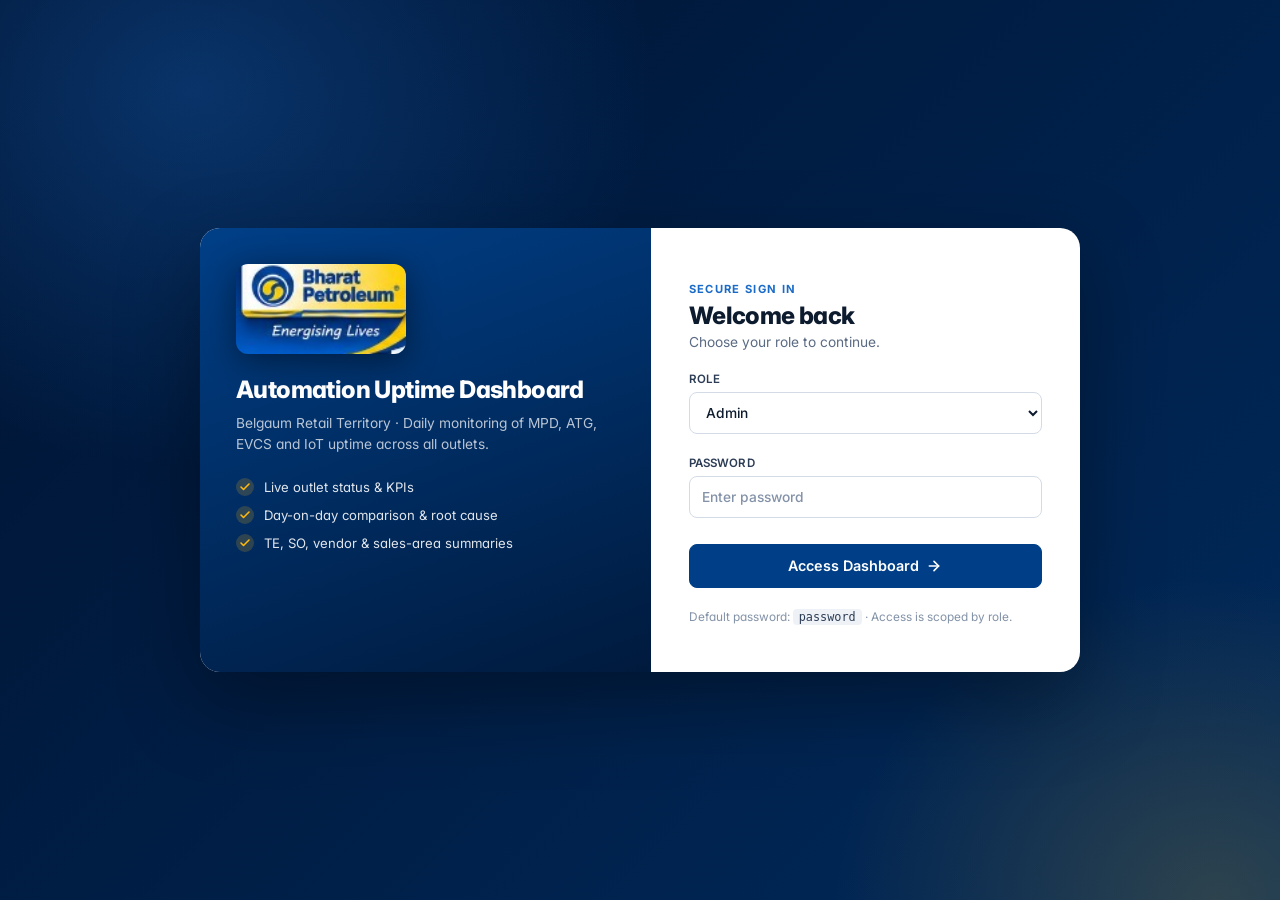
<file: index.html>
<!DOCTYPE html>
<html lang="en" data-theme="light">
<head>
  <meta charset="UTF-8">
  <meta name="viewport" content="width=device-width, initial-scale=1.0">
  <title>BPCL Belgaum | Automation Uptime Dashboard</title>
  
  <!-- Inter Font -->
  <link rel="preconnect" href="https://fonts.googleapis.com">
  <link rel="preconnect" href="https://fonts.gstatic.com" crossorigin>
  <link href="https://fonts.googleapis.com/css2?family=Inter:wght@300;400;500;600;700;800&display=swap" rel="stylesheet">
  
  <!-- Locally hosted JS Libraries for offline capability -->
  <script src="xlsx.full.min.js"></script>
  <script src="chart.umd.min.js"></script>
  <script src="ui-refresh.js"></script>
  
  <link rel="stylesheet" href="styles.css">
  <link rel="stylesheet" href="ui-refresh.css">
  <link rel="stylesheet" href="day_end_mis.css">
  <link rel="stylesheet" href="share_kit.css">
  <link rel="stylesheet" href="tank_stock_ui.css">
  <link rel="stylesheet" href="overview_layout.css">
  <link rel="stylesheet" href="multiselect.css">
  <link rel="stylesheet" href="territory_performance.css">
  <link rel="stylesheet" href="filter_drawer.css">
  <link rel="stylesheet" href="data_freshness.css">
  <link rel="stylesheet" href="dashboard_extra_charts.css">
  
  <!-- Favicon & PWA Icons with Official BPCL Automation Logo -->
  <link rel="icon" type="image/x-icon" href="favicon.ico">
  <link rel="icon" type="image/png" sizes="32x32" href="favicon-32x32.png">
  <link rel="icon" type="image/png" sizes="192x192" href="icon-192.png">
  <link rel="apple-touch-icon" href="apple-touch-icon.png">
  <link rel="manifest" href="manifest.json">
  <meta name="apple-mobile-web-app-capable" content="yes">
  <meta name="apple-mobile-web-app-status-bar-style" content="black-translucent">
  <meta name="apple-mobile-web-app-title" content="BPCL Uptime">
  <meta name="theme-color" content="#01204c">
  <script src="pwa-install.js" defer></script>
</head>
<body>

  <!-- Sidebar (Left) - Attached Style UI -->
    <!-- Sidebar (Left) - Exact Match to Attached Screenshot -->
  <aside class="sidebar bpcl-categorized-sidebar" id="app-sidebar" aria-label="Main navigation">
    <div class="sidebar-menu-scroll">
      
      <!-- Category 1: OVERVIEW -->
      <div class="sidebar-category-header">OVERVIEW</div>
      <div class="menu-item active" id="sidebar-overview-btn" data-tab="tab-overview" onclick="switchSidebarTab('tab-overview')">
        <svg viewBox="0 0 24 24" width="16" height="16" fill="none" stroke="currentColor" stroke-width="2"><path d="M3 9l9-7 9 7v11a2 2 0 0 1-2 2H5a2 2 0 0 1-2-2z"></path><polyline points="9 22 9 12 15 12 15 22"></polyline></svg>
        <span>Dashboard</span>
      </div>
      <div class="menu-item" id="sidebar-new-logic-btn" data-tab="tab-new-logic" onclick="switchSidebarTab('tab-new-logic')">
        <svg viewBox="0 0 24 24" width="16" height="16" fill="none" stroke="currentColor" stroke-width="2"><line x1="18" y1="20" x2="18" y2="10"></line><line x1="12" y1="20" x2="12" y2="4"></line><line x1="6" y1="20" x2="6" y2="14"></line></svg>
        <span>MIS Dashboard</span>
      </div>
      <div class="menu-item" id="sidebar-performance-trend-btn" data-tab="tab-performance-trend" onclick="switchSidebarTab('tab-performance-trend')">
        <svg viewBox="0 0 24 24" width="16" height="16" fill="none" stroke="currentColor" stroke-width="2"><polyline points="22 12 18 12 15 21 9 3 6 12 2 12"></polyline></svg>
        <span>Performance Trend</span>
      </div>

      <!-- Category 2: MONITORING -->
      <div class="sidebar-category-header">MONITORING</div>
      <div class="menu-item" id="sidebar-day-monitoring-btn" data-tab="tab-day-monitoring" onclick="switchSidebarTab('tab-day-monitoring')">
        <svg viewBox="0 0 24 24" width="16" height="16" fill="none" stroke="currentColor" stroke-width="2"><rect x="3" y="4" width="18" height="18" rx="2" ry="2"></rect><line x1="16" y1="2" x2="16" y2="6"></line><line x1="8" y1="2" x2="8" y2="6"></line><line x1="3" y1="10" x2="21" y2="10"></line></svg>
        <span>Day Monitoring</span>
      </div>
      <div class="menu-item" id="sidebar-monitoring-btn" data-tab="tab-monitoring" onclick="switchSidebarTab('tab-monitoring')">
        <svg viewBox="0 0 24 24" width="16" height="16" fill="none" stroke="currentColor" stroke-width="2"><rect x="2" y="3" width="20" height="14" rx="2" ry="2"></rect><line x1="8" y1="21" x2="16" y2="21"></line><line x1="12" y1="17" x2="12" y2="21"></line></svg>
        <span>Monitoring</span>
      </div>
      <div class="menu-item" id="sidebar-comparison-btn" data-tab="tab-comparison" onclick="switchSidebarTab('tab-comparison')">
        <svg viewBox="0 0 24 24" width="16" height="16" fill="none" stroke="currentColor" stroke-width="2"><line x1="19" y1="5" x2="5" y2="19"></line><circle cx="6.5" cy="6.5" r="2.5"></circle><circle cx="17.5" cy="17.5" r="2.5"></circle></svg>
        <span>Comparison</span>
      </div>
      <div class="menu-item" id="sidebar-outlets-status-btn" data-tab="tab-outlets-status" onclick="switchSidebarTab('tab-outlets-status')">
        <svg viewBox="0 0 24 24" width="16" height="16" fill="none" stroke="currentColor" stroke-width="2"><circle cx="12" cy="12" r="10"></circle><line x1="12" y1="8" x2="12" y2="12"></line><line x1="12" y1="16" x2="12.01" y2="16"></line></svg>
        <span>Outlets Status</span>
      </div>

      <div class="menu-item" id="sidebar-tank-stock-btn" data-tab="tab-tank-stock" onclick="switchSidebarTab('tab-tank-stock')">
        <svg viewBox="0 0 24 24" width="16" height="16" fill="none" stroke="currentColor" stroke-width="2"><path d="M4 19v-2a8 8 0 0 1 16 0v2"></path><rect x="6" y="5" width="12" height="14" rx="2"></rect><line x1="6" y1="11" x2="18" y2="11"></line></svg>
        <span>RO-Wise Tank Stock</span>
      </div>

      <!-- Category 3: SUMMARIES -->
      <div class="sidebar-category-header">SUMMARIES</div>
      <div class="menu-item" id="sidebar-sales-area-btn" data-tab="tab-sales-area" onclick="switchSidebarTab('tab-sales-area')">
        <svg viewBox="0 0 24 24" width="16" height="16" fill="none" stroke="currentColor" stroke-width="2"><rect x="3" y="3" width="7" height="7"></rect><rect x="14" y="3" width="7" height="7"></rect><rect x="14" y="14" width="7" height="7"></rect><rect x="3" y="14" width="7" height="7"></rect></svg>
        <span>Sales Areas</span>
      </div>
      <div class="menu-item" id="sidebar-vendor-summary-btn" data-tab="tab-vendor-summary" onclick="switchSidebarTab('tab-vendor-summary')">
        <svg viewBox="0 0 24 24" width="16" height="16" fill="none" stroke="currentColor" stroke-width="2"><rect x="1" y="3" width="15" height="13"></rect><polygon points="16 8 20 8 23 11 23 16 16 16 8"></polygon><circle cx="5.5" cy="18.5" r="2.5"></circle><circle cx="18.5" cy="18.5" r="2.5"></circle></svg>
        <span>Vendor Summary</span>
      </div>
      <div class="menu-item" id="sidebar-eo-summary-btn" data-tab="tab-eo-summary" onclick="switchSidebarTab('tab-eo-summary')">
        <svg viewBox="0 0 24 24" width="16" height="16" fill="none" stroke="currentColor" stroke-width="2"><path d="M20 21v-2a4 4 0 0 0-4-4H8a4 4 0 0 0-4 4v2"></path><circle cx="12" cy="7" r="4"></circle></svg>
        <span>TE Summary</span>
      </div>
      <div class="menu-item" id="sidebar-so-summary-btn" data-tab="tab-so-summary" onclick="switchSidebarTab('tab-so-summary')">
        <svg viewBox="0 0 24 24" width="16" height="16" fill="none" stroke="currentColor" stroke-width="2"><path d="M12 22s8-6.5 8-13a8 8 0 0 0-16 0c0 6.5 8 13 8 13z"></path><circle cx="12" cy="9" r="2.6"></circle></svg>
        <span>Territory Summary</span>
      </div>

      <!-- Category 4: REPORTS -->
      <div class="sidebar-category-header">REPORTS</div>
      <div class="menu-item" id="sidebar-day-end-mis-btn" data-tab="tab-day-end-mis" onclick="switchSidebarTab('tab-day-end-mis')">
        <svg viewBox="0 0 24 24" width="16" height="16" fill="none" stroke="currentColor" stroke-width="2"><path d="M14 2H6a2 2 0 0 0-2 2v16a2 2 0 0 0 2 2h12a2 2 0 0 0 2-2V8z"></path><polyline points="14 2 14 8 20 8"></polyline><path d="M12 18v-6"></path><polyline points="9 15 12 18 15 15"></polyline></svg>
        <span>Day End MIS Exporter</span>
      </div>
      <div class="menu-item" id="sidebar-territory-performance-btn" data-tab="tab-territory-performance" onclick="switchSidebarTab('tab-territory-performance')">
        <svg viewBox="0 0 24 24" width="16" height="16" fill="none" stroke="currentColor" stroke-width="2"><path d="M8 21h8"></path><path d="M12 17v4"></path><path d="M7 4h10v5a5 5 0 0 1-10 0z"></path><path d="M17 5h3v2a3 3 0 0 1-3 3"></path><path d="M7 5H4v2a3 3 0 0 0 3 3"></path></svg>
        <span>Territory Performance</span>
      </div>

      <!-- Category 5: DATA -->
      <div class="sidebar-category-header">DATA</div>
      <div class="menu-item" id="sidebar-ro-explorer-btn" data-tab="tab-ro-explorer" onclick="switchSidebarTab('tab-ro-explorer')">
        <svg viewBox="0 0 24 24" width="16" height="16" fill="none" stroke="currentColor" stroke-width="2"><path d="M14 2H6a2 2 0 0 0-2 2v16a2 2 0 0 0 2 2h12a2 2 0 0 0 2-2V8z"></path><polyline points="14 2 14 8 20 8"></polyline><line x1="16" y1="13" x2="8" y2="13"></line><line x1="16" y1="17" x2="8" y2="17"></line><polyline points="10 9 9 9 8 9"></polyline></svg>
        <span>RO Explorer</span>
      </div>
      <div class="menu-item" id="sidebar-mapping-btn" data-tab="tab-mapping" onclick="switchSidebarTab('tab-mapping')">
        <svg viewBox="0 0 24 24" width="16" height="16" fill="none" stroke="currentColor" stroke-width="2"><ellipse cx="12" cy="5" rx="9" ry="3"></ellipse><path d="M21 12c0 1.66-4 3-9 3s-9-1.34-9-3"></path><path d="M3 5v14c0 1.66 4 3 9 3s9-1.34 9-3V5"></path></svg>
        <span>Mappings Database</span>
      </div>

    </div>

    <!-- Bottom Action & Sync Section -->
    <div class="sidebar-bottom-actions">
      <button class="sidebar-action-btn sync-btn" id="btn-sync-sheet" title="Sync Google Sheet">
        <svg viewBox="0 0 24 24" width="13" height="13" fill="none" stroke="currentColor" stroke-width="2.5"><path d="M21.5 2v6h-6M21.34 15.57a10 10 0 1 1-.57-8.38l5.67-5.67"/></svg>
        <span>Sync Sheet</span>
      </button>
      <div class="file-input-wrapper">
        <button class="sidebar-action-btn upload-btn" id="btn-upload-trigger" onclick="document.getElementById('header-file-input').click()">
          <svg viewBox="0 0 24 24" width="13" height="13" fill="none" stroke="currentColor" stroke-width="2"><path d="M21 15v4a2 2 0 0 1-2 2H5a2 2 0 0 1-2-2v-4"></path><polyline points="7 10 12 15 17 10"></polyline><line x1="12" y1="15" x2="12" y2="3"></line></svg>
          <span>Upload Data</span>
        </button>
        <input type="file" id="header-file-input" accept=".xlsx, .xls, .csv" style="display: none;">
      </div>
      <button class="sidebar-action-btn install-btn" id="btn-sidebar-install" title="Install Web App" style="display: none;">
        <svg viewBox="0 0 24 24" width="13" height="13" fill="none" stroke="currentColor" stroke-width="2.2"><path d="M21 15v4a2 2 0 0 1-2 2H5a2 2 0 0 1-2-2v-4"/><polyline points="7 10 12 15 17 10"/><line x1="12" y1="15" x2="12" y2="3"/></svg>
        <span>Install App</span>
      </button>
      <div class="sidebar-user-row" id="user-profile-widget">
        <div class="sidebar-user-info">
          <span class="sidebar-user-role" id="user-profile-badge">ADMIN</span>
          <span class="sidebar-user-name" id="user-profile-name">Administrator</span>
        </div>
        <button id="btn-logout" class="sidebar-logout-btn" title="Logout">
          <svg viewBox="0 0 24 24" width="14" height="14" fill="none" stroke="currentColor" stroke-width="2"><path d="M9 21H5a2 2 0 0 1-2-2V5a2 2 0 0 1 2-2h4"></path><polyline points="16 17 21 12 16 7"></polyline><line x1="21" y1="12" x2="9" y2="12"></line></svg>
        </button>
      </div>
    </div>
  </aside>

  <!-- App Main Container -->
  <div class="app-container">

    <!-- Mobile Top Navigation Bar (Visible only on mobile/tablet) -->
    <header class="mobile-top-bar" id="mobile-top-bar">
      <button id="btn-menu-toggle" class="btn-mobile-menu" aria-label="Toggle navigation menu">
        <svg viewBox="0 0 24 24" width="22" height="22" fill="none" stroke="#ffffff" stroke-width="2.2" stroke-linecap="round"><line x1="3" y1="12" x2="21" y2="12"></line><line x1="3" y1="6" x2="21" y2="6"></line><line x1="3" y1="18" x2="21" y2="18"></line></svg>
      </button>
      <div class="mobile-bar-brand">
        <span class="mobile-brand-title">BPCL Belgaum</span>
        <span class="mobile-brand-sub">Automation Dashboard</span>
      </div>
      <div class="mobile-bar-actions">
        <button class="mobile-action-icon-btn mobile-install-btn" id="btn-mobile-install" title="Install App" style="display: none;">
          <svg viewBox="0 0 24 24" width="16" height="16" fill="none" stroke="#fbbf24" stroke-width="2.2"><path d="M21 15v4a2 2 0 0 1-2 2H5a2 2 0 0 1-2-2v-4"/><polyline points="7 10 12 15 17 10"/><line x1="12" y1="15" x2="12" y2="3"/></svg>
        </button>
        <button class="mobile-action-icon-btn mobile-sync-btn" onclick="document.getElementById('btn-sync-sheet')?.click()" title="Sync Google Sheet">
          <svg viewBox="0 0 24 24" width="16" height="16" fill="none" stroke="#10b981" stroke-width="2.5"><path d="M21.5 2v6h-6M21.34 15.57a10 10 0 1 1-.57-8.38l5.67-5.67"/></svg>
        </button>
        <button class="mobile-action-icon-btn" onclick="document.getElementById('header-file-input')?.click()" title="Upload Excel / CSV">
          <svg viewBox="0 0 24 24" width="16" height="16" fill="none" stroke="#ffffff" stroke-width="2.2"><path d="M21 15v4a2 2 0 0 1-2 2H5a2 2 0 0 1-2-2v-4"></path><polyline points="7 10 12 15 17 10"></polyline><line x1="12" y1="15" x2="12" y2="3"></line></svg>
        </button>
      </div>
    </header>

    <!-- Top Yellow Accent Strip -->
    <div class="top-yellow-accent-strip"></div>

    <main>
      
      <!-- Upload Dropzone (Visible when no file is loaded) -->
      <div id="upload-landing-view" class="upload-card-container" style="display: none;">
        <div class="upload-icon">
          <svg xmlns="http://www.w3.org/2000/svg" width="48" height="48" viewBox="0 0 24 24" fill="none" stroke="currentColor" stroke-width="1.5" stroke-linecap="round" stroke-linejoin="round"><path d="M21 15v4a2 2 0 0 1-2 2H5a2 2 0 0 1-2-2v-4"></path><polyline points="17 8 12 3 7 8"></polyline><line x1="12" y1="3" x2="12" y2="15"></line></svg>
        </div>
        <div class="upload-instructions">
          <h2>Upload Monitoring Data</h2>
          <p>Drag and drop your automation raw data Excel (.xlsx, .xls) or CSV export file here</p>
          <p style="margin-top: 0.5rem; font-size: 0.85rem; color: var(--text-secondary);">
            Note: If your sheet contains a "TE-SO Map" or "EO-SO Map" tab, mappings will auto-update.
          </p>
        </div>
        <div style="display: flex; gap: 1rem; align-items: center; justify-content: center; flex-wrap: wrap;">
          <div class="file-input-wrapper">
            <button class="browse-btn">Browse Files</button>
            <input type="file" id="main-file-input" accept=".xlsx, .xls, .csv">
          </div>
          <button class="browse-btn" id="btn-sync-sheet-landing" style="background-color: var(--accent-teal); color: white; display: inline-flex; align-items: center; gap: 0.5rem;">
            <svg xmlns="http://www.w3.org/2000/svg" width="14" height="14" viewBox="0 0 24 24" fill="none" stroke="currentColor" stroke-width="2.5" stroke-linecap="round" stroke-linejoin="round"><path d="M21.5 2v6h-6M21.34 15.57a10 10 0 1 1-.57-8.38l5.67-5.67"/></svg>
            Sync Google Sheet
          </button>
        </div>
        <div style="font-size: 0.72rem; color: var(--text-muted); cursor: pointer; text-decoration: underline; margin-top: 0.5rem;" id="link-setup-sheet-landing">Configure Google Sheet Link</div>
        <div class="sample-download" id="load-sample-btn" style="margin-top: 1rem;">Or load sample spreadsheet data</div>
      </div>

      <!-- Legacy header hooks: app.js / trend.js still write the loaded-file status here.
           Kept (visually hidden) so uploads, Sheet sync and offline restore never crash. -->
      <div class="header-file-meta-box" id="legacy-header-hooks" hidden style="display:none !important;">
        <span id="file-meta">No data loaded</span>
        <span id="header-upload-wrapper"></span>
        <span id="link-setup-sheet"></span>
      </div>

      <!-- Active Dashboard View -->
      <div id="dashboard-active-view" style="display: flex; flex-direction: column; gap: 1.25rem; width: 100%;">
        
        <!-- Tab Content Panels -->

        <!-- TAB 1: OVERVIEW -->
                <!-- TAB: OVERVIEW (Mockup Exact Match) -->
        <!-- Global Territory filter: shared by every menu (hidden on pages that have it in their own filter bar) -->
        <div class="scope-bar" id="scope-bar" data-share-hide>
          <div class="scope-left">
            <svg viewBox="0 0 24 24" width="16" height="16" fill="none" stroke="currentColor" stroke-width="2.2" stroke-linecap="round" stroke-linejoin="round"><path d="M12 22s8-6.5 8-13a8 8 0 0 0-16 0c0 6.5 8 13 8 13z"/><circle cx="12" cy="9" r="2.6"/></svg>
            <span class="scope-title">Territory</span>
          </div>
          <label class="scope-field"><select id="scope-territory" aria-label="Territory" data-all-label="All Territories"><option value="">All Territories</option></select></label>
          <span class="scope-hint">Applies to every menu</span>
          <span class="scope-chip" id="scope-active-chip" hidden></span>
        </div>

        <div class="tab-panel active" id="tab-overview">

          <!-- Automation Overview Section -->
          <div id="automation-overview-sec" style="width: 100%;">
            
            <!-- Dashboard filter bar (multi-select) -->
            <section class="dash-filter-bar" aria-label="Dashboard filters">
              <div class="dfb-head">
                <svg viewBox="0 0 24 24" width="16" height="16" fill="none" stroke="currentColor" stroke-width="2.4" stroke-linecap="round" stroke-linejoin="round"><polygon points="22 3 2 3 10 12.46 10 19 14 21 14 12.46 22 3"/></svg>
                <span>Filters</span>
                <span class="dfb-count" id="dash-filter-count" hidden></span>
              </div>
              <div class="dfb-fields">
                <label class="dfb-field dfb-territory"><span>Territory <em>· all menus</em></span><select id="dash-f-territory" aria-label="Territory" data-all-label="All Territories"><option value="">All Territories</option></select></label>
                <label class="dfb-field"><span>Sales Area</span><select id="dash-f-area" aria-label="Sales Area"><option value="">All Sales Areas</option></select></label>
                <label class="dfb-field"><span>Territory Engineer</span><select id="dash-f-te" aria-label="Territory Engineer"><option value="">All TEs</option></select></label>
                <label class="dfb-field"><span>Vendor</span><select id="dash-f-vendor" aria-label="Vendor"><option value="">All Vendors</option></select></label>
                <label class="dfb-field"><span>Uptime Status</span><select id="dash-f-status" aria-label="Uptime Status"><option value="">All Statuses</option></select></label>
                <label class="dfb-field"><span>Technology</span><select id="dash-f-tech" aria-label="Technology"><option value="">All Technologies</option></select></label>
              </div>
              <button type="button" class="dfb-reset" id="filter-reset-global-btn" onclick="resetGlobalDashboardFilters()" style="display: none;">
                <svg viewBox="0 0 24 24" width="14" height="14" fill="none" stroke="currentColor" stroke-width="2.6" stroke-linecap="round"><line x1="18" y1="6" x2="6" y2="18"/><line x1="6" y1="6" x2="18" y2="18"/></svg>
                <span>Clear filters</span>
              </button>
            </section>

            <!-- 8 KPI Cards Row (Single Row) -->
            <div class="kpi-row-8">
              <!-- Card 1: Total Outlets (Blue Border) -->
              <div class="kpi-card-v2 border-blue" onclick="openKpiDetailsModal('total')">
                <div class="kpi-v2-top">
                  <div class="kpi-v2-icon icon-blue">
                    <svg xmlns="http://www.w3.org/2000/svg" width="16" height="16" viewBox="0 0 24 24" fill="none" stroke="currentColor" stroke-width="2"><path d="M3 22h12"></path><path d="M4 9h10"></path><path d="M4 22V4a2 2 0 0 1 2-2h6a2 2 0 0 1 2 2v18"></path><path d="M14 13h2a2 2 0 0 1 2 2v2a2 2 0 0 0 2 2a2 2 0 0 0 2-2V9.83a2 2 0 0 0-.59-1.42L18 5"></path></svg>
                  </div>
                  <span class="kpi-v2-label">Total Outlets</span>
                </div>
                <div class="kpi-v2-value text-navy" id="kpi-total-ros">392</div>
              </div>

              <!-- Card 2: Fully Online (Green Border) -->
              <div class="kpi-card-v2 border-green" onclick="openKpiDetailsModal('fully')">
                <div class="kpi-v2-top">
                  <div class="kpi-v2-icon icon-green">
                    <svg xmlns="http://www.w3.org/2000/svg" width="16" height="16" viewBox="0 0 24 24" fill="none" stroke="currentColor" stroke-width="2.5"><path d="M22 11.08V12a10 10 0 1 1-5.93-9.14"></path><polyline points="22 4 12 14.01 9 11.01"></polyline></svg>
                  </div>
                  <span class="kpi-v2-label">Fully Online</span>
                </div>
                <div class="kpi-v2-value text-green" id="kpi-fully-online">381</div>
              </div>

              <!-- Card 3: Partially Online (Purple Border) -->
              <div class="kpi-card-v2 border-purple" onclick="openKpiDetailsModal('partially')">
                <div class="kpi-v2-top">
                  <div class="kpi-v2-icon icon-purple">
                    <svg xmlns="http://www.w3.org/2000/svg" width="16" height="16" viewBox="0 0 24 24" fill="none" stroke="currentColor" stroke-width="2"><path d="M5 12.55a11 11 0 0 1 14.08 0"></path><path d="M1.42 9a16 16 0 0 1 21.16 0"></path><path d="M8.53 16.11a6 6 0 0 1 6.95 0"></path><line x1="12" y1="20" x2="12.01" y2="20"></line></svg>
                  </div>
                  <span class="kpi-v2-label">Partially Online</span>
                </div>
                <div class="kpi-v2-value text-purple" id="kpi-partially-online">8</div>
              </div>

              <!-- Card 4: Offline Outlets (Red Border) -->
              <div class="kpi-card-v2 border-red" onclick="openKpiDetailsModal('offline')">
                <div class="kpi-v2-top">
                  <div class="kpi-v2-icon icon-red">
                    <svg xmlns="http://www.w3.org/2000/svg" width="16" height="16" viewBox="0 0 24 24" fill="none" stroke="currentColor" stroke-width="2.2"><path d="M18.36 6.64a9 9 0 1 1-12.73 0"></path><line x1="12" y1="2" x2="12" y2="12"></line></svg>
                  </div>
                  <span class="kpi-v2-label">Offline Outlets</span>
                </div>
                <div class="kpi-v2-value text-red" id="kpi-offline">3</div>
              </div>

              <!-- Card 5: MPD Uptime (Sky Blue Border) -->
              <div class="kpi-card-v2 border-sky" onclick="openKpiDetailsModal('mpd')">
                <div class="kpi-v2-top">
                  <div class="kpi-v2-icon icon-sky">
                    <svg xmlns="http://www.w3.org/2000/svg" width="16" height="16" viewBox="0 0 24 24" fill="none" stroke="currentColor" stroke-width="2"><rect x="2" y="3" width="20" height="14" rx="2" ry="2"></rect><line x1="8" y1="21" x2="16" y2="21"></line><line x1="12" y1="17" x2="12" y2="21"></line></svg>
                  </div>
                  <span class="kpi-v2-label">MPD Uptime</span>
                </div>
                <div class="kpi-v2-value text-sky" id="kpi-mpd-uptime">98.69%</div>
              </div>

              <!-- Card 6: Tank Uptime (Teal Border) -->
              <div class="kpi-card-v2 border-teal" onclick="openKpiDetailsModal('tank')">
                <div class="kpi-v2-top">
                  <div class="kpi-v2-icon icon-teal">
                    <svg xmlns="http://www.w3.org/2000/svg" width="16" height="16" viewBox="0 0 24 24" fill="none" stroke="currentColor" stroke-width="2"><ellipse cx="12" cy="5" rx="9" ry="3"></ellipse><path d="M21 12c0 1.66-4 3-9 3s-9-1.34-9-3"></path><path d="M3 5v14c0 1.66 4 3 9 3s9-1.34 9-3V5"></path></svg>
                  </div>
                  <span class="kpi-v2-label">Tank Uptime</span>
                </div>
                <div class="kpi-v2-value text-teal" id="kpi-tank-uptime">98.92%</div>
              </div>

              <!-- Card 7: Territory Uptime (Deep Navy Border) -->
              <div class="kpi-card-v2 border-navy" onclick="openKpiDetailsModal('territory')">
                <div class="kpi-v2-top">
                  <div class="kpi-v2-icon icon-navy">
                    <svg xmlns="http://www.w3.org/2000/svg" width="16" height="16" viewBox="0 0 24 24" fill="none" stroke="currentColor" stroke-width="2"><path d="M17 21v-2a4 4 0 0 0-4-4H5a4 4 0 0 0-4 4v2"></path><circle cx="9" cy="7" r="4"></circle><path d="M23 21v-2a4 4 0 0 0-3-3.87"></path><path d="M16 3.13a4 4 0 0 1 0 7.75"></path></svg>
                  </div>
                  <span class="kpi-v2-label">Territory Uptime</span>
                </div>
                <div class="kpi-v2-value text-navy" id="kpi-territory-uptime">98.81%</div>
              </div>

              <!-- Card 8: Auto RSP % (Blue Border) -->
              <div class="kpi-card-v2 border-blue" onclick="openKpiDetailsModal('autorsp')">
                <div class="kpi-v2-top">
                  <div class="kpi-v2-icon icon-blue">
                    <svg xmlns="http://www.w3.org/2000/svg" width="16" height="16" viewBox="0 0 24 24" fill="none" stroke="currentColor" stroke-width="2"><circle cx="12" cy="12" r="3"></circle><path d="M19.4 15a1.65 1.65 0 0 0 .33 1.82l.06.06a2 2 0 0 1 0 2.83 2 2 0 0 1-2.83 0l-.06-.06a1.65 1.65 0 0 0-1.82-.33 1.65 1.65 0 0 0-1 1.51V21a2 2 0 0 1-2 2 2 2 0 0 1-2-2v-.09A1.65 1.65 0 0 0 9 19.4a1.65 1.65 0 0 0-1.82.33l-.06.06a2 2 0 0 1-2.83 0 2 2 0 0 1 0-2.83l.06-.06a1.65 1.65 0 0 0 .33-1.82 1.65 1.65 0 0 0-1.51-1H3a2 2 0 0 1-2-2 2 2 0 0 1 2-2h.09A1.65 1.65 0 0 0 4.6 9a1.65 1.65 0 0 0-.33-1.82l-.06-.06a2 2 0 0 1 0-2.83 2 2 0 0 1 2.83 0l.06.06a1.65 1.65 0 0 0 1.82.33H9a1.65 1.65 0 0 0 1-1.51V3a2 2 0 0 1 2-2 2 2 0 0 1 2 2v.09a1.65 1.65 0 0 0 1 1.51 1.65 1.65 0 0 0 1.82-.33l.06-.06a2 2 0 0 1 2.83 0 2 2 0 0 1 0 2.83l-.06.06a1.65 1.65 0 0 0-.33 1.82V9a1.65 1.65 0 0 0 1.51 1H21a2 2 0 0 1 2 2 2 2 0 0 1-2 2h-.09a1.65 1.65 0 0 0-1.51 1z"></path></svg>
                  </div>
                  <span class="kpi-v2-label">Auto RSP %</span>
                </div>
                <div class="kpi-v2-value text-blue" id="kpi-auto-rsp">98.98%</div>
              </div>
            </div>

            <!-- Main Layout: chart grid (left) + territory uptime chart (right side) -->
            <div class="overview-body-container">

              <!-- Left Section: 2x2 Grid of 4 Cards -->
              <div class="overview-main-grid">

                <!-- 1. Top-Left: Sales Area Performance -->
                <div class="panel-card">
                  <div class="panel-card-header">
                    <div class="panel-card-header-left">
                      <div class="panel-icon-wrap icon-blue">
                        <svg xmlns="http://www.w3.org/2000/svg" width="16" height="16" viewBox="0 0 24 24" fill="none" stroke="currentColor" stroke-width="2.5"><line x1="18" y1="20" x2="18" y2="10"></line><line x1="12" y1="20" x2="12" y2="4"></line><line x1="6" y1="20" x2="6" y2="14"></line></svg>
                      </div>
                      <div>
                        <div class="panel-card-title">Sales Area Performance</div>
                        <div class="panel-card-subtitle">UPTIME TREND</div>
                      </div>
                    </div>
                  </div>
                  <div class="chart-canvas-container" style="height: 195px;">
                    <canvas id="sales-area-bar-chart"></canvas>
                  </div>
                </div>

                <!-- 2. Top-Right: Equipment Performance Summary -->
                <div class="panel-card">
                  <div class="panel-card-header">
                    <div class="panel-card-header-left">
                      <div class="panel-icon-wrap icon-blue">
                        <svg xmlns="http://www.w3.org/2000/svg" width="16" height="16" viewBox="0 0 24 24" fill="none" stroke="currentColor" stroke-width="2"><circle cx="12" cy="12" r="3"></circle><path d="M19.4 15a1.65 1.65 0 0 0 .33 1.82l.06.06a2 2 0 0 1 0 2.83 2 2 0 0 1-2.83 0l-.06-.06a1.65 1.65 0 0 0-1.82-.33 1.65 1.65 0 0 0-1 1.51V21a2 2 0 0 1-2 2 2 2 0 0 1-2-2v-.09A1.65 1.65 0 0 0 9 19.4a1.65 1.65 0 0 0-1.82.33l-.06.06a2 2 0 0 1-2.83 0 2 2 0 0 1 0-2.83l.06-.06a1.65 1.65 0 0 0 .33-1.82 1.65 1.65 0 0 0-1.51-1H3a2 2 0 0 1-2-2 2 2 0 0 1 2-2h.09A1.65 1.65 0 0 0 4.6 9a1.65 1.65 0 0 0-.33-1.82l-.06-.06a2 2 0 0 1 0-2.83 2 2 0 0 1 2.83 0l.06.06a1.65 1.65 0 0 0 1.82.33H9a1.65 1.65 0 0 0 1-1.51V3a2 2 0 0 1 2-2 2 2 0 0 1 2 2v.09a1.65 1.65 0 0 0 1 1.51 1.65 1.65 0 0 0 1.82-.33l.06-.06a2 2 0 0 1 2.83 0 2 2 0 0 1 0 2.83l-.06.06a1.65 1.65 0 0 0-.33 1.82V9a1.65 1.65 0 0 0 1.51 1H21a2 2 0 0 1 2 2 2 2 0 0 1-2 2h-.09a1.65 1.65 0 0 0-1.51 1z"></path></svg>
                      </div>
                      <div>
                        <div class="panel-card-title">Equipment Performance Summary</div>
                        <div class="panel-card-subtitle">MPD VS TANK UPTIME</div>
                      </div>
                    </div>
                  </div>
                  <div class="chart-canvas-container" style="height: 195px;">
                    <canvas id="equipment-comp-chart"></canvas>
                  </div>
                </div>

                <!-- 3. Bottom-Left: Territory Engineer (TE) -->
                <div class="panel-card">
                  <div class="panel-card-header">
                    <div class="panel-card-header-left">
                      <div class="panel-icon-wrap icon-blue">
                        <svg xmlns="http://www.w3.org/2000/svg" width="16" height="16" viewBox="0 0 24 24" fill="none" stroke="currentColor" stroke-width="2.5"><path d="M20 21v-2a4 4 0 0 0-4-4H8a4 4 0 0 0-4 4v2"></path><circle cx="12" cy="7" r="4"></circle></svg>
                      </div>
                      <div>
                        <div class="panel-card-title">Territory Engineer (TE)</div>
                        <div class="panel-card-subtitle">UPTIME PERFORMANCE</div>
                      </div>
                    </div>
                  </div>
                  <div class="chart-canvas-container" style="height: 195px;">
                    <canvas id="eo-horizontal-chart"></canvas>
                  </div>
                </div>

                <!-- 4. Bottom-Right: RO Uptime Status Distribution -->
                <div class="panel-card">
                  <div class="panel-card-header">
                    <div class="panel-card-header-left">
                      <div class="panel-icon-wrap icon-blue">
                        <svg xmlns="http://www.w3.org/2000/svg" width="16" height="16" viewBox="0 0 24 24" fill="none" stroke="currentColor" stroke-width="2.2"><path d="M21.21 15.89A10 10 0 1 1 8 2.83"></path><path d="M22 12A10 10 0 0 0 12 2v10z"></path></svg>
                      </div>
                      <div>
                        <div class="panel-card-title">RO Uptime Status Distribution</div>
                        <div class="panel-card-subtitle">OUTLETS STATUS BREAKDOWN</div>
                      </div>
                    </div>
                  </div>
                  <div class="donut-chart-flex">
                    <div class="donut-chart-wrapper">
                      <canvas id="status-doughnut-chart"></canvas>
                    </div>
                    <div class="donut-legend-list">
                      <div class="donut-legend-row" onclick="toggleDashboardFilter('status', 'Fully Online')">
                        <span class="donut-dot dot-online"></span>
                        <span class="donut-name">Online</span>
                        <span class="donut-val" id="donut-val-online">381 (97.19%)</span>
                      </div>
                      <div class="donut-legend-row" onclick="toggleDashboardFilter('status', 'Partially Online')">
                        <span class="donut-dot dot-partial"></span>
                        <span class="donut-name">Partial</span>
                        <span class="donut-val" id="donut-val-partial">8 (2.04%)</span>
                      </div>
                      <div class="donut-legend-row" onclick="toggleDashboardFilter('status', 'Offline')">
                        <span class="donut-dot dot-offline"></span>
                        <span class="donut-name">Offline</span>
                        <span class="donut-val" id="donut-val-offline">3 (0.77%)</span>
                      </div>
                    </div>
                  </div>
                </div>

              </div>

              <!-- Right side: one tall chart — territory equipment-uptime ranking -->
              <aside class="panel-card dx-side" aria-labelledby="dx-top-title">
                <div class="panel-card-header">
                  <div class="panel-card-header-left">
                    <div class="panel-icon-wrap icon-blue">
                      <svg xmlns="http://www.w3.org/2000/svg" width="16" height="16" viewBox="0 0 24 24" fill="none" stroke="currentColor" stroke-width="2.2" stroke-linecap="round" stroke-linejoin="round" aria-hidden="true"><path d="M8 21h8"></path><path d="M12 17v4"></path><path d="M7 4h10v5a5 5 0 0 1-10 0z"></path><path d="M17 5h3v2a3 3 0 0 1-3 3"></path><path d="M7 5H4v2a3 3 0 0 0 3 3"></path></svg>
                    </div>
                    <div>
                      <div class="panel-card-title" id="dx-top-title">Top 10 Territories · Equipment Uptime</div>
                      <div class="panel-card-subtitle" id="dx-top-sub">MPD + ATG ONLINE ÷ ONBOARDED</div>
                    </div>
                  </div>
                </div>
                <div class="dx-side-chart">
                  <canvas id="dx-top-territory-chart" role="img" aria-label="Territories ranked by equipment uptime"></canvas>
                  <div class="dx-empty" id="dx-top-empty" hidden>No uptime data loaded yet.</div>
                </div>
                <button type="button" class="dx-link dx-side-link" onclick="switchSidebarTab('tab-territory-performance')">Full Territory Performance report →</button>
              </aside>


            </div>

          </div>

          <!-- EVCS Overview Section (Preserved) -->
          <div id="evcs-overview-sec" style="display: none; width: 100%;">
            <div class="kpi-row" style="grid-template-columns: repeat(5, minmax(0, 1fr));">
              <div class="kpi-card card-orange" style="border-left: 4px solid #f68b1e;">
                <div class="kpi-label">TOTAL CHARGERS</div>
                <div class="kpi-value" id="evcs-kpi-total" onclick="openEvcsDetailsModal('total')">-</div>
                <div class="kpi-subtext" id="evcs-kpi-total-sub">Source: charger_status.xlsx</div>
              </div>
              <div class="kpi-card card-green" style="border-left: 4px solid #10b981;">
                <div class="kpi-label">ONLINE CHARGERS</div>
                <div class="kpi-value" id="evcs-kpi-online" onclick="openEvcsDetailsModal('online')">-</div>
                <div class="kpi-subtext" id="evcs-kpi-online-sub">-</div>
              </div>
              <div class="kpi-card card-red" style="border-left: 4px solid #ef4444;">
                <div class="kpi-label">OFFLINE CHARGERS</div>
                <div class="kpi-value" id="evcs-kpi-offline" onclick="openEvcsDetailsModal('offline')">-</div>
                <div class="kpi-subtext" id="evcs-kpi-offline-sub">-</div>
              </div>
              <div class="kpi-card card-blue" style="border-left: 4px solid #3b82f6;">
                <div class="kpi-label">FAME CHARGERS</div>
                <div class="kpi-value" id="evcs-kpi-fame" onclick="openEvcsDetailsModal('fame')">-</div>
                <div class="kpi-subtext" id="evcs-kpi-fame-sub">-</div>
              </div>
              <div class="kpi-card card-purple" style="border-left: 4px solid #8b5cf6;">
                <div class="kpi-label">NON FAME CHARGERS</div>
                <div class="kpi-value" id="evcs-kpi-nonfame" onclick="openEvcsDetailsModal('nonfame')">-</div>
                <div class="kpi-subtext" id="evcs-kpi-nonfame-sub">-</div>
              </div>
            </div>

            <div class="dashboard-grid-layout" style="grid-template-columns: 1fr 1.3fr 1.3fr; gap: 1.5rem; margin-top: 1.5rem;">
              <div class="panel-card">
                <div class="panel-card-header" style="border-left: 4px solid #f68b1e; padding-left: 0.75rem;">
                  <span class="panel-card-title" style="font-weight: 700; color: #1a202c; font-size: 1.1rem;">Overall Online Ratio</span>
                </div>
                <div class="chart-canvas-container" style="height: 300px; margin-top: 1rem; display: flex; align-items: center; justify-content: center;">
                  <canvas id="evcs-ratio-chart"></canvas>
                </div>
              </div>
              <div class="panel-card">
                <div class="panel-card-header" style="border-left: 4px solid #f68b1e; padding-left: 0.75rem;">
                  <span class="panel-card-title" style="font-weight: 700; color: #1a202c; font-size: 1.1rem;">Territory TE</span>
                </div>
                <div class="chart-canvas-container" style="height: 300px; margin-top: 1rem;">
                  <canvas id="evcs-eo-chart"></canvas>
                </div>
              </div>
              <div class="panel-card">
                <div class="panel-card-header" style="border-left: 4px solid #f68b1e; padding-left: 0.75rem;">
                  <span class="panel-card-title" style="font-weight: 700; color: #1a202c; font-size: 1.1rem;">Sales Officers</span>
                </div>
                <div class="chart-canvas-container" style="height: 300px; margin-top: 1rem;">
                  <canvas id="evcs-so-chart"></canvas>
                </div>
              </div>
            </div>
          </div>
          
        </div>

        <!-- TAB: DAY MONITORING -->
        <div class="tab-panel" id="tab-day-monitoring">
          <div class="table-card">
            <div class="table-card-header">
              <h3>Day Monitoring (Offline & Partially Online Sites)</h3>
              <div class="search-filter-controls">
                <input type="text" class="search-input" id="day-search-input" placeholder="Search by ROID, name, TE, SO...">
                <button class="btn-primary" id="export-day-monitoring-btn">
                  <svg xmlns="http://www.w3.org/2000/svg" width="14" height="14" viewBox="0 0 24 24" fill="none" stroke="currentColor" stroke-width="2"><path d="M21 15v4a2 2 0 0 1-2 2H5a2 2 0 0 1-2-2v-4"></path><polyline points="7 10 12 15 17 10"></polyline><line x1="12" y1="15" x2="12" y2="3"></line></svg>
                  Export Day Monitoring
                </button>
                <button class="btn-primary" id="save-day-monitoring-drive-btn" title="Save today's Day Monitoring data to the shared Google Drive archive">
                  <span style="font-size:14px;">☁</span> Save Daily Data to Drive
                </button>
              </div>
            </div>
            <div id="day-monitoring-cloud-status" style="font-size:0.78rem; margin:0 1rem 0.5rem; opacity:0.75;">Shared Day Monitoring: cloud sync enabled (with offline fallback).</div>
            <div class="table-responsive-container">
              <table class="data-table" id="day-monitoring-table">
                <thead>
                  <tr>
                    <th>ROID</th>
                    <th>Retail Outlet</th>
                    <th>
                      Sales Area
                      <select id="day-filter-area" class="header-filter-select">
                        <option value="">All</option>
                      </select>
                    </th>
                    <th>
                      Vendor
                      <select id="day-filter-vendor" class="header-filter-select">
                        <option value="">All</option>
                      </select>
                    </th>
                    <th>Uptime %</th>
                    <th>
                      Status
                      <select id="day-filter-status" class="header-filter-select">
                        <option value="">All</option>
                        <option value="Offline">Offline</option>
                        <option value="Partially Online">Partially Online</option>
                      </select>
                    </th>
                    <th>
                      IOT/WFCC
                      <select id="day-filter-tech" class="header-filter-select">
                        <option value="">All</option>
                        <option value="IOT">IOT</option>
                        <option value="WFCC">WFCC</option>
                      </select>
                    </th>
                    <th>
                      Responsibility
                      <select id="day-filter-resp" class="header-filter-select">
                        <option value="">All</option>
                        <option value="DEALER">DEALER</option>
                        <option value="BPCL">BPCL</option>
                        <option value="RA VENDOR">RA VENDOR</option>
                        <option value="VENDOR">VENDOR</option>
                      </select>
                    </th>
                    <th>Complaint Remarks</th>
                    <th>Target Date</th>
                    <th>Offline MPD(s)</th>
                    <th>Offline Tank(s)</th>
                  </tr>
                </thead>
                <tbody id="day-monitoring-tbody">
                  <!-- Inserted Dynamically -->
                </tbody>
              </table>
            </div>
          </div>
        </div>

        <!-- TAB: MONITORING (STATUS COMPARISON) -->
        <div class="tab-panel" id="tab-monitoring">
          <div class="table-card">
            <div class="table-card-header" style="flex-direction: column; align-items: flex-start; gap: 1rem;">
              <div style="display: flex; justify-content: space-between; width: 100%; align-items: center;">
                <h3>Monitoring (Status Comparison)</h3>
                <button class="btn-primary" id="export-monitoring-btn">
                  <svg xmlns="http://www.w3.org/2000/svg" width="14" height="14" viewBox="0 0 24 24" fill="none" stroke="currentColor" stroke-width="2"><path d="M21 15v4a2 2 0 0 1-2 2H5a2 2 0 0 1-2-2v-4"></path><polyline points="7 10 12 15 17 10"></polyline><line x1="12" y1="15" x2="12" y2="3"></line></svg>
                  Export Comparison
                </button>
              </div>
              
              <!-- Baseline Selector Controls -->
              <div style="display: flex; flex-wrap: wrap; gap: 0.5rem 1.5rem; align-items: center; background: var(--bg-primary); padding: 0.75rem 1rem; border-radius: 12px; width: 100%; box-shadow: var(--shadow-inset-sm); box-sizing: border-box;">
                <div style="display: flex; flex-direction: column; gap: 0.25rem; min-width: 0; max-width: 100%;">
                  <label for="mon-baseline-select" style="font-size: 0.7rem; font-weight: 700; color: var(--text-muted); text-transform: uppercase;">Compare Against (Baseline)</label>
                  <select id="mon-baseline-select" class="form-control" style="font-size: 0.8rem; font-weight: 600; padding: 4px 8px; width: 320px; max-width: 100%; cursor: pointer;"></select>
                </div>
                <div id="mon-baseline-info" style="font-size: 0.8rem; font-weight: 700; color: var(--text-secondary); margin-top: 1rem; min-width: 0; overflow-wrap: anywhere;">
                  Loading baseline info...
                </div>
              </div>


              <!-- WhatsApp dealer alerts -->
              <div class="wa-panel" id="wa-alert-panel">
                <div class="wa-panel-head">
                  <div class="wa-title">
                    <svg xmlns="http://www.w3.org/2000/svg" width="16" height="16" viewBox="0 0 24 24" fill="none" stroke="currentColor" stroke-width="2" aria-hidden="true"><path d="M21 11.5a8.38 8.38 0 0 1-.9 3.8 8.5 8.5 0 0 1-7.6 4.7 8.38 8.38 0 0 1-3.8-.9L3 21l1.9-5.7a8.38 8.38 0 0 1-.9-3.8 8.5 8.5 0 0 1 4.7-7.6 8.38 8.38 0 0 1 3.8-.9h.5a8.48 8.48 0 0 1 8 8v.5z"></path></svg>
                    WhatsApp dealer alerts
                    <span id="wa-status-chip" class="wa-chip wa-chip-idle">Checking backend…</span>
                  </div>
                  <div class="wa-actions">
                    <button type="button" class="btn-secondary wa-btn" id="wa-template-btn">Contacts template</button>
                    <button type="button" class="btn-secondary wa-btn" id="wa-upload-btn">Upload dealer numbers</button>
                    <input type="file" id="wa-upload-input" accept=".xlsx,.xls,.csv" hidden>
                    <button type="button" class="btn-primary wa-btn" id="wa-send-now-btn" disabled>Send pending now</button>
                  </div>
                </div>
                <div class="wa-panel-body">
                  <div class="wa-stats">
                    <div class="wa-stat"><span id="wa-stat-drops">0</span><label>Drops today</label></div>
                    <div class="wa-stat wa-stat-ok"><span id="wa-stat-sent">0</span><label>Alerts sent</label></div>
                    <div class="wa-stat wa-stat-warn"><span id="wa-stat-pending">0</span><label>Pending</label></div>
                    <div class="wa-stat wa-stat-mute"><span id="wa-stat-nonum">0</span><label>No number</label></div>
                  </div>
                  <div class="wa-auto">
                    <label class="wa-switch"><input type="checkbox" id="wa-auto-toggle"><span class="wa-slider" aria-hidden="true"></span><span class="wa-switch-label">Auto-send alerts for new drops</span></label>
                    <div id="wa-auto-note" class="wa-note"></div>
                    <div id="wa-baseline" class="wa-note"></div>
                  </div>
                  <div class="wa-rules" aria-label="Alert rules">
                    <div><b>Offline</b> → check internet connection, FCC ON, HOS status green</div>
                    <div><b>MPD offline</b> → Turn ON all MPDs</div>
                    <div><b>ATG offline</b> → restart the ATG console</div>
                    <div><b>Every alert</b> → raise a complaint if a technical fault persists</div>
                  </div>
                </div>
                <div class="wa-log-bar">
                  <button type="button" class="comp-link-btn" id="wa-log-toggle" aria-expanded="false" aria-controls="wa-log-wrap">Show today's log</button>
                  <button type="button" class="comp-link-btn" id="wa-refresh-btn">Refresh</button>
                </div>
                <div class="wa-log-wrap" id="wa-log-wrap">
                  <table class="wa-log-table"><thead><tr><th>Time</th><th>Retail outlet</th><th>Alert</th><th>Result</th><th>Via</th></tr></thead><tbody id="wa-log-body"></tbody></table>
                </div>
              </div>
              <!-- Filter Controls -->
              <div class="filter-row" style="display: flex; gap: 0.75rem; width: 100%; flex-wrap: wrap; margin-top: 0.5rem; align-items: center;">
                <button class="filter-pill active" id="mon-filter-all">All Sites</button>
                <button class="filter-pill" id="mon-filter-drops">Status Drops Only (Recommended)</button>
                <button class="filter-pill" id="mon-filter-upgrades">Status Improvements</button>
                <button class="filter-pill" id="mon-filter-changes">All Changes</button>
                
                <input type="text" class="search-input" id="mon-search-input" placeholder="Search by ROID, name, sales area, vendor..." style="margin-left: auto; max-width: 250px; font-size: 0.8rem; height: 32px;">
              </div>
            </div>
            
            <div class="table-responsive-container">
              <table class="data-table" id="monitoring-comparison-table">
                <thead>
                  <tr>
                    <th>ROID</th>
                    <th>Retail Outlet</th>
                    <th>
                      Sales Area
                      <select id="mon-filter-area-select" class="header-filter-select">
                        <option value="">All</option>
                      </select>
                    </th>
                    <th>
                      Vendor
                      <select id="mon-filter-vendor-select" class="header-filter-select">
                        <option value="">All</option>
                      </select>
                    </th>
                    <th>
                      MST
                      <select id="mon-filter-mst-select" class="header-filter-select">
                        <option value="">All</option>
                      </select>
                    </th>
                    <th>
                      Yesterday Status
                      <select id="mon-filter-base-status" class="header-filter-select">
                        <option value="">All</option>
                        <option value="Fully Online">Fully Online</option>
                        <option value="Partially Online">Partially Online</option>
                        <option value="Offline">Offline</option>
                      </select>
                    </th>
                    <th>
                      Current Status
                      <select id="mon-filter-curr-status" class="header-filter-select">
                        <option value="">All</option>
                        <option value="Fully Online">Fully Online</option>
                        <option value="Partially Online">Partially Online</option>
                        <option value="Offline">Offline</option>
                      </select>
                    </th>
                    <th style="text-align: center;">
                      Change Status
                      <select id="mon-filter-change-status" class="header-filter-select">
                        <option value="">All</option>
                        <option value="Drop">Drop</option>
                        <option value="Improvement">Improvement</option>
                        <option value="Unchanged">Unchanged</option>
                      </select>
                    </th>
                    <th style="text-align: center;">Offline MPDs</th>
                    <th style="text-align: center;">Offline Tanks</th>
                    <th style="text-align: center;">Dealer Alert</th>
                  </tr>
                </thead>
                <tbody id="monitoring-comparison-tbody">
                  <tr><td colspan="11" style="text-align: center; padding: 2rem;">No data loaded. Please upload monitoring spreadsheet.</td></tr>
                </tbody>
              </table>
            </div>
          </div>
        </div>

        <!-- TAB: 3-DAY EOD COMPARISON & ROOT-CAUSE ENGINE (v4) -->
        <div class="tab-panel" id="tab-comparison">
          <div class="table-card comp-root">
            <div class="table-card-header comp-header">
              <div class="comp-title-row">
                <div>
                  <h3 class="comp-title">
                    <span>3-Day Comparison &amp; Root-Cause Engine</span>
                    <span id="comp-period-badge" class="comp-period-badge">Loading…</span>
                  </h3>
                  <div class="comp-subtitle">Compares real end-of-day status across 3 dates to separate equipment faults from dealer-side downtime.</div>
                </div>
                <div class="comp-actions">
                  <button type="button" class="btn-secondary" id="comp-import-btn" title="Add a past day's MIS file to history">
                    <svg xmlns="http://www.w3.org/2000/svg" width="14" height="14" viewBox="0 0 24 24" fill="none" stroke="currentColor" stroke-width="2"><path d="M21 15v4a2 2 0 0 1-2 2H5a2 2 0 0 1-2-2v-4"></path><polyline points="17 8 12 3 7 8"></polyline><line x1="12" y1="3" x2="12" y2="15"></line></svg>
                    Import past day
                  </button>
                  <button type="button" class="btn-secondary" id="comp-snapshot-btn" title="Save the currently loaded data as today's EOD snapshot">
                    <svg xmlns="http://www.w3.org/2000/svg" width="14" height="14" viewBox="0 0 24 24" fill="none" stroke="currentColor" stroke-width="2"><circle cx="12" cy="12" r="10"></circle><polyline points="12 6 12 12 16 14"></polyline></svg>
                    Capture EOD now
                  </button>
                  <button type="button" class="btn-primary" id="comp-export-btn">
                    <svg xmlns="http://www.w3.org/2000/svg" width="14" height="14" viewBox="0 0 24 24" fill="none" stroke="currentColor" stroke-width="2"><path d="M21 15v4a2 2 0 0 1-2 2H5a2 2 0 0 1-2-2v-4"></path><polyline points="7 10 12 15 17 10"></polyline><line x1="12" y1="15" x2="12" y2="3"></line></svg>
                    Export Excel
                  </button>
                </div>
              </div>

              <!-- Data coverage strip: last 14 days -->
              <div class="comp-panel comp-coverage-panel">
                <div class="comp-panel-head">
                  <span class="comp-panel-title">Data coverage · last 14 days</span>
                  <span class="comp-legend">
                    <i class="lg cov-capture"></i>EOD capture
                    <i class="lg cov-sync"></i>Evening sync
                    <i class="lg cov-early"></i>Daytime sync only
                    <i class="lg cov-live"></i>Live
                    <i class="lg cov-missing"></i>No data
                  </span>
                  <button type="button" class="comp-link-btn" id="comp-reload-btn" title="Re-read history from this browser's database">Reload history</button>
                </div>
                <div id="comp-coverage" class="comp-coverage" aria-label="Days with data. Click a day to make it Day 3."></div>
                <div class="comp-hint">Click a day to compare it with the two days before it. Every Google Sheet sync and upload is stored, and the one closest to 10:00 PM is used as that day's EOD.</div>
              </div>

              <!-- Period selectors + basis -->
              <div class="comp-panel comp-period-panel">
                <div class="comp-period-group">
                  <label for="comp-date-select-1">Day 1</label>
                  <select id="comp-date-select-1" class="form-control comp-select"></select>
                </div>
                <div class="comp-period-group">
                  <label for="comp-date-select-2">Day 2</label>
                  <select id="comp-date-select-2" class="form-control comp-select"></select>
                </div>
                <div class="comp-period-group">
                  <label for="comp-date-select-3">Day 3 (latest)</label>
                  <select id="comp-date-select-3" class="form-control comp-select"></select>
                </div>
                <div class="comp-period-btns">
                  <button type="button" class="btn-secondary comp-small-btn" id="comp-apply-dates-btn">Apply</button>
                  <button type="button" class="comp-link-btn" id="comp-latest-btn">Latest 3</button>
                  <button type="button" class="comp-link-btn" id="comp-complete-btn">Last 3 complete days</button>
                </div>
                <div class="comp-basis">
                  <span class="comp-basis-label">Status basis</span>
                  <div class="comp-seg" id="comp-basis-toggle" role="group" aria-label="Status basis">
                    <button type="button" data-basis="colv" class="is-on" title="Use Column V (RO's Online) from the MIS">Column V</button>
                    <button type="button" data-basis="equipment" title="Derive status from MPD and ATG online counts">MPD/ATG</button>
                  </div>
                </div>
                <div class="comp-auto-status" id="comp-auto-status"></div>
              </div>

              <!-- Data quality / provisional warnings -->
              <div id="comp-quality-banner" class="comp-quality-banner" style="display:none;" role="status"></div>

              <!-- Variation summary -->
              <div class="comp-variation-banner">
                <span class="comp-var-title">Summary</span>
                <span id="comp-variation-text">Calculating…</span>
              </div>

              <!-- KPI cards -->
              <div class="comparison-kpi-grid">
                <div class="comp-kpi-card active-kpi-filter" id="card-comp-total" data-cat="ALL" role="button" tabindex="0" aria-pressed="true">
                  <div class="comp-kpi-label">Outlets compared</div>
                  <div class="comp-kpi-value" id="comp-kpi-total">0</div>
                  <div class="comp-kpi-sub" id="comp-kpi-total-sub">Complete 3-day scope</div>
                </div>
                <div class="comp-kpi-card border-dealer" id="card-comp-dealer" data-cat="DEALER" role="button" tabindex="0" aria-pressed="false">
                  <div class="comp-kpi-label text-dealer">Possible dealer issues</div>
                  <div class="comp-kpi-value text-dealer" id="comp-kpi-dealer">0</div>
                  <div class="comp-kpi-sub" id="comp-kpi-dealer-sub">Down 2+ days, telemetry healthy</div>
                </div>
                <div class="comp-kpi-card border-equip" id="card-comp-equip" data-cat="EQUIPMENT" role="button" tabindex="0" aria-pressed="false">
                  <div class="comp-kpi-label text-equip">Equipment issues</div>
                  <div class="comp-kpi-value text-equip" id="comp-kpi-equip">0</div>
                  <div class="comp-kpi-sub" id="comp-kpi-equip-sub">Down with MPD/ATG fault</div>
                </div>
                <div class="comp-kpi-card border-normal" id="card-comp-normal" data-cat="NORMAL" role="button" tabindex="0" aria-pressed="false">
                  <div class="comp-kpi-label text-normal">Normal / healthy</div>
                  <div class="comp-kpi-value text-normal" id="comp-kpi-normal">0</div>
                  <div class="comp-kpi-sub" id="comp-kpi-normal-sub">Online all 3 days, no fault</div>
                </div>
                <div class="comp-kpi-card border-cont-off" id="card-comp-cont-off" data-cat="CONT_OFF" role="button" tabindex="0" aria-pressed="false">
                  <div class="comp-kpi-label text-cont-off">3-day continuous offline</div>
                  <div class="comp-kpi-value text-cont-off" id="comp-kpi-cont-off">0</div>
                  <div class="comp-kpi-sub">Offline on Day 1, 2 &amp; 3</div>
                </div>
                <div class="comp-kpi-card border-cont-part" id="card-comp-cont-part" data-cat="CONT_PART" role="button" tabindex="0" aria-pressed="false">
                  <div class="comp-kpi-label text-cont-part">3-day continuous partial</div>
                  <div class="comp-kpi-value text-cont-part" id="comp-kpi-cont-part">0</div>
                  <div class="comp-kpi-sub">Partial on Day 1, 2 &amp; 3</div>
                </div>
                <div class="comp-kpi-card border-repeated" id="card-comp-repeated" data-cat="REPEATED" role="button" tabindex="0" aria-pressed="false">
                  <div class="comp-kpi-label text-repeated">Down 2+ days</div>
                  <div class="comp-kpi-value text-repeated" id="comp-kpi-repeated">0</div>
                  <div class="comp-kpi-sub">Offline/Partial on 2 or 3 days</div>
                </div>
                <div class="comp-kpi-card border-verify" id="card-comp-verify" data-cat="VERIFY" role="button" tabindex="0" aria-pressed="false">
                  <div class="comp-kpi-label text-verify">Requires verification</div>
                  <div class="comp-kpi-value text-verify" id="comp-kpi-verify">0</div>
                  <div class="comp-kpi-sub">Single-day drop or mixed signals</div>
                </div>
              </div>

              <!-- Hotspots -->
              <div class="comp-panel comp-hotspot-panel" id="comp-hotspot-panel">
                <div class="comp-panel-head">
                  <span class="comp-panel-title">Hotspots by</span>
                  <select id="comp-group-by" class="form-control comp-select comp-select-sm" aria-label="Group hotspots by">
                    <option value="area">Sales Area</option>
                    <option value="eo">EO</option>
                    <option value="so">SO</option>
                    <option value="vendor">Vendor</option>
                  </select>
                  <span class="comp-legend"><i class="lg hb-dealer"></i>Dealer <i class="lg hb-equip"></i>Equipment</span>
                  <button type="button" class="comp-link-btn" id="comp-hotspot-toggle" aria-expanded="true" aria-controls="comp-hotspot-wrap">Hide</button>
                </div>
                <div class="comp-hotspot-wrap" id="comp-hotspot-wrap">
                  <table class="comp-hotspot-table">
                    <thead>
                      <tr><th>Group</th><th class="num">ROs</th><th class="num">Dealer</th><th class="num">Equip.</th><th class="num">Verify</th><th class="num">3-day off</th><th class="num">Down 2+</th><th class="num">Normal %</th><th>Issue load</th></tr>
                    </thead>
                    <tbody id="comp-hotspot-body"></tbody>
                  </table>
                </div>
              </div>

              <!-- Filter bar -->
              <div class="comp-filter-bar">
                <select id="comp-filter-area" class="form-control comp-select" aria-label="Sales Area"><option value="">All Sales Areas</option></select>
                <select id="comp-filter-eo" class="form-control comp-select" aria-label="EO"><option value="">All EOs</option></select>
                <select id="comp-filter-so" class="form-control comp-select" aria-label="SO"><option value="">All SOs</option></select>
                <select id="comp-filter-vendor" class="form-control comp-select" aria-label="Vendor"><option value="">All Vendors</option></select>
                <input type="search" class="search-input comp-search" id="comp-search-input" placeholder="Search RO, CC code, area, EO, SO…" aria-label="Search outlets">
              </div>
              <div class="comp-filter-meta">
                <div id="comp-count-info" class="comp-count-info"></div>
                <div id="comp-active-filters" class="comp-active-filters"></div>
              </div>
            </div>

            <div class="table-responsive-container">
              <table class="data-table comp-table" id="comparison-main-table">
                <thead>
                  <tr>
                    <th data-sort="name" class="sortable" style="min-width: 200px;">Retail Outlet</th>
                    <th data-sort="cc" class="sortable">CC Code</th>
                    <th data-sort="d1" class="sortable center"><span id="comp-th-d1">Day 1</span>
                      <select id="comp-filter-d1-status" class="header-filter-select" aria-label="Filter Day 1 status"><option value="">All</option><option>Online</option><option>Partial</option><option>Offline</option><option>No Data</option></select>
                    </th>
                    <th data-sort="d2" class="sortable center"><span id="comp-th-d2">Day 2</span>
                      <select id="comp-filter-d2-status" class="header-filter-select" aria-label="Filter Day 2 status"><option value="">All</option><option>Online</option><option>Partial</option><option>Offline</option><option>No Data</option></select>
                    </th>
                    <th data-sort="d3" class="sortable center"><span id="comp-th-d3">Day 3</span>
                      <select id="comp-filter-d3-status" class="header-filter-select" aria-label="Filter Day 3 status"><option value="">All</option><option>Online</option><option>Partial</option><option>Offline</option><option>No Data</option></select>
                    </th>
                    <th data-sort="downCount" class="sortable center">Days down</th>
                    <th>Equipment (Day 3)</th>
                    <th>Pattern
                      <select id="comp-filter-pattern" class="header-filter-select" aria-label="Filter pattern">
                        <option value="">All</option>
                        <option>3-Day Continuous Offline</option>
                        <option>3-Day Continuous Partial</option>
                        <option>Down All 3 Days (Mixed)</option>
                        <option>Down 2 Days</option>
                        <option>Intermittent (Day 1 &amp; 3)</option>
                        <option>Single Day Drop</option>
                        <option>3-Day Continuous Online</option>
                        <option>Incomplete Data</option>
                      </select>
                    </th>
                    <th>Trend
                      <select id="comp-filter-trend" class="header-filter-select" aria-label="Filter trend">
                        <option value="">All</option><option>Drop</option><option>Unchanged</option><option>Improved</option><option>Recovered</option><option>Stable</option><option>Incomplete</option>
                      </select>
                    </th>
                    <th data-sort="severity" class="sortable">Issue category</th>
                    <th class="center">Detail</th>
                  </tr>
                </thead>
                <tbody id="comp-table-tbody">
                  <tr><td colspan="11" class="comp-empty">Loading 3-day EOD comparison…</td></tr>
                </tbody>
              </table>
            </div>
          </div>
        </div>

        <!-- TAB: NEW LOGIC DASHBOARD -->
        <div class="tab-panel" id="tab-new-logic">
          <div class="mis-wrap">
            <div class="mis-header">
              <div style="display: flex; justify-content: space-between; align-items: center; flex-wrap: wrap; gap: 10px;">
                <div>
                  <h1>Automation Uptime MIS Dashboard</h1>
                  <p>Belgaum Territory · Upload the latest Excel MIS to refresh all dashboard metrics automatically</p>
                </div>
                <div>
                  <a href="automation_mis_dashboard.html" target="_blank" class="mis-upload" style="text-decoration: none; background: rgba(255, 255, 255, 0.2); border: 1px solid rgba(255, 255, 255, 0.4); font-size: 12px; padding: 7px 12px;" title="Open standalone dashboard in new browser window">
                    ↗ Open Standalone
                  </a>
                </div>
              </div>
            </div>

            <div class="mis-toolbar">
              <label class="mis-upload">
                ⬆ Upload Excel MIS
                <input type="file" id="fileInput" accept=".xlsx,.xls,.xlsm">
              </label>
              <div class="mis-hint">
                Select your latest workbook. The page reads the <b>RAW Data</b> sheet and recalculates equipment uptime, 2-slot uptime, outlet status, sales-area and vendor summaries. No manual formula updates required.
              </div>
              <div id="status" class="mis-status">Waiting for Excel file…</div>
            </div>

            <!-- MIS filters (multi-select) -->
            <section class="dash-filter-bar mis-filter-bar" id="mis-filter-bar" aria-label="MIS filters">
              <div class="dfb-head">
                <svg viewBox="0 0 24 24" width="16" height="16" fill="none" stroke="currentColor" stroke-width="2.4" stroke-linecap="round" stroke-linejoin="round"><polygon points="22 3 2 3 10 12.46 10 19 14 21 14 12.46 22 3"/></svg>
                <span>Filters</span>
                <span class="dfb-count" id="mis-filter-count" hidden></span>
              </div>
              <div class="dfb-fields">
                <label class="dfb-field dfb-territory"><span>Territory <em>· all menus</em></span><select id="mis-f-territory" aria-label="Territory" data-all-label="All Territories"><option value="">All Territories</option></select></label>
                <label class="dfb-field"><span>Sales Area</span><select id="mis-f-area" aria-label="Sales Area"><option value="">All Sales Areas</option></select></label>
                <label class="dfb-field"><span>Territory Engineer</span><select id="mis-f-te" aria-label="Territory Engineer"><option value="">All TEs</option></select></label>
                <label class="dfb-field"><span>Vendor</span><select id="mis-f-vendor" aria-label="Vendor"><option value="">All Vendors</option></select></label>
                <label class="dfb-field"><span>RO Status</span><select id="mis-f-status" aria-label="RO Status"><option value="">All Statuses</option></select></label>
                <label class="dfb-field"><span>Technology</span><select id="mis-f-tech" aria-label="Technology"><option value="">All Technologies</option></select></label>
              </div>
              <button type="button" class="dfb-reset" id="mis-filter-reset" style="display: none;">
                <svg viewBox="0 0 24 24" width="14" height="14" fill="none" stroke="currentColor" stroke-width="2.6" stroke-linecap="round"><line x1="18" y1="6" x2="6" y2="18"/><line x1="6" y1="6" x2="18" y2="18"/></svg>
                <span>Clear filters</span>
              </button>
            </section>

            <div id="empty" class="mis-panel mis-empty">
              Upload <b>Automation_MIS_15.10.2026_Dashboard.xlsx</b> or your latest version to display the dashboard. The file is processed locally in your browser; it is not sent to a server. Internet access is required to load the Excel-reading library on first use.
            </div>

            <div id="dashboard" style="display:none">
              <div style="display:flex;justify-content:space-between;align-items:flex-end;gap:12px;flex-wrap:wrap">
                <div>
                  <div class="mis-label">SOURCE WORKBOOK</div>
                  <div id="fileName" style="font-weight:750;margin-top:5px;font-size:16px;"></div>
                </div>
                <div id="reportMeta" class="mis-sub" style="font-weight:600;"></div>
              </div>

              <h2 class="mis-section-title">Uptime KPIs</h2>
              <div class="mis-cards">
                <div class="mis-card">
                  <div class="mis-label">MPD Equipment Uptime</div>
                  <div class="mis-value" id="mpdEquip">—</div>
                  <div class="mis-sub" id="mpdEquipSub"></div>
                  <div class="mis-track"><div class="mis-fill" id="mpdEquipBar"></div></div>
                </div>
                <div class="mis-card">
                  <div class="mis-label">ATG Equipment Uptime</div>
                  <div class="mis-value" id="atgEquip">—</div>
                  <div class="mis-sub" id="atgEquipSub"></div>
                  <div class="mis-track"><div class="mis-fill" id="atgEquipBar"></div></div>
                </div>
                <div class="mis-card">
                  <div class="mis-label">MPD 2 Slot Uptime · Average RO online %</div>
                  <div class="mis-value" id="mpd2">—</div>
                  <div class="mis-sub">Average of MPD Online% across valid outlets</div>
                  <div class="mis-track"><div class="mis-fill" id="mpd2Bar"></div></div>
                </div>
                <div class="mis-card">
                  <div class="mis-label">ATG 2 Slot Uptime · Average RO online %</div>
                  <div class="mis-value" id="atg2">—</div>
                  <div class="mis-sub">Average of Tank Online% across valid outlets</div>
                  <div class="mis-track"><div class="mis-fill" id="atg2Bar"></div></div>
                </div>
              </div>

              <h2 class="mis-section-title">Outlet and equipment overview</h2>
              <div class="mis-cards-3">
                <div class="mis-card">
                  <div class="mis-label">Total outlets</div>
                  <div class="mis-value" id="totalRO">—</div>
                  <div class="mis-sub">Unique non-empty RO records</div>
                </div>
                <div class="mis-card">
                  <div class="mis-label">Fully online outlets</div>
                  <div class="mis-value" id="fullyRO">—</div>
                  <div class="mis-sub" id="fullyPct"></div>
                </div>
                <div class="mis-card">
                  <div class="mis-label">Offline / partially online</div>
                  <div class="mis-value" id="affectedRO">—</div>
                  <div class="mis-sub" id="affectedPct"></div>
                </div>
              </div>

              <div class="mis-layout" style="margin-top:16px">
                <div class="mis-panel">
                  <h3>Outlet status distribution</h3>
                  <div id="statusBars"></div>
                </div>
                <div class="mis-panel">
                  <h3>Equipment summary</h3>
                  <table class="mis-metrics-table">
                    <thead>
                      <tr>
                        <th>Metric</th>
                        <th style="text-align:right">MPD</th>
                        <th style="text-align:right">ATG</th>
                      </tr>
                    </thead>
                    <tbody id="equipmentTable"></tbody>
                  </table>
                  <p class="mis-footer">Equipment uptime = total online units ÷ total onboarded units. 2-slot uptime here uses the arithmetic average of the row-level online percentage columns, matching the MIS definition.</p>
                </div>
              </div>

              <div class="mis-layout" style="margin-top:16px">
                <div class="mis-panel">
                  <h3>Affected outlets by sales area</h3>
                  <div id="areaBars"></div>
                </div>
                <div class="mis-panel">
                  <h3>Affected outlets by RA vendor</h3>
                  <div id="vendorBars"></div>
                </div>
              </div>

              <h2 class="mis-section-title">Raw outlet data</h2>
              <div class="mis-panel">
                <div class="mis-filters">
                  <input id="searchBox" placeholder="Search RO, ID, vendor, area…">
                  <select id="statusFilter"><option value="">All outlet statuses</option></select>
                  <button id="exportCsv" class="mis-upload" style="border:0">Export filtered CSV</button>
                </div>
                <div class="mis-sub" id="tableCount" style="margin-bottom:9px"></div>
                <div class="mis-tablewrap">
                  <table>
                    <thead id="rawHead"></thead>
                    <tbody id="rawBody"></tbody>
                  </table>
                </div>
              </div>

              <div class="mis-footer">
                Calculation notes: blank, invalid, or zero-denominator equipment rows are excluded from the relevant percentage average. Equipment totals are summed across the RAW Data rows. If the uploaded workbook uses different column headers, check that the RAW Data sheet has the standard headers for onboarded/online MPDs, onboarded/online tanks, MPD Online%, Tank Online%, Sales Area, RA Vendor, and RO's Online.
              </div>
            </div>
          </div>
        </div>

        <!-- TAB: OUTLETS STATUS (2 SLOT PARTIAL & OFFLINE) -->
        <div class="tab-panel" id="tab-outlets-status">
          <div class="table-card">
            <div class="table-card-header">
              <div style="display: flex; align-items: center; gap: 0.75rem; flex-wrap: wrap;">
                <h3>Outlets Status (2 Slot Partial &amp; Offline Sites)</h3>
                <span id="outlets-status-count-badge" style="display: inline-flex; align-items: center; gap: 0.45rem; background: #002d62; color: #ffffff; padding: 0.35rem 0.85rem; border-radius: 8px; font-size: 0.8rem; font-weight: 700; box-shadow: var(--shadow-raised-sm);">0 Outlets</span>
              </div>
              <div class="search-filter-controls">
                <input type="text" class="search-input" id="outlets-status-search-input" placeholder="Search by ROID, Name, EO, MST, BROMA...">
                
                <select class="filter-select" id="outlets-status-filter-status">
                  <option value="">All 2 Slot Statuses</option>
                  <option value="Partially Online">Partially Online</option>
                  <option value="Offline">Offline</option>
                </select>

                <select class="filter-select" id="outlets-status-filter-area">
                  <option value="">All Sales Areas</option>
                  <!-- Filled dynamically -->
                </select>

                <select class="filter-select" id="outlets-status-filter-vendor">
                  <option value="">All Vendors</option>
                  <!-- Filled dynamically -->
                </select>

                <select class="filter-select" id="outlets-status-filter-tech">
                  <option value="">All Technologies</option>
                  <option value="IOT">IOT</option>
                  <option value="WFCC">WFCC</option>
                </select>

                <select class="filter-select" id="outlets-status-filter-resp">
                  <option value="">All Responsibilities</option>
                  <option value="DEALER">DEALER</option>
                  <option value="BPCL">BPCL</option>
                  <option value="RA VENDOR">RA VENDOR</option>
                  <option value="VENDOR">VENDOR</option>
                </select>

                <button class="btn-primary" id="export-outlets-status-btn">
                  <svg xmlns="http://www.w3.org/2000/svg" width="14" height="14" viewBox="0 0 24 24" fill="none" stroke="currentColor" stroke-width="2"><path d="M21 15v4a2 2 0 0 1-2 2H5a2 2 0 0 1-2-2v-4"></path><polyline points="7 10 12 15 17 10"></polyline><line x1="12" y1="15" x2="12" y2="3"></line></svg>
                  Export CSV
                </button>

                <div class="file-input-wrapper">
                  <button class="btn-primary" id="import-outlets-status-btn" type="button" style="display: inline-flex; align-items: center; gap: 0.45rem; background-color: var(--accent-teal, #0d9488); box-shadow: var(--shadow-raised-sm); cursor: pointer;" title="Import Excel or CSV with remarks, BROMA No, Responsibility, Date">
                    <svg xmlns="http://www.w3.org/2000/svg" width="14" height="14" viewBox="0 0 24 24" fill="none" stroke="currentColor" stroke-width="2" stroke-linecap="round" stroke-linejoin="round"><path d="M21 15v4a2 2 0 0 1-2 2H5a2 2 0 0 1-2-2v-4"></path><polyline points="17 8 12 3 7 8"></polyline><line x1="12" y1="3" x2="12" y2="15"></line></svg>
                    Import
                  </button>
                  <input type="file" id="import-outlets-status-input" accept=".xlsx, .xls, .xlsm, .csv" style="position: absolute; left: 0; top: 0; width: 100%; height: 100%; opacity: 0; cursor: pointer; z-index: 10;">
                </div>

                <button class="btn-secondary" id="sync-outlets-status-btn" title="Sync latest remarks and BROMA details from cloud" style="display: inline-flex; align-items: center; gap: 0.45rem;">
                  <svg xmlns="http://www.w3.org/2000/svg" width="14" height="14" viewBox="0 0 24 24" fill="none" stroke="currentColor" stroke-width="2" stroke-linecap="round" stroke-linejoin="round"><path d="M21.5 2v6h-6M21.34 15.57a10 10 0 1 1-.57-8.38l5.67-5.67"/></svg>
                  Sync Cloud
                </button>
              </div>
            </div>
            <div id="outlets-status-cloud-status" style="font-size:0.75rem; margin:0 1.75rem 0.5rem; opacity:0.8; font-weight:600;">Shared Live Sync: Connected to cloud (auto-sync enabled).</div>

            <div class="table-responsive-container">
              <table class="data-table" id="outlets-status-table">
                <thead>
                  <tr>
                    <th data-sort="roid">RO ID</th>
                    <th data-sort="outlet_name">RO Name</th>
                    <th data-sort="sales_area" class="sort-asc">Sales Area</th>
                    <th data-sort="vendor">Vendor</th>
                    <th data-sort="eo_name">EO</th>
                    <th data-sort="mst_name">MST</th>
                    <th data-sort="iot_status">IOT/WFCC</th>
                    <th data-sort="new_logic_status">2 Slot Status</th>
                    <th data-sort="responsibility">Responsibility</th>
                    <th>Complaint Remarks</th>
                    <th>BROMA No</th>
                    <th>Date</th>
                    <th>Target Date</th>
                  </tr>
                </thead>
                <tbody id="outlets-status-tbody">
                  <!-- Inserted Dynamically -->
                </tbody>
              </table>
            </div>
          </div>
        </div>

        <!-- TAB 2: SALES AREAS -->
        
    <!-- TAB: RO-WISE TANK STOCK MONITORING (GOOGLE DRIVE SYNC) -->
    <div class="tab-panel" id="tab-tank-stock">
    <header class="topbar ts-hero">
      <div class="brand">
        <div class="logo" aria-hidden="true">
          <svg viewBox="0 0 24 24" width="24" height="24" fill="none" stroke="currentColor" stroke-width="2" stroke-linecap="round" stroke-linejoin="round"><ellipse cx="12" cy="5" rx="8" ry="2.6"/><path d="M4 5v13c0 1.45 3.6 2.6 8 2.6s8-1.15 8-2.6V5"/><path d="M4 12c0 1.45 3.6 2.6 8 2.6s8-1.15 8-2.6"/></svg>
        </div>
        <div class="ts-brand-txt">
          <span class="ts-kicker">RO-Wise Tank Stock</span>
          <h1>Tank Stock Monitoring</h1>
          <p>Automation · Southern Region · Belgaum Territory</p>
        </div>
      </div>
      <div class="actions">
        <button class="btn ts-drive" id="tsSheetChip" type="button" title="Tank stock comes from the same Google Sheet as the uptime data (sheets: Last updated stock, Stock hourly, Onboarded tanks). Click to sync now."><span class="ts-dot"></span><span>Google Sheet · waiting for sync</span></button>
        <button class="btn" id="tsSyncBtn" type="button" title="Sync uptime + tank stock from the Google Sheet now">
          <svg viewBox="0 0 24 24" width="14" height="14" fill="none" stroke="currentColor" stroke-width="2.4"><path d="M21.5 2v6h-6"/><path d="M21.34 15.57a10 10 0 1 1-.57-8.38L21.5 8"/></svg><span>Sync from Sheet</span>
        </button>
        <a href="tank_stock_dashboard.html" target="_blank" rel="noopener" class="btn" title="Open standalone dashboard in a new window">
          <svg viewBox="0 0 24 24" width="14" height="14" fill="none" stroke="currentColor" stroke-width="2.2"><path d="M18 13v6a2 2 0 0 1-2 2H5a2 2 0 0 1-2-2V8a2 2 0 0 1 2-2h6"/><polyline points="15 3 21 3 21 9"/><line x1="10" y1="14" x2="21" y2="3"/></svg><span>Standalone</span>
        </a>
        <button class="btn primary" id="uploadBtn">
          <svg viewBox="0 0 24 24" width="15" height="15" fill="none" stroke="currentColor" stroke-width="2.4"><path d="M21 15v4a2 2 0 0 1-2 2H5a2 2 0 0 1-2-2v-4"/><polyline points="17 8 12 3 7 8"/><line x1="12" y1="3" x2="12" y2="15"/></svg><span>Upload Excel files</span>
        </button>
        <input id="tankStockFileInput" type="file" accept=".xlsx,.xls" multiple hidden>
      </div>
    </header>
    <div class="tank-stock-main">
      <div id="dashboardView">
        <div class="toolbar">
          <label class="ts-search"><svg viewBox="0 0 24 24" width="16" height="16" fill="none" stroke="currentColor" stroke-width="2.2"><circle cx="11" cy="11" r="7"/><line x1="21" y1="21" x2="16.6" y2="16.6"/></svg><input id="search" type="search" placeholder="Search RO ID or Retail Outlet name…" autocomplete="off"></label>
          <select id="territory"><option value="">All Territories</option></select>
          <select id="area"><option value="">All Sales Areas</option></select>
          <select id="vendor"><option value="">All RA Vendors</option></select>
          <select id="state"><option value="">All States</option></select>
        </div>
        <div class="statusline">
          <span id="dataStatus">No Excel data loaded. Select the folder containing the three workbooks.</span>
          <span id="updatedAt"></span>
        </div>
        <section class="kpis" id="kpis">
          <div class="kpi"><div class="klabel">RETAIL OUTLETS</div><div class="value">—</div></div>
          <div class="kpi"><div class="klabel">ONBOARDED TANKS</div><div class="value">—</div></div>
          <div class="kpi"><div class="klabel">ONLINE TANKS</div><div class="value">—</div></div>
          <div class="kpi"><div class="klabel">OFFLINE TANKS</div><div class="value">—</div></div>
          <div class="kpi"><div class="klabel">LATEST STOCK RECORDS</div><div class="value">—</div></div>
        </section>
        <section class="panel">
          <div class="panelhead">
            <div>
              <h2>RETAIL OUTLET STOCK SUMMARY</h2>
              <small id="rowCount">0 outlets</small>
            </div>
            <div class="tank-view-toggle">
              <button class="view-btn active" id="viewAllSitesBtn" type="button" data-share-hide>All Outlets</button>
              <button class="view-btn" id="viewLowStockBtn" type="button" data-share-hide title="Filter sites where stock is 10% or below">⚠️ Low Stock (≤ 10%)</button>
            </div>
          </div>
          <div class="tablewrap" id="roTableWrap">
            <table class="ro-summary-table">
              <thead>
                <tr>
                  <th>RO ID</th>
                  <th>Retail Outlet</th>
                  <th>Territory / Sales Area</th>
                  <th>RA Vendor</th>
                  <th class="num">EBMS Stock (KL)</th>
                  <th class="num">HSD Stock (KL)</th>
                  <th class="num">Total Stock (KL)</th>
                  <th class="num">Tanks</th>
                  <th>Status</th>
                </tr>
              </thead>
              <tbody id="roTable">
                <tr><td colspan="9" class="empty">Select the Excel data folder to load records.</td></tr>
              </tbody>
            </table>
          </div>
          <div class="ro-cards-wrap" id="roCardsWrap"></div>
        </section>
      </div>
      <div id="detailView" class="hidden">
        <div class="detailhead">
          <div>
            <h2 id="roTitle">Retail Outlet</h2>
            <p id="roSubtitle"></p>
          </div>
          <button class="btn ts-back" id="backBtn">← Back to all ROs</button>
        </div>
        <div class="summarygrid" id="productSummaries"></div>
        <div class="note">Tap any tank card to see its hourly stock trend. Stock levels come from the latest available source records.</div>
        <div class="tankgrid" id="tankCards"></div>
        <section class="panel hidden" id="hourlyPanel">
          <div class="panelhead">
            <h2 id="hourlyTitle">HOURLY STOCK TREND</h2>
            <button class="btn" id="closeHourly">Close</button>
          </div>
          <div class="hourly">
            <div class="small" id="hourlySubtitle"></div>
            <div class="chart" id="hourlyChart"></div>
          </div>
        </section>
      </div>
      <div class="footer">BPCL Automation • Tank Stock Monitoring Dashboard • Data sourced from uploaded Excel workbooks</div>
    </div>
    <div id="tankModal" class="modalback hidden">
      <div class="modal" style="max-width: 580px;">
        <button class="btn modalclose" id="modalClose">✕</button>
        <div style="display:flex; align-items:center; gap:10px; margin-bottom:12px;">
          <div style="width:36px; height:36px; border-radius:10px; background:#eaf4ff; display:grid; place-items:center;">
            <svg width="22" height="22" viewBox="0 0 24 24" fill="none"><path d="M4 4h7l2 2h7a2 2 0 0 1 2 2v10a2 2 0 0 1-2 2H4a2 2 0 0 1-2-2V6a2 2 0 0 1 2-2z" fill="#1a73e8" fill-opacity="0.2" stroke="#1a73e8" stroke-width="2"/><path d="M9 13l2 2 4-4" stroke="#1a73e8" stroke-width="2" stroke-linecap="round" stroke-linejoin="round"/></svg>
          </div>
          <div>
            <h3 style="margin:0; font-size:16px; color:#17243a;">Connect Google Drive Folder</h3>
            <span style="font-size:12px; color:#718096;">Tank Stock Live Synchronization</span>
          </div>
        </div>

        <div style="background:#f8fafc; border:1px solid #e2e8f0; border-radius:12px; padding:14px; margin-bottom:14px;">
          <div style="display:flex; justify-content:space-between; align-items:center; margin-bottom:6px;">
            <span style="font-weight:700; font-size:13px; color:#1e293b;">📁 Folder: Test tanks status</span>
            <span class="pill" id="gdriveStatusBadge" style="background:#e8f9ee; color:#16853c;">Ready to connect</span>
          </div>
          <div style="font-size:12px; color:#64748b; margin-bottom:8px;">
            Google Drive Link: <a href="https://drive.google.com/open?id=17C1s0lqJ0jCZqc_xmRB2H_YGOro1pUk4&usp=drive_fs" target="_blank" style="color:#0284c7; text-decoration:none; word-break:break-all;">https://drive.google.com/open?id=17C1s0lqJ0jCZqc_xmRB2H_YGOro1pUk4&usp=drive_fs</a>
          </div>
          <div style="display:flex; align-items:center; justify-content:space-between; background:#fff; border:1px solid #cbd5e1; border-radius:8px; padding:8px 10px; font-family:monospace; font-size:11px; color:#334155;">
            <span id="gdriveLocalPathText">G:\My Drive\TL-PATIL- 2026\Technology\Test tanks status</span>
            <button class="btn" id="copyGdrivePathBtn" style="padding:4px 8px; font-size:11px; margin-left:8px;">📋 Copy Path</button>
          </div>
        </div>

        <p style="font-size:12.5px; color:#475569; line-height:1.5; margin:0 0 14px;">
          Select the local Google Drive folder or your synced folder containing:
          <br>• <b>Stock hourly.xlsx</b> • <b>Last updated stock.xlsx</b> • <b>Onboarded tanks.xlsx</b>
        </p>

        <div style="display:flex; gap:10px; flex-wrap:wrap; justify-content:flex-end;">
          <a href="https://drive.google.com/open?id=17C1s0lqJ0jCZqc_xmRB2H_YGOro1pUk4&usp=drive_fs" target="_blank" class="btn" style="text-decoration:none; display:inline-flex; align-items:center; gap:5px;">
            ↗ Open in Google Drive
          </a>
          <button class="btn primary" id="chooseFolderNow" style="background:#168cf0; color:white; font-weight:700;">
            📁 Select 'Test tanks status' Folder
          </button>
        </div>
      </div>
    </div>
  </div>
  
  <div class="tab-panel" id="tab-sales-area">
          <div class="table-card">
            <div class="table-card-header">
              <h3>Sales Area Wise Performance</h3>
              <button class="btn-secondary" id="export-sales-area-btn">
                <svg xmlns="http://www.w3.org/2000/svg" width="14" height="14" viewBox="0 0 24 24" fill="none" stroke="currentColor" stroke-width="2"><path d="M21 15v4a2 2 0 0 1-2 2H5a2 2 0 0 1-2-2v-4"></path><polyline points="7 10 12 15 17 10"></polyline><line x1="12" y1="15" x2="12" y2="3"></line></svg>
                Export CSV
              </button>
            </div>
            <div class="table-responsive-container">
              <table class="data-table" id="sales-area-table">
                <thead>
                  <tr>
                    <th>Sales Area</th>
                    <th>Total ROs</th>
                    <th>Fully Online</th>
                    <th>Partially Online</th>
                    <th>Offline</th>
                    <th>Onbd MPDs</th>
                    <th>Online MPDs</th>
                    <th>MPD Uptime %</th>
                    <th>Onbd Tanks</th>
                    <th>Online Tanks</th>
                    <th>Tank Uptime %</th>
                    <th>AVG Uptime</th>
                    <th>Offline MPDs</th>
                    <th>Offline Tanks</th>
                  </tr>
                </thead>
                <tbody id="sales-area-tbody">
                  <!-- Inserted Dynamically -->
                </tbody>
              </table>
            </div>
          </div>
        </div>

        <!-- TAB: VENDOR SUMMARY -->
        <div class="tab-panel" id="tab-vendor-summary">
          <div class="table-card">
            <div class="table-card-header">
              <h3>Vendor Wise Performance</h3>
              <button class="btn-secondary" id="export-vendor-btn">
                <svg xmlns="http://www.w3.org/2000/svg" width="14" height="14" viewBox="0 0 24 24" fill="none" stroke="currentColor" stroke-width="2"><path d="M21 15v4a2 2 0 0 1-2 2H5a2 2 0 0 1-2-2v-4"></path><polyline points="7 10 12 15 17 10"></polyline><line x1="12" y1="15" x2="12" y2="3"></line></svg>
                Export CSV
              </button>
            </div>
            <div class="table-responsive-container">
              <table class="data-table" id="vendor-table">
                <thead>
                  <tr>
                    <th>Vendor</th>
                    <th>Total ROs</th>
                    <th>Fully Online</th>
                    <th>Partially Online</th>
                    <th>Offline</th>
                    <th>Onbd MPDs</th>
                    <th>Online MPDs</th>
                    <th>MPD Uptime %</th>
                    <th>Onbd Tanks</th>
                    <th>Online Tanks</th>
                    <th>Tank Uptime %</th>
                    <th>AVG Uptime</th>
                    <th>Offline MPDs</th>
                    <th>Offline Tanks</th>
                  </tr>
                </thead>
                <tbody id="vendor-tbody">
                  <!-- Inserted Dynamically -->
                </tbody>
              </table>
            </div>
          </div>
        </div>

        <!-- TAB 3: TE SUMMARIES -->
        <div class="tab-panel" id="tab-eo-summary">
          <div class="table-card">
            <div class="table-card-header">
              <h3>TE Wise Uptime Summary</h3>
              <button class="btn-secondary" id="export-eo-btn">
                <svg xmlns="http://www.w3.org/2000/svg" width="14" height="14" viewBox="0 0 24 24" fill="none" stroke="currentColor" stroke-width="2"><path d="M21 15v4a2 2 0 0 1-2 2H5a2 2 0 0 1-2-2v-4"></path><polyline points="7 10 12 15 17 10"></polyline><line x1="12" y1="15" x2="12" y2="3"></line></svg>
                Export CSV
              </button>
            </div>
            <div class="table-responsive-container">
              <table class="data-table" id="eo-table">
                <thead>
                  <tr>
                    <th>TE Name</th>
                    <th>Total ROs</th>
                    <th>Fully Online</th>
                    <th>Partially Online</th>
                    <th>Offline</th>
                    <th>Onbd MPDs</th>
                    <th>Online MPDs</th>
                    <th>MPD Uptime %</th>
                    <th>Onbd Tanks</th>
                    <th>Online Tanks</th>
                    <th>Tank Uptime %</th>
                    <th>AVG Uptime</th>
                    <th>Offline MPDs</th>
                    <th>Offline Tanks</th>
                  </tr>
                </thead>
                <tbody id="eo-tbody">
                  <!-- Inserted Dynamically -->
                </tbody>
              </table>
            </div>
          </div>
        </div>

        <!-- TAB 4: SO SUMMARIES -->
        <div class="tab-panel" id="tab-so-summary">
          <div class="table-card">
            <div class="table-card-header">
              <div>
                <h3>Territory Wise Uptime Summary</h3>
                <div class="ts-note" id="territory-summary-note"></div>
              </div>
              <button class="btn-secondary" id="export-so-btn">
                <svg xmlns="http://www.w3.org/2000/svg" width="14" height="14" viewBox="0 0 24 24" fill="none" stroke="currentColor" stroke-width="2"><path d="M21 15v4a2 2 0 0 1-2 2H5a2 2 0 0 1-2-2v-4"></path><polyline points="7 10 12 15 17 10"></polyline><line x1="12" y1="15" x2="12" y2="3"></line></svg>
                Export CSV
              </button>
            </div>
            <div class="table-responsive-container">
              <table class="data-table" id="so-table">
                <thead>
                  <tr>
                    <th>#</th>
                    <th>Territory</th>
                    <th>Total ROs</th>
                    <th>Fully Online</th>
                    <th>Partially Online</th>
                    <th>Offline</th>
                    <th>Onbd MPDs</th>
                    <th>Online MPDs</th>
                    <th>MPD Uptime %</th>
                    <th>Onbd Tanks</th>
                    <th>Online Tanks</th>
                    <th>Tank Uptime %</th>
                    <th>AVG Uptime</th>
                    <th>Offline MPDs</th>
                    <th>Offline Tanks</th>
                  </tr>
                </thead>
                <tbody id="so-tbody">
                  <!-- Inserted Dynamically -->
                </tbody>
              </table>
            </div>
          </div>
        </div>

        <!-- TAB 5: RO EXPLORER -->
                <!-- TAB 5: RO EXPLORER (Full Proper Business Logic) -->
        <div class="tab-panel" id="tab-ro-explorer">
          <div class="table-card">
            <div class="table-card-header">
              <h3>Retail Outlet Explorer</h3>
              <div class="search-filter-controls">
                <input type="text" class="search-input" id="ro-search-input" placeholder="Search by ROID, Name, TE, RA Vendor, MST...">
                
                <select class="filter-select" id="ro-filter-status">
                  <option value="">All Equipment Statuses</option>
                  <option value="Fully Online">Fully Online</option>
                  <option value="Partially Online">Partially Online</option>
                  <option value="Offline">Offline</option>
                </select>

                <select class="filter-select" id="ro-filter-new-logic">
                  <option value="">All 2 Slot Statuses</option>
                  <option value="Fully Online">Fully Online</option>
                  <option value="Partially Online">Partially Online</option>
                  <option value="Offline">Offline</option>
                </select>

                <select class="filter-select" id="ro-filter-nano">
                  <option value="">All NANO Statuses</option>
                </select>

                <select class="filter-select" id="ro-filter-area">
                  <option value="">All Sales Areas</option>
                </select>

                <select class="filter-select" id="ro-filter-technology">
                  <option value="">All Technologies</option>
                  <option value="IOT">IOT Only</option>
                  <option value="WFCC">WFCC Only</option>
                </select>

                <button class="btn-secondary" id="export-ro-btn">
                  <svg xmlns="http://www.w3.org/2000/svg" width="14" height="14" viewBox="0 0 24 24" fill="none" stroke="currentColor" stroke-width="2"><path d="M21 15v4a2 2 0 0 1-2 2H5a2 2 0 0 1-2-2v-4"></path><polyline points="7 10 12 15 17 10"></polyline><line x1="12" y1="15" x2="12" y2="3"></line></svg>
                  Export CSV
                </button>
              </div>
            </div>
            <div class="table-responsive-container">
              <table class="data-table" id="ro-explorer-table">
                <thead>
                  <tr>
                    <th data-sort="roid">ROID</th>
                    <th data-sort="outlet_name">Retail Outlet</th>
                    <th data-sort="sales_area" class="sort-asc">Sales Area</th>
                    <th data-sort="eo_name">TE Name</th>
                    <th data-sort="vendor">RA Vendor</th>
                    <th data-sort="mst_name">MST Name</th>
                    <th data-sort="auto_rsp">Auto RSP</th>
                    <th data-sort="onb_mpd">Onbd MPD</th>
                    <th data-sort="onl_mpd">Online MPD</th>
                    <th data-sort="onb_tnk">Onbd Tank</th>
                    <th data-sort="onl_tnk">Online Tank</th>
                    <th data-sort="tot_onb">Total Onbd</th>
                    <th data-sort="tot_onl">Total Online</th>
                    <th data-sort="uptime">Uptime %</th>
                    <th data-sort="status">Equipment Status</th>
                    <th data-sort="off_mpd">Offline MPD</th>
                    <th data-sort="off_tnk">Offline Tank</th>
                    <th data-sort="nano_status">NANO Status (Condition)</th>
                    <th data-sort="new_logic_status">2 Slot Status</th>
                  </tr>
                </thead>
                <tbody id="ro-explorer-tbody">
                  <!-- Inserted Dynamically -->
                </tbody>
              </table>
            </div>
            <div class="pagination-container">
              <div id="ro-pagination-info">Showing 0 to 0 of 0 entries</div>
              <div class="pagination-btn-group" id="ro-pagination-btns">
                <!-- Inserted Dynamically -->
              </div>
            </div>
          </div>
        </div>

        <!-- TAB 6: MAPPINGS -->
        <div class="tab-panel" id="tab-mapping">
          <div class="mapping-editor-grid">
            <!-- Form -->
            <div class="mapping-form">
              <h4>Add / Update Mapping</h4>
              <form id="mapping-entry-form">
                <div class="form-group">
                  <label for="map-roid">ROID *</label>
                  <input type="number" id="map-roid" class="form-control" placeholder="e.g. 116218" required>
                </div>
                <div class="form-group">
                  <label for="map-outlet">Retail Outlet Name *</label>
                  <input type="text" id="map-outlet" class="form-control" placeholder="e.g. ALTRADE AGENCIES" required>
                </div>
                <div class="form-group">
                  <label for="map-eo">TE Name *</label>
                  <input type="text" id="map-eo" class="form-control" list="eo-datalist" placeholder="Select or type..." required>
                  <datalist id="eo-datalist">
                    <option value="Vasa Nagamallik"></option>
                    <option value="Bhupesh Bajiya"></option>
                    <option value="Sourabh Paul"></option>
                  </datalist>
                </div>
                <div class="form-group">
                  <label for="map-so">SO Name *</label>
                  <input type="text" id="map-so" class="form-control" list="so-datalist" placeholder="Select or type..." required>
                  <datalist id="so-datalist">
                    <option value="Vinit S"></option>
                    <option value="Jaydip C"></option>
                    <option value="Spandan P"></option>
                    <option value="Saigiridhar K"></option>
                    <option value="Muthukumar M"></option>
                  </datalist>
                </div>
                <div class="form-group">
                  <label for="map-mst">MST Name</label>
                  <input type="text" id="map-mst" class="form-control" placeholder="e.g. Sanjay Korvi">
                </div>
                <div class="form-group">
                  <label for="map-group">Sales Group</label>
                  <input type="text" id="map-group" class="form-control" placeholder="e.g. 235">
                </div>
                <div class="form-actions">
                  <button type="submit" class="btn-primary">Save Mapping</button>
                  <button type="button" class="btn-secondary" id="map-clear-btn">Clear</button>
                </div>
              </form>
              <div class="info-banner" style="margin-top: 1rem;">
                <span class="info-banner-icon">ℹ</span>
                <div>
                  Updating a mapping here will refresh calculations for active data matching this ROID.
                </div>
              </div>
            </div>
            
            <!-- Database Table -->
            <div class="table-card">
              <div class="table-card-header">
                <h3>TE-SO Mapping Database</h3>
                <div class="search-filter-controls">
                  <input type="text" class="search-input" id="map-search-input" placeholder="Search mappings...">
                  
                  <div class="file-input-wrapper">
                    <button class="btn-secondary">Import Mappings</button>
                    <input type="file" id="map-import-input" accept=".xlsx, .xls, .csv">
                  </div>
                  
                  <button class="btn-secondary" id="map-reset-btn" title="Reset mappings to standard database">
                    Reset Default
                  </button>
                </div>
              </div>
              <div class="table-responsive-container">
                <table class="data-table" id="mapping-table">
                  <thead>
                    <tr>
                      <th data-mapsort="roid">ROID</th>
                      <th data-mapsort="outlet_name">Retail Outlet</th>
                      <th data-mapsort="eo_name">TE Name</th>
                      <th data-mapsort="sales_group">Sales Group</th>
                      <th data-mapsort="so_name">SO Name</th>
                      <th data-mapsort="mst_name">MST Name</th>
                      <th>Actions</th>
                    </tr>
                  </thead>
                  <tbody id="mapping-tbody">
                    <!-- Inserted Dynamically -->
                  </tbody>
                </table>
              </div>
              <div class="pagination-container">
                <div id="map-pagination-info">Showing 0 to 0 of 0 entries</div>
                <div class="pagination-btn-group" id="map-pagination-btns">
                  <!-- Inserted Dynamically -->
                </div>
              </div>
            </div>
          </div>
        </div>

        <!-- TAB: DAY END MIS EXPORTER -->
        <div class="tab-panel" id="tab-day-end-mis">
          <div class="dem-wrap">

            <!-- Controls -->
            <section class="dem-card dem-controls" aria-label="Report settings" data-share-hide>
              <div class="dem-card-head">
                <div>
                  <h3>Build Day End MIS</h3>
                  <p>Day End = last snapshot stored for the date. Every upload or Sheet sync is kept as a snapshot.</p>
                </div>
                <button type="button" class="dem-btn dem-btn-ghost" id="dem-refresh" title="Reload snapshot history">
                  <svg viewBox="0 0 24 24" width="14" height="14" fill="none" stroke="currentColor" stroke-width="2.2"><path d="M21.5 2v6h-6"/><path d="M21.34 15.57a10 10 0 1 1-.57-8.38L21.5 8"/></svg>
                  <span>Refresh</span>
                </button>
              </div>

              <div class="dem-grid">
                <label class="dem-field"><span>Report date</span><select id="dem-date"></select></label>
                <label class="dem-field"><span>Snapshot</span><select id="dem-snapshot"></select></label>
                <label class="dem-field"><span>Compare with</span><select id="dem-compare"></select></label>
                <label class="dem-field"><span>Status basis</span>
                  <select id="dem-basis">
                    <option value="equipment">Equipment count (MPD + ATG)</option>
                    <option value="colv">Column V (RO's Online)</option>
                  </select>
                </label>
                <label class="dem-field"><span>Sales area</span><select id="dem-f-area"></select></label>
                <label class="dem-field"><span>TE</span><select id="dem-f-te"></select></label>
                <label class="dem-field"><span>Vendor</span><select id="dem-f-vendor"></select></label>
                <div class="dem-field dem-field-btn"><span>&nbsp;</span><button type="button" class="dem-btn dem-btn-ghost" id="dem-reset">Reset filters</button></div>
              </div>

              <div class="dem-sheets-row">
                <div class="dem-sheets-head">
                  <span>Sheets in the Excel file</span>
                  <button type="button" class="dem-link" id="dem-sheet-all">Toggle all</button>
                </div>
                <div class="dem-sheets" id="dem-sheets">
                  <label class="dem-chip"><input type="checkbox" value="summary" checked><span>MIS Summary</span></label>
                  <label class="dem-chip"><input type="checkbox" value="area" checked><span>Sales Area</span></label>
                  <label class="dem-chip"><input type="checkbox" value="te" checked><span>TE Wise</span></label>
                  <label class="dem-chip"><input type="checkbox" value="so" checked><span>SO Wise</span></label>
                  <label class="dem-chip"><input type="checkbox" value="vendor" checked><span>Vendor Wise</span></label>
                  <label class="dem-chip"><input type="checkbox" value="offline" checked><span>Offline ROs</span></label>
                  <label class="dem-chip"><input type="checkbox" value="partial" checked><span>Partial ROs</span></label>
                  <label class="dem-chip"><input type="checkbox" value="changes" checked><span>Day-on-Day Changes</span></label>
                  <label class="dem-chip"><input type="checkbox" value="detail" checked><span>RO Wise Detail</span></label>
                </div>
              </div>

              <div class="dem-actions">
                <button type="button" class="dem-btn dem-btn-primary" id="dem-btn-xlsx">
                  <svg viewBox="0 0 24 24" width="16" height="16" fill="none" stroke="currentColor" stroke-width="2.2"><path d="M21 15v4a2 2 0 0 1-2 2H5a2 2 0 0 1-2-2v-4"/><polyline points="7 10 12 15 17 10"/><line x1="12" y1="15" x2="12" y2="3"/></svg>
                  <span>Export Excel MIS</span>
                </button>
                <button type="button" class="dem-btn dem-btn-secondary" id="dem-btn-share">
                  <svg viewBox="0 0 24 24" width="16" height="16" fill="none" stroke="currentColor" stroke-width="2.2"><circle cx="18" cy="5" r="3"/><circle cx="6" cy="12" r="3"/><circle cx="18" cy="19" r="3"/><line x1="8.6" y1="13.5" x2="15.4" y2="17.5"/><line x1="15.4" y1="6.5" x2="8.6" y2="10.5"/></svg>
                  <span>Share Excel</span>
                </button>
                <button type="button" class="dem-btn dem-btn-wa" id="dem-btn-wa">
                  <svg viewBox="0 0 24 24" width="16" height="16" fill="none" stroke="currentColor" stroke-width="2.2"><path d="M21 11.5a8.4 8.4 0 0 1-12.4 7.4L3 21l2.1-5.4A8.4 8.4 0 1 1 21 11.5z"/></svg>
                  <span>WhatsApp Summary</span>
                </button>
                <button type="button" class="dem-btn dem-btn-secondary" id="dem-btn-print">
                  <svg viewBox="0 0 24 24" width="16" height="16" fill="none" stroke="currentColor" stroke-width="2.2"><polyline points="6 9 6 2 18 2 18 9"/><path d="M6 18H4a2 2 0 0 1-2-2v-5a2 2 0 0 1 2-2h16a2 2 0 0 1 2 2v5a2 2 0 0 1-2 2h-2"/><rect x="6" y="14" width="12" height="8"/></svg>
                  <span>Print / PDF</span>
                </button>
              </div>
            </section>

            <!-- Empty state -->
            <section class="dem-card dem-empty" id="dem-empty" style="display:none;">
              <div class="dem-empty-icon">
                <svg viewBox="0 0 24 24" width="34" height="34" fill="none" stroke="currentColor" stroke-width="1.6"><path d="M14 2H6a2 2 0 0 0-2 2v16a2 2 0 0 0 2 2h12a2 2 0 0 0 2-2V8z"/><polyline points="14 2 14 8 20 8"/><line x1="9" y1="15" x2="15" y2="15"/></svg>
              </div>
              <p id="dem-empty-msg">Loading snapshot history…</p>
            </section>

            <!-- Report preview -->
            <div id="dem-report" style="display:none;">
              <section class="dem-card dem-meta-card">
                <div class="dem-meta" id="dem-meta"></div>
                <div id="dem-warn"></div>
              </section>

              <section class="dem-kpis" id="dem-kpis" aria-label="Key figures"></section>

              <section class="dem-card dem-preview">
                <div class="dem-views" id="dem-views" role="tablist">
                  <button type="button" data-view="summary" class="is-on" role="tab">Sales Area <span class="dem-count"></span></button>
                  <button type="button" data-view="te" role="tab">TE <span class="dem-count"></span></button>
                  <button type="button" data-view="so" role="tab">SO <span class="dem-count"></span></button>
                  <button type="button" data-view="vendor" role="tab">Vendor <span class="dem-count"></span></button>
                  <button type="button" data-view="offline" role="tab">Offline <span class="dem-count"></span></button>
                  <button type="button" data-view="partial" role="tab">Partial <span class="dem-count"></span></button>
                  <button type="button" data-view="changes" role="tab">Changes <span class="dem-count"></span></button>
                </div>
                <div id="dem-view-body"></div>
              </section>

              <section class="dem-card dem-log-card" data-share-hide>
                <div class="dem-sheets-head"><span>Recent exports on this device</span></div>
                <div id="dem-log"></div>
              </section>
            </div>
          </div>
        </div>

        <!-- TAB: TERRITORY PERFORMANCE (REPORTS) -->
        <div class="tab-panel" id="tab-territory-performance">
          <div class="tp-wrap">
            <div class="tp-header">
              <div>
                <h1>Territory Performance</h1>
                <p>MPD · ATG · Auto RSP details, Equipment uptime and 2-slot uptime — ranked territory-wise</p>
              </div>
              <button type="button" class="tp-btn" id="tp-export" data-share-hide>
                <svg viewBox="0 0 24 24" width="14" height="14" fill="none" stroke="currentColor" stroke-width="2.2"><path d="M21 15v4a2 2 0 0 1-2 2H5a2 2 0 0 1-2-2v-4"/><polyline points="7 10 12 15 17 10"/><line x1="12" y1="15" x2="12" y2="3"/></svg>
                <span>Export CSV</span>
              </button>
            </div>

            <div id="tp-empty" class="tp-panel tp-empty">
              No uptime data loaded yet. Upload the automation uptime Excel or use <b>Sync Sheet</b> — this report builds from the same data as the Dashboard.
            </div>

            <div id="tp-body" style="display:none">
              <div class="tp-scope">Figures below for: <b id="tp-scope-label">All territories</b></div>

              <div class="tp-kpis">
                <div class="tp-kpi" id="tp-k-mpd">
                  <div class="tp-kl">MPD Equipment Uptime</div>
                  <div class="tp-kv">—</div><div class="tp-ks"></div>
                  <div class="tp-kbar"><i></i></div>
                </div>
                <div class="tp-kpi" id="tp-k-atg">
                  <div class="tp-kl">ATG Equipment Uptime</div>
                  <div class="tp-kv">—</div><div class="tp-ks"></div>
                  <div class="tp-kbar"><i></i></div>
                </div>
                <div class="tp-kpi" id="tp-k-rsp">
                  <div class="tp-kl">Auto RSP</div>
                  <div class="tp-kv">—</div><div class="tp-ks"></div>
                  <div class="tp-kbar"><i></i></div>
                </div>
                <div class="tp-kpi tp-kpi-click" id="tp-k-eq" data-tp-basis="equipment" role="button" tabindex="0" aria-pressed="true" title="Rank territories by Equipment uptime">
                  <div class="tp-kl">Equipment Uptime <span class="tp-kchip">Click to rank</span></div>
                  <div class="tp-kv">—</div><div class="tp-ks"></div>
                  <div class="tp-kbar"><i></i></div>
                </div>
                <div class="tp-kpi tp-kpi-click" id="tp-k-two" data-tp-basis="twoslot" role="button" tabindex="0" aria-pressed="false" title="Rank territories by 2-slot uptime">
                  <div class="tp-kl">2-Slot Uptime <span class="tp-kchip">Click to rank</span></div>
                  <div class="tp-kv">—</div><div class="tp-ks"></div>
                  <div class="tp-kbar"><i></i></div>
                </div>
              </div>

              <div class="tp-panel">
                <div class="tp-panel-head">
                  <div>
                    <h3 id="tp-rank-title">Territory Ranking</h3>
                    <div class="tp-sub" id="tp-rank-sub"></div>
                  </div>
                  <div class="tp-controls">
                    <div class="tp-seg" role="group" aria-label="Rank by">
                      <span class="tp-seg-lbl">Rank by</span>
                      <button type="button" data-tp-basis="equipment">Equipment</button>
                      <button type="button" data-tp-basis="twoslot">2 Slot Uptime</button>
                    </div>
                    <div class="tp-seg" role="group" aria-label="Rank level">
                      <span class="tp-seg-lbl">Level</span>
                      <button type="button" data-tp-level="territory">Territory</button>
                      <button type="button" data-tp-level="area">Sales Area</button>
                    </div>
                  </div>
                </div>
                <div class="tp-podium" id="tp-podium"></div>
                <div class="tp-tablewrap">
                  <table class="tp-table">
                    <thead>
                      <tr>
                        <th class="ctr">Rank</th><th class="tp-lvl">Territory</th><th class="num">ROs</th>
                        <th>Ranking Uptime</th><th class="num">Equipment</th><th class="num">2-Slot</th><th class="num">Gap to #1</th>
                      </tr>
                    </thead>
                    <tbody id="tp-rank-body"></tbody>
                  </table>
                </div>
              </div>

              <div class="tp-panel">
                <div class="tp-panel-head">
                  <div>
                    <h3>MPD / ATG / Auto RSP &amp; Equipment Uptime Details</h3>
                    <div class="tp-sub">Equipment uptime = online units ÷ onboarded units · rows follow the current ranking</div>
                  </div>
                </div>
                <div class="tp-tablewrap">
                  <table class="tp-table tp-detail">
                    <thead>
                      <tr class="tp-grp">
                        <th colspan="3"></th><th colspan="4">MPD</th><th colspan="4">ATG</th><th colspan="2">Auto RSP</th><th></th>
                      </tr>
                      <tr>
                        <th class="ctr">Rank</th><th class="tp-lvl">Territory</th><th class="num">ROs</th>
                        <th class="num">Onboarded</th><th class="num">Online</th><th class="num">Offline</th><th class="num">Uptime</th>
                        <th class="num">Onboarded</th><th class="num">Online</th><th class="num">Offline</th><th class="num">Uptime</th>
                        <th class="num">ROs</th><th class="num">%</th>
                        <th class="num">Equipment Uptime</th>
                      </tr>
                    </thead>
                    <tbody id="tp-eq-body"></tbody>
                    <tfoot id="tp-eq-foot"></tfoot>
                  </table>
                </div>
              </div>

              <div class="tp-panel">
                <div class="tp-panel-head">
                  <div>
                    <h3>2-Slot Uptime Details</h3>
                    <div class="tp-sub">2-slot = average of row-level online % (Avg RO Online% when available, else mean of MPD and ATG 2-slot)</div>
                  </div>
                </div>
                <div class="tp-tablewrap">
                  <table class="tp-table tp-detail">
                    <thead>
                      <tr>
                        <th class="ctr">Rank</th><th class="tp-lvl">Territory</th><th class="num">ROs</th>
                        <th class="num">MPD 2-Slot</th><th class="num">ATG 2-Slot</th><th class="num">2-Slot Uptime</th>
                        <th class="num">Fully Online</th><th class="num">Partial</th><th class="num">Offline</th><th class="num">Fully Online %</th>
                      </tr>
                    </thead>
                    <tbody id="tp-two-body"></tbody>
                    <tfoot id="tp-two-foot"></tfoot>
                  </table>
                </div>
              </div>
              <p class="tp-note">Colour bands: <span class="tp-pct ok">≥ 95%</span> <span class="tp-pct warn">85–95%</span> <span class="tp-pct bad">&lt; 85%</span>. Equal uptime shares a rank; ties are ordered by the other uptime metric.</p>
            </div>
          </div>
        </div>

        <!-- TAB: PERFORMANCE TREND -->
        <div class="tab-panel" id="tab-performance-trend">
          <!-- Yesterday vs Today Comparison Grid -->
          <div class="comparison-row">
            <!-- Card 1: Territory Uptime -->
            <div class="comp-card">
              <div class="comp-label">Territory Uptime</div>
              <div class="comp-values">
                <div class="comp-val-group">
                  <span class="comp-val-label">Yesterday (Day End)</span>
                  <span class="comp-val-num" id="comp-uptime-yesterday">-</span>
                </div>
                <div class="comp-val-divider"></div>
                <div class="comp-val-group">
                  <span class="comp-val-label">Today (Latest)</span>
                  <span class="comp-val-num" id="comp-uptime-today">-</span>
                </div>
              </div>
              <div class="comp-trend" id="comp-uptime-trend">-</div>
            </div>
            
            <!-- Card 2: Fully Online Outlets -->
            <div class="comp-card">
              <div class="comp-label">Fully Online Outlets</div>
              <div class="comp-values">
                <div class="comp-val-group">
                  <span class="comp-val-label">Yesterday (Day End)</span>
                  <span class="comp-val-num" id="comp-online-yesterday">-</span>
                </div>
                <div class="comp-val-divider"></div>
                <div class="comp-val-group">
                  <span class="comp-val-label">Today (Latest)</span>
                  <span class="comp-val-num" id="comp-online-today">-</span>
                </div>
              </div>
              <div class="comp-trend" id="comp-online-trend">-</div>
            </div>

            <!-- Card 3: Offline Outlets -->
            <div class="comp-card">
              <div class="comp-label">Offline Outlets</div>
              <div class="comp-values">
                <div class="comp-val-group">
                  <span class="comp-val-label">Yesterday (Day End)</span>
                  <span class="comp-val-num" id="comp-offline-yesterday">-</span>
                </div>
                <div class="comp-val-divider"></div>
                <div class="comp-val-group">
                  <span class="comp-val-label">Today (Latest)</span>
                  <span class="comp-val-num" id="comp-offline-today">-</span>
                </div>
              </div>
              <div class="comp-trend" id="comp-offline-trend">-</div>
            </div>
          </div>

          <!-- Archive setup and main visual layouts -->
          <div class="trend-grid-layout">
            <!-- Left Panel: Archive Folder & Uploads list -->
            <div class="trend-col-left">
              <!-- Folder Setup Card -->
              <div class="panel-card folder-setup-card">
                <div class="panel-card-header">
                  <span class="panel-card-title">Archive Reference Folder</span>
                  <span class="panel-card-subtitle">Google Drive Cloud Archiving</span>
                </div>
                <div class="folder-setup-body">
                  <div class="folder-status-text" id="folder-status-text">
                    Connected to Google Drive Folder:<br>
                    <a href="https://drive.google.com/drive/folders/1x3giWLl-yft4JiXrVwaJURbDi7UYkvG-?usp=sharing" target="_blank" style="color: var(--accent-color); font-weight: 700; text-decoration: underline; word-break: break-all;">
                      Automation Daily Archive (Shared)
                    </a>
                  </div>
                  <button class="btn-primary" id="btn-select-folder" style="width: 100%; justify-content: center; display: inline-flex; align-items: center; gap: 0.5rem; background-color: var(--bg-card); border: 1px solid var(--border-color); color: var(--text-secondary); pointer-events: none; opacity: 0.6;">
                    <svg xmlns="http://www.w3.org/2000/svg" width="14" height="14" viewBox="0 0 24 24" fill="none" stroke="currentColor" stroke-width="2.5" stroke-linecap="round" stroke-linejoin="round"><path d="M22 19a2 2 0 0 1-2 2H4a2 2 0 0 1-2-2V5a2 2 0 0 1 2-2h5l2 3h9a2 2 0 0 1 2 2z"></path></svg>
                    Cloud Connected
                  </button>
                </div>
              </div>

              <!-- History List Card -->
              <div class="table-card" style="margin-top: 1rem;">
                <div class="table-card-header">
                  <h3>Upload History Log</h3>
                  <div class="search-filter-controls">
                    <select class="filter-select" id="trend-granularity-select" onchange="renderHistoryAndCharts()">
                      <option value="all">All Uploads</option>
                      <option value="dayend" selected>Day End Only</option>
                      <option value="weekly">Weekly Average</option>
                      <option value="monthly">Monthly Average</option>
                    </select>
                  </div>
                </div>
                <div class="table-responsive-container" style="max-height: 480px; overflow-y: auto;">
                  <table class="data-table" id="trend-history-table">
                    <thead>
                      <tr>
                        <th>Date & Time</th>
                        <th>Filename</th>
                        <th>Uptime %</th>
                        <th>Online/Offline</th>
                        <th style="text-align: center;">Actions</th>
                      </tr>
                    </thead>
                    <tbody id="trend-history-tbody">
                      <!-- Filled dynamically -->
                    </tbody>
                  </table>
                </div>
              </div>
            </div>

            <!-- Right Panel: Visual charts -->
            <div class="trend-col-right">
              <!-- Chart 1: Uptime Trends -->
              <div class="panel-card">
                <div class="panel-card-header">
                  <span class="panel-card-title">Uptime Performance Trend</span>
                  <span class="panel-card-subtitle" id="uptime-chart-subtitle">Overall, MPD & Tank Uptime Over Time</span>
                </div>
                <div class="chart-canvas-container" style="height: 250px;">
                  <canvas id="trend-uptime-chart"></canvas>
                </div>
              </div>

              <!-- Chart 2: Status Breakdown Counts -->
              <div class="panel-card" style="margin-top: 1.5rem;">
                <div class="panel-card-header">
                  <span class="panel-card-title">Outlet Uptime Status Trend</span>
                  <span class="panel-card-subtitle" id="status-chart-subtitle">Online, Partial & Offline Count Distributions</span>
                </div>
                <div class="chart-canvas-container" style="height: 250px;">
                  <canvas id="trend-status-chart"></canvas>
                </div>
              </div>
            </div>
          </div>
        </div>

      </div>

    </main>

  </div>

  <!-- Neumorphic Modal Dialog for KPI Details -->
  <div id="kpi-details-modal" class="modal-overlay" style="display: none;">
    <div class="modal-container">
      <div class="modal-header">
        <h3 id="modal-title">Concerned Sites</h3>
        <div class="modal-actions" data-share-hide>
          <button type="button" class="sk-mbtn sk-mbtn-csv" id="modal-download-btn" onclick="downloadModalCSV()" title="Download as CSV (Excel)">
            <svg viewBox="0 0 24 24" fill="none" stroke="currentColor" stroke-width="2.2"><path d="M14 2H6a2 2 0 0 0-2 2v16a2 2 0 0 0 2 2h12a2 2 0 0 0 2-2V8z"/><polyline points="14 2 14 8 20 8"/><line x1="8" y1="13" x2="16" y2="13"/><line x1="8" y1="17" x2="16" y2="17"/></svg>
            <span>CSV</span>
          </button>
          <button type="button" class="sk-mbtn sk-mbtn-img" id="modal-image-btn" title="Download this list as an image">
            <svg viewBox="0 0 24 24" fill="none" stroke="currentColor" stroke-width="2.2"><rect x="3" y="3" width="18" height="18" rx="3"/><circle cx="8.5" cy="8.5" r="1.8"/><path d="M21 15l-5-5L5 21"/></svg>
            <span>Image</span>
          </button>
          <button type="button" class="sk-mbtn sk-mbtn-share" id="modal-share-btn" title="Share on WhatsApp, as image or PDF">
            <svg viewBox="0 0 24 24" fill="none" stroke="currentColor" stroke-width="2.2"><circle cx="18" cy="5" r="3"/><circle cx="6" cy="12" r="3"/><circle cx="18" cy="19" r="3"/><line x1="8.6" y1="13.5" x2="15.4" y2="17.5"/><line x1="15.4" y1="6.5" x2="8.6" y2="10.5"/></svg>
            <span>Share</span>
          </button>
          <button class="btn-secondary" id="modal-close-btn" onclick="closeKpiDetailsModal()" aria-label="Close">&times;</button>
        </div>
      </div>
      <div class="modal-body" style="overflow-y: auto; padding: 0.5rem;">
        <div class="table-responsive-container" style="max-height: 550px;">
          <table class="data-table" id="modal-data-table">
            <thead>
              <tr id="modal-table-headers">
                <!-- Dynamic headers -->
              </tr>
            </thead>
            <tbody id="modal-table-body">
              <!-- Dynamic rows -->
            </tbody>
          </table>
        </div>
      </div>
    </div>
  </div>

  <!-- Day End MIS: WhatsApp / text summary modal -->
  <div id="dem-text-modal" class="dem-modal" style="display: none;" role="dialog" aria-modal="true" aria-labelledby="dem-text-title">
    <div class="dem-modal-card">
      <div class="dem-modal-head">
        <h3 id="dem-text-title">Day End summary text</h3>
        <button type="button" class="dem-icon-btn" id="dem-text-close" aria-label="Close">&times;</button>
      </div>
      <p class="dem-muted">Edit if needed, then copy or send straight to WhatsApp.</p>
      <textarea id="dem-text" spellcheck="false"></textarea>
      <div class="dem-actions">
        <button type="button" class="dem-btn dem-btn-secondary" id="dem-text-copy"><span>Copy text</span></button>
        <button type="button" class="dem-btn dem-btn-wa" id="dem-text-wa"><span>Open WhatsApp</span></button>
      </div>
    </div>
  </div>
  <div id="dem-print-area" aria-hidden="true"></div>

  <!-- Toast Notification System -->
  <div id="toast-notification" class="toast">
    <span id="toast-icon">✓</span>
    <span id="toast-message">Success!</span>
  </div>

  <!-- Global script for sidebar navigation -->
  <script>
    function switchSidebarTab(targetTabId) {
      document.body.classList.remove('sidebar-open');
      // Find the tab panel with the target ID
      const tabPanels = document.querySelectorAll('.tab-panel');
      tabPanels.forEach(panel => {
        panel.classList.remove('active');
        if (panel.getAttribute('id') === targetTabId) {
          panel.classList.add('active');
        }
      });
      
      // Update sidebar menu active states
      const menuItems = document.querySelectorAll('.sidebar .menu-item');
      menuItems.forEach(item => {
        item.classList.remove('active');
      });
      
      // Set active based on the item's data-tab attribute or onclick
      const activeItem = Array.from(menuItems).find(item => item.dataset.tab === targetTabId || item.getAttribute('onclick')?.includes(targetTabId));
      if (activeItem) {
        activeItem.classList.add('active');
        const titleSpan = activeItem.querySelector('span');
        const portalTitle = document.getElementById('portal-tab-title');
        if (portalTitle && titleSpan) {
          portalTitle.textContent = titleSpan.textContent.toUpperCase();
        }
      }
      if (window.uiSetPageTitle) window.uiSetPageTitle(targetTabId, activeItem);

      if (targetTabId === 'tab-ro-explorer') {
        if (window.populateFilters) window.populateFilters();
        if (window.filterROExplorer) window.filterROExplorer();
        else if (window.renderROExplorerPage) window.renderROExplorerPage();
      }

      if (targetTabId === 'tab-day-monitoring' && window.renderDayMonitoringTable) {
        window.renderDayMonitoringTable();
      }
      
      if (targetTabId === 'tab-monitoring' && window.renderMonitoringComparison) {
        window.renderMonitoringComparison();
      }

      if (targetTabId === 'tab-comparison' && window.render3DayComparison) {
        window.render3DayComparison();
      }
      
      if (targetTabId === 'tab-new-logic') {
        const landing = document.getElementById('upload-landing-view');
        const active = document.getElementById('dashboard-active-view');
        if (landing) landing.style.display = 'none';
        if (active) active.style.display = 'flex';
        if (window.renderNewLogicDashboard) {
          window.renderNewLogicDashboard();
        }
      }
      
      if (targetTabId === 'tab-tank-stock' && window.initTankStockDashboard) { window.initTankStockDashboard(); }
      if (targetTabId === 'tab-outlets-status') {
        if (window.populateOutletsStatusFilters) window.populateOutletsStatusFilters();
        if (window.renderOutletsStatusTable) window.renderOutletsStatusTable();
      }
      
      document.body.dataset.tab = targetTabId;

      if (targetTabId === 'tab-day-end-mis') {
        const landing = document.getElementById('upload-landing-view');
        const activeView = document.getElementById('dashboard-active-view');
        if (landing) landing.style.display = 'none';
        if (activeView) activeView.style.display = 'flex';
        if (window.renderDayEndMIS) window.renderDayEndMIS('open');
      }

      if (targetTabId === 'tab-territory-performance' && window.TerritoryPerformance) {
        window.TerritoryPerformance.render();
      }

      if (targetTabId === 'tab-performance-trend' && window.loadUploadHistory) {
        window.loadUploadHistory();
      }
    }
  </script>

  <!-- Modal for Upload Date/Time Confirmation -->
  <div id="upload-confirm-modal" class="modal-overlay" style="display: none;">
    <div class="modal-container" style="max-width: 450px;">
      <div class="modal-header">
        <h3 id="confirm-modal-title">Confirm Upload Details</h3>
        <button class="btn-secondary" id="confirm-modal-close-btn" onclick="closeUploadConfirmModal()" style="font-size: 1.5rem; width: 36px; height: 36px; display: inline-flex; align-items: center; justify-content: center; padding: 0;">&times;</button>
      </div>
      <div class="modal-body" style="padding: 0.5rem; display: flex; flex-direction: column; gap: 1.25rem;">
        <p style="font-size: 0.85rem; color: var(--text-secondary);">
          Confirm the date and time for this monitoring data to ensure it's mapped correctly in the historical trend.
        </p>
        <div class="form-group">
          <label for="upload-confirm-date">Data Date</label>
          <input type="date" id="upload-confirm-date" class="form-control" required>
        </div>
        <div class="form-group">
          <label for="upload-confirm-time">Data Time</label>
          <input type="time" id="upload-confirm-time" class="form-control" required>
        </div>
        <div class="form-group">
          <label>File Name</label>
          <div style="font-size: 0.85rem; font-weight: 700; color: var(--accent-color); overflow: hidden; text-overflow: ellipsis; white-space: nowrap;" id="upload-confirm-filename">-</div>
        </div>
        <div class="form-actions" style="justify-content: flex-end; margin-top: 0.5rem;">
          <button class="btn-secondary" onclick="closeUploadConfirmModal()">Cancel</button>
          <button class="btn-primary" id="btn-confirm-upload-save">Confirm & Import</button>
        </div>
      </div>
    </div>
  </div>
  <!-- Login Overlay Modal (RBAC Access control) -->
  <div id="login-overlay" class="modal-overlay login-overlay" style="display: flex;">
    <div class="login-shell">
      <div class="login-brand-panel">
        <img src="bpcl_logo_card.png" alt="Bharat Petroleum" class="login-logo">
        <div class="login-brand-copy">
          <h2>Automation Uptime Dashboard</h2>
          <p>Belgaum Retail Territory · Daily monitoring of MPD, ATG, EVCS and IoT uptime across all outlets.</p>
        </div>
        <ul class="login-feature-list">
          <li>Live outlet status &amp; KPIs</li>
          <li>Day-on-day comparison &amp; root cause</li>
          <li>TE, SO, vendor &amp; sales-area summaries</li>
        </ul>
      </div>
      <div class="login-form-panel">
        <div class="login-head">
          <span class="login-eyebrow">Secure sign in</span>
          <h3>Welcome back</h3>
          <p>Choose your role to continue.</p>
        </div>
        <form id="login-form" class="login-form" onsubmit="return false;">
          <div class="form-group">
            <label for="login-role">Role</label>
            <select id="login-role" class="form-control" required>
              <option value="admin">Admin</option>
              <option value="tm">Territory Manager</option>
              <option value="eo">Territory Engineer (TE)</option>
              <option value="so">Sales Officer</option>
              <option value="vendor">Vendor</option>
            </select>
          </div>

          <div class="form-group" id="login-username-group" style="display: none;">
            <label for="login-username">User / Name</label>
            <select id="login-username" class="form-control">
              <!-- Dynamically Populated -->
            </select>
          </div>

          <div class="form-group">
            <label for="login-password">Password</label>
            <input type="password" id="login-password" class="form-control" placeholder="Enter password" autocomplete="current-password" required>
          </div>

          <div id="login-error-msg" class="login-error" style="display: none;"></div>

          <button type="submit" class="btn-primary login-submit">
            Access Dashboard
            <svg xmlns="http://www.w3.org/2000/svg" width="16" height="16" viewBox="0 0 24 24" fill="none" stroke="currentColor" stroke-width="2.4" stroke-linecap="round" stroke-linejoin="round"><line x1="5" y1="12" x2="19" y2="12"></line><polyline points="12 5 19 12 12 19"></polyline></svg>
          </button>
        </form>
        <p class="login-footnote">Default password: <code>password</code> · Access is scoped by role.</p>
      </div>
    </div>
  </div>

  
  <!-- PWA INSTALLATION POPUP MODAL -->
  <div id="pwa-install-modal" class="pwa-modal-overlay" style="display: none;" role="dialog" aria-modal="true" aria-labelledby="pwa-modal-title">
    <div class="pwa-modal-card">
      <button id="btn-pwa-dismiss" class="pwa-modal-close" aria-label="Close install popup">
        <svg xmlns="http://www.w3.org/2000/svg" width="20" height="20" viewBox="0 0 24 24" fill="none" stroke="currentColor" stroke-width="2.2" stroke-linecap="round" stroke-linejoin="round"><line x1="18" y1="6" x2="6" y2="18"></line><line x1="6" y1="6" x2="18" y2="18"></line></svg>
      </button>

      <div class="pwa-modal-header">
        <div class="pwa-app-icon-wrapper">
          <img src="icon-192.png" alt="BPCL App Icon" class="pwa-app-icon">
          <div class="pwa-badge-pulse"></div>
        </div>
        <div class="pwa-header-text">
          <span class="pwa-kicker">BPCL Automation Suite</span>
          <h2 id="pwa-modal-title" class="pwa-modal-title">Install BPCL Dashboard App</h2>
          <p class="pwa-modal-subtitle">Add to your Home Screen or Desktop for fast 1-click launch, full-screen view, and offline capability.</p>
        </div>
      </div>

      <div class="pwa-features-grid">
        <div class="pwa-feature-item">
          <div class="pwa-feat-icon">
            <svg xmlns="http://www.w3.org/2000/svg" width="18" height="18" viewBox="0 0 24 24" fill="none" stroke="#00873d" stroke-width="2.2" stroke-linecap="round" stroke-linejoin="round"><path d="M13 2L3 14h9l-1 8 10-12h-9l1-8z"></path></svg>
          </div>
          <div class="pwa-feat-info">
            <strong>Instant 1-Tap Launch</strong>
            <span>Direct access from home screen or taskbar without opening browser URL</span>
          </div>
        </div>
        <div class="pwa-feature-item">
          <div class="pwa-feat-icon">
            <svg xmlns="http://www.w3.org/2000/svg" width="18" height="18" viewBox="0 0 24 24" fill="none" stroke="#01204c" stroke-width="2.2" stroke-linecap="round" stroke-linejoin="round"><rect x="2" y="3" width="20" height="14" rx="2" ry="2"></rect><line x1="8" y1="21" x2="16" y2="21"></line><line x1="12" y1="17" x2="12" y2="21"></line></svg>
          </div>
          <div class="pwa-feat-info">
            <strong>Universal Multi-Device Layout</strong>
            <span>Perfect responsive fit for Mobile, Tablet, Laptop, PC & Ultra-wide displays</span>
          </div>
        </div>
        <div class="pwa-feature-item">
          <div class="pwa-feat-icon">
            <svg xmlns="http://www.w3.org/2000/svg" width="18" height="18" viewBox="0 0 24 24" fill="none" stroke="#e6be42" stroke-width="2.2" stroke-linecap="round" stroke-linejoin="round"><path d="M12 22s8-4 8-10V5l-8-3-8 3v7c0 6 8 10 8 10z"></path></svg>
          </div>
          <div class="pwa-feat-info">
            <strong>Offline Caching & Fast Sync</strong>
            <span>Cached telemetry, charts & tables load instantly even with low bandwidth</span>
          </div>
        </div>
      </div>

            <!-- Desktop Browser Instructions (shown when native prompt unavailable) -->
      <div id="pwa-desktop-guide" class="pwa-desktop-guide" style="display: none;">
        <div class="pwa-guide-item">
          <svg viewBox="0 0 24 24" width="16" height="16" fill="none" stroke="#2563eb" stroke-width="2.2"><circle cx="12" cy="12" r="10"></circle><line x1="12" y1="8" x2="12" y2="16"></line><line x1="8" y1="12" x2="16" y2="12"></line></svg>
          <span>Click the <strong>Install icon (⊕)</strong> on the right of your browser address bar</span>
        </div>
        <div class="pwa-guide-item">
          <svg viewBox="0 0 24 24" width="16" height="16" fill="none" stroke="#2563eb" stroke-width="2.2"><circle cx="12" cy="12" r="1"></circle><circle cx="12" cy="5" r="1"></circle><circle cx="12" cy="19" r="1"></circle></svg>
          <span>Or open browser menu (⋮) ➔ <strong>"Install BPCL Dashboard"</strong></span>
        </div>
      </div>

      <!-- iOS Safari Instructions (shown only on iOS) -->
      <div id="pwa-ios-instructions" class="pwa-ios-guide" style="display: none;">
        <div class="pwa-ios-step">
          <span class="pwa-step-num">1</span>
          <span>Tap the <strong>Share</strong> button <svg xmlns="http://www.w3.org/2000/svg" width="16" height="16" viewBox="0 0 24 24" fill="none" stroke="currentColor" stroke-width="2" stroke-linecap="round" stroke-linejoin="round" style="vertical-align: middle; display: inline-block;"><path d="M4 12v8a2 2 0 0 0 2 2h12a2 2 0 0 0 2-2v-8"></path><polyline points="16 6 12 2 8 6"></polyline><line x1="12" y1="2" x2="12" y2="15"></line></svg> in Safari toolbar</span>
        </div>
        <div class="pwa-ios-step">
          <span class="pwa-step-num">2</span>
          <span>Scroll down and select <strong>"Add to Home Screen"</strong> <svg xmlns="http://www.w3.org/2000/svg" width="16" height="16" viewBox="0 0 24 24" fill="none" stroke="currentColor" stroke-width="2" stroke-linecap="round" stroke-linejoin="round" style="vertical-align: middle; display: inline-block;"><rect x="3" y="3" width="18" height="18" rx="2" ry="2"></rect><line x1="12" y1="8" x2="12" y2="16"></line><line x1="8" y1="12" x2="16" y2="12"></line></svg></span>
        </div>
      </div>

      <div class="pwa-modal-actions">
        <button id="btn-pwa-later" class="btn-pwa-secondary" type="button">
          Maybe Later
        </button>
        <button id="btn-pwa-install-action" class="btn-pwa-primary" type="button">
          <svg xmlns="http://www.w3.org/2000/svg" width="18" height="18" viewBox="0 0 24 24" fill="none" stroke="currentColor" stroke-width="2.2" stroke-linecap="round" stroke-linejoin="round"><path d="M21 15v4a2 2 0 0 1-2 2H5a2 2 0 0 1-2-2v-4"></path><polyline points="7 10 12 15 17 10"></polyline><line x1="12" y1="15" x2="12" y2="3"></line></svg>
          Install App Now
        </button>
      </div>
    </div>
  </div>

  <div id="sidebar-backdrop" class="sidebar-backdrop"></div>

  <script src="sample_data.js"></script>
  <script src="day_monitoring_config.js"></script>
  <script src="data_freshness.js"></script>
  <script src="workbook_reader.js"></script>
  <script src="multiselect.js"></script>
  <script src="scope_filter.js"></script>
<script src="app.js"></script>
  <script src="trend.js"></script>
  <script src="comparison.js"></script>
  <script src="new_logic_dashboard.js"></script>
  <script src="outlets_status.js"></script>
  <script src="whatsapp_config.js"></script>
  <script src="whatsapp_alerts.js"></script>
  <script src="tank_stock.js"></script>
  <script src="day_end_mis.js"></script>
  <script src="territory_performance.js"></script>
  <script src="filter_drawer.js"></script>
  <script src="dashboard_extra_charts.js"></script>
  <script src="share_kit.js"></script>
</body>
</html>
</file>
<file: styles.css>
:root {
  /* Colors from SR Dashboard */
  --navy: #003F87;
  --navy-dark: #002854;
  --navy-mid: #0052A4;
  --navy-light: #1A6BC8;
  --yellow: #FCB813;
  --yellow-dark: #D49A0E;
  --yellow-soft: #FFF4D6;
  --yellow-light: #FFD566;
  
  --bg-primary: #EFF3F8;
  --bg-card: #ffffff;
  --text-primary: #0F1E36;
  --text-secondary: #3A4868;
  --text-muted: #6B7891;
  --text-mute: #9AA4B8;
  --border: #E0E6EF;
  --border-strong: #C9D2E0;

  /* Shadows replacing Neumorphic */
  --shadow-raised: 0 4px 12px rgba(15, 30, 54, 0.07), 0 2px 4px rgba(15, 30, 54, 0.04);
  --shadow-inset: inset 0 2px 4px rgba(15, 30, 54, 0.06);
  --shadow-raised-sm: 0 1px 3px rgba(15, 30, 54, 0.06), 0 1px 2px rgba(15, 30, 54, 0.04);
  --shadow-inset-sm: inset 0 1px 2px rgba(15, 30, 54, 0.04);
  --shadow-lg: 0 10px 28px rgba(15, 30, 54, 0.09), 0 4px 12px rgba(15, 30, 54, 0.05);
  
  /* Accent Colors */
  --accent-color: #003F87; /* Navy */
  --accent-hover: #0052A4;
  --accent-green: #188E3F;
  --accent-yellow: #FCB813;
  --accent-red: #C62828;
  --accent-blue: #1A6BC8;
  --accent-purple: #8B5CF6;
  --accent-teal: #14B8A6;
  --accent-pink: #EC4899;
  
  --font-family: 'DM Sans', 'Inter', system-ui, -apple-system, sans-serif;
}

* {
  box-sizing: border-box;
  margin: 0;
  padding: 0;
}

body {
  font-family: var(--font-family);
  background-color: var(--bg-primary);
  color: var(--text-primary);
  display: flex;
  min-height: 100vh;
  overflow-x: hidden;
}

/* Sidebar Styling - Dark Navy Tray */
.sidebar {
  width: 230px;
  background: linear-gradient(135deg, var(--navy-dark) 0%, var(--navy) 100%);
  display: flex;
  flex-direction: column;
  padding: 2rem 0; /* padding on top/bottom, items stretch full width */
  flex-shrink: 0;
  border-right: 3px solid var(--yellow);
  z-index: 10;
}

.sidebar-logo {
  font-size: 1.15rem;
  font-weight: 800;
  text-align: center;
  padding: 0.75rem 1rem;
  margin: 0 1.25rem 2.5rem 1.25rem;
  letter-spacing: 0.5px;
  color: var(--navy);
  background: #ffffff;
  border-radius: 8px;
  border-bottom: 4px solid var(--yellow);
  box-shadow: var(--shadow-raised-sm);
}

.sidebar-logo span {
  color: var(--yellow-dark);
}

.sidebar-menu {
  display: flex;
  flex-direction: column;
  gap: 0.25rem;
}

/* Sidebar buttons - Flat nav tabs */
.menu-item {
  display: flex;
  align-items: center;
  gap: 0.75rem;
  padding: 0.8rem 1.5rem;
  color: rgba(255, 255, 255, 0.7);
  background: transparent;
  border: none;
  border-left: 4px solid transparent;
  cursor: pointer;
  font-size: 0.85rem;
  font-weight: 600;
  text-decoration: none;
  transition: all 0.15s ease;
  text-align: left;
}

.menu-item:hover {
  color: #ffffff;
  background: rgba(255, 255, 255, 0.06);
}

.menu-item.active {
  background: rgba(255, 255, 255, 0.12);
  color: #ffffff;
  border-left-color: var(--yellow);
}

.menu-item svg {
  flex-shrink: 0;
}

/* App Main Container */
.app-container {
  flex-grow: 1;
  display: flex;
  flex-direction: column;
  background-color: var(--bg-primary);
  min-width: 0;
}

/* Header Styling */
header {
  background-color: var(--bg-card);
  padding: 1.25rem 2rem;
  display: flex;
  justify-content: space-between;
  align-items: center;
  border-bottom: 1px solid var(--border);
  box-shadow: var(--shadow-raised-sm);
}

.header-text h1 {
  font-size: 1.35rem;
  font-weight: 800;
  color: var(--navy-dark);
  letter-spacing: -0.3px;
}

.header-text h1 span {
  font-weight: 800;
  color: var(--yellow-dark);
}

.header-text p {
  font-size: 0.8rem;
  color: var(--text-muted);
  margin-top: 0.2rem;
  font-weight: 500;
}

.header-logo-brand {
  font-size: 0.85rem;
  font-weight: 700;
  color: var(--navy-dark);
  display: flex;
  align-items: center;
  gap: 0.5rem;
  background: var(--yellow-soft);
  border: 1px solid var(--yellow-light);
  padding: 0.4rem 1rem;
  border-radius: 6px;
}

.header-actions {
  display: flex;
  align-items: center;
  gap: 1.25rem;
}

/* File Input & Upload buttons */
.file-input-wrapper {
  position: relative;
  overflow: hidden;
  display: inline-block;
}

.browse-btn, .upload-btn-header {
  background: var(--bg-primary);
  color: var(--text-primary);
  border: none;
  padding: 0.55rem 1.25rem;
  border-radius: 10px;
  font-size: 0.85rem;
  font-weight: 700;
  cursor: pointer;
  transition: all 0.2s ease;
  display: inline-flex;
  align-items: center;
  gap: 0.5rem;
  box-shadow: var(--shadow-raised-sm);
}

.browse-btn:hover, .upload-btn-header:hover {
  transform: translateY(-1px);
  box-shadow: 6px 6px 12px #a3b1c6, -6px -6px 12px #ffffff;
}

.browse-btn:active, .upload-btn-header:active {
  transform: translateY(0);
  box-shadow: var(--shadow-inset-sm);
}

.file-input-wrapper input[type=file] {
  position: absolute;
  left: 0;
  top: 0;
  opacity: 0;
  cursor: pointer;
  height: 100%;
  width: 100%;
  z-index: 5;
}

/* Main Content Area */
main {
  padding: 2rem;
  flex-grow: 1;
  display: flex;
  flex-direction: column;
}

/* Upload Landing View */
.upload-card-container {
  max-width: 550px;
  margin: 6rem auto;
  text-align: center;
  background: var(--bg-primary);
  border-radius: 24px;
  padding: 4rem 2rem;
  display: flex;
  flex-direction: column;
  align-items: center;
  gap: 1.5rem;
  box-shadow: var(--shadow-raised);
  border: 1px solid rgba(255, 255, 255, 0.4);
}

.upload-icon {
  color: var(--accent-color);
  width: 72px;
  height: 72px;
  border-radius: 50%;
  background: var(--bg-primary);
  display: flex;
  align-items: center;
  justify-content: center;
  box-shadow: var(--shadow-inset);
  margin-bottom: 0.5rem;
}

.upload-instructions h2 {
  font-size: 1.35rem;
  font-weight: 800;
  color: var(--text-primary);
}

.upload-instructions p {
  color: var(--text-secondary);
  font-size: 0.9rem;
  margin-top: 0.5rem;
}

.sample-download {
  font-size: 0.85rem;
  color: var(--accent-color);
  text-decoration: underline;
  cursor: pointer;
  font-weight: 700;
}

/* Tab Panels navigation */
.tab-panel {
  display: none;
  flex-direction: column;
  gap: 1.5rem;
  width: 100%;
}

.tab-panel.active {
  display: flex;
}

/* KPI Cards Layout */
.kpi-row {
  display: grid;
  grid-template-columns: repeat(8, 1fr);
  gap: 1.25rem;
}

@media (max-width: 1400px) {
  .kpi-row {
    grid-template-columns: repeat(4, 1fr);
  }
}
@media (max-width: 900px) {
  .kpi-row {
    grid-template-columns: repeat(2, 1fr);
  }
}

.kpi-card {
  background-color: var(--bg-card);
  border: 1px solid var(--border);
  border-radius: 8px;
  padding: 1.25rem 1rem;
  display: flex;
  flex-direction: column;
  align-items: center;
  justify-content: center;
  box-shadow: var(--shadow-raised-sm);
  transition: all 0.2s ease;
  min-height: 110px;
  position: relative;
  overflow: hidden;
  cursor: pointer;
}

/* Severity Colored Top Border */
.card-orange { border-top: 3px solid var(--accent-yellow); }
.card-green  { border-top: 3px solid var(--accent-green); }
.card-purple { border-top: 3px solid var(--accent-purple); }
.card-red    { border-top: 3px solid var(--accent-red); }
.card-blue   { border-top: 3px solid var(--accent-blue); }
.card-teal   { border-top: 3px solid var(--accent-teal); }
.card-indigo { border-top: 3px solid var(--navy); }
.card-pink   { border-top: 3px solid var(--accent-pink); }

.kpi-card:hover {
  transform: translateY(-2px);
  box-shadow: var(--shadow);
}

.kpi-label {
  font-size: 0.72rem;
  font-weight: 700;
  color: var(--text-muted);
  text-transform: uppercase;
  margin-bottom: 0.4rem;
  text-align: center;
  letter-spacing: 0.6px;
}

.kpi-value {
  font-size: 1.6rem;
  font-weight: 800;
  color: var(--text-primary);
  text-align: center;
}

/* Value coloration */
.card-orange .kpi-value { color: var(--yellow-dark); }
.card-green .kpi-value  { color: var(--accent-green); }
.card-purple .kpi-value { color: var(--accent-purple); }
.card-red .kpi-value    { color: var(--accent-red); }
.card-blue .kpi-value   { color: var(--accent-blue); }
.card-teal .kpi-value   { color: var(--accent-teal); }
.card-indigo .kpi-value { color: var(--navy); }

/* 3-Column Dashboard Layout */
.dashboard-grid-layout {
  display: grid;
  grid-template-columns: 28% 52% 20%;
  gap: 1.5rem;
  align-items: start;
}

@media (max-width: 1200px) {
  .dashboard-grid-layout {
    grid-template-columns: 1fr;
  }
}

.col-left, .col-center, .col-right {
  display: flex;
  flex-direction: column;
  gap: 1.5rem;
}

/* Panel Card Container - Flat */
.panel-card {
  background-color: var(--bg-card);
  border: 1px solid var(--border);
  border-radius: 10px;
  padding: 1.5rem;
  box-shadow: var(--shadow-raised-sm);
  display: flex;
  flex-direction: column;
  gap: 1rem;
}

.panel-card-header {
  display: flex;
  flex-direction: column;
  padding-bottom: 0.5rem;
  border-bottom: 1px solid rgba(163, 177, 198, 0.3);
}

.panel-card-title {
  font-size: 0.95rem;
  font-weight: 800;
  color: var(--text-primary);
}

.panel-card-subtitle {
  font-size: 0.72rem;
  color: var(--text-muted);
  font-weight: 600;
  text-transform: uppercase;
  margin-top: 0.1rem;
  letter-spacing: 0.5px;
}

.chart-canvas-container {
  position: relative;
  width: 100%;
  height: 200px;
}

/* Interactive Filter Cards on Right Column */
.filter-card {
  background-color: var(--bg-primary);
  border-radius: 16px;
  padding: 1.25rem;
  box-shadow: var(--shadow-raised);
  display: flex;
  flex-direction: column;
  gap: 0.75rem;
}

.filter-card-title {
  font-size: 0.75rem;
  font-weight: 800;
  text-transform: uppercase;
  color: var(--text-muted);
  border-bottom: 1px solid rgba(163, 177, 198, 0.3);
  padding-bottom: 0.4rem;
  letter-spacing: 0.6px;
}

.filter-items-container {
  display: flex;
  flex-wrap: wrap;
  gap: 0.5rem;
  max-height: 160px;
  overflow-y: auto;
  padding-right: 0.25rem;
}

.filter-items-container::-webkit-scrollbar {
  width: 5px;
}
.filter-items-container::-webkit-scrollbar-thumb {
  background: #cbd5e1;
  border-radius: 4px;
}

/* Neumorphic Filter Pills */
.filter-pill {
  padding: 0.35rem 0.7rem;
  font-size: 0.72rem;
  font-weight: 700;
  border-radius: 8px;
  background-color: var(--bg-primary);
  color: var(--text-secondary);
  border: none;
  cursor: pointer;
  transition: all 0.2s ease;
  user-select: none;
  box-shadow: var(--shadow-raised-sm);
}

.filter-pill:hover {
  color: var(--text-primary);
  box-shadow: 5px 5px 10px #a3b1c6, -5px -5px 10px #ffffff;
}

.filter-pill.active {
  box-shadow: var(--shadow-inset-sm);
  color: var(--accent-color);
}

.filter-pill.reset-btn {
  box-shadow: var(--shadow-raised-sm);
  color: var(--accent-red);
  background: var(--bg-primary);
  font-weight: 800;
}

.filter-pill.reset-btn:hover {
  box-shadow: 5px 5px 10px #a3b1c6, -5px -5px 10px #ffffff;
}

.filter-pill.reset-btn:active {
  box-shadow: var(--shadow-inset-sm);
}

/* Table Card Container - Flat */
.table-card {
  background-color: var(--bg-card);
  border: 1px solid var(--border);
  border-radius: 10px;
  padding: 1.75rem;
  box-shadow: var(--shadow-raised-sm);
  display: flex;
  flex-direction: column;
  gap: 1.25rem;
}

.table-card-header {
  display: flex;
  justify-content: space-between;
  align-items: center;
  flex-wrap: wrap;
  gap: 1rem;
  border-bottom: 1px solid rgba(163, 177, 198, 0.3);
  padding-bottom: 0.75rem;
}

.table-card h3 {
  font-size: 1.15rem;
  font-weight: 800;
  color: var(--text-primary);
}

.search-filter-controls {
  display: flex;
  gap: 0.75rem;
  align-items: center;
  flex-wrap: wrap;
}

/* Neumorphic Inset Input Field */
.search-input {
  background-color: var(--bg-primary);
  border: none;
  color: var(--text-primary);
  padding: 0.6rem 1rem;
  border-radius: 10px;
  font-size: 0.8rem;
  outline: none;
  min-width: 240px;
  box-shadow: var(--shadow-inset-sm);
  transition: box-shadow 0.2s ease;
}

.search-input::placeholder {
  color: var(--text-muted);
}

.search-input:focus {
  box-shadow: inset 3px 3px 5px #929fb3, inset -3px -3px 5px #ffffff;
}

/* Neumorphic Inset Select */
.filter-select {
  background-color: var(--bg-primary);
  border: none;
  color: var(--text-primary);
  padding: 0.6rem 1rem;
  border-radius: 10px;
  font-size: 0.8rem;
  outline: none;
  cursor: pointer;
  box-shadow: var(--shadow-raised-sm);
  transition: all 0.2s ease;
}

.filter-select:hover {
  box-shadow: 5px 5px 10px #a3b1c6, -5px -5px 10px #ffffff;
}

.filter-select:focus {
  box-shadow: var(--shadow-inset-sm);
}

/* Buttons - Flat modern */
.btn-secondary {
  background-color: #ffffff;
  color: var(--text-secondary);
  border: 1.5px solid var(--border-strong);
  padding: 0.6rem 1rem;
  border-radius: 8px;
  font-size: 0.8rem;
  font-weight: 700;
  cursor: pointer;
  display: inline-flex;
  align-items: center;
  gap: 0.3rem;
  box-shadow: var(--shadow-raised-sm);
  transition: all 0.15s ease;
}

.btn-secondary:hover {
  color: var(--navy);
  border-color: var(--navy);
}

.btn-secondary:active {
  background-color: var(--bg-primary);
}

.btn-primary {
  background-color: var(--navy);
  color: #ffffff;
  border: none;
  padding: 0.6rem 1.25rem;
  border-radius: 8px;
  font-size: 0.85rem;
  font-weight: 800;
  cursor: pointer;
  box-shadow: var(--shadow-raised-sm);
  transition: all 0.15s ease;
}

.btn-primary:hover {
  background-color: var(--navy-mid);
}

.btn-primary:active {
  background-color: var(--navy-dark);
}

/* Tables Custom Styling */
.table-responsive-container {
  width: 100%;
  overflow-x: auto;
  border-radius: 16px;
  box-shadow: var(--shadow-inset-sm);
  padding: 0.5rem;
}

.data-table {
  width: 100%;
  border-collapse: collapse;
  text-align: left;
  font-size: 0.8rem;
}

.data-table th {
  color: var(--text-secondary);
  font-weight: 800;
  padding: 0.85rem 1.25rem;
  cursor: pointer;
  user-select: none;
  white-space: nowrap;
  text-transform: uppercase;
  font-size: 0.72rem;
  letter-spacing: 0.5px;
  border-bottom: 1px solid rgba(163, 177, 198, 0.4);
}

.data-table th:hover {
  color: var(--text-primary);
}

.data-table td {
  padding: 0.85rem 1.25rem;
  color: var(--text-primary);
  white-space: nowrap;
  border-bottom: 1px solid rgba(163, 177, 198, 0.2);
}

.data-table tbody tr:last-child td {
  border-bottom: none;
}

.data-table tbody tr:hover {
  background-color: rgba(163, 177, 198, 0.1);
}

.data-table tbody tr.summary-row td {
  font-weight: 800;
  color: var(--accent-color);
  background-color: rgba(163, 177, 198, 0.15);
}

/* Pagination Control */
.pagination-container {
  display: flex;
  justify-content: space-between;
  align-items: center;
  padding-top: 1rem;
  font-size: 0.8rem;
  color: var(--text-muted);
  flex-wrap: wrap;
  gap: 0.5rem;
}

.pagination-btn-group {
  display: flex;
  gap: 0.5rem;
}

.pagination-btn-group button {
  background-color: var(--bg-primary);
  border: none;
  color: var(--text-secondary);
  padding: 0.4rem 0.8rem;
  border-radius: 8px;
  font-size: 0.78rem;
  cursor: pointer;
  box-shadow: var(--shadow-raised-sm);
  transition: all 0.2s ease;
}

.pagination-btn-group button:hover {
  box-shadow: 4px 4px 8px #a3b1c6, -4px -4px 8px #ffffff;
}

.pagination-btn-group button.active {
  box-shadow: var(--shadow-inset-sm);
  color: var(--accent-color);
}

/* Mapping Editor Grid */
.mapping-editor-grid {
  display: grid;
  grid-template-columns: 350px 1fr;
  gap: 1.5rem;
  align-items: start;
}

@media (max-width: 900px) {
  .mapping-editor-grid {
    grid-template-columns: 1fr;
  }
}

.mapping-form {
  background-color: var(--bg-primary);
  border-radius: 20px;
  padding: 1.5rem;
  box-shadow: var(--shadow-raised);
  display: flex;
  flex-direction: column;
  gap: 1.25rem;
}

.mapping-form h4 {
  font-size: 1rem;
  font-weight: 800;
  color: var(--text-primary);
}

.form-group {
  display: flex;
  flex-direction: column;
  gap: 0.4rem;
}

.form-group label {
  font-size: 0.72rem;
  font-weight: 700;
  color: var(--text-muted);
  text-transform: uppercase;
  letter-spacing: 0.5px;
}

.form-control {
  background-color: var(--bg-primary);
  border: none;
  color: var(--text-primary);
  padding: 0.6rem 1rem;
  border-radius: 10px;
  font-size: 0.8rem;
  outline: none;
  box-shadow: var(--shadow-inset-sm);
  transition: box-shadow 0.2s ease;
}

.form-control:focus {
  box-shadow: inset 3px 3px 5px #929fb3, inset -3px -3px 5px #ffffff;
}

.form-actions {
  display: flex;
  gap: 0.75rem;
  margin-top: 0.5rem;
}

/* Toast Notifications */
.toast {
  position: fixed;
  bottom: 2rem;
  right: 2rem;
  background-color: var(--bg-primary);
  color: var(--text-primary);
  padding: 0.85rem 1.75rem;
  border-radius: 12px;
  box-shadow: var(--shadow-raised);
  display: flex;
  align-items: center;
  gap: 0.75rem;
  font-size: 0.85rem;
  font-weight: 700;
  transform: translateY(150%);
  transition: transform 0.3s cubic-bezier(0.175, 0.885, 0.32, 1.275);
  z-index: 1000;
  border: 1px solid rgba(255, 255, 255, 0.4);
}

.toast.show {
  transform: translateY(0);
}

/* Info Banner */
.info-banner {
  background-color: var(--bg-primary);
  padding: 0.85rem;
  border-radius: 12px;
  font-size: 0.75rem;
  color: var(--text-secondary);
  display: flex;
  gap: 0.5rem;
  align-items: flex-start;
  box-shadow: var(--shadow-inset-sm);
}

.info-banner-icon {
  font-size: 1rem;
  color: var(--accent-color);
}

/* Sorting indicators */
.data-table th.sort-asc::after { content: ' ▲'; font-size: 0.65rem; }
.data-table th.sort-desc::after { content: ' ▼'; font-size: 0.65rem; }

/* Status Badges - Soft Neumorphic Insets */
.status-badge {
  display: inline-block;
  padding: 0.25rem 0.7rem;
  border-radius: 20px;
  font-size: 0.72rem;
  font-weight: 800;
  text-transform: uppercase;
  letter-spacing: 0.5px;
  box-shadow: var(--shadow-inset-sm);
}

.status-fully-online { color: #059669; }
.status-partially-online { color: #d97706; }
.status-offline { color: #dc2626; }

/* KPI Cards & Clickable Value Button feedback */
.kpi-card {
  /* Cards are now flat container plates */
  box-shadow: var(--shadow-raised);
}

.kpi-value {
  display: inline-block;
  padding: 0.45rem 1.25rem;
  border-radius: 12px;
  background-color: var(--bg-primary);
  box-shadow: var(--shadow-raised-sm);
  cursor: pointer;
  transition: all 0.2s cubic-bezier(0.4, 0, 0.2, 1);
  user-select: none;
  font-size: 1.6rem;
  font-weight: 800;
  margin-top: 0.5rem;
}

.kpi-value:hover {
  transform: translateY(-1px);
  box-shadow: 6px 6px 12px #a3b1c6, -6px -6px 12px #ffffff;
}

.kpi-value:active {
  transform: translateY(1px);
  box-shadow: var(--shadow-inset-sm);
}

/* Neumorphic Modal Dialog Styles */
.modal-overlay {
  position: fixed;
  top: 0;
  left: 0;
  width: 100%;
  height: 100%;
  background-color: rgba(224, 229, 236, 0.7);
  backdrop-filter: blur(8px);
  display: flex;
  align-items: center;
  justify-content: center;
  z-index: 1000;
  animation: modalFadeIn 0.25s ease;
}

.modal-container {
  width: 90%;
  max-width: 1100px;
  background-color: var(--bg-card);
  border-radius: 12px;
  padding: 2rem;
  box-shadow: var(--shadow-lg);
  border: 1px solid var(--border);
  max-height: 85vh;
  display: flex;
  flex-direction: column;
  gap: 1.5rem;
  animation: modalSlideUp 0.3s cubic-bezier(0.16, 1, 0.3, 1);
}

.modal-header {
  display: flex;
  justify-content: space-between;
  align-items: center;
  border-bottom: 1px solid rgba(163, 177, 198, 0.3);
  padding-bottom: 1rem;
}

.modal-header h3 {
  font-size: 1.2rem;
  font-weight: 800;
  color: var(--text-primary);
}

.modal-actions {
  display: flex;
  align-items: center;
  gap: 1rem;
}

#modal-close-btn {
  font-size: 1.5rem;
  line-height: 1;
  padding: 0;
  border-radius: 50%;
  width: 36px;
  height: 36px;
  display: flex;
  align-items: center;
  justify-content: center;
  box-shadow: var(--shadow-raised-sm);
}

#modal-close-btn:hover {
  box-shadow: 4px 4px 8px #a3b1c6, -4px -4px 8px #ffffff;
  color: var(--accent-red);
}

#modal-close-btn:active {
  box-shadow: var(--shadow-inset-sm);
}

@keyframes modalFadeIn {
  from { opacity: 0; }
  to { opacity: 1; }
}

@keyframes modalSlideUp {
  from { transform: translateY(30px); opacity: 0; }
  to { transform: translateY(0); opacity: 1; }
}

/* Day Monitoring Table Selects & Inputs */
.table-select,
.table-input {
  background-color: var(--bg-primary);
  border: 1px solid rgba(0, 0, 0, 0.08);
  color: var(--text-primary);
  padding: 0.35rem 0.6rem;
  border-radius: 8px;
  font-size: 0.75rem;
  outline: none;
  box-shadow: var(--shadow-raised-sm);
  transition: all 0.2s ease;
  box-sizing: border-box;
  font-family: inherit;
}

.table-select {
  cursor: pointer;
  width: 100%;
  max-width: 180px;
}

.table-input {
  cursor: text;
}

.table-select:hover,
.table-input:hover {
  box-shadow: 3px 3px 6px #a3b1c6, -3px -3px 6px #ffffff;
}

.table-select:focus,
.table-input:focus {
  border-color: var(--primary-color, #0088cc);
  box-shadow: var(--shadow-inset-sm);
}

/* Performance Trend Styles */
.comparison-row {
  display: grid;
  grid-template-columns: repeat(3, 1fr);
  gap: 1.5rem;
  margin-bottom: 1.5rem;
}

@media (max-width: 900px) {
  .comparison-row {
    grid-template-columns: 1fr;
  }
}

.comp-card {
  background-color: var(--bg-primary);
  border-radius: 20px;
  padding: 1.5rem;
  box-shadow: var(--shadow-raised);
  display: flex;
  flex-direction: column;
  align-items: center;
  position: relative;
  overflow: hidden;
  transition: all 0.25s ease;
}

.comp-card:hover {
  transform: translateY(-2px);
  box-shadow: 12px 12px 20px #a3b1c6, -12px -12px 20px #ffffff;
}

.comp-label {
  font-size: 0.8rem;
  font-weight: 800;
  color: var(--text-muted);
  text-transform: uppercase;
  letter-spacing: 0.6px;
  margin-bottom: 1rem;
  text-align: center;
}

.comp-values {
  display: flex;
  align-items: center;
  justify-content: center;
  width: 100%;
  gap: 1.25rem;
  margin-bottom: 0.75rem;
}

.comp-val-group {
  display: flex;
  flex-direction: column;
  align-items: center;
  flex: 1;
}

.comp-val-label {
  font-size: 0.68rem;
  color: var(--text-muted);
  font-weight: 600;
  text-transform: uppercase;
  margin-bottom: 0.25rem;
  text-align: center;
}

.comp-val-num {
  font-size: 1.4rem;
  font-weight: 800;
  color: var(--text-primary);
  text-align: center;
}

.comp-val-divider {
  width: 1px;
  height: 36px;
  background-color: rgba(163, 177, 198, 0.4);
}

.comp-trend {
  font-size: 0.78rem;
  font-weight: 800;
  padding: 0.25rem 0.65rem;
  border-radius: 8px;
  box-shadow: var(--shadow-inset-sm);
  display: inline-flex;
  align-items: center;
  gap: 0.2rem;
}

.trend-up {
  color: #059669;
}

.trend-down {
  color: #dc2626;
}

.trend-neutral {
  color: var(--text-muted);
}

/* Split Grid Layout for Trend Tab */
.trend-grid-layout {
  display: grid;
  grid-template-columns: 42% 58%;
  gap: 1.5rem;
  align-items: start;
}

@media (max-width: 1100px) {
  .trend-grid-layout {
    grid-template-columns: 1fr;
  }
}

.trend-col-left, .trend-col-right {
  display: flex;
  flex-direction: column;
  gap: 1.5rem;
}

.folder-setup-card {
  padding: 1.5rem;
}

.folder-setup-body {
  display: flex;
  flex-direction: column;
  gap: 1rem;
  align-items: flex-start;
  width: 100%;
}

.folder-status-text {
  font-size: 0.8rem;
  color: var(--text-secondary);
  background-color: var(--bg-primary);
  box-shadow: var(--shadow-inset-sm);
  padding: 0.75rem 1rem;
  border-radius: 12px;
  width: 100%;
  line-height: 1.4;
  word-break: break-all;
}

/* History table buttons */
.history-action-btn {
  background: var(--bg-primary);
  border: none;
  cursor: pointer;
  padding: 0.3rem 0.5rem;
  border-radius: 6px;
  font-size: 0.75rem;
  font-weight: 700;
  box-shadow: var(--shadow-raised-sm);
  transition: all 0.2s ease;
  display: inline-flex;
  align-items: center;
  gap: 0.2rem;
}

.history-action-btn:hover {
  box-shadow: 3px 3px 6px #a3b1c6, -3px -3px 6px #ffffff;
}

.history-action-btn:active {
  box-shadow: var(--shadow-inset-sm);
}

.history-action-btn.btn-load {
  color: var(--accent-color);
}

.history-action-btn.btn-dl {
  color: var(--accent-teal);
}

.history-action-btn.btn-del {
  color: var(--accent-red);
}

.header-filter-select {
  display: block;
  width: 100%;
  margin-top: 6px;
  font-size: 0.72rem;
  padding: 3px 6px;
  border-radius: 6px;
  border: 1px solid rgba(163, 177, 198, 0.5);
  background-color: var(--bg-primary);
  color: var(--text-primary);
  font-weight: 600;
  outline: none;
  box-shadow: inset 1px 1px 2px #a3b1c6, inset -1px -1px 2px #ffffff;
  transition: all 0.2s ease;
  cursor: pointer;
}

.header-filter-select:focus {
  border-color: var(--accent-color);
}

/* User Badges and Login Styles */
.user-badge {
  color: #ffffff;
  box-shadow: 2px 2px 4px rgba(163, 177, 198, 0.4);
}
.user-badge.role-admin {
  background-color: var(--accent-color);
}
.user-badge.role-tm {
  background-color: var(--accent-blue);
}
.user-badge.role-eo {
  background-color: var(--accent-teal);
}
.user-badge.role-so {
  background-color: var(--accent-green);
}
.user-badge.role-vendor {
  background-color: var(--accent-yellow);
}

#login-overlay .modal-container {
  background-color: var(--bg-card);
  border: 1px solid rgba(255, 255, 255, 0.4);
}

/* Mobile Responsive and Resolution-Compatible styles */
@media (max-width: 768px) {
  body {
    flex-direction: column;
  }

  .sidebar {
    position: fixed;
    top: 0;
    bottom: 0;
    left: -240px;
    width: 230px;
    z-index: 1000;
    box-shadow: 5px 0 15px rgba(0, 0, 0, 0.15);
    transition: left 0.3s ease;
  }

  body.sidebar-open .sidebar {
    left: 0;
  }

  .sidebar-backdrop {
    display: none;
    position: fixed;
    top: 0;
    left: 0;
    right: 0;
    bottom: 0;
    background: rgba(0, 0, 0, 0.3);
    backdrop-filter: blur(2px);
    z-index: 999;
  }

  body.sidebar-open .sidebar-backdrop {
    display: block;
  }

  header {
    padding: 1rem;
    gap: 1rem;
    flex-direction: row;
    flex-wrap: wrap;
    justify-content: space-between;
  }

  .header-actions {
    width: 100%;
    justify-content: space-between;
    gap: 0.5rem;
    flex-wrap: wrap;
  }

  #btn-menu-toggle {
    display: inline-flex !important;
  }

  main {
    padding: 1rem !important;
  }

  .kpi-row {
    grid-template-columns: repeat(2, 1fr) !important;
    gap: 0.75rem !important;
  }
  
  .kpi-card {
    min-height: 95px;
    padding: 0.75rem 0.5rem;
  }

  .kpi-card h4 {
    font-size: 0.65rem !important;
  }

  .kpi-card .number {
    font-size: 1.15rem !important;
  }

  .dashboard-grid-layout {
    grid-template-columns: 1fr !important;
  }

  .modal-container {
    width: 95% !important;
    margin: 1rem auto;
    padding: 1rem !important;
  }
  
  .table-card-header {
    flex-direction: column !important;
    align-items: stretch !important;
    gap: 1rem;
  }

  .search-filter-controls {
    width: 100%;
    display: flex;
    flex-direction: column !important;
    align-items: stretch !important;
    gap: 0.75rem !important;
  }

  .search-input, .filter-select {
    width: 100% !important;
    min-width: 0 !important;
    box-sizing: border-box;
  }
}

@media (max-width: 480px) {
  .kpi-row {
    grid-template-columns: 1fr !important;
  }
  
  header h1 {
    font-size: 1.1rem !important;
  }
  
  .header-actions {
    flex-direction: column;
    align-items: stretch;
  }
  
  .header-actions > * {
    width: 100% !important;
  }
}

/* ========================================================
   3-DAY EOD COMPARISON & ROOT-CAUSE DASHBOARD STYLES
   ======================================================== */
.comp-kpi-card {
  background-color: var(--bg-primary);
  border-radius: 14px;
  padding: 1rem 1.15rem;
  box-shadow: var(--shadow-raised-sm);
  display: flex;
  flex-direction: column;
  gap: 0.25rem;
  cursor: pointer;
  transition: all 0.2s ease;
  border: 1px solid rgba(0, 0, 0, 0.06);
  user-select: none;
}

.comp-kpi-card:hover {
  transform: translateY(-2px);
  box-shadow: 4px 4px 10px #a3b1c6, -4px -4px 10px #ffffff;
}

.comp-kpi-card.active-kpi-filter {
  box-shadow: var(--shadow-inset-sm);
  border: 2px solid var(--accent-color, #0088cc) !important;
}

.comp-kpi-label {
  font-size: 0.72rem;
  font-weight: 800;
  text-transform: uppercase;
  letter-spacing: 0.5px;
  color: var(--text-muted);
}

.comp-kpi-value {
  font-size: 1.65rem;
  font-weight: 800;
  color: var(--text-primary);
  line-height: 1.1;
  margin: 0.15rem 0;
}

.comp-kpi-sub {
  font-size: 0.68rem;
  color: var(--text-secondary);
  font-weight: 500;
}

/* KPI Color Variants */
.text-dealer { color: #d97706 !important; }
.border-dealer { border-left: 4px solid #d97706 !important; }

.text-equip { color: #2563eb !important; }
.border-equip { border-left: 4px solid #2563eb !important; }

.text-normal { color: #059669 !important; }
.border-normal { border-left: 4px solid #059669 !important; }

.text-cont-off { color: #dc2626 !important; }
.border-cont-off { border-left: 4px solid #dc2626 !important; }

.text-cont-part { color: #b45309 !important; }
.border-cont-part { border-left: 4px solid #b45309 !important; }

.text-repeated { color: #7c3aed !important; }
.border-repeated { border-left: 4px solid #7c3aed !important; }

.text-verify { color: #4b5563 !important; }
.border-verify { border-left: 4px solid #4b5563 !important; }

/* Status Badges */
.badge-status-pill {
  display: inline-block;
  padding: 3px 8px;
  border-radius: 12px;
  font-size: 0.7rem;
  font-weight: 800;
  text-transform: uppercase;
  letter-spacing: 0.3px;
}

.badge-online {
  background: rgba(16, 185, 129, 0.15);
  color: #059669;
  border: 1px solid rgba(16, 185, 129, 0.35);
}

.badge-partial {
  background: rgba(245, 158, 11, 0.15);
  color: #b45309;
  border: 1px solid rgba(245, 158, 11, 0.35);
}

.badge-offline {
  background: rgba(239, 68, 68, 0.15);
  color: #dc2626;
  border: 1px solid rgba(239, 68, 68, 0.35);
}

/* Category Badges */
.badge-issue-category {
  display: inline-block;
  padding: 4px 10px;
  border-radius: 8px;
  font-size: 0.75rem;
  font-weight: 800;
  white-space: nowrap;
}

.badge-dealer {
  background: rgba(245, 158, 11, 0.15);
  color: #d97706;
  border: 1px solid rgba(245, 158, 11, 0.4);
}

.badge-equip {
  background: rgba(59, 130, 246, 0.15);
  color: #2563eb;
  border: 1px solid rgba(59, 130, 246, 0.4);
}

.badge-normal {
  background: rgba(16, 185, 129, 0.15);
  color: #059669;
  border: 1px solid rgba(16, 185, 129, 0.4);
}

.badge-verify {
  background: rgba(107, 114, 128, 0.15);
  color: #4b5563;
  border: 1px solid rgba(107, 114, 128, 0.4);
}

@media (max-width: 900px) {
  .comparison-kpi-grid {
    grid-template-columns: repeat(2, 1fr) !important;
  }
}

@media (max-width: 480px) {
  .comparison-kpi-grid {
    grid-template-columns: 1fr !important;
  }
}



/* ==========================================================================
   NEW LOGIC DASHBOARD (Automation Uptime MIS Dashboard - Exact Parity)
   ========================================================================== */

#tab-new-logic {
  --navy: #12304a;
  --blue: #2563eb;
  --green: #16845b;
  --amber: #d97706;
  --red: #dc2626;
  --bg: #f3f6fa;
  --card: #ffffff;
  --ink: #182230;
  --muted: #667085;
  --line: #e4e9f0;
  color: var(--ink);
  font-family: Inter, Segoe UI, Arial, sans-serif;
  width: 100%;
}

body.dark-mode #tab-new-logic {
  --navy: #003F87;
  --blue: #3b82f6;
  --green: #10b981;
  --amber: #f59e0b;
  --red: #ef4444;
  --bg: #0f172a;
  --card: #1e293b;
  --ink: #f1f5f9;
  --muted: #94a3b8;
  --line: #334155;
}

#tab-new-logic .mis-wrap {
  width: 100%;
  margin: auto;
  padding: 0 0 40px;
}

#tab-new-logic .mis-header {
  background: linear-gradient(120deg, #102c46, #1f5275);
  color: white;
  padding: 22px clamp(16px, 3.5vw, 36px);
  border-radius: 14px;
  margin-bottom: 18px;
  box-shadow: 0 4px 12px rgba(16, 44, 70, 0.15);
}

#tab-new-logic .mis-header h1 {
  margin: 0 0 7px;
  font-size: clamp(22px, 2.8vw, 32px);
  font-weight: 800;
  color: #ffffff;
  letter-spacing: -0.5px;
}

#tab-new-logic .mis-header p {
  margin: 0;
  color: #d8e7f2;
  font-size: 13.5px;
}

#tab-new-logic .mis-toolbar {
  display: flex;
  gap: 12px;
  align-items: center;
  flex-wrap: wrap;
  background: var(--card);
  padding: 16px;
  border: 1px solid var(--line);
  border-radius: 14px;
  margin-bottom: 18px;
  box-shadow: 0 2px 7px rgba(24, 51, 77, 0.05);
}

#tab-new-logic .mis-upload {
  display: inline-flex;
  align-items: center;
  gap: 8px;
  background: var(--blue);
  color: white;
  padding: 11px 18px;
  border-radius: 9px;
  font-weight: 700;
  font-size: 13px;
  cursor: pointer;
  border: none;
  box-shadow: 0 2px 6px rgba(37, 99, 235, 0.25);
  transition: opacity 0.2s, transform 0.2s;
  user-select: none;
}

#tab-new-logic .mis-upload:hover {
  opacity: 0.92;
  transform: translateY(-1px);
}

#tab-new-logic .mis-upload input {
  display: none;
}

#tab-new-logic .mis-hint {
  font-size: 13px;
  color: var(--muted);
  flex: 1;
  min-width: 230px;
  line-height: 1.45;
}

#tab-new-logic .mis-status {
  font-size: 13px;
  color: var(--muted);
  min-width: 170px;
  font-weight: 600;
}

#tab-new-logic .mis-section-title {
  font-size: 18px;
  font-weight: 800;
  color: var(--ink);
  margin: 25px 0 12px;
}

#tab-new-logic .mis-cards {
  display: grid;
  grid-template-columns: repeat(4, minmax(0, 1fr));
  gap: 14px;
}

#tab-new-logic .mis-cards-3 {
  display: grid;
  grid-template-columns: repeat(3, minmax(0, 1fr));
  gap: 14px;
}

#tab-new-logic .mis-card {
  background: var(--card);
  border: 1px solid var(--line);
  border-radius: 14px;
  padding: 18px;
  box-shadow: 0 2px 7px rgba(24, 51, 77, 0.05);
  transition: transform 0.2s ease, box-shadow 0.2s ease;
}

#tab-new-logic .mis-card:hover {
  transform: translateY(-2px);
  box-shadow: 0 6px 14px rgba(24, 51, 77, 0.08);
}

#tab-new-logic .mis-label {
  color: var(--muted);
  font-size: 13px;
  font-weight: 650;
}

#tab-new-logic .mis-value {
  font-size: clamp(24px, 2.8vw, 32px);
  font-weight: 800;
  letter-spacing: -0.7px;
  margin: 9px 0;
  color: var(--ink);
}

#tab-new-logic .mis-sub {
  font-size: 12px;
  color: var(--muted);
}

#tab-new-logic .mis-track {
  height: 8px;
  background: rgba(0, 0, 0, 0.06);
  border-radius: 30px;
  overflow: hidden;
  margin-top: 13px;
}

body.dark-mode #tab-new-logic .mis-track {
  background: rgba(255, 255, 255, 0.1);
}

#tab-new-logic .mis-fill {
  height: 100%;
  border-radius: 30px;
  background: var(--green);
  width: 0;
  transition: width 0.3s ease;
}

#tab-new-logic .mis-layout {
  display: grid;
  grid-template-columns: 1.15fr 1fr;
  gap: 16px;
}

#tab-new-logic .mis-panel {
  background: var(--card);
  border: 1px solid var(--line);
  border-radius: 14px;
  padding: 18px;
  min-width: 0;
  box-shadow: 0 2px 7px rgba(24, 51, 77, 0.05);
}

#tab-new-logic .mis-panel h3 {
  font-size: 16px;
  font-weight: 800;
  margin: 0 0 15px;
  color: var(--ink);
}

#tab-new-logic .mis-barrow {
  display: grid;
  grid-template-columns: minmax(110px, 160px) 1fr 50px;
  gap: 10px;
  align-items: center;
  margin: 14px 0;
  font-size: 13px;
}

#tab-new-logic .mis-barbg {
  height: 12px;
  border-radius: 20px;
  background: rgba(0, 0, 0, 0.06);
  overflow: hidden;
}

body.dark-mode #tab-new-logic .mis-barbg {
  background: rgba(255, 255, 255, 0.1);
}

#tab-new-logic .mis-barfill {
  height: 100%;
  background: #3777d5;
  border-radius: 20px;
  transition: width 0.3s ease;
}

#tab-new-logic .mis-metrics-table {
  width: 100%;
  border-collapse: collapse;
  font-size: 13px;
}

#tab-new-logic .mis-metrics-table th,
#tab-new-logic .mis-metrics-table td {
  text-align: left;
  padding: 11px 8px;
  border-bottom: 1px solid var(--line);
  color: var(--ink);
}

#tab-new-logic .mis-metrics-table th {
  color: var(--muted);
  font-size: 11px;
  text-transform: uppercase;
  letter-spacing: 0.04em;
}

#tab-new-logic .mis-metrics-table td.num {
  text-align: right;
  font-variant-numeric: tabular-nums;
}

#tab-new-logic .mis-pill {
  display: inline-block;
  border-radius: 20px;
  padding: 3px 8px;
  font-size: 11px;
  font-weight: 700;
  background: #e8f7ef;
  color: #13734b;
}

#tab-new-logic .mis-pill.warn {
  background: #fff4dd;
  color: #975a00;
}

#tab-new-logic .mis-pill.bad {
  background: #feeceb;
  color: #b42318;
}

#tab-new-logic .mis-filters {
  display: flex;
  gap: 10px;
  flex-wrap: wrap;
  margin-bottom: 12px;
  align-items: center;
}

#tab-new-logic .mis-filters input,
#tab-new-logic .mis-filters select {
  border: 1px solid var(--line);
  padding: 9px 12px;
  border-radius: 8px;
  background: var(--card);
  color: var(--ink);
  min-width: 170px;
  font-size: 13px;
  outline: none;
}

#tab-new-logic .mis-filters input:focus,
#tab-new-logic .mis-filters select:focus {
  border-color: var(--blue);
}

#tab-new-logic .mis-tablewrap {
  overflow: auto;
  max-height: 480px;
  border: 1px solid var(--line);
  border-radius: 10px;
}

#tab-new-logic .mis-tablewrap table {
  border-collapse: collapse;
  width: 100%;
  font-size: 12px;
  white-space: nowrap;
}

#tab-new-logic .mis-tablewrap th {
  position: sticky;
  top: 0;
  background: var(--bg);
  text-align: left;
  z-index: 2;
  padding: 10px;
  border-bottom: 1px solid var(--line);
  color: var(--ink);
  font-weight: 700;
}

#tab-new-logic .mis-tablewrap td {
  padding: 9px 10px;
  border-bottom: 1px solid var(--line);
  color: var(--ink);
}

#tab-new-logic .mis-tablewrap tbody tr:hover {
  background: rgba(37, 99, 235, 0.04);
}

#tab-new-logic .mis-empty {
  color: var(--muted);
  font-size: 13px;
  line-height: 1.6;
}

#tab-new-logic .mis-footer {
  font-size: 12px;
  color: var(--muted);
  margin-top: 18px;
  line-height: 1.6;
}

#tab-new-logic .mis-error {
  color: var(--red);
  font-weight: 650;
}

@media (max-width: 900px) {
  #tab-new-logic .mis-cards { grid-template-columns: repeat(2, minmax(0, 1fr)); }
  #tab-new-logic .mis-cards-3 { grid-template-columns: 1fr; }
  #tab-new-logic .mis-layout { grid-template-columns: 1fr; }
}

@media (max-width: 520px) {
  #tab-new-logic .mis-cards { grid-template-columns: 1fr; }
  #tab-new-logic .mis-barrow { grid-template-columns: 100px 1fr 35px; }
}

/* ========================================================
   3-DAY COMPARISON v4 – layout, coverage, hotspots, table
   ======================================================== */
.comp-header { flex-direction: column; align-items: stretch !important; gap: 0.9rem; }
.comp-title-row { display: flex; justify-content: space-between; align-items: flex-start; gap: 0.75rem; flex-wrap: wrap; width: 100%; }
.comp-title { margin: 0; display: flex; align-items: center; gap: 0.5rem; flex-wrap: wrap; }
.comp-period-badge { font-size: 0.74rem; background: var(--yellow-soft); color: var(--navy-dark); padding: 4px 10px; border-radius: 20px; font-weight: 700; border: 1px solid var(--yellow-light); }
.comp-subtitle { font-size: 0.8rem; color: var(--text-muted); margin-top: 0.25rem; }
.comp-actions { display: flex; gap: 0.5rem; flex-wrap: wrap; }
.comp-actions button { display: inline-flex; align-items: center; gap: 6px; }

.comp-panel { background: var(--bg-card); border: 1px solid var(--border); border-radius: 12px; padding: 0.75rem 1rem; width: 100%; }
.comp-panel-head { display: flex; align-items: center; gap: 0.75rem; flex-wrap: wrap; margin-bottom: 0.6rem; }
.comp-panel-title { font-size: 0.72rem; font-weight: 800; text-transform: uppercase; letter-spacing: 0.4px; color: var(--text-secondary); }
.comp-legend { display: inline-flex; align-items: center; gap: 0.35rem; flex-wrap: wrap; font-size: 0.7rem; color: var(--text-muted); }
.comp-legend .lg { display: inline-block; width: 10px; height: 10px; border-radius: 3px; margin-left: 0.4rem; }
.comp-link-btn { background: none; border: none; color: var(--accent-blue); font-size: 0.76rem; font-weight: 700; cursor: pointer; padding: 4px 6px; border-radius: 6px; margin-left: auto; }
.comp-period-btns .comp-link-btn { margin-left: 0; }
.comp-link-btn:hover { background: var(--bg-primary); }
.comp-link-btn:focus-visible, .comp-cov-day:focus-visible, .comp-kpi-card:focus-visible, .comp-seg button:focus-visible { outline: 2px solid var(--accent-blue); outline-offset: 2px; }
.comp-small-btn { padding: 5px 12px !important; font-size: 0.78rem !important; border-radius: 8px !important; }
.comp-hint { font-size: 0.7rem; color: var(--text-muted); margin-top: 0.5rem; }

/* Coverage strip */
.comp-coverage { display: grid; grid-template-columns: repeat(14, minmax(0, 1fr)); gap: 4px; }
.comp-cov-day { display: flex; flex-direction: column; align-items: center; gap: 2px; padding: 6px 2px; border-radius: 8px; border: 1px solid transparent; cursor: pointer; font-family: inherit; min-width: 0; transition: transform .12s ease; }
.comp-cov-day:not([disabled]):hover { transform: translateY(-1px); }
.comp-cov-day[disabled] { cursor: default; }
.comp-cov-day .cov-date { font-size: 0.72rem; font-weight: 800; }
.comp-cov-day .cov-label { font-size: 0.6rem; font-weight: 600; white-space: nowrap; overflow: hidden; text-overflow: ellipsis; max-width: 100%; }
.comp-cov-day.cov-selected { border-color: var(--navy); box-shadow: 0 0 0 1px var(--navy) inset; }
.cov-capture { background: rgba(24, 142, 63, 0.13); color: #136B30; }
.cov-sync    { background: rgba(26, 107, 200, 0.12); color: #164F96; }
.cov-early   { background: rgba(252, 184, 19, 0.20); color: #8A5E00; }
.cov-live    { background: rgba(139, 92, 246, 0.14); color: #5B34C2; }
.cov-missing { background: #F3F5F9; color: var(--text-mute); }
.comp-legend .lg.cov-capture { background: #2EA55A; } .comp-legend .lg.cov-sync { background: #1A6BC8; }
.comp-legend .lg.cov-early { background: #FCB813; } .comp-legend .lg.cov-live { background: #8B5CF6; } .comp-legend .lg.cov-missing { background: #D5DBE5; }

/* Period panel */
.comp-period-panel { display: flex; align-items: flex-end; gap: 0.85rem; flex-wrap: wrap; background: var(--bg-primary); border-color: transparent; }
.comp-period-group { display: flex; flex-direction: column; gap: 0.2rem; }
.comp-period-group label, .comp-basis-label { font-size: 0.66rem; font-weight: 800; color: var(--text-muted); text-transform: uppercase; letter-spacing: 0.3px; }
.comp-select { font-size: 0.78rem !important; font-weight: 600; padding: 5px 8px !important; min-width: 0; max-width: 100%; height: 32px; }
.comp-period-group .comp-select { width: 190px; }
.comp-select-sm { width: auto; height: 28px; }
.comp-period-btns { display: flex; gap: 0.25rem; align-items: center; flex-wrap: wrap; }
.comp-basis { display: flex; flex-direction: column; gap: 0.2rem; }
.comp-seg { display: inline-flex; background: var(--bg-card); border: 1px solid var(--border-strong); border-radius: 8px; padding: 2px; }
.comp-seg button { border: none; background: none; font: inherit; font-size: 0.74rem; font-weight: 700; padding: 4px 10px; border-radius: 6px; cursor: pointer; color: var(--text-secondary); }
.comp-seg button.is-on { background: var(--navy); color: #fff; }
.comp-auto-status { margin-left: auto; font-size: 0.72rem; color: var(--text-muted); display: flex; align-items: center; gap: 6px; }
.comp-dot { width: 8px; height: 8px; border-radius: 50%; display: inline-block; }
.dot-ok { background: #2EA55A; } .dot-warn { background: #FCB813; }

/* Quality banner */
.comp-quality-banner { width: 100%; border-radius: 12px; padding: 0.7rem 1rem; font-size: 0.78rem; line-height: 1.45; }
.comp-quality-banner ul { margin: 0 0 0 1rem; padding: 0; }
.comp-quality-banner li { margin: 0.15rem 0; }
.comp-quality-banner.q-warn { background: #FFF6E5; border: 1px solid #F5C66B; color: #6B4700; }
.comp-quality-banner.q-info { background: #EEF4FC; border: 1px solid #C7D9F2; color: #1F3F6E; }
.comp-quality-banner .btn-secondary { margin-top: 0.5rem; }

/* Variation banner */
.comp-variation-banner { width: 100%; background: var(--bg-card); border: 1px solid var(--border); border-left: 4px solid var(--navy); border-radius: 10px; padding: 0.65rem 1rem; font-size: 0.8rem; color: var(--text-secondary); display: flex; gap: 0.6rem; flex-wrap: wrap; align-items: baseline; }
.comp-var-title { font-weight: 800; color: var(--text-primary); font-size: 0.72rem; text-transform: uppercase; letter-spacing: 0.4px; }
.t-worse { color: #C62828; font-weight: 700; } .t-better { color: #188E3F; font-weight: 700; }
.t-persist { color: #8A5E00; font-weight: 700; } .t-stable { color: var(--text-muted); font-weight: 600; }

/* KPI grid tweaks */
.comparison-kpi-grid { display: grid; grid-template-columns: repeat(4, minmax(0, 1fr)); gap: 0.75rem; width: 100%; }
.comp-kpi-card { background-color: var(--bg-card); }
.comp-kpi-card:hover { box-shadow: var(--shadow-raised); }
.comp-kpi-value { font-variant-numeric: tabular-nums; }

/* Hotspots */
.comp-hotspot-panel.is-collapsed .comp-hotspot-wrap { display: none; }
.comp-hotspot-panel.is-collapsed .comp-panel-head { margin-bottom: 0; }
.comp-hotspot-wrap { max-height: 300px; overflow: auto; }
.comp-hotspot-table { width: 100%; border-collapse: collapse; font-size: 0.78rem; }
.comp-hotspot-table th { position: sticky; top: 0; background: var(--bg-card); text-align: left; font-size: 0.66rem; text-transform: uppercase; letter-spacing: 0.3px; color: var(--text-muted); padding: 6px 8px; border-bottom: 1px solid var(--border); white-space: nowrap; }
.comp-hotspot-table td { padding: 6px 8px; border-bottom: 1px solid #F0F3F8; }
.comp-hotspot-table .num { text-align: right; font-variant-numeric: tabular-nums; }
.comp-hot-row { cursor: pointer; }
.comp-hot-row:hover { background: var(--bg-primary); }
.comp-hot-row.is-active { background: var(--yellow-soft); }
.hot-name { font-weight: 700; color: var(--text-primary); white-space: nowrap; }
.t-dealer { color: #B45309; font-weight: 700; } .t-equip { color: #1D4ED8; font-weight: 700; } .t-off { color: #C62828; font-weight: 700; }
.hot-bar-cell { width: 26%; min-width: 90px; }
.hot-bar { display: flex; height: 8px; background: #F0F3F8; border-radius: 4px; overflow: hidden; }
.hot-bar span { display: block; height: 100%; }
.hb-dealer { background: #E8930C; } .hb-equip { background: #2563EB; }
.comp-legend .lg.hb-dealer { background: #E8930C; } .comp-legend .lg.hb-equip { background: #2563EB; }
.hot-bar .hb-equip { border-left: 2px solid var(--bg-card); }
.hot-bar .hb-equip:first-child { border-left: none; }

/* Filter bar */
.comp-filter-bar { display: flex; gap: 0.5rem; flex-wrap: wrap; width: 100%; align-items: center; }
.comp-filter-bar .comp-select { width: 170px; }
.comp-search { flex: 1 1 220px; min-width: 0; font-size: 0.8rem; height: 34px; }
.comp-filter-meta { display: flex; gap: 0.75rem; align-items: center; flex-wrap: wrap; width: 100%; }
.comp-count-info { font-size: 0.8rem; font-weight: 700; color: var(--text-secondary); }
.comp-active-filters { display: flex; gap: 0.35rem; flex-wrap: wrap; }
.comp-chip { border: 1px solid var(--border-strong); background: var(--bg-card); color: var(--text-secondary); font: inherit; font-size: 0.7rem; font-weight: 700; border-radius: 14px; padding: 3px 9px; cursor: pointer; }
.comp-chip:hover { border-color: var(--navy); color: var(--navy); }
.comp-chip-clear { border-color: transparent; color: var(--accent-red); }

/* Main table */
.comp-table th.sortable { cursor: pointer; user-select: none; }
.comp-table th .header-filter-select { display: block; margin-top: 4px; }
.comp-table .center { text-align: center; }
.comp-th-src { display: block; font-size: 0.58rem; font-weight: 700; text-transform: none; letter-spacing: 0; border-radius: 6px; padding: 1px 5px; margin: 3px auto 0; width: max-content; }
.comp-row { cursor: pointer; }
.comp-ro-cell { max-width: 240px; }
.comp-ro-name { font-weight: 700; color: var(--text-primary); white-space: nowrap; overflow: hidden; text-overflow: ellipsis; }
.comp-ro-meta { font-size: 0.7rem; color: var(--text-muted); font-weight: 500; }
.comp-cc { font-family: ui-monospace, Consolas, monospace; font-weight: 800; color: var(--accent-color); font-size: 0.84rem; }
.comp-days-down { display: inline-block; min-width: 34px; font-weight: 800; font-size: 0.74rem; border-radius: 6px; padding: 2px 6px; font-variant-numeric: tabular-nums; }
.dd-0 { background: #EEF7F1; color: #188E3F; } .dd-1 { background: #FFF6E0; color: #8A5E00; }
.dd-2 { background: #FDECEC; color: #B42318; } .dd-3 { background: #C62828; color: #fff; }
.comp-eq { font-size: 0.76rem; font-weight: 700; }
.comp-eq-sub { font-size: 0.68rem; color: var(--text-muted); white-space: nowrap; overflow: hidden; text-overflow: ellipsis; max-width: 170px; }
.eq-bad { color: #C62828; } .eq-ok { color: #188E3F; }
.comp-pattern { font-size: 0.75rem; font-weight: 700; color: var(--text-secondary); }
.comp-trend-tag { font-size: 0.72rem; white-space: nowrap; }
.badge-nodata { background: #F0F2F6; color: var(--text-mute); border: 1px dashed #C9D2E0; }
.btn-view-diagnosis { padding: 4px 10px; font-size: 0.72rem; border-radius: 6px; font-weight: 700; background: var(--bg-card); color: var(--accent-color); border: 1px solid var(--border-strong); cursor: pointer; white-space: nowrap; }
.btn-view-diagnosis:hover { border-color: var(--navy); }
.comp-empty { text-align: center; padding: 2.5rem 1rem !important; color: var(--text-secondary); white-space: normal; }

/* Modal */
.comp-modal { max-width: 720px !important; gap: 1rem !important; padding: 1.4rem !important; overflow-y: auto; }
.comp-modal-head { display: flex; justify-content: space-between; align-items: flex-start; gap: 1rem; border-bottom: 1px solid var(--border); padding-bottom: 0.75rem; }
.comp-modal-head h3 { margin: 0.35rem 0 0; font-size: 1.1rem; color: var(--text-primary); }
.comp-modal-meta { font-size: 0.78rem; color: var(--text-muted); margin-top: 2px; }
.comp-modal-x { background: none; border: none; font-size: 1.6rem; cursor: pointer; color: var(--text-secondary); line-height: 1; }
.comp-timeline { display: grid; grid-template-columns: repeat(3, minmax(0, 1fr)); gap: 0.6rem; }
.comp-tl-day { border: 1px solid var(--border); border-radius: 10px; padding: 0.65rem; display: flex; flex-direction: column; gap: 0.3rem; background: var(--bg-primary); }
.tl-date { font-weight: 800; font-size: 0.82rem; color: var(--text-primary); }
.tl-src { font-size: 0.62rem; font-weight: 700; border-radius: 6px; padding: 1px 6px; width: max-content; }
.tl-row { display: flex; justify-content: space-between; gap: 0.5rem; font-size: 0.72rem; color: var(--text-muted); }
.tl-row b { color: var(--text-primary); font-weight: 700; text-align: right; overflow-wrap: anywhere; }
.tl-eq { font-size: 0.74rem; font-weight: 800; }
.comp-modal-reason { background: var(--bg-primary); border-radius: 10px; padding: 0.75rem 0.9rem; font-size: 0.82rem; color: var(--text-secondary); line-height: 1.5; }
.comp-modal-reason p { margin: 0.35rem 0 0; }
.cmr-tags { font-size: 0.74rem; font-weight: 700; color: var(--text-primary); }
.comp-modal-actions { display: flex; justify-content: flex-end; gap: 0.6rem; }
.comp-import { max-width: 480px !important; }
.comp-field { display: flex; flex-direction: column; gap: 0.3rem; font-size: 0.74rem; font-weight: 700; color: var(--text-secondary); flex: 1; }
.comp-field input { font: inherit; font-weight: 500; padding: 6px 8px; border: 1px solid var(--border-strong); border-radius: 8px; background: var(--bg-card); }
.comp-field-row { display: flex; gap: 0.75rem; flex-wrap: wrap; }

@media (max-width: 1100px) {
  .comp-auto-status { margin-left: 0; width: 100%; }
}
@media (max-width: 900px) {
  .comparison-kpi-grid { grid-template-columns: repeat(2, minmax(0, 1fr)) !important; }
  .comp-coverage { grid-template-columns: repeat(7, minmax(0, 1fr)); }
  .comp-filter-bar .comp-select { flex: 1 1 140px; width: auto; }
}
@media (max-width: 600px) {
  .comp-period-group { flex: 1 1 100%; }
  .comp-period-group .comp-select { width: 100%; }
  .comp-timeline { grid-template-columns: 1fr; }
  .comp-actions { width: 100%; }
  .comp-actions button { flex: 1 1 auto; justify-content: center; }
  .comp-legend { display: none; }
}

/* ========================================================
   WhatsApp dealer alerts (Monitoring menu)
   ======================================================== */
.wa-panel { width: 100%; border: 1px solid var(--border); border-radius: 12px; background: var(--bg-card); overflow: hidden; }
.wa-panel-head { display: flex; justify-content: space-between; align-items: center; gap: 0.75rem; flex-wrap: wrap; padding: 0.75rem 1rem; border-bottom: 1px solid var(--border); background: linear-gradient(90deg, rgba(37, 211, 102, 0.08), transparent 60%); }
.wa-title { display: flex; align-items: center; gap: 0.5rem; font-weight: 800; font-size: 0.92rem; color: var(--text-primary); flex-wrap: wrap; }
.wa-title svg { color: #128C4A; }
.wa-actions { display: flex; gap: 0.4rem; flex-wrap: wrap; }
.wa-btn { padding: 6px 12px !important; font-size: 0.78rem !important; border-radius: 8px !important; }
.wa-btn[disabled] { opacity: 0.5; cursor: not-allowed; }
.wa-chip { font-size: 0.68rem; font-weight: 800; padding: 3px 9px; border-radius: 12px; border: 1px solid transparent; cursor: default; }
.wa-chip-ok { background: #E7F7EE; color: #12703A; border-color: #BFE6CF; }
.wa-chip-warn { background: #FFF6E0; color: #8A5E00; border-color: #F5D68B; }
.wa-chip-bad { background: #FDECEC; color: #B42318; border-color: #F5C2C0; }
.wa-chip-idle { background: #F0F2F6; color: var(--text-muted); }
.wa-panel-body { display: grid; grid-template-columns: auto minmax(220px, 1fr) minmax(240px, 1.1fr); gap: 1rem; padding: 0.85rem 1rem; align-items: start; }
.wa-stats { display: grid; grid-template-columns: repeat(4, minmax(64px, auto)); gap: 0.5rem; }
.wa-stat { background: var(--bg-primary); border-radius: 10px; padding: 0.5rem 0.65rem; text-align: center; }
.wa-stat span { display: block; font-size: 1.35rem; font-weight: 800; color: var(--text-primary); font-variant-numeric: tabular-nums; line-height: 1.1; }
.wa-stat label { font-size: 0.62rem; font-weight: 700; text-transform: uppercase; letter-spacing: 0.3px; color: var(--text-muted); white-space: nowrap; }
.wa-stat-ok span { color: #12703A; } .wa-stat-warn span { color: #B45309; } .wa-stat-mute span { color: var(--text-muted); }
.wa-auto { display: flex; flex-direction: column; gap: 0.35rem; }
.wa-note { font-size: 0.72rem; color: var(--text-muted); line-height: 1.4; }
.wa-switch { display: inline-flex; align-items: center; gap: 0.55rem; cursor: pointer; font-size: 0.82rem; font-weight: 700; color: var(--text-primary); }
.wa-switch input { position: absolute; opacity: 0; width: 1px; height: 1px; }
.wa-slider { position: relative; width: 38px; height: 22px; border-radius: 11px; background: #C9D2E0; transition: background .15s; flex: none; }
.wa-slider::after { content: ''; position: absolute; top: 3px; left: 3px; width: 16px; height: 16px; border-radius: 50%; background: #fff; box-shadow: 0 1px 2px rgba(0,0,0,.25); transition: transform .15s; }
.wa-switch input:checked + .wa-slider { background: #25A55F; }
.wa-switch input:checked + .wa-slider::after { transform: translateX(16px); }
.wa-switch input:focus-visible + .wa-slider { outline: 2px solid var(--accent-blue); outline-offset: 2px; }
.wa-rules { font-size: 0.72rem; color: var(--text-secondary); background: var(--bg-primary); border-radius: 10px; padding: 0.55rem 0.75rem; display: grid; gap: 0.2rem; }
.wa-rules b { color: var(--text-primary); }
.wa-log-bar { display: flex; gap: 0.5rem; padding: 0 1rem 0.5rem; }
.wa-log-bar .comp-link-btn { margin-left: 0; }
.wa-log-wrap { display: none; max-height: 260px; overflow: auto; padding: 0 1rem 0.75rem; }
.wa-log-wrap.is-open { display: block; }
.wa-log-table { width: 100%; border-collapse: collapse; font-size: 0.76rem; }
.wa-log-table th { text-align: left; font-size: 0.64rem; text-transform: uppercase; color: var(--text-muted); padding: 5px 8px; border-bottom: 1px solid var(--border); position: sticky; top: 0; background: var(--bg-card); }
.wa-log-table td { padding: 5px 8px; border-bottom: 1px solid #F0F3F8; }
.wa-empty { text-align: center; color: var(--text-muted); padding: 1rem !important; }
.wa-res { display: inline-block; font-size: 0.66rem; font-weight: 800; padding: 2px 7px; border-radius: 10px; white-space: nowrap; }
.wa-res-sent { background: #E7F7EE; color: #12703A; }
.wa-res-opened { background: #E8F1FB; color: #164F96; }
.wa-res-pending { background: #FFF6E0; color: #8A5E00; }
.wa-res-failed, .wa-res-limit { background: #FDECEC; color: #B42318; }
.wa-res-no_contact { background: #F0F2F6; color: var(--text-muted); border: 1px dashed #C9D2E0; }
.wa-res-duplicate { background: #F0F2F6; color: var(--text-secondary); }
.wa-cell { display: flex; flex-wrap: wrap; align-items: center; justify-content: center; gap: 4px; min-width: 150px; }
.wa-kind { width: 100%; font-size: 0.64rem; color: var(--text-muted); font-weight: 600; }
.wa-btn-mini { font: inherit; font-size: 0.68rem; font-weight: 800; color: #12703A; background: #fff; border: 1px solid #BFE6CF; border-radius: 6px; padding: 2px 8px; cursor: pointer; }
.wa-btn-mini:hover { background: #E7F7EE; }
.wa-btn-mini:focus-visible { outline: 2px solid var(--accent-blue); outline-offset: 2px; }
.wa-dash { color: var(--text-mute); }
.wa-modal { max-width: 560px !important; gap: 0.9rem !important; padding: 1.3rem !important; overflow-y: auto; }
.wa-modal-head { display: flex; justify-content: space-between; gap: 1rem; align-items: flex-start; }
.wa-modal-head h3 { margin: 0.35rem 0 0.15rem; font-size: 1.02rem; color: var(--text-primary); }
.wa-modal-meta { font-size: 0.76rem; color: var(--text-muted); }
.wa-warn { color: #B42318; font-weight: 700; }
.wa-x { background: none; border: none; font-size: 1.6rem; line-height: 1; cursor: pointer; color: var(--text-secondary); }
.wa-kind-tag { font-size: 0.68rem; font-weight: 800; padding: 3px 9px; border-radius: 12px; background: #FFF6E0; color: #8A5E00; }
.wa-kind-OFFLINE { background: #FDECEC; color: #B42318; }
.wa-bubble { background: #E7F8DD; border-radius: 4px 12px 12px 12px; padding: 0.75rem 0.9rem; font-size: 0.84rem; line-height: 1.5; color: #1B2A1F; box-shadow: 0 1px 1px rgba(0,0,0,.06); }
.wa-modal-actions { display: flex; justify-content: flex-end; gap: 0.5rem; flex-wrap: wrap; }
.wa-modal-actions button[disabled] { opacity: 0.5; cursor: not-allowed; }
@media (max-width: 1000px) {
  .wa-panel-body { grid-template-columns: 1fr; }
}
@media (max-width: 600px) {
  .wa-stats { grid-template-columns: repeat(2, minmax(0, 1fr)); }
  .wa-actions { width: 100%; }
  .wa-actions .wa-btn { flex: 1 1 auto; }
}



/* ==========================================================================
   EXACT UI/UX ENHANCEMENTS MATCHING BHARAT PETROLEUM REFERENCE PHOTO
   ========================================================================== */

/* Header - Deep Royal Navy Gradient */
.bpcl-header {
  position: relative;
  background: linear-gradient(90deg, #001e47 0%, #003875 40%, #002b66 100%) !important;
  padding: 8px 22px !important;
  display: flex;
  align-items: center;
  justify-content: space-between;
  min-height: 80px;
  box-shadow: 0 4px 14px rgba(0, 30, 71, 0.18);
  overflow: hidden;
  z-index: 10;
}

/* Yellow swoosh curve behind the left side / logo */
.header-yellow-curve {
  position: absolute;
  top: -45px;
  left: -25px;
  width: 150px;
  height: 165px;
  background: radial-gradient(circle at 75% 75%, #f7ce02 0%, #f59e0b 75%, transparent 100%);
  border-radius: 50%;
  pointer-events: none;
  opacity: 0.95;
  z-index: 1;
}

/* Canopy photographic banner on the right */
.header-canopy-overlay {
  position: absolute;
  right: 0;
  top: 0;
  height: 100%;
  width: 320px;
  pointer-events: none;
  display: flex;
  justify-content: flex-end;
  align-items: flex-start;
  z-index: 1;
  opacity: 0.88;
}

.canopy-banner-img {
  height: 100%;
  object-fit: cover;
  mask-image: linear-gradient(to left, rgba(0,0,0,1) 50%, rgba(0,0,0,0) 100%);
  -webkit-mask-image: linear-gradient(to left, rgba(0,0,0,1) 50%, rgba(0,0,0,0) 100%);
}

.header-left-content {
  position: relative;
  z-index: 3;
  display: flex;
  flex-direction: column;
  gap: 5px;
}

.header-brand-titles {
  display: flex;
  flex-direction: column;
  gap: 1px;
}

.header-title {
  font-size: 1.25rem !important;
  font-weight: 800 !important;
  color: #ffffff !important;
  letter-spacing: -0.02em;
  margin: 0;
  line-height: 1.2;
}

.highlight-yellow {
  color: #ffcc00 !important;
}

.header-subtitle {
  font-size: 0.72rem !important;
  color: #cbd5e1 !important;
  font-weight: 600 !important;
  margin: 0;
  letter-spacing: 0.02em;
}

.header-pills-row {
  display: flex;
  align-items: center;
  gap: 8px;
  margin-top: 3px;
}

.info-pill {
  background: #ffffff;
  color: #0f172a;
  padding: 3px 10px;
  border-radius: 9999px;
  font-size: 0.72rem;
  font-weight: 700;
  display: inline-flex;
  align-items: center;
  gap: 5px;
  box-shadow: 0 1px 3px rgba(0, 0, 0, 0.12);
}

.header-right-actions {
  position: relative;
  z-index: 3;
  display: flex;
  align-items: center;
  gap: 10px;
  margin-top: 18px; /* Pushes controls down slightly, matching reference photo */
}

.header-outlets-badge-box {
  background: #ffea79 !important;
  color: #0f172a !important;
  border-radius: 8px;
  padding: 5px 10px;
  font-size: 0.76rem;
  font-weight: 800;
  display: inline-flex;
  align-items: center;
  gap: 6px;
  box-shadow: 0 1px 3px rgba(0, 0, 0, 0.08);
}

.header-file-meta-box {
  display: flex;
  flex-direction: column;
  font-size: 0.65rem;
  line-height: 1.2;
  color: #e2e8f0;
  font-weight: 500;
}

.btn-sync-pill {
  background: #ffffff !important;
  color: #059669 !important;
  border: 1.5px solid #10b981 !important;
  border-radius: 9999px !important;
  padding: 5px 12px !important;
  font-size: 0.72rem !important;
  font-weight: 700 !important;
  display: inline-flex;
  align-items: center;
  gap: 5px;
  cursor: pointer;
  box-shadow: 0 1px 3px rgba(0, 0, 0, 0.08);
  transition: all 0.15s ease;
}

.btn-sync-pill:hover {
  background: #ecfdf5 !important;
}

.btn-upload-pill {
  background: #ffffff !important;
  color: #0f172a !important;
  border: 1px solid #cbd5e1 !important;
  border-radius: 9999px !important;
  padding: 5px 12px !important;
  font-size: 0.72rem !important;
  font-weight: 700 !important;
  display: inline-flex;
  align-items: center;
  gap: 5px;
  cursor: pointer;
  box-shadow: 0 1px 3px rgba(0, 0, 0, 0.08);
  transition: all 0.15s ease;
}

.btn-upload-pill:hover {
  background: #f8fafc !important;
}

.btn-user-pill {
  background: #0056b3 !important;
  color: #ffffff !important;
  border: none !important;
  border-radius: 9999px !important;
  padding: 5px 12px !important;
  font-size: 0.72rem !important;
  font-weight: 700 !important;
  display: inline-flex;
  align-items: center;
  gap: 5px;
  cursor: pointer;
  box-shadow: 0 1px 3px rgba(0, 0, 0, 0.15);
}

.btn-user-pill:hover {
  background: #004494 !important;
}

.user-profile-container {
  position: relative;
}

.user-dropdown-menu {
  position: absolute;
  top: calc(100% + 6px);
  right: 0;
  background: #ffffff;
  border-radius: 10px;
  box-shadow: 0 8px 24px rgba(0, 0, 0, 0.15);
  border: 1px solid #e2e8f0;
  padding: 10px;
  min-width: 140px;
  z-index: 100;
  display: flex;
  flex-direction: column;
  gap: 8px;
}

.user-dropdown-info {
  display: flex;
  flex-direction: column;
  font-size: 0.75rem;
  color: #1e293b;
  border-bottom: 1px solid #f1f5f9;
  padding-bottom: 6px;
}

.dropdown-item-logout {
  background: #fee2e2;
  color: #dc2626;
  border: none;
  border-radius: 6px;
  padding: 5px 8px;
  font-size: 0.75rem;
  font-weight: 700;
  cursor: pointer;
}

/* Sidebar - Deep Navy */
.sidebar {
  width: 195px !important;
  min-width: 195px !important;
  background: #00204a !important;
  display: flex !important;
  flex-direction: column !important;
  min-height: 100vh;
  box-shadow: 2px 0 10px rgba(0, 0, 0, 0.15);
  z-index: 20;
  position: relative;
}

.sidebar-top {
  padding: 10px 12px 6px 12px;
  display: flex;
  justify-content: center;
}

.sidebar-logo-card {
  background: #ffffff;
  border-radius: 10px;
  padding: 5px 8px;
  box-shadow: 0 4px 12px rgba(0, 0, 0, 0.15);
  width: 100%;
  display: flex;
  align-items: center;
  justify-content: center;
}

.bpcl-logo-img {
  width: 100%;
  max-width: 130px;
  height: auto;
  display: block;
}

.sidebar-menu {
  display: flex;
  flex-direction: column;
  gap: 2px;
  padding: 4px 8px;
  flex: 1;
}

.sidebar-menu .menu-item {
  display: flex;
  align-items: center;
  gap: 9px;
  padding: 6.5px 12px !important;
  border-radius: 9999px !important;
  color: #ffffff !important;
  font-size: 0.74rem !important;
  font-weight: 500 !important;
  cursor: pointer;
  transition: all 0.15s ease;
  user-select: none;
  white-space: nowrap;
}

.sidebar-menu .menu-item svg {
  stroke: #ffffff !important;
  flex-shrink: 0;
  width: 15px;
  height: 15px;
}

.sidebar-menu .menu-item:hover:not(.active) {
  background: rgba(255, 255, 255, 0.08) !important;
  color: #ffffff !important;
}

.sidebar-menu .menu-item.active {
  background: #ffcc00 !important;
  color: #0f172a !important;
  font-weight: 700 !important;
  box-shadow: 0 2px 6px rgba(0, 0, 0, 0.12) !important;
}

.sidebar-menu .menu-item.active svg {
  stroke: #0f172a !important;
}

.sidebar-bottom {
  margin-top: auto;
  position: relative;
  overflow: hidden;
  padding-top: 10px;
}

.sidebar-skyline-img {
  width: 100%;
  opacity: 0.45;
  display: block;
}

.sidebar-corner-accent {
  position: absolute;
  bottom: 0;
  right: 0;
  width: 45px;
  height: 45px;
  background: radial-gradient(circle at 100% 100%, #f7ce02 0%, #f59e0b 60%, transparent 80%);
  pointer-events: none;
}

/* KPI Cards Row (8 in single row) */
.kpi-row-8 {
  display: grid !important;
  grid-template-columns: repeat(8, minmax(0, 1fr)) !important;
  gap: 9px !important;
  margin-bottom: 12px !important;
}

.kpi-card-v2 {
  background: #ffffff !important;
  border-radius: 10px !important;
  padding: 8px 10px !important;
  box-shadow: 0 1px 4px rgba(0, 0, 0, 0.04) !important;
  cursor: pointer;
  display: flex !important;
  flex-direction: column !important;
  justify-content: space-between;
  min-height: 64px;
  transition: transform 0.15s ease, box-shadow 0.15s ease;
}

.kpi-card-v2:hover {
  transform: translateY(-2px);
  box-shadow: 0 4px 10px rgba(0, 0, 0, 0.08) !important;
}

.border-blue { border: 1.5px solid #2563eb !important; }
.border-green { border: 1.5px solid #16a34a !important; }
.border-purple { border: 1.5px solid #8b5cf6 !important; }
.border-red { border: 1.5px solid #ef4444 !important; }
.border-sky { border: 1.5px solid #0284c7 !important; }
.border-teal { border: 1.5px solid #0d9488 !important; }
.border-navy { border: 1.5px solid #1e3a8a !important; }

.kpi-v2-top {
  display: flex;
  align-items: center;
  gap: 6px;
}

.kpi-v2-icon {
  display: flex;
  align-items: center;
  justify-content: center;
}

.icon-blue svg { stroke: #2563eb; }
.icon-green svg { stroke: #16a34a; }
.icon-purple svg { stroke: #8b5cf6; }
.icon-red svg { stroke: #ef4444; }
.icon-sky svg { stroke: #0284c7; }
.icon-teal svg { stroke: #0d9488; }
.icon-navy svg { stroke: #1e3a8a; }

.kpi-v2-label {
  font-size: 0.68rem;
  font-weight: 700;
  color: #334155;
  white-space: nowrap;
}

.kpi-v2-value {
  font-size: 1.25rem;
  font-weight: 800;
  line-height: 1.1;
  margin-top: 4px;
}

.text-navy { color: #00204a !important; }
.text-green { color: #16a34a !important; }
.text-purple { color: #7c3aed !important; }
.text-red { color: #dc2626 !important; }
.text-sky { color: #0284c7 !important; }
.text-teal { color: #0d9488 !important; }
.text-blue { color: #2563eb !important; }

/* Overview Main Section (2x2 Grid + Right Stack) */
.overview-body-container {
  display: grid;
  grid-template-columns: 1fr 200px;
  gap: 12px;
}

.overview-main-grid {
  display: grid;
  grid-template-columns: 1fr 1fr;
  grid-gap: 12px;
}

.panel-card {
  position: relative;
  overflow: hidden;
  background: #ffffff;
  border-radius: 12px;
  border: 1px solid #e2e8f0;
  padding: 12px 14px;
  box-shadow: 0 1px 4px rgba(0, 0, 0, 0.03);
}

/* Iconic Golden Yellow Ribbon Accent in top-right of every card */
.panel-card::after, .filter-card::after {
  content: '';
  position: absolute;
  top: 0;
  right: 0;
  width: 55px;
  height: 14px;
  background: linear-gradient(135deg, #f7ce02 0%, #f59e0b 100%);
  border-top-right-radius: 12px;
  border-bottom-left-radius: 16px;
  pointer-events: none;
}

.panel-card-header {
  display: flex;
  align-items: center;
  justify-content: space-between;
  margin-bottom: 6px;
}

.panel-card-header-left {
  display: flex;
  align-items: center;
  gap: 8px;
}

.panel-icon-wrap svg {
  stroke: #003f87;
}

.panel-card-title {
  font-size: 0.85rem;
  font-weight: 800;
  color: #0f172a;
  line-height: 1.2;
}

.panel-card-subtitle {
  font-size: 0.62rem;
  font-weight: 700;
  color: #64748b;
  letter-spacing: 0.04em;
  text-transform: uppercase;
}

/* Donut chart layout */
.donut-chart-flex {
  display: flex;
  align-items: center;
  justify-content: space-between;
  height: 195px;
  padding: 0 4px;
}

.donut-chart-wrapper {
  position: relative;
  width: 155px;
  height: 155px;
  flex-shrink: 0;
}

.donut-legend-list {
  display: flex;
  flex-direction: column;
  gap: 8px;
  flex: 1;
  padding-left: 10px;
}

.donut-legend-row {
  display: flex;
  align-items: center;
  gap: 7px;
  font-size: 0.72rem;
  font-weight: 700;
  color: #1e293b;
  cursor: pointer;
  padding: 3px 6px;
  border-radius: 6px;
  transition: background 0.15s ease;
}

.donut-legend-row:hover {
  background: #f1f5f9;
}

.donut-dot {
  width: 8px;
  height: 8px;
  border-radius: 50%;
  flex-shrink: 0;
}

.dot-online { background: #16a34a !important; }
.dot-partial { background: #eab308 !important; }
.dot-offline { background: #dc2626 !important; }

.donut-name {
  color: #475569;
  min-width: 44px;
}

.donut-val {
  font-weight: 800;
  color: #0f172a;
  margin-left: auto;
}

/* Right Column Filter Cards */
.overview-right-col {
  display: flex;
  flex-direction: column;
  gap: 10px;
}

.filter-card {
  position: relative;
  overflow: hidden;
  background: #ffffff;
  border-radius: 12px;
  border: 1px solid #e2e8f0;
  padding: 10px 12px;
  box-shadow: 0 1px 4px rgba(0, 0, 0, 0.03);
}

.filter-card-header {
  display: flex;
  align-items: center;
  gap: 6px;
  margin-bottom: 8px;
}

.filter-card-icon {
  width: 13px;
  height: 13px;
}

.filter-card-title {
  font-size: 0.7rem;
  font-weight: 800;
  color: #003f87;
  letter-spacing: 0.03em;
}

.filter-items-container {
  display: flex;
  flex-wrap: wrap;
  gap: 5px;
}

.filter-pill {
  background: #ffffff !important;
  border: 1px solid #cbd5e1 !important;
  border-radius: 9999px !important;
  padding: 3px 9px !important;
  font-size: 0.68rem !important;
  font-weight: 700 !important;
  color: #1e293b !important;
  cursor: pointer;
  transition: all 0.15s ease;
  user-select: none;
}

.filter-pill:hover {
  border-color: #003f87 !important;
  background: #f8fafc !important;
}

.filter-pill.active {
  background: #003f87 !important;
  border-color: #003f87 !important;
  color: #ffffff !important;
}

.status-summary-list {
  display: flex;
  flex-direction: column;
  gap: 6px;
}

.status-summary-row {
  display: flex;
  align-items: center;
  gap: 7px;
  font-size: 0.72rem;
  font-weight: 700;
  color: #1e293b;
  cursor: pointer;
  padding: 2px 4px;
  border-radius: 6px;
  transition: background 0.15s ease;
}

.status-summary-row:hover {
  background: #f1f5f9;
}

.status-summary-label {
  color: #475569;
  min-width: 44px;
}

.status-summary-val {
  font-weight: 800;
  color: #0f172a;
  margin-left: auto;
}

.filter-reset-link {
  display: block;
  width: 100%;
  margin-top: 6px;
  padding: 4px;
  font-size: 0.65rem;
  font-weight: 700;
  color: #dc2626;
  background: #fee2e2;
  border: none;
  border-radius: 6px;
  cursor: pointer;
  text-align: center;
}



/* ==========================================================================
   OFFICIAL BHARAT PETROLEUM ENTERPRISE PORTAL UI (ATTACHED SCREENSHOT STYLE)
   ========================================================================== */

/* 1. Sidebar - Sleek Dark Slate */
.enterprise-sidebar {
  width: 205px !important;
  min-width: 205px !important;
  background: #0f172a !important;
  display: flex !important;
  flex-direction: column !important;
  min-height: 100vh;
  box-shadow: 2px 0 8px rgba(0, 0, 0, 0.15);
  z-index: 50;
  position: relative;
}

.sidebar-brand-box {
  padding: 16px 12px 10px 12px;
  display: flex;
  justify-content: center;
  align-items: center;
}

.sidebar-logo-card {
  background: #ffffff !important;
  border-radius: 8px !important;
  padding: 6px 8px !important;
  width: 66px !important;
  height: 66px !important;
  display: flex !important;
  align-items: center !important;
  justify-content: center !important;
  box-shadow: 0 2px 8px rgba(0, 0, 0, 0.15) !important;
}

.bpcl-official-emblem {
  width: 52px !important;
  height: 52px !important;
  object-fit: contain !important;
  display: block !important;
}

.sidebar-menu {
  display: flex;
  flex-direction: column;
  gap: 1.5px;
  padding: 6px 8px;
  flex: 1;
}

.sidebar-menu .menu-item {
  display: flex !important;
  align-items: center !important;
  gap: 12px !important;
  padding: 8px 14px !important;
  border-radius: 6px !important;
  margin: 1px 4px !important;
  color: #94a3b8 !important;
  font-size: 11.5px !important;
  font-weight: 500 !important;
  cursor: pointer;
  transition: all 0.15s ease;
  user-select: none;
  white-space: nowrap;
}

.sidebar-menu .menu-item svg {
  stroke: #94a3b8 !important;
  flex-shrink: 0;
  width: 15px;
  height: 15px;
}

.sidebar-menu .menu-item:hover {
  background: rgba(255, 255, 255, 0.06) !important;
  color: #ffffff !important;
}

.sidebar-menu .menu-item:hover svg {
  stroke: #ffffff !important;
}

.sidebar-menu .menu-item.active {
  background: #1e293b !important;
  color: #ffffff !important;
  font-weight: 700 !important;
  box-shadow: none !important;
}

.sidebar-menu .menu-item.active svg {
  stroke: #ffffff !important;
}

/* 2. Top Navbar - Clean White Bar */
.enterprise-navbar {
  background: #ffffff !important;
  height: 48px !important;
  min-height: 48px !important;
  border-bottom: 1px solid #e2e8f0 !important;
  display: flex !important;
  align-items: center !important;
  justify-content: space-between !important;
  padding: 0 20px !important;
  box-shadow: 0 1px 2px rgba(0, 0, 0, 0.03) !important;
  position: relative;
  z-index: 30;
}

.btn-navbar-menu {
  border: none;
  background: transparent;
  cursor: pointer;
  display: flex;
  align-items: center;
  padding: 4px;
  border-radius: 4px;
}

.btn-navbar-menu:hover {
  background: #f1f5f9;
}

.navbar-right {
  display: flex;
  align-items: center;
  gap: 12px;
}

.navbar-btn-sync {
  background: #ffffff !important;
  color: #059669 !important;
  border: 1.5px solid #10b981 !important;
  border-radius: 9999px !important;
  padding: 4px 12px !important;
  font-size: 11px !important;
  font-weight: 700 !important;
  display: inline-flex !important;
  align-items: center !important;
  gap: 6px !important;
  cursor: pointer;
  box-shadow: 0 1px 3px rgba(0, 0, 0, 0.05);
}

.navbar-btn-sync:hover {
  background: #ecfdf5 !important;
}

.navbar-btn-upload {
  background: #ffffff !important;
  color: #0f172a !important;
  border: 1px solid #cbd5e1 !important;
  border-radius: 9999px !important;
  padding: 4px 12px !important;
  font-size: 11px !important;
  font-weight: 700 !important;
  display: inline-flex !important;
  align-items: center !important;
  gap: 6px !important;
  cursor: pointer;
}

.navbar-btn-upload:hover {
  background: #f8fafc !important;
}

.avatar-circle {
  width: 30px;
  height: 30px;
  border-radius: 50%;
  background: #e0f2fe;
  display: flex;
  align-items: center;
  justify-content: center;
  cursor: pointer;
  border: 1px solid #bae6fd;
}

/* 3. Global Outlined Dropdowns Filter Row */
.global-filter-bar {
  background: #f8fafc;
  border-bottom: 1px solid #e2e8f0;
  padding: 10px 20px;
}

.global-filter-row {
  display: flex;
  flex-wrap: wrap;
  gap: 12px;
  align-items: center;
}

.filter-field-group {
  position: relative;
  background: #ffffff;
  border: 1px solid #cbd5e1;
  border-radius: 6px;
  padding: 2px 8px;
  min-width: 125px;
  height: 36px;
  display: flex;
  align-items: center;
}

.filter-label-floating {
  position: absolute;
  top: -6.5px;
  left: 8px;
  background: #ffffff;
  padding: 0 4px;
  font-size: 9px;
  font-weight: 700;
  color: #64748b;
  text-transform: uppercase;
  letter-spacing: 0.03em;
}

.filter-input-select {
  border: none;
  outline: none;
  width: 100%;
  background: transparent;
  font-size: 11px;
  font-weight: 700;
  color: #0f172a;
  cursor: pointer;
}

/* 4. Section Title & Status Badge */
.portal-title-banner {
  padding: 14px 20px 6px 20px;
}

.portal-title-flex {
  display: flex;
  flex-direction: column;
  gap: 2px;
}

.portal-main-heading {
  font-size: 1.15rem;
  font-weight: 800;
  color: #0284c7;
  display: flex;
  align-items: center;
  gap: 8px;
  letter-spacing: -0.01em;
  margin: 0;
}

.badge-count-teal {
  background: #0d9488;
  color: #ffffff;
  font-size: 11px;
  font-weight: 800;
  padding: 1px 8px;
  border-radius: 9999px;
  display: inline-flex;
  align-items: center;
}

.portal-last-refresh {
  font-size: 0.68rem;
  color: #94a3b8;
  font-weight: 500;
}

/* 5. Enterprise Table Card */
.enterprise-table-card {
  background: #ffffff;
  border: 1px solid #e2e8f0;
  border-radius: 10px;
  box-shadow: 0 1px 3px rgba(0, 0, 0, 0.04);
  padding: 14px 16px;
  margin: 8px 20px 24px 20px;
}

.table-card-top-bar {
  display: flex;
  align-items: center;
  justify-content: space-between;
  margin-bottom: 12px;
}

.table-top-left {
  display: flex;
  align-items: center;
  gap: 10px;
}

.search-pill-wrapper {
  position: relative;
  display: flex;
  align-items: center;
}

.search-pill-input {
  border: 1px solid #cbd5e1;
  border-radius: 20px;
  padding: 5px 30px 5px 12px;
  font-size: 11px;
  color: #0f172a;
  outline: none;
  width: 200px;
}

.search-pill-input:focus {
  border-color: #0284c7;
  box-shadow: 0 0 0 2px rgba(2, 132, 199, 0.15);
}

.search-pill-submit {
  position: absolute;
  right: 8px;
  border: none;
  background: transparent;
  cursor: pointer;
  display: flex;
  align-items: center;
}

.icon-btn-circle {
  width: 28px;
  height: 28px;
  border-radius: 50%;
  border: 1px solid #cbd5e1;
  background: #ffffff;
  display: flex;
  align-items: center;
  justify-content: center;
  cursor: pointer;
}

.table-select-pill select {
  border: 1px solid #cbd5e1;
  border-radius: 20px;
  padding: 4px 10px;
  font-size: 10.5px;
  font-weight: 600;
  color: #475569;
  background: #ffffff;
  cursor: pointer;
}

.table-top-right {
  display: flex;
  align-items: center;
  gap: 6px;
}

.icon-tool-btn {
  width: 28px;
  height: 28px;
  border-radius: 6px;
  border: 1px solid #e2e8f0;
  background: #ffffff;
  color: #0284c7;
  display: flex;
  align-items: center;
  justify-content: center;
  cursor: pointer;
}

.icon-tool-btn:hover {
  background: #f0f9ff;
}

.enterprise-data-table {
  width: 100% !important;
  border-collapse: collapse !important;
  font-size: 11px !important;
}

.enterprise-data-table thead th {
  background: #ffffff !important;
  color: #1e293b !important;
  font-weight: 700 !important;
  text-align: left !important;
  padding: 10px 12px !important;
  border-bottom: 2px solid #e2e8f0 !important;
  white-space: nowrap !important;
  font-size: 11px !important;
}

.enterprise-data-table tbody td {
  padding: 9px 12px !important;
  border-bottom: 1px solid #f1f5f9 !important;
  color: #334155 !important;
  font-size: 11px !important;
  vertical-align: middle !important;
}

.enterprise-data-table tbody tr:hover {
  background: #f8fafc !important;
}

.cell-id {
  font-weight: 700 !important;
  color: #0f172a !important;
  font-family: monospace !important;
}

.cell-name-strong {
  font-weight: 700 !important;
  color: #0f172a !important;
}

.badge-pill-green {
  background: #16a34a !important;
  color: #ffffff !important;
  font-weight: 800 !important;
  font-size: 11px !important;
  border-radius: 4px !important;
  padding: 2px 10px !important;
  display: inline-block !important;
  min-width: 24px !important;
  text-align: center !important;
}

.badge-pill-red {
  background: #dc2626 !important;
  color: #ffffff !important;
  font-weight: 800 !important;
  font-size: 11px !important;
  border-radius: 4px !important;
  padding: 2px 10px !important;
  display: inline-block !important;
  min-width: 24px !important;
  text-align: center !important;
}

.text-zero {
  color: #0f172a !important;
  font-weight: 700 !important;
  font-size: 11px !important;
  padding: 0 4px !important;
}

.badge-approved {
  background: #f0fdf4 !important;
  border: 1px solid #86efac !important;
  color: #16a34a !important;
  font-weight: 700 !important;
  font-size: 10.5px !important;
  border-radius: 20px !important;
  padding: 2px 10px !important;
  display: inline-block !important;
}

.btn-action-dots {
  border: none !important;
  background: transparent !important;
  color: #0284c7 !important;
  font-size: 16px !important;
  cursor: pointer !important;
  padding: 2px 6px !important;
  font-weight: bold !important;
}

/* Pagination Bar */
.table-card-pagination {
  display: flex !important;
  align-items: center !important;
  justify-content: space-between !important;
  padding: 12px 0 4px 0 !important;
  font-size: 11px !important;
  color: #64748b !important;
  font-weight: 600 !important;
}

.pagination-left, .pagination-right {
  display: flex;
  align-items: center;
  gap: 6px;
}

.pagination-select, .goto-input {
  border: 1px solid #cbd5e1;
  border-radius: 4px;
  padding: 2px 6px;
  font-size: 11px;
  font-weight: 700;
  color: #0f172a;
  background: #fff;
}
</file>
<file: ui-refresh.css>
/* ==========================================================================
   BPCL Automation Dashboard — UI refresh layer
   Loaded after styles.css. Overrides only; no JS hooks or IDs depend on it,
   so it can be removed to fall back to the original look.
   ========================================================================== */

:root {
  /* Brand */
  --brand-navy-900: #001a3d;
  --brand-navy-800: #002a5c;
  --brand-navy-700: #003f87;
  --brand-navy-600: #0b55a8;
  --brand-blue-500: #1a6bc8;
  --brand-yellow: #fcb813;
  --brand-yellow-soft: #fff6dc;

  /* Surfaces */
  --surface-0: #f3f6fa;
  --surface-1: #ffffff;
  --surface-2: #f7f9fc;
  --surface-3: #eef2f7;
  --line-1: #e4e9f1;
  --line-2: #d3dbe7;

  /* Ink */
  --ink-900: #0d1b2e;
  --ink-700: #2c3c55;
  --ink-500: #5b6b84;
  --ink-400: #8392a8;

  /* Status */
  --ok-600: #138a4a;   --ok-50: #e8f6ee;
  --warn-600: #b86e00; --warn-50: #fff4e0;
  --bad-600: #c8322b;  --bad-50: #fdecea;
  --info-600: #1a6bc8; --info-50: #e9f1fc;

  /* Shape & depth */
  --r-sm: 6px;
  --r-md: 10px;
  --r-lg: 14px;
  --shadow-1: 0 1px 2px rgba(13, 27, 46, 0.05), 0 1px 1px rgba(13, 27, 46, 0.03);
  --shadow-2: 0 4px 14px rgba(13, 27, 46, 0.07), 0 1px 3px rgba(13, 27, 46, 0.05);
  --shadow-3: 0 18px 48px rgba(13, 27, 46, 0.18), 0 4px 12px rgba(13, 27, 46, 0.08);
  --focus-ring: 0 0 0 3px rgba(26, 107, 200, 0.22);

  --sidebar-w: 236px;
  --font-ui: 'Inter', system-ui, -apple-system, 'Segoe UI', Roboto, sans-serif;

  /* Re-point legacy tokens so older rules pick up the new palette */
  --bg-primary: var(--surface-0);
  --bg-secondary: var(--surface-0);
  --bg-card: var(--surface-1);
  --text-primary: var(--ink-900);
  --text-secondary: var(--ink-700);
  --text-muted: var(--ink-500);
  --border: var(--line-1);
  --border-strong: var(--line-2);
  --accent-color: var(--brand-navy-700);
  --accent-hover: var(--brand-navy-600);
  --font-family: var(--font-ui);
}

html { scroll-behavior: smooth; }

body {
  font-family: var(--font-ui) !important;
  background: var(--surface-0) !important;
  color: var(--ink-900);
  -webkit-font-smoothing: antialiased;
  font-feature-settings: 'cv11', 'ss01';
}

.mono, .num, td.num, .kpi-v2-value, .comp-val-num, .mis-value, .kpi-value {
  font-variant-numeric: tabular-nums;
}

:focus-visible {
  outline: none;
  box-shadow: var(--focus-ring) !important;
}

::selection { background: rgba(252, 184, 19, 0.35); }

/* Thin, unobtrusive scrollbars */
* { scrollbar-width: thin; scrollbar-color: #c3cddb transparent; }
*::-webkit-scrollbar { width: 9px; height: 9px; }
*::-webkit-scrollbar-thumb { background: #c3cddb; border-radius: 9px; border: 2px solid transparent; background-clip: padding-box; }
*::-webkit-scrollbar-thumb:hover { background: #a7b4c7; background-clip: padding-box; }

/* ==========================================================================
   SIDEBAR
   ========================================================================== */
.sidebar {
  width: var(--sidebar-w) !important;
  min-width: var(--sidebar-w) !important;
  height: 100vh;
  min-height: 100vh;
  position: sticky !important;
  top: 0;
  background:
    radial-gradient(120% 60% at 0% 0%, rgba(26, 107, 200, 0.28) 0%, transparent 60%),
    linear-gradient(180deg, var(--brand-navy-800) 0%, var(--brand-navy-900) 100%) !important;
  border-right: 0 !important;
  box-shadow: inset -1px 0 0 rgba(255, 255, 255, 0.06) !important;
  padding: 0 !important;
  overflow: hidden;
}

.sidebar-top {
  padding: 18px 16px 14px !important;
  display: flex !important;
  flex-direction: column;
  gap: 12px;
  align-items: stretch !important;
  border-bottom: 1px solid rgba(255, 255, 255, 0.08);
}

.sidebar-logo-card {
  border-radius: var(--r-md) !important;
  padding: 8px 10px !important;
  box-shadow: 0 6px 18px rgba(0, 0, 0, 0.25) !important;
}

.bpcl-logo-img { max-width: 140px !important; }

.sidebar-brand-caption {
  display: flex;
  flex-direction: column;
  gap: 2px;
  padding: 0 4px;
}
.sidebar-brand-title {
  color: #fff;
  font-weight: 700;
  font-size: 0.86rem;
  letter-spacing: -0.01em;
}
.sidebar-brand-sub {
  color: rgba(255, 255, 255, 0.55);
  font-size: 0.7rem;
  font-weight: 500;
}

.sidebar-menu {
  flex: 1 1 auto !important;
  overflow-y: auto;
  padding: 8px 12px 16px !important;
  gap: 1px !important;
  scrollbar-color: rgba(255, 255, 255, 0.18) transparent;
}
.sidebar-menu::-webkit-scrollbar-thumb { background: rgba(255, 255, 255, 0.18); background-clip: padding-box; }

.menu-section-label {
  color: rgba(255, 255, 255, 0.42);
  font-size: 0.63rem;
  font-weight: 700;
  letter-spacing: 0.12em;
  text-transform: uppercase;
  padding: 16px 12px 6px;
}
.menu-section-label:first-child { padding-top: 8px; }

.sidebar-menu .menu-item {
  position: relative;
  display: flex !important;
  align-items: center;
  gap: 11px !important;
  padding: 8px 12px !important;
  min-height: 36px;
  border-radius: 8px !important;
  color: rgba(255, 255, 255, 0.78) !important;
  font-size: 0.8rem !important;
  font-weight: 500 !important;
  text-decoration: none !important;
  transition: background 0.15s ease, color 0.15s ease !important;
}
.sidebar-menu .menu-item svg {
  width: 17px !important;
  height: 17px !important;
  stroke: currentColor !important;
  opacity: 0.85;
}
.sidebar-menu .menu-item:hover:not(.active) {
  background: rgba(255, 255, 255, 0.07) !important;
  color: #fff !important;
}
.sidebar-menu .menu-item.active {
  background: linear-gradient(90deg, rgba(252, 184, 19, 0.2), rgba(252, 184, 19, 0.06)) !important;
  color: #ffd566 !important;
  font-weight: 600 !important;
  box-shadow: none !important;
}
.sidebar-menu .menu-item.active svg { stroke: #ffd566 !important; opacity: 1; }
.sidebar-menu .menu-item.active::before {
  content: '';
  position: absolute;
  left: -12px;
  top: 7px;
  bottom: 7px;
  width: 3px;
  border-radius: 0 3px 3px 0;
  background: var(--brand-yellow);
}

.sidebar-bottom {
  flex: 0 0 auto;
  height: 92px;
  margin-top: 0 !important;
  padding: 0 !important;
  pointer-events: none;
  position: relative;
}
.sidebar-bottom::after {
  content: '';
  position: absolute;
  inset: 0;
  background: linear-gradient(180deg, var(--brand-navy-900) 0%, transparent 55%);
}
.sidebar-skyline-img {
  position: absolute;
  bottom: 0;
  left: 0;
  width: 100%;
  height: 100%;
  object-fit: cover;
  object-position: bottom;
  opacity: 0.22 !important;
}
.sidebar-corner-accent { display: none !important; }

/* ==========================================================================
   HEADER
   ========================================================================== */
.app-container { min-width: 0; background: var(--surface-0) !important; }

.bpcl-header {
  position: relative;
  display: flex !important;
  flex-direction: column !important;
  align-items: stretch !important;
  justify-content: flex-start !important;
  gap: 14px;
  min-height: 0 !important;
  padding: 18px 28px 16px !important;
  background:
    radial-gradient(70% 140% at 100% 0%, rgba(26, 107, 200, 0.45) 0%, transparent 60%),
    linear-gradient(100deg, var(--brand-navy-900) 0%, var(--brand-navy-800) 55%, var(--brand-navy-700) 100%) !important;
  border-bottom: 3px solid var(--brand-yellow);
  box-shadow: 0 2px 10px rgba(0, 26, 61, 0.15) !important;
  overflow: visible !important;
  z-index: 30 !important;
}
.header-yellow-curve, .header-canopy-overlay { display: none !important; }

.header-row {
  display: flex;
  align-items: flex-start;
  gap: 14px;
}

.header-left-content {
  display: flex !important;
  flex-direction: column !important;
  gap: 2px !important;
  flex: 1 1 auto;
  min-width: 0;
}

.header-breadcrumb {
  display: flex;
  align-items: center;
  gap: 6px;
  color: rgba(255, 255, 255, 0.6);
  font-size: 0.72rem;
  font-weight: 500;
}
.header-breadcrumb svg { opacity: 0.6; }
.header-breadcrumb #header-page-name { color: rgba(255, 255, 255, 0.9); font-weight: 600; }

.header-title {
  font-size: 1.45rem !important;
  font-weight: 800 !important;
  letter-spacing: -0.025em !important;
  line-height: 1.25 !important;
  color: #fff !important;
  white-space: nowrap;
  overflow: hidden;
  text-overflow: ellipsis;
}
.highlight-yellow { color: var(--brand-yellow) !important; }

.header-subtitle {
  font-size: 0.8rem !important;
  font-weight: 500 !important;
  color: rgba(255, 255, 255, 0.66) !important;
  letter-spacing: 0 !important;
}

.header-right-actions {
  margin: 0 !important;
  display: flex !important;
  align-items: center;
  gap: 10px !important;
  flex-shrink: 0;
}

.header-toolbar {
  display: flex;
  align-items: center;
  justify-content: space-between;
  gap: 12px;
  flex-wrap: wrap;
}

.header-pills-row {
  display: flex !important;
  align-items: center;
  flex-wrap: wrap;
  gap: 8px !important;
  margin: 0 !important;
  min-width: 0;
}

.info-pill {
  background: rgba(255, 255, 255, 0.08) !important;
  color: rgba(255, 255, 255, 0.92) !important;
  border: 1px solid rgba(255, 255, 255, 0.14);
  padding: 5px 11px !important;
  font-size: 0.74rem !important;
  font-weight: 600 !important;
  border-radius: 999px !important;
  box-shadow: none !important;
  white-space: nowrap;
  gap: 7px !important;
  backdrop-filter: blur(4px);
}
.info-pill svg { stroke: rgba(255, 255, 255, 0.7) !important; }
.info-pill .pill-sep { width: 1px; height: 12px; background: rgba(255, 255, 255, 0.25); }
.info-pill.pill-accent {
  background: var(--brand-yellow) !important;
  color: var(--brand-navy-900) !important;
  border-color: transparent;
  font-weight: 700 !important;
}
.info-pill.pill-accent svg { stroke: var(--brand-navy-900) !important; }

.header-file-meta-box {
  display: flex !important;
  flex-direction: row !important;
  align-items: center;
  gap: 7px;
  min-width: 0;
  max-width: 420px;
  font-size: 0.72rem !important;
  color: rgba(255, 255, 255, 0.6) !important;
  font-weight: 500 !important;
}
.header-file-meta-box #file-meta {
  display: block !important;
  overflow: hidden;
  text-overflow: ellipsis;
  white-space: nowrap;
}
.header-file-meta-box .meta-dot {
  width: 7px; height: 7px; border-radius: 50%;
  background: rgba(255, 255, 255, 0.35);
  flex-shrink: 0;
}
.header-file-meta-box.is-loaded .meta-dot {
  background: #3ddc84;
  box-shadow: 0 0 0 3px rgba(61, 220, 132, 0.2);
}

.header-actions-row {
  display: flex;
  align-items: center;
  gap: 8px;
}
.action-btn-group { display: flex; align-items: center; gap: 6px; }
.link-setup-sheet {
  font-size: 0.7rem;
  color: rgba(255, 255, 255, 0.7);
  text-decoration: underline;
  cursor: pointer;
}

.btn-sync-pill,
.btn-upload-pill {
  height: 34px;
  padding: 0 14px !important;
  border-radius: 8px !important;
  font-size: 0.78rem !important;
  font-weight: 600 !important;
  gap: 7px !important;
  box-shadow: none !important;
  transition: background 0.15s ease, transform 0.1s ease !important;
}
.btn-sync-pill {
  background: rgba(255, 255, 255, 0.1) !important;
  color: #fff !important;
  border: 1px solid rgba(255, 255, 255, 0.22) !important;
}
.btn-sync-pill:hover { background: rgba(255, 255, 255, 0.18) !important; }
.btn-upload-pill {
  background: var(--brand-yellow) !important;
  color: var(--brand-navy-900) !important;
  border: 1px solid var(--brand-yellow) !important;
}
.btn-upload-pill:hover { background: #ffc93d !important; }
.btn-sync-pill:active, .btn-upload-pill:active { transform: translateY(1px); }

.btn-user-pill {
  height: 36px;
  padding: 0 10px 0 4px !important;
  border-radius: 999px !important;
  background: rgba(255, 255, 255, 0.1) !important;
  border: 1px solid rgba(255, 255, 255, 0.18) !important;
  color: #fff !important;
  font-size: 0.74rem !important;
  font-weight: 700 !important;
  letter-spacing: 0.04em;
  gap: 8px !important;
  box-shadow: none !important;
}
.btn-user-pill:hover { background: rgba(255, 255, 255, 0.18) !important; }
.user-avatar {
  width: 28px; height: 28px;
  border-radius: 50%;
  display: inline-flex; align-items: center; justify-content: center;
  background: var(--brand-yellow);
  color: var(--brand-navy-900);
}
.user-avatar svg { stroke: var(--brand-navy-900); }
.btn-user-pill .chevron-down { opacity: 0.7; }

.user-dropdown-menu {
  top: calc(100% + 8px) !important;
  min-width: 220px !important;
  padding: 6px !important;
  border-radius: var(--r-md) !important;
  border: 1px solid var(--line-1) !important;
  box-shadow: var(--shadow-3) !important;
  gap: 4px !important;
  z-index: 200 !important;
}
.user-dropdown-info {
  padding: 10px 10px 10px !important;
  gap: 2px;
  font-size: 0.8rem !important;
  border-bottom: 1px solid var(--line-1) !important;
}
.user-dropdown-info strong { color: var(--ink-900); }
.user-dropdown-info small { color: var(--ink-500); }
.dropdown-item-logout {
  display: flex !important;
  align-items: center;
  gap: 8px;
  text-align: left;
  background: transparent !important;
  color: var(--bad-600) !important;
  padding: 9px 10px !important;
  font-size: 0.8rem !important;
  font-weight: 600 !important;
  border-radius: var(--r-sm) !important;
}
.dropdown-item-logout:hover { background: var(--bad-50) !important; }

.btn-menu-toggle {
  display: none !important;
  width: 38px; height: 38px;
  align-items: center; justify-content: center;
  border-radius: 8px !important;
  background: rgba(255, 255, 255, 0.1) !important;
  border: 1px solid rgba(255, 255, 255, 0.18) !important;
  color: #fff !important;
  flex-shrink: 0;
  cursor: pointer;
}

/* ==========================================================================
   MAIN / LAYOUT
   ========================================================================== */
main {
  padding: 24px 28px 40px !important;
  gap: 0;
}
#dashboard-active-view { gap: 20px !important; }

.tab-panel.active { animation: uiFadeIn 0.22s ease both; }
@keyframes uiFadeIn {
  from { opacity: 0; transform: translateY(4px); }
  to { opacity: 1; transform: none; }
}

/* ==========================================================================
   CARDS (generic)
   ========================================================================== */
.panel-card,
.filter-card,
.table-card,
.comp-card,
.mis-card,
.mis-panel,
.kpi-card {
  background: var(--surface-1) !important;
  border: 1px solid var(--line-1) !important;
  border-radius: var(--r-lg) !important;
  box-shadow: var(--shadow-1) !important;
}

/* Remove the golden ribbon on every card; brand accent lives in the header */
.panel-card::after,
.filter-card::after { display: none !important; }

.panel-card { padding: 16px 18px !important; overflow: hidden; }

.panel-card-header {
  flex-direction: row !important;
  align-items: center !important;
  justify-content: space-between !important;
  text-align: left !important;
  margin-bottom: 10px !important;
  padding: 0 0 12px !important;
  border-bottom: 1px solid var(--line-1) !important;
  border-left: 0 !important;
}
.panel-card-header-left {
  gap: 10px !important;
  justify-content: flex-start !important;
  text-align: left !important;
}
.panel-icon-wrap {
  width: 32px; height: 32px;
  border-radius: 9px;
  display: inline-flex; align-items: center; justify-content: center;
  background: var(--info-50);
  flex-shrink: 0;
}
.panel-icon-wrap svg { stroke: var(--brand-navy-700) !important; }
.panel-card-title {
  font-size: 0.92rem !important;
  font-weight: 700 !important;
  color: var(--ink-900) !important;
  letter-spacing: -0.01em;
}
.panel-card-subtitle {
  font-size: 0.68rem !important;
  font-weight: 600 !important;
  color: var(--ink-400) !important;
  letter-spacing: 0.06em !important;
  margin-top: 2px;
}

/* ==========================================================================
   OVERVIEW — KPI ROW
   ========================================================================== */
.kpi-row-8 {
  grid-template-columns: repeat(8, minmax(0, 1fr)) !important;
  gap: 12px !important;
  margin-bottom: 16px !important;
}

.kpi-card-v2 {
  --kpi: var(--brand-navy-700);
  --kpi-bg: var(--info-50);
  position: relative;
  overflow: hidden;
  border: 1px solid var(--line-1) !important;
  border-radius: var(--r-lg) !important;
  padding: 14px 14px 13px !important;
  min-height: 96px !important;
  gap: 10px;
  box-shadow: var(--shadow-1) !important;
  transition: transform 0.15s ease, box-shadow 0.15s ease, border-color 0.15s ease !important;
}
.kpi-card-v2::before {
  content: '';
  position: absolute;
  inset: 0 0 auto 0;
  height: 3px;
  background: var(--kpi);
}
.kpi-card-v2:hover {
  transform: translateY(-2px);
  box-shadow: var(--shadow-2) !important;
  border-color: var(--line-2) !important;
}
.kpi-card-v2.border-blue  { --kpi: #1a6bc8; --kpi-bg: #e9f1fc; }
.kpi-card-v2.border-green { --kpi: #138a4a; --kpi-bg: #e8f6ee; }
.kpi-card-v2.border-purple{ --kpi: #d98a00; --kpi-bg: #fff4e0; }
.kpi-card-v2.border-red   { --kpi: #c8322b; --kpi-bg: #fdecea; }
.kpi-card-v2.border-sky   { --kpi: #0b84c4; --kpi-bg: #e5f4fb; }
.kpi-card-v2.border-teal  { --kpi: #0f8b82; --kpi-bg: #e3f5f3; }
.kpi-card-v2.border-navy  { --kpi: #003f87; --kpi-bg: #e6edf7; }

.kpi-v2-top { gap: 8px !important; align-items: center !important; }
.kpi-v2-icon {
  width: 28px; height: 28px;
  border-radius: 8px;
  background: var(--kpi-bg);
  flex-shrink: 0;
}
.kpi-v2-icon svg { stroke: var(--kpi) !important; width: 15px; height: 15px; }
.kpi-v2-label {
  font-size: 0.72rem !important;
  font-weight: 600 !important;
  color: var(--ink-500) !important;
  white-space: normal !important;
  line-height: 1.2;
}
.kpi-v2-value {
  font-size: 1.6rem !important;
  font-weight: 750 !important;
  letter-spacing: -0.03em;
  line-height: 1 !important;
  margin-top: 0 !important;
  color: var(--ink-900) !important;
}
/* Keep the semantic colour only on the status counts */
.kpi-card-v2.border-green .kpi-v2-value { color: var(--ok-600) !important; }
.kpi-card-v2.border-red .kpi-v2-value { color: var(--bad-600) !important; }
.kpi-card-v2.border-purple .kpi-v2-value { color: var(--warn-600) !important; }

/* Overview grid */
.overview-body-container {
  grid-template-columns: minmax(0, 1fr) 260px !important;
  gap: 16px !important;
}
.overview-main-grid { gap: 16px !important; }
.chart-canvas-container { height: 230px !important; }

/* Donut */
.donut-chart-flex { height: 230px !important; gap: 18px; padding: 0 8px !important; }
.donut-chart-wrapper { width: 176px !important; height: 176px !important; }
.donut-legend-list { gap: 6px !important; padding-left: 0 !important; }
.donut-legend-row,
.status-summary-row {
  padding: 9px 10px !important;
  border-radius: 8px !important;
  font-size: 0.8rem !important;
  border: 1px solid transparent;
  transition: background 0.15s ease, border-color 0.15s ease !important;
}
.donut-legend-row:hover,
.status-summary-row:hover { background: var(--surface-2) !important; border-color: var(--line-1); }
.donut-name, .status-summary-label { color: var(--ink-700) !important; font-weight: 600; }
.donut-val, .status-summary-val { color: var(--ink-900) !important; font-weight: 700 !important; font-variant-numeric: tabular-nums; }
.donut-dot { width: 10px !important; height: 10px !important; border-radius: 3px !important; }
.dot-online { background: var(--ok-600) !important; }
.dot-partial { background: #e9a100 !important; }
.dot-offline { background: var(--bad-600) !important; }

/* Right column filter cards */
.overview-right-col { gap: 16px !important; }
.filter-card { padding: 14px 16px !important; }
.filter-card-header {
  gap: 8px !important;
  margin-bottom: 12px !important;
  padding-bottom: 10px;
  border-bottom: 1px solid var(--line-1);
}
.filter-card-icon { width: 15px !important; height: 15px !important; }
.filter-card-icon, .filter-card-icon * { stroke: var(--brand-navy-700) !important; }
.filter-card-title {
  border-bottom: 0 !important;
  padding-bottom: 0 !important;
  font-size: 0.7rem !important;
  font-weight: 700 !important;
  letter-spacing: 0.08em !important;
  color: var(--ink-700) !important;
}
.filter-items-container { gap: 6px !important; }
.filter-pill {
  padding: 5px 11px !important;
  font-size: 0.74rem !important;
  font-weight: 600 !important;
  color: var(--ink-700) !important;
  background: var(--surface-2) !important;
  border: 1px solid var(--line-1) !important;
}
.filter-pill:hover { border-color: var(--brand-navy-600) !important; color: var(--brand-navy-700) !important; background: #fff !important; }
.filter-pill.active {
  background: var(--brand-navy-700) !important;
  border-color: var(--brand-navy-700) !important;
  color: #fff !important;
}
.status-summary-list { gap: 4px !important; }
.filter-reset-link {
  margin-top: 10px !important;
  padding: 8px !important;
  font-size: 0.74rem !important;
  border-radius: 8px !important;
  background: var(--bad-50) !important;
  color: var(--bad-600) !important;
}

/* EVCS legacy KPI row */
.kpi-row { gap: 12px !important; }
.kpi-card { padding: 16px !important; }
.kpi-label { font-size: 0.7rem !important; letter-spacing: 0.06em; color: var(--ink-500) !important; font-weight: 700 !important; }
.kpi-value { font-size: 1.7rem !important; font-weight: 750 !important; letter-spacing: -0.03em; color: var(--ink-900); cursor: pointer; }
.kpi-subtext { font-size: 0.72rem !important; color: var(--ink-500) !important; }

/* ==========================================================================
   TABLE CARDS & TABLES
   ========================================================================== */
.table-card {
  padding: 20px 22px !important;
  overflow: hidden;
}
.table-card-header {
  gap: 14px !important;
  padding-bottom: 16px !important;
  margin-bottom: 14px !important;
  border-bottom: 1px solid var(--line-1) !important;
  flex-wrap: wrap;
}
.table-card h3,
.table-card-header h3 {
  font-size: 1.08rem !important;
  font-weight: 700 !important;
  letter-spacing: -0.015em !important;
  color: var(--ink-900) !important;
}

.search-filter-controls { gap: 8px !important; flex-wrap: wrap; align-items: center; }

.table-responsive-container {
  border: 1px solid var(--line-1) !important;
  border-radius: var(--r-md) !important;
  box-shadow: none !important;
  background: var(--surface-1) !important;
  overflow: auto !important;
  max-height: calc(100vh - 290px);
  min-height: 120px;
}
#tab-performance-trend .table-responsive-container,
#tab-new-logic .table-responsive-container,
.modal-body .table-responsive-container { max-height: none; }

.data-table {
  border-collapse: separate !important;
  border-spacing: 0 !important;
  width: 100%;
  font-size: 0.8rem !important;
}
.data-table th {
  position: sticky;
  top: 0;
  z-index: 2;
  background: var(--surface-2) !important;
  color: var(--ink-500) !important;
  font-size: 0.68rem !important;
  font-weight: 700 !important;
  letter-spacing: 0.06em !important;
  text-transform: uppercase;
  padding: 11px 14px !important;
  border-bottom: 1px solid var(--line-1) !important;
  white-space: nowrap;
  vertical-align: bottom;
}
.data-table th:hover { background: var(--surface-3) !important; }
.data-table td {
  padding: 11px 14px !important;
  color: var(--ink-700) !important;
  border-bottom: 1px solid #eef1f6 !important;
  vertical-align: middle;
}
.data-table td:first-child { color: var(--ink-900) !important; font-weight: 600; font-variant-numeric: tabular-nums; }
.data-table tbody tr { transition: background 0.12s ease; }
.data-table tbody tr:nth-child(even) td { background: #fbfcfe; }
.data-table tbody tr:hover td { background: #f2f6fc !important; }
.data-table tbody tr:last-child td { border-bottom: 0 !important; }
.data-table tbody tr.summary-row td,
.data-table tfoot td {
  background: var(--info-50) !important;
  color: var(--brand-navy-700) !important;
  font-weight: 700 !important;
  border-top: 1px solid #d5e3f6 !important;
}
.data-table th.sortable { cursor: pointer; }
.data-table th.sort-asc, .data-table th.sort-desc { color: var(--brand-navy-700) !important; }

.header-filter-select {
  display: block;
  margin-top: 6px !important;
  height: 28px;
  padding: 0 24px 0 8px !important;
  font-size: 0.72rem !important;
  font-weight: 600 !important;
  text-transform: none;
  letter-spacing: 0;
  color: var(--ink-700) !important;
  background-color: #fff !important;
  border: 1px solid var(--line-2) !important;
  border-radius: 6px !important;
  box-shadow: none !important;
  min-width: 72px;
}

/* Status pills inside tables */
.status-badge,
.badge-status-pill {
  display: inline-flex !important;
  align-items: center;
  gap: 6px;
  padding: 3px 10px 3px 8px !important;
  border-radius: 999px !important;
  font-size: 0.68rem !important;
  font-weight: 700 !important;
  letter-spacing: 0.03em;
  text-transform: uppercase;
  white-space: nowrap;
  background: var(--surface-3);
  color: var(--ink-700);
  border: 0 !important;
}
.status-badge::before {
  content: '';
  width: 6px; height: 6px; border-radius: 50%;
  background: currentColor;
}
.status-fully-online, .status-online, .badge-online { background: var(--ok-50) !important; color: var(--ok-600) !important; }
.status-partially-online, .status-partial, .badge-partial { background: var(--warn-50) !important; color: var(--warn-600) !important; }
.status-offline, .badge-offline { background: var(--bad-50) !important; color: var(--bad-600) !important; }
/* Don't turn non-badge text using these class names into pills */
td.status-fully-online, td.status-partially-online, td.status-offline { background: transparent !important; }

.table-select,
.table-input {
  height: 32px;
  border: 1px solid var(--line-2) !important;
  border-radius: 7px !important;
  background: #fff !important;
  font-size: 0.78rem !important;
  color: var(--ink-700) !important;
  box-shadow: none !important;
}
.table-select:focus, .table-input:focus { border-color: var(--brand-blue-500) !important; box-shadow: var(--focus-ring) !important; }

/* Pagination */
.pagination-container { padding-top: 14px !important; font-size: 0.78rem; color: var(--ink-500); }
.pagination-btn-group { gap: 4px !important; }
.pagination-btn-group button {
  min-width: 32px; height: 32px;
  border-radius: 7px !important;
  border: 1px solid var(--line-1) !important;
  background: #fff !important;
  color: var(--ink-700) !important;
  box-shadow: none !important;
  font-weight: 600;
}
.pagination-btn-group button:hover { border-color: var(--line-2) !important; background: var(--surface-2) !important; }
.pagination-btn-group button.active { background: var(--brand-navy-700) !important; color: #fff !important; border-color: var(--brand-navy-700) !important; }

/* ==========================================================================
   BUTTONS & FORM CONTROLS
   ========================================================================== */
.btn-primary,
.btn-secondary,
.browse-btn {
  display: inline-flex !important;
  align-items: center;
  justify-content: center;
  gap: 7px !important;
  height: 36px;
  padding: 0 15px !important;
  border-radius: 8px !important;
  font-family: var(--font-ui) !important;
  font-size: 0.8rem !important;
  font-weight: 600 !important;
  letter-spacing: 0 !important;
  white-space: nowrap;
  box-shadow: none !important;
  cursor: pointer;
  transition: background 0.15s ease, border-color 0.15s ease, color 0.15s ease, transform 0.1s ease !important;
}
.btn-primary {
  background: var(--brand-navy-700) !important;
  border: 1px solid var(--brand-navy-700) !important;
  color: #fff !important;
}
.btn-primary:hover { background: var(--brand-navy-600) !important; border-color: var(--brand-navy-600) !important; }
.btn-secondary {
  background: #fff !important;
  border: 1px solid var(--line-2) !important;
  color: var(--ink-700) !important;
}
.btn-secondary:hover { background: var(--surface-2) !important; border-color: #b9c5d6 !important; color: var(--ink-900) !important; }
.btn-primary:active, .btn-secondary:active, .browse-btn:active { transform: translateY(1px); }
.btn-primary svg, .btn-secondary svg { flex-shrink: 0; }
.btn-primary:disabled, .btn-secondary:disabled { opacity: 0.55; cursor: not-allowed; }

.search-input,
.filter-select,
.form-control,
.comp-select {
  height: 36px;
  padding: 0 12px !important;
  font-family: var(--font-ui) !important;
  font-size: 0.8rem !important;
  font-weight: 500 !important;
  color: var(--ink-900) !important;
  background-color: #fff !important;
  border: 1px solid var(--line-2) !important;
  border-radius: 8px !important;
  box-shadow: none !important;
  transition: border-color 0.15s ease, box-shadow 0.15s ease !important;
}
textarea.form-control { height: auto; padding: 10px 12px !important; }
.search-input {
  min-width: 240px;
  padding-left: 34px !important;
  background-image: url("data:image/svg+xml,%3Csvg xmlns='http://www.w3.org/2000/svg' width='16' height='16' viewBox='0 0 24 24' fill='none' stroke='%238392a8' stroke-width='2.2' stroke-linecap='round' stroke-linejoin='round'%3E%3Ccircle cx='11' cy='11' r='7'/%3E%3Cline x1='21' y1='21' x2='16.65' y2='16.65'/%3E%3C/svg%3E") !important;
  background-repeat: no-repeat !important;
  background-position: 11px center !important;
}
.search-input::placeholder, .form-control::placeholder { color: var(--ink-400) !important; }
.search-input:hover, .filter-select:hover, .form-control:hover { border-color: #b9c5d6 !important; }
.search-input:focus, .filter-select:focus, .form-control:focus, .comp-select:focus {
  border-color: var(--brand-blue-500) !important;
  box-shadow: var(--focus-ring) !important;
  outline: none !important;
}
.form-group label {
  font-size: 0.72rem !important;
  font-weight: 600 !important;
  color: var(--ink-700) !important;
  letter-spacing: 0.01em;
  margin-bottom: 6px;
}

/* ==========================================================================
   UPLOAD LANDING
   ========================================================================== */
.upload-card-container {
  max-width: 620px !important;
  margin: 48px auto !important;
  padding: 44px 40px !important;
  background: #fff !important;
  border: 1.5px dashed #b9c8dc !important;
  border-radius: 18px !important;
  box-shadow: var(--shadow-1) !important;
  display: flex;
  flex-direction: column;
  align-items: center;
  gap: 18px;
}
.upload-card-container.drag-over,
.upload-card-container:hover { border-color: var(--brand-blue-500) !important; background: #fbfdff !important; }
.upload-icon {
  width: 76px; height: 76px;
  border-radius: 20px;
  display: flex; align-items: center; justify-content: center;
  background: var(--info-50);
  color: var(--brand-navy-700);
  box-shadow: none !important;
}
.upload-icon svg { width: 36px; height: 36px; }
.upload-instructions h2 { font-size: 1.35rem !important; font-weight: 750; letter-spacing: -0.02em; color: var(--ink-900); }
.upload-instructions p { color: var(--ink-500) !important; font-size: 0.86rem; line-height: 1.55; }
.browse-btn {
  background: var(--brand-navy-700) !important;
  color: #fff !important;
  border: 0 !important;
  height: 40px;
  padding: 0 20px !important;
}
#btn-sync-sheet-landing { background: #0f8b82 !important; }
.sample-download { color: var(--brand-blue-500) !important; font-weight: 600; font-size: 0.82rem; }

/* ==========================================================================
   MODALS & TOAST
   ========================================================================== */
.modal-overlay {
  background: rgba(8, 20, 40, 0.5) !important;
  backdrop-filter: blur(3px);
}
.modal-container {
  background: #fff !important;
  border-radius: 16px !important;
  border: 1px solid var(--line-1) !important;
  box-shadow: var(--shadow-3) !important;
  animation: uiPop 0.18s ease both;
}
@keyframes uiPop {
  from { opacity: 0; transform: translateY(8px) scale(0.985); }
  to { opacity: 1; transform: none; }
}
.modal-header {
  padding-bottom: 14px !important;
  margin-bottom: 14px !important;
  border-bottom: 1px solid var(--line-1) !important;
}
.modal-header h3 { font-size: 1.05rem !important; font-weight: 700 !important; color: var(--ink-900) !important; }

.toast {
  border-radius: 12px !important;
  background: var(--ink-900) !important;
  color: #fff !important;
  border: 0 !important;
  box-shadow: var(--shadow-3) !important;
  font-size: 0.84rem !important;
  font-weight: 600 !important;
  padding: 12px 18px !important;
}
.toast #toast-icon {
  width: 22px; height: 22px;
  border-radius: 50%;
  display: inline-flex; align-items: center; justify-content: center;
  background: #3ddc84;
  color: var(--ink-900);
  font-size: 0.78rem;
  font-weight: 800;
}

/* ==========================================================================
   LOGIN
   ========================================================================== */
.login-overlay {
  z-index: 10000 !important;
  align-items: center;
  justify-content: center;
  padding: 24px;
  background:
    radial-gradient(60% 70% at 15% 10%, rgba(26, 107, 200, 0.35) 0%, transparent 60%),
    radial-gradient(50% 60% at 95% 100%, rgba(252, 184, 19, 0.18) 0%, transparent 60%),
    linear-gradient(135deg, #001331 0%, #002a5c 100%) !important;
  backdrop-filter: none !important;
}
.login-shell {
  width: 100%;
  max-width: 880px;
  display: grid;
  grid-template-columns: 1.05fr 1fr;
  background: #fff;
  border-radius: 20px;
  overflow: hidden;
  box-shadow: 0 30px 80px rgba(0, 0, 0, 0.35);
  animation: uiPop 0.25s ease both;
}
.login-brand-panel {
  position: relative;
  padding: 36px 36px 120px;
  color: #fff;
  background: linear-gradient(160deg, var(--brand-navy-700) 0%, var(--brand-navy-900) 100%);
  display: flex;
  flex-direction: column;
  gap: 22px;
  overflow: hidden;
}
.login-logo {
  width: 150px;
  background: #fff;
  border-radius: 10px;
  padding: 8px 10px;
}
.login-brand-copy h2 { font-size: 1.5rem; font-weight: 800; letter-spacing: -0.025em; line-height: 1.2; margin-bottom: 8px; }
.login-brand-copy p { font-size: 0.86rem; line-height: 1.55; color: rgba(255, 255, 255, 0.72); }
.login-feature-list { list-style: none; display: flex; flex-direction: column; gap: 10px; }
.login-feature-list li {
  display: flex; align-items: center; gap: 10px;
  font-size: 0.82rem; color: rgba(255, 255, 255, 0.88);
}
.login-feature-list li::before {
  content: '';
  width: 18px; height: 18px; flex-shrink: 0;
  border-radius: 50%;
  background: rgba(252, 184, 19, 0.18) url("data:image/svg+xml,%3Csvg xmlns='http://www.w3.org/2000/svg' width='12' height='12' viewBox='0 0 24 24' fill='none' stroke='%23fcb813' stroke-width='3.2' stroke-linecap='round' stroke-linejoin='round'%3E%3Cpolyline points='20 6 9 17 4 12'/%3E%3C/svg%3E") center no-repeat;
}
.login-skyline {
  position: absolute;
  left: 0; right: 0; bottom: 0;
  width: 100%;
  height: 120px;
  object-fit: cover;
  object-position: bottom;
  opacity: 0.25;
  pointer-events: none;
}
.login-form-panel {
  padding: 40px 38px;
  display: flex;
  flex-direction: column;
  justify-content: center;
  gap: 22px;
}
.login-eyebrow {
  font-size: 0.7rem; font-weight: 700; letter-spacing: 0.12em; text-transform: uppercase;
  color: var(--brand-blue-500);
}
.login-head h3 { font-size: 1.5rem; font-weight: 800; letter-spacing: -0.025em; color: var(--ink-900); margin: 4px 0 4px; }
.login-head p { font-size: 0.86rem; color: var(--ink-500); }
.login-form { display: flex; flex-direction: column; gap: 16px; }
.login-form .form-control { height: 42px; font-size: 0.86rem !important; }
.login-error {
  color: var(--bad-600);
  background: var(--bad-50);
  border-radius: 8px;
  padding: 9px 12px;
  font-size: 0.8rem;
  font-weight: 600;
}
.login-submit { height: 44px !important; width: 100%; font-size: 0.9rem !important; margin-top: 4px; }
.login-footnote { font-size: 0.74rem; color: var(--ink-400); }
.login-footnote code {
  font-family: ui-monospace, SFMono-Regular, Menlo, monospace;
  background: var(--surface-3);
  padding: 1px 6px;
  border-radius: 4px;
  color: var(--ink-700);
}

/* ==========================================================================
   MODULE TOUCH-UPS (Comparison, MIS, Trend)
   ========================================================================== */
.comp-card { transition: transform 0.15s ease, box-shadow 0.15s ease !important; }
.comp-card:hover { transform: translateY(-2px); box-shadow: var(--shadow-2) !important; }

.mis-card { padding: 18px !important; }
.mis-track { background: var(--surface-3) !important; border-radius: 999px !important; }
.mis-fill { border-radius: 999px !important; }

/* Performance Trend: let cards shrink instead of pushing the page sideways */
#tab-performance-trend > *,
#tab-performance-trend [style*="grid-template-columns"] > * { min-width: 0; }
#tab-performance-trend canvas { max-width: 100%; }

/* Inline-styled top accents from older panels */
.panel-card-header[style*="border-left"] { padding-left: 0 !important; }

/* ==========================================================================
   RESPONSIVE
   ========================================================================== */
@media (max-width: 1440px) {
  .kpi-row-8 { grid-template-columns: repeat(4, minmax(0, 1fr)) !important; }
  .kpi-card-v2 { min-height: 84px !important; }
}

@media (max-width: 1200px) {
  .overview-body-container { grid-template-columns: 1fr !important; }
  .overview-right-col {
    display: grid !important;
    grid-template-columns: repeat(2, minmax(0, 1fr));
  }
  .header-file-meta-box { max-width: 260px; }
}

@media (max-width: 1024px) {
  .overview-main-grid { grid-template-columns: 1fr !important; }
}

@media (max-width: 900px) {
  :root { --sidebar-w: 264px; }

  .sidebar {
    position: fixed !important;
    left: 0; top: 0; bottom: 0;
    transform: translateX(-100%);
    transition: transform 0.25s ease !important;
    z-index: 1000 !important;
    box-shadow: none !important;
  }
  body.sidebar-open .sidebar { transform: none; box-shadow: 0 0 40px rgba(0, 0, 0, 0.35) !important; }
  .sidebar-backdrop {
    position: fixed; inset: 0;
    background: rgba(8, 20, 40, 0.45);
    opacity: 0; pointer-events: none;
    transition: opacity 0.2s ease;
    z-index: 999;
    display: block !important;
  }
  body.sidebar-open .sidebar-backdrop { opacity: 1; pointer-events: auto; }

  .btn-menu-toggle { display: inline-flex !important; }
  .bpcl-header { padding: 14px 16px !important; gap: 12px; }
  .header-title { font-size: 1.15rem !important; }
  .header-subtitle { display: none; }
  .header-breadcrumb { display: none; }
  .header-actions-row .btn-sync-pill span,
  .header-actions-row .btn-upload-pill span { display: none; }
  .header-actions-row .btn-sync-pill,
  .header-actions-row .btn-upload-pill { width: 36px; padding: 0 !important; justify-content: center; }
  .header-row { align-items: center; }
  .header-file-meta-box { max-width: 100%; flex-basis: 100%; }
  #user-profile-badge, .btn-user-pill .chevron-down { display: none; }
  .btn-user-pill { padding: 0 3px !important; }

  main { padding: 16px !important; }
  .table-card { padding: 16px !important; }
  .search-input { min-width: 0; width: 100%; }
  .search-filter-controls { width: 100%; }
  .search-filter-controls > * { flex: 1 1 auto; }

  .login-shell { grid-template-columns: 1fr; max-width: 440px; }
  .login-brand-panel { padding: 24px 26px; gap: 14px; }
  .login-feature-list, .login-skyline { display: none; }
  .login-brand-copy h2 { font-size: 1.2rem; }
  .login-form-panel { padding: 26px; }
}

@media (max-width: 640px) {
  .kpi-row-8 { grid-template-columns: repeat(2, minmax(0, 1fr)) !important; gap: 10px !important; }
  .kpi-v2-value { font-size: 1.35rem !important; }
  .overview-right-col { grid-template-columns: 1fr; }
  .donut-chart-flex { flex-direction: column; height: auto !important; padding: 8px 0 !important; }
  .donut-legend-list { width: 100%; }
  .info-pill { font-size: 0.7rem !important; }
  #header-live-date { display: none; }
  #header-date-pill .pill-sep { display: none; }
}

@media (prefers-reduced-motion: reduce) {
  *, *::before, *::after { animation: none !important; transition: none !important; scroll-behavior: auto !important; }
}

@media print {
  .sidebar, .header-actions-row, .header-right-actions, .btn-menu-toggle { display: none !important; }
  .bpcl-header { background: #fff !important; border-bottom: 2px solid #000; }
  .header-title, .header-subtitle, .info-pill { color: #000 !important; }
  .table-responsive-container { max-height: none !important; overflow: visible !important; }
}

/* Performance Trend grid: percentages + gap overflowed the viewport */
.trend-grid-layout {
  grid-template-columns: minmax(0, 2fr) minmax(0, 3fr) !important;
  gap: 20px !important;
}
.trend-col-left, .trend-col-right { min-width: 0; }
.comparison-row { gap: 16px !important; }
@media (max-width: 1100px) {
  .trend-grid-layout { grid-template-columns: minmax(0, 1fr) !important; }
}
#btn-select-folder {
  background: var(--ok-50) !important;
  border-color: #bfe5cf !important;
  color: var(--ok-600) !important;
  opacity: 1 !important;
}

/* Form spacing & table density */
.form-group { display: flex; flex-direction: column; gap: 6px; margin-bottom: 6px; }
.form-group label { margin-bottom: 0 !important; }
.table-responsive-container { padding: 0 !important; }
.data-table td { padding-top: 10px !important; padding-bottom: 10px !important; }

/* Header must never push the page wider than the viewport */
.bpcl-header, .header-row { min-width: 0; max-width: 100%; }
.header-left-content { flex: 1 1 0 !important; min-width: 0 !important; overflow: hidden; }
@media (max-width: 900px) {
  .header-right-actions { gap: 6px !important; }
  .header-actions-row { gap: 6px; }
  .sidebar-bottom { display: none; }
  .sidebar-brand-caption { display: none; }
  .sidebar-top { padding: 14px !important; }
}

/* Role badge text inside the user pill: no legacy chip styling */
#user-profile-badge,
#user-profile-badge.user-badge {
  background: transparent !important;
  box-shadow: none !important;
  padding: 0 !important;
  color: #fff !important;
}

/* Short screens: give the nav the full height */
@media (max-height: 900px) {
  .sidebar-bottom { display: none; }
}

/* ==========================================================================
   Show the whole menu without scrolling
   ========================================================================== */
.sidebar { display: flex !important; flex-direction: column !important; }
.sidebar-top { padding: 14px 14px 10px !important; gap: 8px; }
.bpcl-logo-img { max-width: 118px !important; }
.sidebar-menu { padding: 4px 10px 10px !important; overflow-y: auto; }
.menu-section-label { padding: 10px 12px 3px !important; font-size: 0.6rem !important; }
.menu-section-label:first-child { padding-top: 4px !important; }
.sidebar-menu .menu-item {
  min-height: 32px !important;
  padding: 6px 12px !important;
  font-size: 0.79rem !important;
}
.sidebar-menu .menu-item.active::before { left: -10px; top: 6px; bottom: 6px; }
.sidebar-bottom { height: 64px; }

/* Shorter screens: drop the caption and art, tighten further */
@media (max-height: 760px) {
  .sidebar-brand-caption { display: none; }
  .sidebar-logo-card { padding: 5px 8px !important; }
  .bpcl-logo-img { max-width: 100px !important; }
  .menu-section-label { padding: 7px 12px 2px !important; }
  .sidebar-menu .menu-item { min-height: 29px !important; padding: 5px 12px !important; font-size: 0.76rem !important; }
}
@media (max-height: 640px) {
  .menu-section-label { display: none; }
}


/* BHARAT PETROLEUM ENTERPRISE PORTAL OVERRIDES */

/* 1. Sidebar - Sleek Dark Slate */
aside.enterprise-sidebar {
  width: 205px !important;
  min-width: 205px !important;
  max-width: 205px !important;
  background: #0f172a !important;
  display: flex !important;
  flex-direction: column !important;
  min-height: 100vh !important;
  box-shadow: 2px 0 8px rgba(0, 0, 0, 0.15) !important;
  z-index: 50 !important;
  position: relative !important;
  border-right: none !important;
  padding: 0 !important;
}

aside.enterprise-sidebar .sidebar-brand-box {
  padding: 16px 12px 10px 12px !important;
  display: flex !important;
  justify-content: center !important;
  align-items: center !important;
}

aside.enterprise-sidebar .sidebar-logo-card {
  background: #ffffff !important;
  border-radius: 8px !important;
  padding: 6px 8px !important;
  width: 66px !important;
  height: 66px !important;
  display: flex !important;
  align-items: center !important;
  justify-content: center !important;
  box-shadow: 0 2px 8px rgba(0, 0, 0, 0.15) !important;
  border: none !important;
}

aside.enterprise-sidebar .bpcl-official-emblem {
  width: 52px !important;
  height: 52px !important;
  object-fit: contain !important;
  display: block !important;
}

aside.enterprise-sidebar .sidebar-menu {
  display: flex !important;
  flex-direction: column !important;
  gap: 1.5px !important;
  padding: 6px 8px !important;
  flex: 1 !important;
  overflow-y: auto !important;
}

aside.enterprise-sidebar .sidebar-menu .menu-item {
  display: flex !important;
  align-items: center !important;
  gap: 12px !important;
  padding: 8px 14px !important;
  border-radius: 6px !important;
  margin: 1px 4px !important;
  color: #94a3b8 !important;
  font-size: 11.5px !important;
  font-weight: 500 !important;
  cursor: pointer !important;
  transition: all 0.15s ease !important;
  user-select: none !important;
  white-space: nowrap !important;
  border: none !important;
  background: transparent !important;
  position: relative !important;
}

aside.enterprise-sidebar .sidebar-menu .menu-item svg {
  stroke: #94a3b8 !important;
  flex-shrink: 0 !important;
  width: 15px !important;
  height: 15px !important;
  opacity: 1 !important;
}

aside.enterprise-sidebar .sidebar-menu .menu-item:hover {
  background: rgba(255, 255, 255, 0.06) !important;
  color: #ffffff !important;
}

aside.enterprise-sidebar .sidebar-menu .menu-item:hover svg {
  stroke: #ffffff !important;
}

aside.enterprise-sidebar .sidebar-menu .menu-item.active {
  background: #1e293b !important;
  color: #ffffff !important;
  font-weight: 700 !important;
  box-shadow: none !important;
  border: none !important;
}

aside.enterprise-sidebar .sidebar-menu .menu-item.active svg {
  stroke: #ffffff !important;
}

aside.enterprise-sidebar .sidebar-menu .menu-item.active::before {
  display: none !important;
}

/* 2. Top Navbar - Clean White Bar */
.enterprise-navbar {
  background: #ffffff !important;
  height: 48px !important;
  min-height: 48px !important;
  border-bottom: 1px solid #e2e8f0 !important;
  display: flex !important;
  align-items: center !important;
  justify-content: space-between !important;
  padding: 0 20px !important;
  box-shadow: 0 1px 2px rgba(0, 0, 0, 0.03) !important;
  position: relative !important;
  z-index: 30 !important;
}

.enterprise-navbar .btn-navbar-menu {
  border: none !important;
  background: transparent !important;
  cursor: pointer !important;
  display: flex !important;
  align-items: center !important;
  padding: 4px !important;
  border-radius: 4px !important;
}

.enterprise-navbar .btn-navbar-menu:hover {
  background: #f1f5f9 !important;
}

.enterprise-navbar .navbar-right {
  display: flex !important;
  align-items: center !important;
  gap: 12px !important;
}

.enterprise-navbar .navbar-btn-sync {
  background: #ffffff !important;
  color: #059669 !important;
  border: 1.5px solid #10b981 !important;
  border-radius: 9999px !important;
  padding: 4px 12px !important;
  font-size: 11px !important;
  font-weight: 700 !important;
  display: inline-flex !important;
  align-items: center !important;
  gap: 6px !important;
  cursor: pointer !important;
  box-shadow: 0 1px 3px rgba(0, 0, 0, 0.05) !important;
}

.enterprise-navbar .navbar-btn-sync:hover {
  background: #ecfdf5 !important;
}

.enterprise-navbar .navbar-btn-upload {
  background: #ffffff !important;
  color: #0f172a !important;
  border: 1px solid #cbd5e1 !important;
  border-radius: 9999px !important;
  padding: 4px 12px !important;
  font-size: 11px !important;
  font-weight: 700 !important;
  display: inline-flex !important;
  align-items: center !important;
  gap: 6px !important;
  cursor: pointer !important;
}

.enterprise-navbar .navbar-btn-upload:hover {
  background: #f8fafc !important;
}

.enterprise-navbar .avatar-circle {
  width: 30px !important;
  height: 30px !important;
  border-radius: 50% !important;
  background: #e0f2fe !important;
  display: flex !important;
  align-items: center !important;
  justify-content: center !important;
  cursor: pointer !important;
  border: 1px solid #bae6fd !important;
}

/* 3. Global Outlined Dropdowns Filter Row */
.global-filter-bar {
  background: #f8fafc !important;
  border-bottom: 1px solid #e2e8f0 !important;
  padding: 10px 20px !important;
}

.global-filter-row {
  display: flex !important;
  flex-wrap: wrap !important;
  gap: 12px !important;
  align-items: center !important;
}

.filter-field-group {
  position: relative !important;
  background: #ffffff !important;
  border: 1px solid #cbd5e1 !important;
  border-radius: 6px !important;
  padding: 2px 8px !important;
  min-width: 125px !important;
  height: 36px !important;
  display: flex !important;
  align-items: center !important;
}

.filter-label-floating {
  position: absolute !important;
  top: -6.5px !important;
  left: 8px !important;
  background: #ffffff !important;
  padding: 0 4px !important;
  font-size: 9px !important;
  font-weight: 700 !important;
  color: #64748b !important;
  text-transform: uppercase !important;
  letter-spacing: 0.03em !important;
}

.filter-input-select {
  border: none !important;
  outline: none !important;
  width: 100% !important;
  background: transparent !important;
  font-size: 11px !important;
  font-weight: 700 !important;
  color: #0f172a !important;
  cursor: pointer !important;
}

/* 4. Section Title & Status Badge */
.portal-title-banner {
  padding: 14px 20px 6px 20px !important;
}

.portal-title-flex {
  display: flex !important;
  flex-direction: column !important;
  gap: 2px !important;
}

.portal-main-heading {
  font-size: 1.15rem !important;
  font-weight: 800 !important;
  color: #0284c7 !important;
  display: flex !important;
  align-items: center !important;
  gap: 8px !important;
  letter-spacing: -0.01em !important;
  margin: 0 !important;
}

.badge-count-teal {
  background: #0d9488 !important;
  color: #ffffff !important;
  font-size: 11px !important;
  font-weight: 800 !important;
  padding: 1px 8px !important;
  border-radius: 9999px !important;
  display: inline-flex !important;
  align-items: center !important;
}

.portal-last-refresh {
  font-size: 0.68rem !important;
  color: #94a3b8 !important;
  font-weight: 500 !important;
}

/* 5. Enterprise Table Card */
.enterprise-table-card {
  background: #ffffff !important;
  border: 1px solid #e2e8f0 !important;
  border-radius: 10px !important;
  box-shadow: 0 1px 3px rgba(0, 0, 0, 0.04) !important;
  padding: 14px 16px !important;
  margin: 8px 20px 24px 20px !important;
}

.table-card-top-bar {
  display: flex !important;
  align-items: center !important;
  justify-content: space-between !important;
  margin-bottom: 12px !important;
}

.table-top-left {
  display: flex !important;
  align-items: center !important;
  gap: 10px !important;
}

.search-pill-wrapper {
  position: relative !important;
  display: flex !important;
  align-items: center !important;
}

.search-pill-input {
  border: 1px solid #cbd5e1 !important;
  border-radius: 20px !important;
  padding: 5px 30px 5px 12px !important;
  font-size: 11px !important;
  color: #0f172a !important;
  outline: none !important;
  width: 200px !important;
}

.search-pill-input:focus {
  border-color: #0284c7 !important;
  box-shadow: 0 0 0 2px rgba(2, 132, 199, 0.15) !important;
}

.search-pill-submit {
  position: absolute !important;
  right: 8px !important;
  border: none !important;
  background: transparent !important;
  cursor: pointer !important;
  display: flex !important;
  align-items: center !important;
}

.icon-btn-circle {
  width: 28px !important;
  height: 28px !important;
  border-radius: 50% !important;
  border: 1px solid #cbd5e1 !important;
  background: #ffffff !important;
  display: flex !important;
  align-items: center !important;
  justify-content: center !important;
  cursor: pointer !important;
}

.table-select-pill select {
  border: 1px solid #cbd5e1 !important;
  border-radius: 20px !important;
  padding: 4px 10px !important;
  font-size: 10.5px !important;
  font-weight: 600 !important;
  color: #475569 !important;
  background: #ffffff !important;
  cursor: pointer !important;
}

.table-top-right {
  display: flex !important;
  align-items: center !important;
  gap: 6px !important;
}

.icon-tool-btn {
  width: 28px !important;
  height: 28px !important;
  border-radius: 6px !important;
  border: 1px solid #e2e8f0 !important;
  background: #ffffff !important;
  color: #0284c7 !important;
  display: flex !important;
  align-items: center !important;
  justify-content: center !important;
  cursor: pointer !important;
}

.icon-tool-btn:hover {
  background: #f0f9ff !important;
}

.enterprise-data-table {
  width: 100% !important;
  border-collapse: collapse !important;
  font-size: 11px !important;
}

.enterprise-data-table thead th {
  background: #ffffff !important;
  color: #1e293b !important;
  font-weight: 700 !important;
  text-align: left !important;
  padding: 10px 12px !important;
  border-bottom: 2px solid #e2e8f0 !important;
  white-space: nowrap !important;
  font-size: 11px !important;
}

.enterprise-data-table tbody td {
  padding: 9px 12px !important;
  border-bottom: 1px solid #f1f5f9 !important;
  color: #334155 !important;
  font-size: 11px !important;
  vertical-align: middle !important;
}

.enterprise-data-table tbody tr:hover {
  background: #f8fafc !important;
}

.cell-id {
  font-weight: 700 !important;
  color: #0f172a !important;
  font-family: monospace !important;
}

.cell-name-strong {
  font-weight: 700 !important;
  color: #0f172a !important;
}

.badge-pill-green {
  background: #16a34a !important;
  color: #ffffff !important;
  font-weight: 800 !important;
  font-size: 11px !important;
  border-radius: 4px !important;
  padding: 2px 10px !important;
  display: inline-block !important;
  min-width: 24px !important;
  text-align: center !important;
}

.badge-pill-red {
  background: #dc2626 !important;
  color: #ffffff !important;
  font-weight: 800 !important;
  font-size: 11px !important;
  border-radius: 4px !important;
  padding: 2px 10px !important;
  display: inline-block !important;
  min-width: 24px !important;
  text-align: center !important;
}

.text-zero {
  color: #0f172a !important;
  font-weight: 700 !important;
  font-size: 11px !important;
  padding: 0 4px !important;
}

.badge-approved {
  background: #f0fdf4 !important;
  border: 1px solid #86efac !important;
  color: #16a34a !important;
  font-weight: 700 !important;
  font-size: 10.5px !important;
  border-radius: 20px !important;
  padding: 2px 10px !important;
  display: inline-block !important;
}

.btn-action-dots {
  border: none !important;
  background: transparent !important;
  color: #0284c7 !important;
  font-size: 16px !important;
  cursor: pointer !important;
  padding: 2px 6px !important;
  font-weight: bold !important;
}

/* Pagination Bar */
.table-card-pagination {
  display: flex !important;
  align-items: center !important;
  justify-content: space-between !important;
  padding: 12px 0 4px 0 !important;
  font-size: 11px !important;
  color: #64748b !important;
  font-weight: 600 !important;
}

.pagination-left, .pagination-right {
  display: flex !important;
  align-items: center !important;
  gap: 6px !important;
}

.pagination-select, .goto-input {
  border: 1px solid #cbd5e1 !important;
  border-radius: 4px !important;
  padding: 2px 6px !important;
  font-size: 11px !important;
  font-weight: 700 !important;
  color: #0f172a !important;
  background: #fff !important;
}



/* ==========================================================================
   EXACT ATTACHED DASHBOARD STYLING (media_1794885159689_941845ba.jpg)
   ========================================================================== */

/* Main layout containers */
body {
  background: #f5f6fa !important;
  color: #0f172a !important;
  display: flex !important;
  min-height: 100vh !important;
}

.app-container {
  flex: 1 !important;
  display: flex !important;
  flex-direction: column !important;
  background: #f5f6fa !important;
  min-width: 0 !important;
  min-height: 100vh !important;
}

/* Yellow accent line along top */
.top-yellow-accent-strip {
  height: 3px !important;
  background: #e6be42 !important;
  width: 100% !important;
  flex-shrink: 0 !important;
}

main {
  padding: 12px 14px 24px 14px !important;
  background: #f5f6fa !important;
  flex: 1 !important;
}

/* Categorized Deep Navy Sidebar */
aside.bpcl-categorized-sidebar {
  width: 175px !important;
  min-width: 175px !important;
  max-width: 175px !important;
  background: #01204c !important;
  display: flex !important;
  flex-direction: column !important;
  min-height: 100vh !important;
  padding: 0 !important;
  border-right: none !important;
  box-shadow: 2px 0 8px rgba(0, 0, 0, 0.15) !important;
  z-index: 50 !important;
}

.sidebar-menu-scroll {
  flex: 1 !important;
  overflow-y: auto !important;
  padding: 8px 0 !important;
  display: flex !important;
  flex-direction: column !important;
  gap: 1px !important;
}

.sidebar-category-header {
  font-size: 9.5px !important;
  font-weight: 700 !important;
  color: #5a7b9e !important;
  text-transform: uppercase !important;
  letter-spacing: 0.08em !important;
  padding: 10px 14px 3px 14px !important;
  user-select: none !important;
}

aside.bpcl-categorized-sidebar .menu-item {
  display: flex !important;
  align-items: center !important;
  gap: 10px !important;
  padding: 6.5px 12px !important;
  margin: 1px 6px !important;
  border-radius: 6px !important;
  color: #cbd5e1 !important;
  font-size: 11px !important;
  font-weight: 500 !important;
  cursor: pointer !important;
  transition: all 0.15s ease !important;
  user-select: none !important;
  white-space: nowrap !important;
  border: none !important;
  background: transparent !important;
  position: relative !important;
}

aside.bpcl-categorized-sidebar .menu-item svg {
  stroke: #94a3b8 !important;
  width: 14px !important;
  height: 14px !important;
  flex-shrink: 0 !important;
  opacity: 1 !important;
}

aside.bpcl-categorized-sidebar .menu-item:hover {
  background: rgba(255, 255, 255, 0.08) !important;
  color: #ffffff !important;
}

aside.bpcl-categorized-sidebar .menu-item:hover svg {
  stroke: #ffffff !important;
}

aside.bpcl-categorized-sidebar .menu-item.active {
  background: #001736 !important;
  border: 1px solid rgba(251, 191, 36, 0.45) !important;
  color: #ffd566 !important;
  font-weight: 700 !important;
  box-shadow: 0 1px 4px rgba(0, 0, 0, 0.25) !important;
}

aside.bpcl-categorized-sidebar .menu-item.active svg {
  stroke: #ffd566 !important;
}

aside.bpcl-categorized-sidebar .menu-item.active::before {
  display: none !important;
}

/* Sidebar Bottom Actions */
.sidebar-bottom-actions {
  padding: 10px !important;
  background: #001736 !important;
  border-top: 1px solid rgba(255, 255, 255, 0.08) !important;
  display: flex !important;
  flex-direction: column !important;
  gap: 6px !important;
}

.sidebar-action-btn {
  display: flex !important;
  align-items: center !important;
  justify-content: center !important;
  gap: 6px !important;
  padding: 5px 10px !important;
  border-radius: 6px !important;
  font-size: 10.5px !important;
  font-weight: 700 !important;
  cursor: pointer !important;
  border: none !important;
  width: 100% !important;
}

.sidebar-action-btn.sync-btn {
  background: #059669 !important;
  color: #ffffff !important;
}

.sidebar-action-btn.sync-btn:hover {
  background: #047857 !important;
}

.sidebar-action-btn.upload-btn {
  background: rgba(255, 255, 255, 0.12) !important;
  color: #ffffff !important;
  border: 1px solid rgba(255, 255, 255, 0.2) !important;
}

.sidebar-action-btn.upload-btn:hover {
  background: rgba(255, 255, 255, 0.18) !important;
}

.sidebar-user-row {
  display: flex !important;
  align-items: center !important;
  justify-content: space-between !important;
  padding-top: 2px !important;
}

.sidebar-user-info {
  display: flex !important;
  flex-direction: column !important;
}

.sidebar-user-role {
  font-size: 8.5px !important;
  font-weight: 800 !important;
  color: #fbbf24 !important;
  letter-spacing: 0.05em !important;
}

.sidebar-user-name {
  font-size: 10px !important;
  color: #94a3b8 !important;
  font-weight: 500 !important;
}

.sidebar-logout-btn {
  background: transparent !important;
  border: none !important;
  color: #94a3b8 !important;
  cursor: pointer !important;
  padding: 4px !important;
  display: flex !important;
  align-items: center !important;
}

.sidebar-logout-btn:hover {
  color: #ef4444 !important;
}

/* KPI Cards 8 in a row */
.kpi-row-8 {
  display: grid !important;
  grid-template-columns: repeat(8, minmax(0, 1fr)) !important;
  gap: 8px !important;
  margin-bottom: 12px !important;
}

.kpi-card-v2 {
  background: #ffffff !important;
  border: 1px solid #e2e8f0 !important;
  border-radius: 8px !important;
  padding: 8px 10px !important;
  box-shadow: 0 1px 3px rgba(0, 0, 0, 0.03) !important;
  display: flex !important;
  flex-direction: column !important;
  justify-content: space-between !important;
  min-height: 58px !important;
}

.kpi-v2-top {
  display: flex !important;
  align-items: center !important;
  gap: 6px !important;
}

.kpi-v2-icon {
  width: 20px !important;
  height: 20px !important;
  border-radius: 4px !important;
  display: flex !important;
  align-items: center !important;
  justify-content: center !important;
}

.kpi-v2-icon svg {
  width: 13px !important;
  height: 13px !important;
}

.icon-blue { background: #eff6ff !important; }
.icon-blue svg { stroke: #2563eb !important; }

.icon-green { background: #f0fdf4 !important; }
.icon-green svg { stroke: #16a34a !important; }

.icon-purple { background: #fffbeb !important; }
.icon-purple svg { stroke: #d97706 !important; }

.icon-red { background: #fef2f2 !important; }
.icon-red svg { stroke: #dc2626 !important; }

.icon-sky { background: #f0f9ff !important; }
.icon-sky svg { stroke: #0284c7 !important; }

.icon-teal { background: #f0fdfa !important; }
.icon-teal svg { stroke: #0d9488 !important; }

.icon-navy { background: #eff6ff !important; }
.icon-navy svg { stroke: #1e3a8a !important; }

.kpi-v2-label {
  font-size: 10px !important;
  font-weight: 600 !important;
  color: #475569 !important;
  white-space: nowrap !important;
}

.kpi-v2-value {
  font-size: 1.15rem !important;
  font-weight: 800 !important;
  line-height: 1.1 !important;
  margin-top: 4px !important;
}

.text-navy { color: #0f172a !important; }
.text-green { color: #16a34a !important; }
.text-purple { color: #d97706 !important; }
.text-red { color: #dc2626 !important; }
.text-sky { color: #0f172a !important; }
.text-teal { color: #0f172a !important; }
.text-blue { color: #0f172a !important; }

/* Grid Layout: 2x2 on Left + Right Column */
.overview-body-container {
  display: grid !important;
  grid-template-columns: 1fr 190px !important;
  gap: 12px !important;
}

.overview-main-grid {
  display: grid !important;
  grid-template-columns: 1fr 1fr !important;
  gap: 12px !important;
}

.panel-card {
  background: #ffffff !important;
  border: 1px solid #e2e8f0 !important;
  border-radius: 8px !important;
  padding: 12px 14px !important;
  box-shadow: 0 1px 3px rgba(0, 0, 0, 0.03) !important;
}

.panel-card-header {
  display: flex !important;
  align-items: center !important;
  margin-bottom: 10px !important;
}

.panel-card-header-left {
  display: flex !important;
  align-items: center !important;
  gap: 8px !important;
}

.panel-icon-wrap {
  width: 24px !important;
  height: 24px !important;
  border-radius: 5px !important;
  background: #eff6ff !important;
  display: flex !important;
  align-items: center !important;
  justify-content: center !important;
}

.panel-icon-wrap svg {
  stroke: #2563eb !important;
  width: 14px !important;
  height: 14px !important;
}

.panel-card-title {
  font-size: 12px !important;
  font-weight: 700 !important;
  color: #0f172a !important;
  line-height: 1.2 !important;
}

.panel-card-subtitle {
  font-size: 9px !important;
  font-weight: 700 !important;
  color: #64748b !important;
  text-transform: uppercase !important;
  letter-spacing: 0.04em !important;
}

/* Right Filter Stack */
.overview-right-col {
  display: flex !important;
  flex-direction: column !important;
  gap: 10px !important;
}

.filter-card {
  background: #ffffff !important;
  border: 1px solid #e2e8f0 !important;
  border-radius: 8px !important;
  padding: 10px 12px !important;
  box-shadow: 0 1px 3px rgba(0, 0, 0, 0.03) !important;
}

.filter-card-header {
  display: flex !important;
  align-items: center !important;
  gap: 6px !important;
  margin-bottom: 8px !important;
}

.filter-card-icon {
  width: 13px !important;
  height: 13px !important;
  stroke: #0284c7 !important;
}

.filter-card-title {
  font-size: 10.5px !important;
  font-weight: 700 !important;
  color: #0f172a !important;
  text-transform: uppercase !important;
  letter-spacing: 0.03em !important;
}

.filter-items-container {
  display: flex !important;
  flex-wrap: wrap !important;
  gap: 4px !important;
}

.filter-pill {
  background: #ffffff !important;
  border: 1px solid #e2e8f0 !important;
  border-radius: 6px !important;
  padding: 3px 8px !important;
  font-size: 10px !important;
  font-weight: 600 !important;
  color: #334155 !important;
  cursor: pointer !important;
  transition: all 0.12s ease !important;
}

.filter-pill:hover {
  background: #f1f5f9 !important;
  border-color: #cbd5e1 !important;
}

.filter-pill.active {
  background: #0284c7 !important;
  border-color: #0284c7 !important;
  color: #ffffff !important;
}

.status-summary-list {
  display: flex !important;
  flex-direction: column !important;
  gap: 6px !important;
}

.status-summary-row {
  display: flex !important;
  align-items: center !important;
  gap: 8px !important;
  font-size: 11px !important;
  cursor: pointer !important;
}

.donut-dot {
  width: 9px !important;
  height: 9px !important;
  border-radius: 2px !important;
  flex-shrink: 0 !important;
}

.dot-online { background: #16a34a !important; }
.dot-partial { background: #d97706 !important; }
.dot-offline { background: #dc2626 !important; }

.status-summary-label {
  color: #475569 !important;
  font-weight: 600 !important;
  flex: 1 !important;
}

.status-summary-val {
  color: #0f172a !important;
  font-weight: 700 !important;
}


/* MOBILE & RESPONSIVE PERFECTION FOR APPLICATION (< 900px, < 768px, < 480px) */

/* 1. Mobile Top Bar: hidden on desktop, active on mobile */
.mobile-top-bar {
  display: none !important;
}

@media (max-width: 899px) {
  body {
    flex-direction: column !important;
    overflow-x: hidden !important;
  }

  .mobile-top-bar {
    display: flex !important;
    align-items: center !important;
    justify-content: space-between !important;
    height: 48px !important;
    min-height: 48px !important;
    background: #01204c !important;
    padding: 0 12px !important;
    position: sticky !important;
    top: 0 !important;
    z-index: 100 !important;
    box-shadow: 0 2px 8px rgba(0, 0, 0, 0.25) !important;
  }

  .btn-mobile-menu {
    background: transparent !important;
    border: none !important;
    color: #ffffff !important;
    cursor: pointer !important;
    padding: 6px !important;
    display: flex !important;
    align-items: center !important;
    justify-content: center !important;
    border-radius: 4px !important;
  }

  .btn-mobile-menu:active {
    background: rgba(255, 255, 255, 0.15) !important;
  }

  .mobile-bar-brand {
    display: flex !important;
    flex-direction: column !important;
    align-items: center !important;
    text-align: center !important;
  }

  .mobile-brand-title {
    font-size: 13px !important;
    font-weight: 800 !important;
    color: #ffffff !important;
    letter-spacing: 0.02em !important;
    line-height: 1.1 !important;
  }

  .mobile-brand-sub {
    font-size: 9.5px !important;
    font-weight: 500 !important;
    color: #e6be42 !important;
    letter-spacing: 0.03em !important;
  }

  .mobile-bar-actions {
    display: flex !important;
    align-items: center !important;
    gap: 8px !important;
  }

  .mobile-action-icon-btn {
    width: 32px !important;
    height: 32px !important;
    border-radius: 50% !important;
    background: rgba(255, 255, 255, 0.12) !important;
    border: 1px solid rgba(255, 255, 255, 0.2) !important;
    display: flex !important;
    align-items: center !important;
    justify-content: center !important;
    cursor: pointer !important;
  }

  .mobile-action-icon-btn.mobile-sync-btn {
    background: rgba(16, 185, 129, 0.15) !important;
    border-color: rgba(16, 185, 129, 0.4) !important;
  }

  /* 2. Sidebar as Off-Canvas Drawer on Mobile */
  aside.bpcl-categorized-sidebar,
  .sidebar {
    position: fixed !important;
    top: 0 !important;
    bottom: 0 !important;
    left: 0 !important;
    width: 250px !important;
    min-width: 250px !important;
    max-width: 250px !important;
    height: 100vh !important;
    z-index: 1000 !important;
    transform: translateX(-100%) !important;
    transition: transform 0.25s cubic-bezier(0.4, 0, 0.2, 1) !important;
    box-shadow: 4px 0 24px rgba(0, 0, 0, 0.4) !important;
  }

  body.sidebar-open aside.bpcl-categorized-sidebar,
  body.sidebar-open .sidebar {
    transform: translateX(0) !important;
  }

  /* Backdrop */
  .sidebar-backdrop {
    display: none !important;
    position: fixed !important;
    top: 0 !important;
    left: 0 !important;
    right: 0 !important;
    bottom: 0 !important;
    background: rgba(0, 0, 0, 0.55) !important;
    backdrop-filter: blur(2px) !important;
    z-index: 999 !important;
    opacity: 0 !important;
    transition: opacity 0.25s ease !important;
    pointer-events: none !important;
  }

  body.sidebar-open .sidebar-backdrop {
    display: block !important;
    opacity: 1 !important;
    pointer-events: auto !important;
  }

  /* 3. Main Content & Paddings */
  .app-container {
    width: 100% !important;
    min-width: 0 !important;
  }

  main {
    padding: 10px 10px 32px 10px !important;
    overflow-x: hidden !important;
  }

  /* 4. KPI Cards Responsive Grid */
  .kpi-row-8 {
    grid-template-columns: repeat(4, minmax(0, 1fr)) !important;
    gap: 8px !important;
    margin-bottom: 10px !important;
  }

  .kpi-card-v2 {
    padding: 8px 10px !important;
    min-height: 56px !important;
  }

  .kpi-v2-label {
    font-size: 9.5px !important;
  }

  .kpi-v2-value {
    font-size: 1.1rem !important;
  }

  /* 5. Dashboard Grid: Stack Vertically */
  .overview-body-container {
    grid-template-columns: 1fr !important;
    gap: 12px !important;
  }

  .overview-main-grid {
    grid-template-columns: 1fr !important;
    gap: 12px !important;
  }

  .panel-card {
    padding: 12px !important;
  }

  .chart-canvas-container {
    height: 220px !important;
  }

  /* Donut chart responsive layout */
  .donut-chart-flex {
    flex-direction: column !important;
    align-items: center !important;
    gap: 14px !important;
  }

  .donut-chart-wrapper {
    width: 170px !important;
    height: 170px !important;
    max-width: 100% !important;
  }

  .donut-legend-list {
    width: 100% !important;
    max-width: 280px !important;
  }

  /* 6. Filter Cards & Pills */
  .overview-right-col {
    display: grid !important;
    grid-template-columns: 1fr !important;
    gap: 10px !important;
  }

  .filter-pill {
    padding: 4px 10px !important;
    font-size: 11px !important;
  }

  /* 7. Tables Responsive (RO Explorer, Day Monitoring, etc.) */
  .table-card {
    padding: 10px !important;
    border-radius: 8px !important;
    overflow: hidden !important;
  }

  .table-card-header {
    flex-direction: column !important;
    align-items: stretch !important;
    gap: 10px !important;
  }

  .table-card-header h3 {
    font-size: 1rem !important;
  }

  .search-filter-controls {
    display: flex !important;
    flex-direction: column !important;
    width: 100% !important;
    gap: 8px !important;
  }

  .search-input,
  .filter-select {
    width: 100% !important;
    min-width: 0 !important;
    height: 38px !important;
    font-size: 12px !important;
  }

  .table-responsive-container {
    width: 100% !important;
    max-width: 100% !important;
    overflow-x: auto !important;
    -webkit-overflow-scrolling: touch !important;
    padding-bottom: 6px !important;
  }

  .data-table {
    min-width: 650px !important;
    font-size: 11.5px !important;
  }

  .data-table th,
  .data-table td {
    padding: 8px 10px !important;
    white-space: nowrap !important;
  }

  /* Pagination Bar on Mobile */
  .pagination-container {
    flex-direction: column !important;
    align-items: center !important;
    gap: 10px !important;
    padding: 10px 0 !important;
  }
}

/* Specific small phones (< 560px) */
@media (max-width: 560px) {
  .kpi-row-8 {
    grid-template-columns: repeat(2, minmax(0, 1fr)) !important;
    gap: 8px !important;
  }

  .kpi-card-v2 {
    padding: 10px 12px !important;
    min-height: 60px !important;
  }

  .kpi-v2-label {
    font-size: 10px !important;
  }

  .kpi-v2-value {
    font-size: 1.2rem !important;
  }

  .chart-canvas-container {
    height: 200px !important;
  }
}


/* ==========================================================================
   PWA INSTALLATION POPUP MODAL & UNIVERSAL APP INSTALL
   ========================================================================== */
.pwa-modal-overlay {
  position: fixed !important;
  inset: 0 !important;
  z-index: 99999 !important;
  background: rgba(1, 32, 76, 0.72) !important;
  backdrop-filter: blur(8px) !important;
  -webkit-backdrop-filter: blur(8px) !important;
  display: flex !important;
  align-items: center !important;
  justify-content: center !important;
  padding: 16px !important;
  opacity: 0 !important;
  visibility: hidden !important;
  transition: opacity 0.28s cubic-bezier(0.4, 0, 0.2, 1), visibility 0.28s !important;
}

.pwa-modal-overlay.pwa-visible {
  opacity: 1 !important;
  visibility: visible !important;
}

.pwa-modal-card {
  position: relative !important;
  width: 100% !important;
  max-width: 460px !important;
  background: #ffffff !important;
  border-radius: 20px !important;
  box-shadow: 0 24px 64px rgba(1, 32, 76, 0.35), 0 4px 16px rgba(0, 0, 0, 0.08) !important;
  border: 1px solid rgba(1, 32, 76, 0.12) !important;
  padding: 24px 22px !important;
  display: flex !important;
  flex-direction: column !important;
  gap: 16px !important;
  transform: scale(0.92) translateY(12px) !important;
  transition: transform 0.28s cubic-bezier(0.34, 1.4, 0.64, 1) !important;
}

.pwa-modal-overlay.pwa-visible .pwa-modal-card {
  transform: scale(1) translateY(0) !important;
}

.pwa-modal-close {
  position: absolute !important;
  top: 14px !important;
  right: 14px !important;
  width: 32px !important;
  height: 32px !important;
  border-radius: 50% !important;
  border: none !important;
  background: #f1f5f9 !important;
  color: #64748b !important;
  display: flex !important;
  align-items: center !important;
  justify-content: center !important;
  cursor: pointer !important;
  transition: background 0.15s, color 0.15s, transform 0.15s !important;
}

.pwa-modal-close:hover {
  background: #e2e8f0 !important;
  color: #0f172a !important;
  transform: rotate(90deg) !important;
}

.pwa-modal-header {
  display: flex !important;
  align-items: center !important;
  gap: 14px !important;
  padding-right: 28px !important;
}

.pwa-app-icon-wrapper {
  position: relative !important;
  width: 58px !important;
  height: 58px !important;
  min-width: 58px !important;
  border-radius: 14px !important;
  background: #ffffff !important;
  box-shadow: 0 4px 14px rgba(1, 32, 76, 0.18) !important;
  border: 1px solid #e2e8f0 !important;
  padding: 3px !important;
  display: flex !important;
  align-items: center !important;
  justify-content: center !important;
}

.pwa-app-icon {
  width: 100% !important;
  height: 100% !important;
  object-fit: contain !important;
  border-radius: 11px !important;
}

.pwa-badge-pulse {
  position: absolute !important;
  bottom: -2px !important;
  right: -2px !important;
  width: 12px !important;
  height: 12px !important;
  background: #00873d !important;
  border: 2px solid #ffffff !important;
  border-radius: 50% !important;
  box-shadow: 0 0 0 2px rgba(0, 135, 61, 0.3) !important;
  animation: pwaPulse 2s infinite !important;
}

@keyframes pwaPulse {
  0% { box-shadow: 0 0 0 0 rgba(0, 135, 61, 0.7); }
  70% { box-shadow: 0 0 0 8px rgba(0, 135, 61, 0); }
  100% { box-shadow: 0 0 0 0 rgba(0, 135, 61, 0); }
}

.pwa-header-text {
  display: flex !important;
  flex-direction: column !important;
}

.pwa-kicker {
  font-size: 10px !important;
  font-weight: 800 !important;
  color: #00873d !important;
  text-transform: uppercase !important;
  letter-spacing: 0.08em !important;
  margin-bottom: 2px !important;
}

.pwa-modal-title {
  font-size: 1.15rem !important;
  font-weight: 800 !important;
  color: #01204c !important;
  margin: 0 !important;
  line-height: 1.25 !important;
}

.pwa-modal-subtitle {
  font-size: 12px !important;
  color: #64748b !important;
  margin: 4px 0 0 0 !important;
  line-height: 1.35 !important;
}

.pwa-features-grid {
  display: flex !important;
  flex-direction: column !important;
  gap: 8px !important;
  background: #f8fafc !important;
  border: 1px solid #e2e8f0 !important;
  border-radius: 12px !important;
  padding: 12px 14px !important;
}

.pwa-feature-item {
  display: flex !important;
  align-items: center !important;
  gap: 12px !important;
}

.pwa-feat-icon {
  width: 32px !important;
  height: 32px !important;
  min-width: 32px !important;
  border-radius: 8px !important;
  background: #ffffff !important;
  border: 1px solid #e2e8f0 !important;
  display: flex !important;
  align-items: center !important;
  justify-content: center !important;
  box-shadow: 0 1px 3px rgba(0, 0, 0, 0.04) !important;
}

.pwa-feat-info {
  display: flex !important;
  flex-direction: column !important;
}

.pwa-feat-info strong {
  font-size: 12px !important;
  font-weight: 700 !important;
  color: #0f172a !important;
  line-height: 1.2 !important;
}

.pwa-feat-info span {
  font-size: 11px !important;
  color: #64748b !important;
  line-height: 1.2 !important;
}

.pwa-ios-guide,
.pwa-desktop-guide {
  background: #eff6ff !important;
  border: 1.5px dashed #3b82f6 !important;
  border-radius: 10px !important;
  padding: 10px 12px !important;
  /* no !important on display: pwa-install.js shows/hides these per platform */
  flex-direction: column !important;
  gap: 8px !important;
}

.pwa-ios-step,
.pwa-guide-item {
  display: flex !important;
  align-items: center !important;
  gap: 10px !important;
  font-size: 12px !important;
  color: #1e3a8a !important;
}

.pwa-step-num {
  width: 20px !important;
  height: 20px !important;
  min-width: 20px !important;
  background: #2563eb !important;
  color: #ffffff !important;
  font-size: 11px !important;
  font-weight: 700 !important;
  border-radius: 50 !important;
  display: flex !important;
  align-items: center !important;
  justify-content: center !important;
}

.pwa-modal-actions {
  display: flex !important;
  align-items: center !important;
  justify-content: flex-end !important;
  gap: 10px !important;
  margin-top: 4px !important;
}

.btn-pwa-secondary {
  padding: 9px 16px !important;
  background: transparent !important;
  color: #64748b !important;
  font-size: 13px !important;
  font-weight: 600 !important;
  border: 1px solid #cbd5e1 !important;
  border-radius: 8px !important;
  cursor: pointer !important;
  transition: all 0.15s ease !important;
}

.btn-pwa-secondary:hover {
  background: #f1f5f9 !important;
  color: #334155 !important;
  border-color: #94a3b8 !important;
}

.btn-pwa-primary {
  display: inline-flex !important;
  align-items: center !important;
  gap: 8px !important;
  padding: 9px 20px !important;
  background: #01204c !important;
  color: #ffffff !important;
  font-size: 13px !important;
  font-weight: 700 !important;
  border: 1px solid #01204c !important;
  border-radius: 8px !important;
  cursor: pointer !important;
  box-shadow: 0 4px 12px rgba(1, 32, 76, 0.25) !important;
  transition: all 0.15s ease !important;
}

.btn-pwa-primary:hover {
  background: #0a336e !important;
  border-color: #0a336e !important;
  transform: translateY(-1px) !important;
  box-shadow: 0 6px 16px rgba(1, 32, 76, 0.35) !important;
}

.btn-pwa-primary:active {
  transform: translateY(0) !important;
}

/* Install buttons in Sidebar and Mobile bar */
.sidebar-action-btn.install-btn {
  background: #e6be42 !important;
  color: #01204c !important;
  border: 1px solid #e6be42 !important;
}

.sidebar-action-btn.install-btn:hover {
  background: #f0cb5a !important;
}

.mobile-action-icon-btn.mobile-install-btn {
  background: rgba(230, 190, 66, 0.22) !important;
  border-color: rgba(230, 190, 66, 0.5) !important;
  color: #e6be42 !important;
}

.mobile-action-icon-btn.mobile-install-btn:hover {
  background: rgba(230, 190, 66, 0.38) !important;
}

/* Dark theme for PWA Modal */
[data-theme="dark"] .pwa-modal-card {
  background: #111e33 !important;
  border-color: #1f3352 !important;
  box-shadow: 0 24px 64px rgba(0, 0, 0, 0.6) !important;
}

[data-theme="dark"] .pwa-modal-close {
  background: #1b2c45 !important;
  color: #94a3b8 !important;
}

[data-theme="dark"] .pwa-modal-close:hover {
  background: #253a59 !important;
  color: #ffffff !important;
}

[data-theme="dark"] .pwa-app-icon-wrapper {
  background: #1b2c45 !important;
  border-color: #253a59 !important;
}

[data-theme="dark"] .pwa-modal-title {
  color: #ffffff !important;
}

[data-theme="dark"] .pwa-modal-subtitle {
  color: #94a3b8 !important;
}

[data-theme="dark"] .pwa-features-grid {
  background: #0b1524 !important;
  border-color: #1f3352 !important;
}

[data-theme="dark"] .pwa-feat-icon {
  background: #15243a !important;
  border-color: #263c5e !important;
}

[data-theme="dark"] .pwa-feat-info strong {
  color: #e2e8f0 !important;
}

[data-theme="dark"] .pwa-feat-info span {
  color: #94a3b8 !important;
}

[data-theme="dark"] .btn-pwa-secondary {
  color: #94a3b8 !important;
  border-color: #2d4263 !important;
}

[data-theme="dark"] .btn-pwa-secondary:hover {
  background: #192a42 !important;
  color: #f1f5f9 !important;
}

[data-theme="dark"] .btn-pwa-primary {
  background: #e6be42 !important;
  color: #01204c !important;
  border-color: #e6be42 !important;
}

[data-theme="dark"] .btn-pwa-primary:hover {
  background: #f0cb5a !important;
  border-color: #f0cb5a !important;
}


/* ==========================================================================
   UNIVERSAL RESOLUTION ADAPTATIONS
   (Mobile <600px, Tablet 600-899px, Compact Laptop 900-1199px, Desktop >=1200px)
   ========================================================================== */

/* Universal No-Overflow Guarantees */
html, body {
  width: 100% !important;
  max-width: 100vw !important;
  overflow-x: hidden !important;
}

.app-container {
  width: 100% !important;
  max-width: 100% !important;
  min-width: 0 !important;
  overflow-x: hidden !important;
}

main {
  width: 100% !important;
  max-width: 100% !important;
  min-width: 0 !important;
  box-sizing: border-box !important;
}

.tab-panel {
  width: 100% !important;
  max-width: 100% !important;
  min-width: 0 !important;
}

.table-responsive-container,
.mis-tablewrap {
  width: 100% !important;
  max-width: 100% !important;
  overflow-x: auto !important;
  -webkit-overflow-scrolling: touch !important;
}

/* 1. Large Desktops & 4K Displays (>= 1600px) */
@media (min-width: 1600px) {
  .kpi-row-8 {
    grid-template-columns: repeat(8, minmax(0, 1fr)) !important;
    gap: 10px !important;
  }
  .kpi-v2-label {
    font-size: 11px !important;
  }
  .kpi-v2-value {
    font-size: 1.45rem !important;
  }
  .chart-canvas-container {
    height: 235px !important;
  }
}

/* 2. Standard Laptops & Desktops (1200px - 1599px) */
@media (min-width: 1200px) and (max-width: 1599px) {
  .kpi-row-8 {
    grid-template-columns: repeat(8, minmax(0, 1fr)) !important;
    gap: 8px !important;
  }
  .kpi-card-v2 {
    padding: 8px 10px !important;
    min-height: 56px !important;
  }
  .kpi-v2-label {
    font-size: clamp(9px, 0.72vw, 11px) !important;
    white-space: nowrap !important;
    overflow: hidden !important;
    text-overflow: ellipsis !important;
  }
  .kpi-v2-value {
    font-size: clamp(1.05rem, 1.25vw, 1.35rem) !important;
  }
  .overview-body-container {
    grid-template-columns: 1fr 190px !important;
    gap: 12px !important;
  }
  .chart-canvas-container {
    height: 215px !important;
  }
}

/* 3. Compact Laptops & Landscape Tablets (900px - 1199px, e.g. 1024x768, 1280x800) */
@media (min-width: 900px) and (max-width: 1199px) {
  .kpi-row-8 {
    grid-template-columns: repeat(4, minmax(0, 1fr)) !important;
    gap: 8px !important;
  }
  .kpi-card-v2 {
    padding: 9px 12px !important;
    min-height: 60px !important;
  }
  .overview-body-container {
    grid-template-columns: 1fr 180px !important;
    gap: 10px !important;
  }
  .overview-main-grid {
    gap: 10px !important;
  }
  .chart-canvas-container {
    height: 210px !important;
  }
}

/* ==========================================================================
   OFFICIAL BPCL AUTOMATION LOGO STYLING
   ========================================================================== */
.sidebar-brand-card {
  padding: 10px 8px 8px 8px !important;
  display: flex !important;
  align-items: center !important;
  justify-content: center !important;
  background: radial-gradient(circle at center, #011d45 0%, #000f24 100%) !important;
  border-bottom: 1px solid rgba(230, 190, 66, 0.25) !important;
  box-shadow: 0 4px 12px rgba(0, 0, 0, 0.25) !important;
}

.sidebar-brand-img {
  width: 100% !important;
  max-width: 148px !important;
  height: auto !important;
  max-height: 90px !important;
  object-fit: contain !important;
  display: block !important;
  filter: drop-shadow(0 3px 8px rgba(0, 0, 0, 0.45)) !important;
  transition: transform 0.2s ease, filter 0.2s ease !important;
}

.sidebar-brand-img:hover {
  transform: scale(1.02) !important;
  filter: drop-shadow(0 4px 12px rgba(230, 190, 66, 0.35)) !important;
}

/* Mobile Top Bar Brand Layout with Logo */
.mobile-bar-brand {
  display: flex !important;
  align-items: center !important;
  gap: 8px !important;
}

.mobile-brand-logo {
  height: 34px !important;
  width: auto !important;
  max-width: 44px !important;
  object-fit: contain !important;
  filter: drop-shadow(0 1px 3px rgba(0, 0, 0, 0.5)) !important;
}

.mobile-brand-text {
  display: flex !important;
  flex-direction: column !important;
  text-align: left !important;
}

/* Login Modal Logo Enhancement */
.login-logo {
  width: 170px !important;
  max-width: 100% !important;
  background: transparent !important;
  border-radius: 12px !important;
  padding: 0 !important;
  filter: drop-shadow(0 6px 16px rgba(0, 0, 0, 0.45)) !important;
}

/* PWA App Icon Wrapper */
.pwa-app-icon-wrapper {
  background: #000000 !important;
  border-color: rgba(230, 190, 66, 0.35) !important;
}



/* ==========================================================================
   BPCL RO-WISE TANK STOCK MONITORING (EXACT FAITHFUL STYLES)
   Scoped to #tab-tank-stock matching BPCL_Tank_Stock_Dashboard (2).html
   ========================================================================== */
#tab-tank-stock {
  --blue: #168cf0;
  --navy: #17243a;
  --muted: #718096;
  --line: #e7edf5;
  --bg: #f5f8fc;
  --green: #19b94b;
  --red: #ef4444;
  --cyan: #13a8e8;
  --shadow: 0 7px 20px rgba(18,35,58,.08);
  width: 100% !important;
  color: var(--navy) !important;
  font-family: Inter, Segoe UI, Arial, sans-serif !important;
  padding: 0 !important;
  background: var(--bg) !important;
}

#tab-tank-stock * {
  box-sizing: border-box;
}

#tab-tank-stock button,
#tab-tank-stock input,
#tab-tank-stock select {
  font: inherit;
}

#tab-tank-stock .topbar {
  background: #fff;
  border-bottom: 1px solid var(--line);
  padding: 14px 24px;
  display: flex;
  align-items: center;
  justify-content: space-between;
  gap: 15px;
  position: sticky;
  top: 0;
  z-index: 5;
  border-radius: 8px 8px 0 0;
}

#tab-tank-stock .brand {
  display: flex;
  align-items: center;
  gap: 12px;
}

#tab-tank-stock .logo {
  width: 39px;
  height: 39px;
  border-radius: 12px;
  background: #eaf4ff;
  color: #087bd8;
  display: grid;
  place-items: center;
  font-weight: 900;
  font-size: 13px;
}

#tab-tank-stock .brand h1 {
  font-size: 18px;
  margin: 0 0 3px;
  font-weight: 800;
  color: var(--navy);
}

#tab-tank-stock .brand p {
  font-size: 11px;
  color: var(--muted);
  margin: 0;
}

#tab-tank-stock .actions {
  display: flex;
  gap: 9px;
  flex-wrap: wrap;
}

#tab-tank-stock .btn {
  border: 1px solid #d6dfeb;
  background: white;
  color: #24334a;
  padding: 9px 14px;
  border-radius: 22px;
  cursor: pointer;
  font-weight: 600;
  font-size: 12px;
  display: inline-flex;
  align-items: center;
  gap: 6px;
  transition: all 0.15s ease;
}

#tab-tank-stock .btn.primary {
  background: var(--blue);
  color: white;
  border-color: var(--blue);
}

#tab-tank-stock .btn:hover {
  filter: brightness(.97);
}

#tab-tank-stock .tank-stock-main {
  max-width: 1600px;
  margin: auto;
  padding: 22px 24px 50px;
}

#tab-tank-stock .toolbar {
  display: flex;
  gap: 10px;
  flex-wrap: wrap;
  align-items: center;
  margin-bottom: 16px;
}

#tab-tank-stock .toolbar input,
#tab-tank-stock .toolbar select {
  background: white;
  border: 1px solid #dfe7f0;
  border-radius: 10px;
  padding: 11px 13px;
  color: #24334a;
  min-width: 165px;
  outline: none;
  font-size: 12.5px;
}

#tab-tank-stock .toolbar input {
  flex: 1;
  min-width: 240px;
}

#tab-tank-stock .statusline {
  font-size: 12px;
  color: var(--muted);
  margin: 0 0 15px;
  display: flex;
  justify-content: space-between;
  gap: 10px;
  flex-wrap: wrap;
}

#tab-tank-stock .pill {
  border-radius: 30px;
  padding: 5px 10px;
  font-size: 11px;
  font-weight: 700;
  background: #e8f9ee;
  color: #16853c;
}

#tab-tank-stock .pill.off {
  background: #ffebeb;
  color: #d93434;
}

#tab-tank-stock .pill.partial {
  background: #fff5df;
  color: #a66a00;
}

#tab-tank-stock .kpis {
  display: grid;
  grid-template-columns: repeat(5, minmax(130px, 1fr));
  gap: 12px;
  margin-bottom: 18px;
}

#tab-tank-stock .kpi {
  background: #fff;
  border: 1px solid var(--line);
  border-radius: 14px;
  padding: 15px 17px;
  box-shadow: 0 2px 8px #162d4a08;
}

#tab-tank-stock .kpi .klabel {
  font-size: 11px;
  color: var(--muted);
  font-weight: 600;
}

#tab-tank-stock .kpi .value {
  font-size: 24px;
  font-weight: 750;
  margin-top: 7px;
  letter-spacing: -.5px;
  color: var(--navy);
}

#tab-tank-stock .kpi .sub {
  font-size: 10px;
  color: #91a0b3;
  margin-top: 3px;
}

#tab-tank-stock .panel {
  background: white;
  border: 1px solid var(--line);
  border-radius: 16px;
  box-shadow: 0 2px 8px #162d4a08;
  margin-bottom: 18px;
  overflow: hidden;
}

#tab-tank-stock .panelhead {
  padding: 15px 18px;
  border-bottom: 1px solid var(--line);
  display: flex;
  justify-content: space-between;
  align-items: center;
  gap: 12px;
}

#tab-tank-stock .panelhead h2 {
  font-size: 14px;
  margin: 0;
  font-weight: 750;
  color: var(--navy);
}

#tab-tank-stock .panelhead small {
  color: var(--muted);
  font-weight: 600;
}

#tab-tank-stock .tablewrap {
  overflow: auto;
}

#tab-tank-stock table {
  width: 100%;
  border-collapse: collapse;
  min-width: 850px;
}

#tab-tank-stock th,
#tab-tank-stock td {
  text-align: left;
  padding: 12px 15px;
  border-bottom: 1px solid #edf1f6;
  font-size: 12px;
  white-space: nowrap;
}

#tab-tank-stock .ro-summary-table {
  min-width: 1470px;
  table-layout: fixed;
}

#tab-tank-stock .ro-summary-table th,
#tab-tank-stock .ro-summary-table td {
  padding: 14px 22px;
}

#tab-tank-stock .ro-summary-table th:nth-child(1),
#tab-tank-stock .ro-summary-table td:nth-child(1) { width: 110px; }
#tab-tank-stock .ro-summary-table th:nth-child(2),
#tab-tank-stock .ro-summary-table td:nth-child(2) { width: 290px; }
#tab-tank-stock .ro-summary-table th:nth-child(3),
#tab-tank-stock .ro-summary-table td:nth-child(3) { width: 230px; }
#tab-tank-stock .ro-summary-table th:nth-child(4),
#tab-tank-stock .ro-summary-table td:nth-child(4) { width: 160px; }
#tab-tank-stock .ro-summary-table th:nth-child(5),
#tab-tank-stock .ro-summary-table td:nth-child(5),
#tab-tank-stock .ro-summary-table th:nth-child(6),
#tab-tank-stock .ro-summary-table td:nth-child(6) { width: 150px; }
#tab-tank-stock .ro-summary-table th:nth-child(7),
#tab-tank-stock .ro-summary-table td:nth-child(7) { width: 160px; }
#tab-tank-stock .ro-summary-table th:nth-child(8),
#tab-tank-stock .ro-summary-table td:nth-child(8) { width: 90px; }
#tab-tank-stock .ro-summary-table th:nth-child(9),
#tab-tank-stock .ro-summary-table td:nth-child(9) { width: 130px; }

#tab-tank-stock th {
  font-size: 11px;
  color: #59677a;
  background: #fbfcfe;
  font-weight: 700;
}

#tab-tank-stock tbody tr:hover {
  background: #f7fbff;
  cursor: pointer;
}

#tab-tank-stock .ro-name {
  font-weight: 700;
  color: #1c2b40;
}

#tab-tank-stock .muted { color: var(--muted); }
#tab-tank-stock .num { text-align: right; }
#tab-tank-stock .product-ebms { color: #18ad40; font-weight: 700; }
#tab-tank-stock .product-hsd { color: #0396e5; font-weight: 700; }
#tab-tank-stock .product-speed { color: #e0b400; font-weight: 800; }

#tab-tank-stock .progress {
  height: 7px;
  background: #edf1f6;
  border-radius: 20px;
  overflow: hidden;
  min-width: 75px;
}

#tab-tank-stock .progress span {
  display: block;
  height: 100%;
  border-radius: 20px;
  background: var(--green);
}

#tab-tank-stock .detailhead {
  display: flex;
  align-items: flex-start;
  justify-content: space-between;
  gap: 15px;
  margin: 8px 0 18px;
}

#tab-tank-stock .detailhead h2 {
  margin: 0;
  font-size: 21px;
  font-weight: 800;
  color: var(--navy);
}

#tab-tank-stock .detailhead p {
  margin: 4px 0 0;
  color: var(--muted);
  font-size: 12px;
}

#tab-tank-stock .summarygrid {
  display: grid;
  grid-template-columns: repeat(2, minmax(0, 1fr));
  gap: 16px;
}

#tab-tank-stock .summarybox {
  background: #fff;
  border: 1px solid var(--line);
  border-radius: 16px;
  box-shadow: 0 2px 8px #162d4a08;
  overflow: hidden;
}

#tab-tank-stock .summarybox h3 {
  margin: 0;
  padding: 14px 16px;
  border-bottom: 1px solid var(--line);
  font-size: 13px;
  font-weight: 750;
}

#tab-tank-stock .summarybox table {
  min-width: 0;
}

#tab-tank-stock .summarybox td,
#tab-tank-stock .summarybox th {
  padding: 12px 14px;
}

#tab-tank-stock .note {
  padding: 11px 15px;
  background: #eef6ff;
  border: 1px solid #c8e0ff;
  color: #2366bd;
  border-radius: 9px;
  font-size: 12px;
  margin: 16px 0;
}

#tab-tank-stock .tankgrid {
  display: grid;
  grid-template-columns: repeat(auto-fill, minmax(290px, 1fr));
  gap: 17px;
  margin-top: 17px;
}

#tab-tank-stock .tank {
  background: #fff;
  border: 1px solid #edf0f5;
  border-radius: 17px;
  box-shadow: var(--shadow);
  padding: 17px 16px 14px;
  cursor: pointer;
  transition: .15s;
}

#tab-tank-stock .tank:hover {
  transform: translateY(-2px);
  box-shadow: 0 10px 24px #182b4518;
}

#tab-tank-stock .tanktop {
  display: flex;
  justify-content: space-between;
  gap: 8px;
}

#tab-tank-stock .tanktitle {
  font-weight: 750;
  font-size: 13px;
}

#tab-tank-stock .tanktitle small {
  font-weight: 500;
  color: #59677a;
}

#tab-tank-stock .tankproduct {
  font-size: 11px;
  font-weight: 700;
}

#tab-tank-stock .tankmeta {
  font-size: 11px;
  color: #607086;
  margin-top: 8px;
  display: flex;
  gap: 6px;
  flex-wrap: wrap;
}

#tab-tank-stock .tag {
  padding: 4px 7px;
  border-radius: 20px;
  background: #edf4ff;
  color: #2d64c8;
  font-weight: 650;
}

#tab-tank-stock .gauge {
  width: 94px;
  height: 94px;
  border-radius: 50%;
  margin: 22px auto 18px;
  display: grid;
  place-items: center;
  background: conic-gradient(var(--gauge,#18bb43) calc(var(--pct,0)*1%), #e2e8f0 0);
  position: relative;
}

#tab-tank-stock .gauge:before {
  content: "";
  position: absolute;
  inset: 0;
  border-radius: 50%;
  background: conic-gradient(var(--gauge,#18bb43) calc(var(--pct,0)*1%), #e2e8f0 0);
  z-index: 0;
}

#tab-tank-stock .gauge:after {
  content: "";
  position: absolute;
  inset: 0;
  border-radius: 50%;
  background: conic-gradient(transparent 0 100%);
  z-index: 0;
}

#tab-tank-stock .gauge span {
  z-index: 1;
  background: #fff;
  width: 72px;
  height: 72px;
  border-radius: 50%;
  display: grid;
  place-items: center;
  color: #17243a;
  font-size: 13px;
  font-weight: 800;
  box-shadow: inset 0 2px 4px rgba(0,0,0,0.06);
}

#tab-tank-stock .tankstats {
  background: #f7f9fc;
  border-radius: 12px;
  padding: 11px 12px;
  display: grid;
  grid-template-columns: 1fr 1fr;
  gap: 12px;
}

#tab-tank-stock .statlabel {
  font-size: 10px;
  color: #708096;
  margin-bottom: 3px;
}

#tab-tank-stock .statvalue {
  font-size: 13px;
  font-weight: 750;
}

#tab-tank-stock .tankbottom {
  display: flex;
  justify-content: space-between;
  align-items: end;
  border-top: 1px solid #edf1f5;
  margin-top: 12px;
  padding-top: 11px;
}

#tab-tank-stock .tankbottom .statvalue {
  font-size: 11px;
  font-weight: 600;
}

#tab-tank-stock .hourly {
  padding: 15px 18px;
}

#tab-tank-stock .chart {
  height: 190px;
  display: flex;
  align-items: end;
  gap: 5px;
  border-bottom: 1px solid #dce4ee;
  padding: 10px 2px 0;
  overflow-x: auto;
}

#tab-tank-stock .barwrap {
  height: 100%;
  min-width: 23px;
  display: flex;
  flex-direction: column;
  justify-content: end;
  align-items: center;
  gap: 5px;
}

#tab-tank-stock .bar {
  width: 15px;
  min-height: 2px;
  background: #19a5e8;
  border-radius: 4px 4px 0 0;
  position: relative;
}

#tab-tank-stock .barwrap label {
  font-size: 9px;
  color: #8290a2;
  white-space: nowrap;
}

#tab-tank-stock .barwrap small {
  font-size: 8px;
  color: #627087;
}

#tab-tank-stock .empty {
  padding: 38px 20px;
  text-align: center;
  color: #7b899c;
  font-size: 13px;
}

#tab-tank-stock .hidden {
  display: none !important;
}

#tab-tank-stock .footer {
  text-align: center;
  color: #8290a2;
  font-size: 11px;
  margin-top: 30px;
}

#tab-tank-stock .error {
  color: var(--red);
  font-weight: 650;
}

#tab-tank-stock .modalback {
  position: fixed;
  inset: 0;
  background: rgba(12,24,40,.45);
  backdrop-filter: blur(3px);
  display: grid;
  place-items: center;
  z-index: 999;
  padding: 16px;
}

#tab-tank-stock .modal {
  background: #fff;
  border-radius: 20px;
  max-width: 520px;
  padding: 26px 28px;
  border: 1px solid var(--line);
  box-shadow: 0 20px 45px rgba(18,35,58,.2);
  position: relative;
}

#tab-tank-stock .modal h3 {
  margin: 0 0 10px;
  font-size: 18px;
  font-weight: 800;
  color: var(--navy);
}

#tab-tank-stock .modal p {
  font-size: 13px;
  line-height: 1.6;
  color: #455468;
  margin: 0 0 10px;
}

#tab-tank-stock .modal .small {
  font-size: 11px;
  color: #7b899c;
}

#tab-tank-stock .modalclose {
  position: absolute;
  top: 16px;
  right: 16px;
  border-radius: 50%;
  width: 30px;
  height: 30px;
  padding: 0;
  display: grid;
  place-items: center;
  background: #f3f6fa;
  border: none;
  cursor: pointer;
}

/* ==========================================================================
   MOBILE & RESPONSIVE ADAPTATIONS FOR RO-WISE TANK STOCK
   ========================================================================== */

/* Toggle buttons for Cards vs Table */
#tab-tank-stock .tank-view-toggle,
.tank-stock-standalone .tank-view-toggle {
  display: none;
}

#tab-tank-stock .view-btn,
.tank-stock-standalone .view-btn {
  border: none;
  background: transparent;
  padding: 5px 12px;
  border-radius: 16px;
  font-size: 11px;
  font-weight: 700;
  color: #64748b;
  cursor: pointer;
  transition: all 0.15s ease;
}

#tab-tank-stock .view-btn.active,
.tank-stock-standalone .view-btn.active {
  background: #fff;
  color: #168cf0;
  box-shadow: 0 1px 4px rgba(0,0,0,0.1);
}

/* Mobile cards wrapper */
#tab-tank-stock .ro-cards-wrap,
.tank-stock-standalone .ro-cards-wrap {
  display: none;
  grid-template-columns: 1fr;
  gap: 10px;
  padding: 12px;
}

#tab-tank-stock .ro-card,
.tank-stock-standalone .ro-card {
  background: #fff;
  border: 1px solid #e7edf5;
  border-radius: 14px;
  padding: 13px 14px;
  box-shadow: 0 2px 7px rgba(18,35,58,0.04);
  cursor: pointer;
  transition: all 0.15s ease;
  position: relative;
  -webkit-tap-highlight-color: transparent;
}

#tab-tank-stock .ro-card:active,
.tank-stock-standalone .ro-card:active {
  background: #f6fafe;
  transform: scale(0.99);
}

#tab-tank-stock .ro-card-top,
.tank-stock-standalone .ro-card-top {
  display: flex;
  justify-content: space-between;
  align-items: flex-start;
  gap: 8px;
  margin-bottom: 9px;
}

#tab-tank-stock .ro-card-id,
.tank-stock-standalone .ro-card-id {
  display: inline-block;
  font-size: 10.5px;
  font-weight: 800;
  color: #0284c7;
  background: #e0f2fe;
  padding: 2px 7px;
  border-radius: 6px;
  margin-bottom: 4px;
}

#tab-tank-stock .ro-card-name,
.tank-stock-standalone .ro-card-name {
  font-size: 13.5px;
  font-weight: 800;
  color: #17243a;
  margin: 0;
  line-height: 1.3;
}

#tab-tank-stock .ro-card-meta,
.tank-stock-standalone .ro-card-meta {
  font-size: 11px;
  color: #718096;
  margin-top: 3px;
}

#tab-tank-stock .ro-card-grid,
.tank-stock-standalone .ro-card-grid {
  display: grid;
  grid-template-columns: 1fr 1fr 1fr auto;
  gap: 8px;
  background: #f8fafc;
  border-radius: 10px;
  padding: 8px 10px;
  align-items: center;
}

#tab-tank-stock .ro-card-grid .col-label,
.tank-stock-standalone .ro-card-grid .col-label {
  font-size: 9px;
  color: #718096;
  text-transform: uppercase;
  font-weight: 700;
  margin-bottom: 2px;
}

#tab-tank-stock .ro-card-grid .col-val,
.tank-stock-standalone .ro-card-grid .col-val {
  font-size: 12.5px;
  font-weight: 750;
}

/* Explicit mode switches */
#tab-tank-stock.mode-cards .tablewrap,
.tank-stock-standalone.mode-cards .tablewrap {
  display: none !important;
}
#tab-tank-stock.mode-cards .ro-cards-wrap,
.tank-stock-standalone.mode-cards .ro-cards-wrap {
  display: grid !important;
}

#tab-tank-stock.mode-table .tablewrap,
.tank-stock-standalone.mode-table .tablewrap {
  display: block !important;
}
#tab-tank-stock.mode-table .ro-cards-wrap,
.tank-stock-standalone.mode-table .ro-cards-wrap {
  display: none !important;
}

@media(max-width:1200px){
  #tab-tank-stock .summarygrid,
  .tank-stock-standalone .summarygrid { grid-template-columns: 1fr; }
}

@media(max-width:900px){
  #tab-tank-stock .tank-view-toggle,
  .tank-stock-standalone .tank-view-toggle {
    display: inline-flex;
    background: #edf2f7;
    border-radius: 20px;
    padding: 3px;
    gap: 3px;
  }

  /* Default on mobile to cards if no explicit mode set */
  #tab-tank-stock:not(.mode-table) .tablewrap,
  .tank-stock-standalone:not(.mode-table) .tablewrap {
    display: none;
  }
  #tab-tank-stock:not(.mode-table) .ro-cards-wrap,
  .tank-stock-standalone:not(.mode-table) .ro-cards-wrap {
    display: grid;
  }

  #tab-tank-stock .topbar,
  .tank-stock-standalone .topbar {
    padding: 10px 14px;
    flex-direction: column;
    align-items: stretch;
    gap: 10px;
    position: relative;
  }

  #tab-tank-stock .brand,
  .tank-stock-standalone .brand {
    gap: 10px;
  }

  #tab-tank-stock .brand h1,
  .tank-stock-standalone .brand h1 {
    font-size: 16px;
  }

  #tab-tank-stock .brand p,
  .tank-stock-standalone .brand p {
    font-size: 11px;
  }

  #tab-tank-stock .logo,
  .tank-stock-standalone .logo {
    width: 34px;
    height: 34px;
    font-size: 11px;
    border-radius: 10px;
  }

  #tab-tank-stock .actions,
  .tank-stock-standalone .actions {
    display: flex;
    overflow-x: auto;
    flex-wrap: nowrap;
    gap: 7px;
    padding-bottom: 4px;
    -webkit-overflow-scrolling: touch;
    scrollbar-width: none;
  }
  #tab-tank-stock .actions::-webkit-scrollbar,
  .tank-stock-standalone .actions::-webkit-scrollbar {
    display: none;
  }

  #tab-tank-stock .actions .btn,
  .tank-stock-standalone .actions .btn {
    flex-shrink: 0;
    white-space: nowrap;
    padding: 7px 11px;
    font-size: 11.5px;
    border-radius: 18px;
  }

  #tab-tank-stock .tank-stock-main,
  .tank-stock-standalone main {
    padding: 12px 10px 40px !important;
  }

  #tab-tank-stock .toolbar,
  .tank-stock-standalone .toolbar {
    display: grid;
    grid-template-columns: 1fr 1fr;
    gap: 8px;
    margin-bottom: 12px;
  }

  #tab-tank-stock .toolbar input,
  .tank-stock-standalone .toolbar input {
    grid-column: span 2;
    width: 100% !important;
    min-width: 0 !important;
    padding: 10px 12px;
    font-size: 12px;
    border-radius: 10px;
  }

  #tab-tank-stock .toolbar select,
  .tank-stock-standalone .toolbar select {
    width: 100% !important;
    min-width: 0 !important;
    padding: 9px 8px;
    font-size: 11.5px;
    border-radius: 10px;
  }

  #tab-tank-stock .statusline,
  .tank-stock-standalone .statusline {
    font-size: 11px;
    margin-bottom: 12px;
    flex-direction: column;
    gap: 4px;
  }

  #tab-tank-stock .kpis,
  .tank-stock-standalone .kpis {
    display: grid;
    grid-template-columns: repeat(2, 1fr) !important;
    gap: 8px;
    margin-bottom: 14px;
  }

  #tab-tank-stock .kpis .kpi:last-child,
  .tank-stock-standalone .kpis .kpi:last-child {
    grid-column: span 2;
  }

  #tab-tank-stock .kpi,
  .tank-stock-standalone .kpi {
    padding: 10px 12px;
    border-radius: 12px;
  }

  #tab-tank-stock .kpi .klabel,
  .tank-stock-standalone .kpi .klabel {
    font-size: 9px;
  }

  #tab-tank-stock .kpi .value,
  .tank-stock-standalone .kpi .value {
    font-size: 18px;
    margin-top: 3px;
  }

  #tab-tank-stock .kpi .sub,
  .tank-stock-standalone .kpi .sub {
    font-size: 9px;
  }

  #tab-tank-stock .panelhead,
  .tank-stock-standalone .panelhead {
    padding: 12px 14px;
    gap: 8px;
    flex-wrap: wrap;
  }

  #tab-tank-stock .panelhead h2,
  .tank-stock-standalone .panelhead h2 {
    font-size: 13px;
  }

  /* Table horizontal sticky header & columns on mobile */
  #tab-tank-stock .tablewrap,
  .tank-stock-standalone .tablewrap {
    overflow-x: auto;
    -webkit-overflow-scrolling: touch;
  }

  #tab-tank-stock .ro-summary-table,
  .tank-stock-standalone .ro-summary-table {
    min-width: 900px !important;
  }

  #tab-tank-stock .ro-summary-table th,
  #tab-tank-stock .ro-summary-table td,
  .tank-stock-standalone .ro-summary-table th,
  .tank-stock-standalone .ro-summary-table td {
    padding: 10px 12px;
    font-size: 11.5px;
  }

  #tab-tank-stock .ro-summary-table th:nth-child(1),
  #tab-tank-stock .ro-summary-table td:nth-child(1),
  .tank-stock-standalone .ro-summary-table th:nth-child(1),
  .tank-stock-standalone .ro-summary-table td:nth-child(1) {
    position: static !important;
    left: auto !important;
    z-index: auto !important;
    width: 80px !important;
    box-shadow: none !important;
  }

  #tab-tank-stock .ro-summary-table th:nth-child(2),
  #tab-tank-stock .ro-summary-table td:nth-child(2),
  .tank-stock-standalone .ro-summary-table th:nth-child(2),
  .tank-stock-standalone .ro-summary-table td:nth-child(2) {
    position: static !important;
    left: auto !important;
    z-index: auto !important;
    width: 170px !important;
    box-shadow: none !important;
  }

  #tab-tank-stock .view-btn#viewLowStockBtn.active,
  .tank-stock-standalone .view-btn#viewLowStockBtn.active {
    background: #c8322b !important;
    color: #fff !important;
    box-shadow: inset 0 -2px 0 #ffe082 !important;
  }

  #tab-tank-stock .ro-summary-table th,
  .tank-stock-standalone .ro-summary-table th {
    background: #fbfcfe !important;
  }

  /* Detail View Mobile */
  #tab-tank-stock .detailhead,
  .tank-stock-standalone .detailhead {
    flex-direction: column;
    align-items: stretch;
    gap: 10px;
    margin-bottom: 12px;
  }

  #tab-tank-stock .detailhead h2,
  .tank-stock-standalone .detailhead h2 {
    font-size: 17px;
  }

  #tab-tank-stock #backBtn,
  .tank-stock-standalone #backBtn {
    width: 100%;
    justify-content: center;
    padding: 10px;
    font-size: 12px;
    font-weight: 700;
  }

  #tab-tank-stock .summarygrid,
  .tank-stock-standalone .summarygrid {
    grid-template-columns: 1fr !important;
    gap: 12px;
  }

  #tab-tank-stock .summarybox,
  .tank-stock-standalone .summarybox {
    border-radius: 14px;
    overflow-x: auto;
  }

  #tab-tank-stock .summarybox table,
  .tank-stock-standalone .summarybox table {
    min-width: 320px;
  }

  #tab-tank-stock .summarybox td,
  #tab-tank-stock .summarybox th,
  .tank-stock-standalone .summarybox td,
  .tank-stock-standalone .summarybox th {
    padding: 8px 6px;
    font-size: 10.5px;
  }

  #tab-tank-stock .tankgrid,
  .tank-stock-standalone .tankgrid {
    grid-template-columns: 1fr !important;
    gap: 12px;
    margin-top: 12px;
  }

  #tab-tank-stock .tank,
  .tank-stock-standalone .tank {
    padding: 14px 12px 12px;
    border-radius: 14px;
  }

  #tab-tank-stock .gauge,
  .tank-stock-standalone .gauge {
    width: 84px;
    height: 84px;
    margin: 14px auto 14px;
  }

  #tab-tank-stock .gauge span,
  .tank-stock-standalone .gauge span {
    font-size: 12px;
  }

  #tab-tank-stock .tankstats,
  .tank-stock-standalone .tankstats {
    padding: 9px 10px;
    gap: 8px;
  }

  #tab-tank-stock .statlabel,
  .tank-stock-standalone .statlabel {
    font-size: 9px;
  }

  #tab-tank-stock .statvalue,
  .tank-stock-standalone .statvalue {
    font-size: 12px;
  }

  #tab-tank-stock .chart,
  .tank-stock-standalone .chart {
    height: 150px;
    gap: 4px;
    padding: 6px 2px 0;
    -webkit-overflow-scrolling: touch;
  }

  #tab-tank-stock .barwrap,
  .tank-stock-standalone .barwrap {
    min-width: 19px;
  }

  #tab-tank-stock .bar,
  .tank-stock-standalone .bar {
    width: 12px;
  }

  #tab-tank-stock .barwrap label,
  .tank-stock-standalone .barwrap label {
    font-size: 7.5px;
  }

  #tab-tank-stock .barwrap small,
  .tank-stock-standalone .barwrap small {
    font-size: 7px;
  }

  /* Modal on Mobile */
  #tab-tank-stock .modalback,
  .tank-stock-standalone .modalback {
    padding: 10px;
  }

  #tab-tank-stock .modal,
  .tank-stock-standalone .modal {
    max-width: 100% !important;
    width: 100% !important;
    padding: 16px 14px !important;
    border-radius: 16px;
  }

  #tab-tank-stock .modal h3,
  .tank-stock-standalone .modal h3 {
    font-size: 15px;
  }

  #tab-tank-stock .modal p,
  .tank-stock-standalone .modal p {
    font-size: 12px;
  }

  #tab-tank-stock #gdriveLocalPathText,
  .tank-stock-standalone #gdriveLocalPathText {
    word-break: break-all;
    font-size: 9.5px;
  }

  #tab-tank-stock .modal .btn,
  .tank-stock-standalone .modal .btn {
    font-size: 11.5px;
    padding: 8px 12px;
  }
}

/* ==========================================================================
   Frozen side menu (laptop / tablet). The old sticky sidebar scrolled away
   because it was as tall as the page; pin it to the viewport instead.
   Phones (<900px) keep the slide-out drawer.
   ========================================================================== */
@media (min-width: 900px) {
  #app-sidebar.sidebar {
    position: fixed !important;
    top: 0 !important;
    left: 0 !important;
    bottom: 0 !important;
    height: 100vh !important;
    height: 100dvh !important;
    z-index: 60 !important;
  }
  .app-container {
    margin-left: 175px !important;
    min-width: 0;
  }
}

/* Phones: the closed slide-out menu cast a grey shadow strip on the left edge */
@media (max-width: 899px) {
  body:not(.sidebar-open) #app-sidebar.sidebar { box-shadow: none !important; visibility: hidden; }
  body.sidebar-open #app-sidebar.sidebar { visibility: visible; }
}

/* Toast: when hidden it was only pushed 69px down from bottom:32px, so its top
   edge peeked out as a dark bar along the bottom of every page. Fully hide it. */
#toast-notification.toast {
  opacity: 0;
  visibility: hidden;
  pointer-events: none;
  transform: translateY(calc(100% + 48px));
  transition: transform .3s ease, opacity .25s ease, visibility 0s linear .3s;
}
#toast-notification.toast.show {
  opacity: 1;
  visibility: visible;
  pointer-events: auto;
  transform: translateY(0);
  transition: transform .3s ease, opacity .25s ease, visibility 0s;
}
/* Keep notifications above the floating Share button */
#toast-notification.toast { bottom: 84px !important; }
@media (max-width: 640px) {
  #toast-notification.toast { left: 12px !important; right: 12px !important; bottom: calc(84px + env(safe-area-inset-bottom)) !important; justify-content: center; }
}
</file>
<file: day_end_mis.css>
/* ==========================================================================
   Day End MIS Exporter — responsive styles (mobile · tablet · laptop · wide)
   Uses the design tokens declared in ui-refresh.css with safe fallbacks.
   ========================================================================== */
#tab-day-end-mis { min-width: 0; }
.dem-wrap {
  display: flex;
  flex-direction: column;
  gap: 16px;
  width: 100%;
  min-width: 0;
  font-family: var(--font-ui, 'Inter', system-ui, sans-serif);
  color: var(--ink-900, #0d1b2e);
}
#dem-report { display: flex; flex-direction: column; gap: 16px; min-width: 0; }
#dem-report[style*="display: none"], #dem-report[style*="display:none"] { display: none !important; }

.dem-card {
  background: var(--surface-1, #fff);
  border: 1px solid var(--line-1, #e4e9f1);
  border-radius: var(--r-lg, 14px);
  box-shadow: var(--shadow-1, 0 1px 2px rgba(13, 27, 46, .05));
  padding: 18px 20px;
  min-width: 0;
}
.dem-card-head {
  display: flex;
  justify-content: space-between;
  align-items: flex-start;
  gap: 12px;
  margin-bottom: 14px;
}
.dem-card-head h3 { margin: 0; font-size: 1.02rem; font-weight: 800; color: var(--brand-navy-800, #002a5c); }
.dem-card-head p { margin: 4px 0 0; font-size: .78rem; color: var(--ink-500, #5b6b84); line-height: 1.45; }

/* ---------- form grid ---------- */
.dem-grid {
  display: grid;
  grid-template-columns: repeat(4, minmax(0, 1fr));
  gap: 12px 14px;
}
.dem-field { display: flex; flex-direction: column; gap: 5px; min-width: 0; }
.dem-field > span {
  font-size: .68rem;
  font-weight: 700;
  letter-spacing: .05em;
  text-transform: uppercase;
  color: var(--ink-500, #5b6b84);
}
.dem-field select {
  width: 100%;
  min-width: 0;
  height: 40px;
  padding: 0 34px 0 12px;
  border: 1px solid var(--line-2, #d3dbe7);
  border-radius: var(--r-md, 10px);
  background: var(--surface-1, #fff) url("data:image/svg+xml,%3Csvg xmlns='http://www.w3.org/2000/svg' width='12' height='12' viewBox='0 0 24 24' fill='none' stroke='%235b6b84' stroke-width='2.5'%3E%3Cpolyline points='6 9 12 15 18 9'/%3E%3C/svg%3E") no-repeat right 12px center;
  -webkit-appearance: none;
  appearance: none;
  font: 600 .84rem/1 var(--font-ui, inherit);
  color: var(--ink-900, #0d1b2e);
  text-overflow: ellipsis;
  white-space: nowrap;
  overflow: hidden;
  cursor: pointer;
}
.dem-field select:focus { outline: none; border-color: var(--brand-blue-500, #1a6bc8); box-shadow: var(--focus-ring, 0 0 0 3px rgba(26, 107, 200, .22)); }
.dem-field select:disabled { background-color: var(--surface-2, #f7f9fc); color: var(--ink-500, #5b6b84); cursor: default; }
.dem-field-btn .dem-btn { height: 40px; width: 100%; justify-content: center; }

/* ---------- sheet chips ---------- */
.dem-sheets-row { margin-top: 16px; padding-top: 14px; border-top: 1px dashed var(--line-2, #d3dbe7); }
.dem-sheets-head {
  display: flex; justify-content: space-between; align-items: center; gap: 10px; margin-bottom: 10px;
  font-size: .68rem; font-weight: 700; letter-spacing: .05em; text-transform: uppercase; color: var(--ink-500, #5b6b84);
}
.dem-link {
  background: none; border: 0; padding: 4px 0; cursor: pointer;
  font: 700 .74rem var(--font-ui, inherit); color: var(--brand-blue-500, #1a6bc8); text-transform: none; letter-spacing: 0;
}
.dem-sheets { display: flex; flex-wrap: wrap; gap: 8px; }
.dem-chip { position: relative; display: inline-flex; cursor: pointer; user-select: none; }
.dem-chip input { position: absolute; opacity: 0; width: 1px; height: 1px; }
.dem-chip span {
  display: inline-flex; align-items: center; gap: 6px;
  min-height: 34px; padding: 6px 12px;
  border-radius: 999px;
  border: 1px solid var(--line-2, #d3dbe7);
  background: var(--surface-2, #f7f9fc);
  font-size: .78rem; font-weight: 600; color: var(--ink-700, #2c3c55);
  transition: background .15s, border-color .15s, color .15s;
}
.dem-chip span::before {
  content: ''; width: 14px; height: 14px; border-radius: 4px;
  border: 1.5px solid var(--line-2, #c3cddb); background: #fff; flex: 0 0 auto;
}
.dem-chip input:checked + span {
  background: var(--info-50, #e9f1fc); border-color: var(--brand-blue-500, #1a6bc8); color: var(--brand-navy-800, #002a5c);
}
.dem-chip input:checked + span::before {
  background: var(--brand-blue-500, #1a6bc8) url("data:image/svg+xml,%3Csvg xmlns='http://www.w3.org/2000/svg' viewBox='0 0 24 24' fill='none' stroke='white' stroke-width='4'%3E%3Cpolyline points='20 6 9 17 4 12'/%3E%3C/svg%3E") no-repeat center / 10px;
  border-color: var(--brand-blue-500, #1a6bc8);
}
.dem-chip input:focus-visible + span { box-shadow: var(--focus-ring, 0 0 0 3px rgba(26, 107, 200, .22)); }

/* ---------- buttons ---------- */
.dem-actions { display: flex; flex-wrap: wrap; gap: 10px; margin-top: 16px; }
.dem-btn {
  display: inline-flex; align-items: center; justify-content: center; gap: 8px;
  min-height: 42px; padding: 0 16px;
  border-radius: var(--r-md, 10px);
  border: 1px solid transparent;
  font: 700 .84rem var(--font-ui, inherit);
  cursor: pointer; white-space: nowrap;
  transition: transform .08s, box-shadow .15s, background .15s, opacity .15s;
  -webkit-tap-highlight-color: transparent;
}
.dem-btn:active { transform: translateY(1px); }
.dem-btn:disabled { opacity: .45; cursor: not-allowed; transform: none; }
.dem-btn-primary { background: var(--brand-navy-800, #002a5c); color: #fff; box-shadow: 0 4px 12px rgba(0, 42, 92, .22); }
.dem-btn-primary:hover:not(:disabled) { background: var(--brand-navy-700, #003f87); }
.dem-btn-secondary { background: var(--surface-1, #fff); color: var(--brand-navy-800, #002a5c); border-color: var(--line-2, #d3dbe7); }
.dem-btn-secondary:hover:not(:disabled) { border-color: var(--brand-blue-500, #1a6bc8); }
.dem-btn-wa { background: #128c4a; color: #fff; }
.dem-btn-wa:hover:not(:disabled) { background: #0f7a40; }
.dem-btn-ghost { background: var(--surface-2, #f7f9fc); color: var(--ink-700, #2c3c55); border-color: var(--line-1, #e4e9f1); min-height: 36px; padding: 0 12px; font-size: .78rem; }
.dem-btn-ghost:hover { border-color: var(--line-2, #d3dbe7); }

/* ---------- empty / notes ---------- */
.dem-empty { text-align: center; padding: 40px 20px; color: var(--ink-500, #5b6b84); }
.dem-empty-icon {
  width: 64px; height: 64px; margin: 0 auto 12px; border-radius: 50%;
  display: grid; place-items: center; background: var(--info-50, #e9f1fc); color: var(--brand-blue-500, #1a6bc8);
}
.dem-empty p { max-width: 520px; margin: 0 auto; font-size: .88rem; line-height: 1.55; }
.dem-empty-inline { padding: 28px 12px; text-align: center; color: var(--ink-500, #5b6b84); font-size: .86rem; }
.dem-note {
  margin-top: 10px; padding: 9px 12px; border-radius: var(--r-sm, 6px);
  background: var(--warn-50, #fff4e0); color: #7a4a00; font-size: .78rem; line-height: 1.45;
  border-left: 3px solid var(--warn-600, #b86e00);
}
.dem-muted { color: var(--ink-500, #5b6b84); font-size: .78rem; }

/* ---------- meta strip ---------- */
.dem-meta-card { padding: 14px 18px; }
.dem-meta { display: grid; grid-template-columns: repeat(5, minmax(0, 1fr)); gap: 10px 18px; }
.dem-meta-item { display: flex; flex-direction: column; gap: 3px; min-width: 0; }
.dem-meta-item span { font-size: .64rem; font-weight: 700; letter-spacing: .06em; text-transform: uppercase; color: var(--ink-400, #8392a8); }
.dem-meta-item b { font-size: .82rem; font-weight: 700; color: var(--ink-900, #0d1b2e); overflow: hidden; text-overflow: ellipsis; white-space: nowrap; }

/* ---------- KPI cards ---------- */
.dem-kpis { display: grid; grid-template-columns: repeat(4, minmax(0, 1fr)); gap: 12px; }
.dem-kpi {
  position: relative; overflow: hidden;
  background: var(--surface-1, #fff);
  border: 1px solid var(--line-1, #e4e9f1);
  border-radius: var(--r-lg, 14px);
  padding: 14px 16px 14px 18px;
  box-shadow: var(--shadow-1, none);
  min-width: 0;
}
.dem-kpi::before { content: ''; position: absolute; left: 0; top: 0; bottom: 0; width: 4px; background: var(--brand-navy-700, #003f87); }
.dem-tone-ok::before { background: var(--ok-600, #138a4a); }
.dem-tone-warn::before { background: var(--warn-600, #b86e00); }
.dem-tone-bad::before { background: var(--bad-600, #c8322b); }
.dem-tone-info::before { background: var(--brand-blue-500, #1a6bc8); }
.dem-kpi-label { font-size: .7rem; font-weight: 700; letter-spacing: .04em; text-transform: uppercase; color: var(--ink-500, #5b6b84); }
.dem-kpi-value {
  display: flex; align-items: baseline; flex-wrap: wrap; gap: 4px 8px;
  margin-top: 6px; font-size: 1.55rem; font-weight: 800; line-height: 1.1;
  color: var(--ink-900, #0d1b2e); font-variant-numeric: tabular-nums;
}
.dem-kpi-sub { margin-top: 4px; font-size: .72rem; color: var(--ink-500, #5b6b84); white-space: nowrap; overflow: hidden; text-overflow: ellipsis; }
.dem-delta {
  display: inline-flex; align-items: center; padding: 2px 7px; border-radius: 999px;
  font-size: .68rem; font-weight: 800; line-height: 1.4; white-space: nowrap; vertical-align: middle;
}
td .dem-delta { margin-left: 6px; }
.dem-delta-up { background: var(--ok-50, #e8f6ee); color: var(--ok-600, #138a4a); }
.dem-delta-down { background: var(--bad-50, #fdecea); color: var(--bad-600, #c8322b); }
.dem-delta-flat { background: var(--surface-3, #eef2f7); color: var(--ink-500, #5b6b84); }

/* ---------- preview view switcher ---------- */
.dem-preview { padding: 14px 14px 16px; }
.dem-views {
  display: flex; gap: 6px; padding: 4px; margin-bottom: 12px;
  background: var(--surface-3, #eef2f7); border-radius: 12px;
  overflow-x: auto; -webkit-overflow-scrolling: touch; scrollbar-width: none;
}
.dem-views::-webkit-scrollbar { display: none; }
.dem-views button {
  flex: 0 0 auto; display: inline-flex; align-items: center; gap: 6px;
  min-height: 36px; padding: 0 14px; border: 0; border-radius: 9px;
  background: transparent; color: var(--ink-700, #2c3c55);
  font: 700 .8rem var(--font-ui, inherit); cursor: pointer; white-space: nowrap;
}
.dem-views button.is-on { background: var(--surface-1, #fff); color: var(--brand-navy-800, #002a5c); box-shadow: 0 1px 3px rgba(13, 27, 46, .12); }
.dem-count {
  min-width: 20px; padding: 1px 6px; border-radius: 999px; text-align: center;
  background: rgba(0, 42, 92, .08); font-size: .68rem; font-weight: 800;
}
.dem-count:empty { display: none; }

/* ---------- tables ---------- */
.dem-table-wrap {
  width: 100%; max-height: 62vh; overflow: auto; -webkit-overflow-scrolling: touch;
  border: 1px solid var(--line-1, #e4e9f1); border-radius: var(--r-md, 10px);
}
.dem-table { width: 100%; border-collapse: separate; border-spacing: 0; font-size: .8rem; }
.dem-table th {
  position: sticky; top: 0; z-index: 2;
  background: var(--brand-navy-800, #002a5c); color: #fff;
  padding: 10px 12px; text-align: left; font-size: .7rem; font-weight: 700; letter-spacing: .03em; text-transform: uppercase; white-space: nowrap;
}
.dem-table td { padding: 9px 12px; border-bottom: 1px solid var(--line-1, #e4e9f1); white-space: nowrap; background: var(--surface-1, #fff); color: var(--ink-900, #0d1b2e); }
.dem-table tbody tr:nth-child(even) td { background: var(--surface-2, #f7f9fc); }
.dem-table tbody tr:hover td { background: var(--info-50, #e9f1fc); }
.dem-table .num { text-align: right; font-variant-numeric: tabular-nums; }
.dem-table th.num { text-align: right; }
.dem-table .dem-sticky { position: sticky; left: 0; z-index: 1; font-weight: 700; max-width: 240px; overflow: hidden; text-overflow: ellipsis; box-shadow: 1px 0 0 var(--line-1, #e4e9f1); }
.dem-table th.dem-sticky { z-index: 3; }
.dem-table tr.dem-total td { background: var(--brand-yellow-soft, #fff6dc) !important; font-weight: 800; border-top: 2px solid var(--brand-yellow, #fcb813); }
.dem-cell-name { max-width: 260px; overflow: hidden; text-overflow: ellipsis; font-weight: 600; }
.dem-cell-remark { max-width: 280px; white-space: normal !important; color: var(--ink-700, #2c3c55); }

.dem-pill { display: inline-flex; align-items: center; padding: 3px 9px; border-radius: 999px; font-size: .7rem; font-weight: 700; white-space: nowrap; }
.dem-pill-ok { background: var(--ok-50, #e8f6ee); color: var(--ok-600, #138a4a); }
.dem-pill-warn { background: var(--warn-50, #fff4e0); color: var(--warn-600, #b86e00); }
.dem-pill-bad { background: var(--bad-50, #fdecea); color: var(--bad-600, #c8322b); }
.dem-pill-info { background: var(--info-50, #e9f1fc); color: var(--info-600, #1a6bc8); }
.dem-pill-muted { background: var(--surface-3, #eef2f7); color: var(--ink-500, #5b6b84); }

/* ---------- export log ---------- */
.dem-log-card { padding: 14px 18px; }
.dem-log-row { display: flex; justify-content: space-between; gap: 12px; padding: 7px 0; border-bottom: 1px solid var(--line-1, #e4e9f1); font-size: .8rem; }
.dem-log-row:last-child { border-bottom: 0; }
.dem-log-name { min-width: 0; overflow: hidden; text-overflow: ellipsis; white-space: nowrap; font-weight: 600; }

/* ---------- text modal ---------- */
.dem-modal {
  position: fixed; inset: 0; z-index: 10050;
  display: flex; align-items: center; justify-content: center;
  padding: 16px; background: rgba(1, 22, 52, .55); backdrop-filter: blur(3px);
}
.dem-modal-card {
  width: min(640px, 100%); max-height: calc(100vh - 32px); max-height: calc(100dvh - 32px);
  display: flex; flex-direction: column; gap: 10px;
  background: var(--surface-1, #fff); border-radius: 16px; padding: 18px; box-shadow: var(--shadow-3, 0 18px 48px rgba(0, 0, 0, .2));
}
.dem-modal-head { display: flex; justify-content: space-between; align-items: center; gap: 12px; }
.dem-modal-head h3 { margin: 0; font-size: 1rem; font-weight: 800; color: var(--brand-navy-800, #002a5c); }
.dem-icon-btn { width: 36px; height: 36px; border-radius: 10px; border: 1px solid var(--line-1, #e4e9f1); background: var(--surface-2, #f7f9fc); font-size: 1.4rem; line-height: 1; cursor: pointer; color: var(--ink-700, #2c3c55); }
#dem-text {
  flex: 1 1 auto; width: 100%; min-height: 260px; resize: vertical;
  padding: 12px; border: 1px solid var(--line-2, #d3dbe7); border-radius: 10px;
  font: 500 .82rem/1.5 ui-monospace, SFMono-Regular, Menlo, Consolas, monospace; color: var(--ink-900, #0d1b2e);
  background: var(--surface-2, #f7f9fc);
}
.dem-modal .dem-actions { margin-top: 2px; justify-content: flex-end; }

#dem-print-area { display: none; }

/* ==========================================================================
   Responsive
   ========================================================================== */
@media (min-width: 1600px) {
  .dem-kpis { grid-template-columns: repeat(8, minmax(0, 1fr)); }
  .dem-kpi-value { font-size: 1.4rem; }
}
@media (max-width: 1280px) {
  .dem-meta { grid-template-columns: repeat(3, minmax(0, 1fr)); }
  .dem-meta-wide { grid-column: span 2; }
}
@media (max-width: 1100px) {
  .dem-grid { grid-template-columns: repeat(2, minmax(0, 1fr)); }
}

/* Tablet & phone */
@media (max-width: 899px) {
  .dem-wrap, #dem-report { gap: 12px; }
  .dem-card { padding: 14px; border-radius: 12px; }
  .dem-kpis { grid-template-columns: repeat(2, minmax(0, 1fr)); gap: 10px; }
  .dem-kpi { padding: 12px 12px 12px 15px; }
  .dem-kpi-value { font-size: 1.3rem; }
  .dem-meta { grid-template-columns: repeat(2, minmax(0, 1fr)); }
  .dem-meta-wide { grid-column: 1 / -1; }
  .dem-table-wrap { max-height: none; }
  .dem-actions .dem-btn { flex: 1 1 calc(50% - 5px); }
}

/* Phone: stack controls, RO lists become cards */
@media (max-width: 640px) {
  .dem-card-head { flex-wrap: wrap; }
  .dem-card-head h3 { font-size: .95rem; }
  .dem-grid { grid-template-columns: minmax(0, 1fr); gap: 10px; }
  .dem-field select { height: 44px; font-size: 16px; } /* 16px stops iOS zoom-on-focus */
  .dem-field-btn > span { display: none; }
  .dem-actions .dem-btn { flex: 1 1 100%; min-height: 46px; }
  .dem-sheets { gap: 6px; }
  .dem-chip span { font-size: .74rem; padding: 6px 10px; }
  .dem-kpi-label { font-size: .64rem; }
  .dem-kpi-value { font-size: 1.18rem; }
  .dem-kpi-sub { font-size: .66rem; }
  .dem-views { margin-left: -2px; margin-right: -2px; }
  .dem-views button { padding: 0 11px; font-size: .76rem; }

  .dem-cardable { border: 0; overflow: visible; }
  .dem-cardable .dem-table, .dem-cardable tbody, .dem-cardable tr, .dem-cardable td { display: block; width: 100%; }
  .dem-cardable thead { display: none; }
  .dem-cardable tr {
    margin-bottom: 10px; padding: 10px 12px;
    border: 1px solid var(--line-1, #e4e9f1); border-radius: 12px;
    background: var(--surface-1, #fff); box-shadow: var(--shadow-1, none);
  }
  .dem-cardable tbody tr:nth-child(even) td, .dem-cardable tbody tr:hover td { background: transparent; }
  .dem-cardable td {
    display: flex; justify-content: space-between; align-items: center; gap: 12px;
    padding: 5px 0; border-bottom: 1px dashed var(--line-1, #e4e9f1);
    background: transparent; white-space: normal; text-align: right; max-width: none;
  }
  .dem-cardable td:last-child { border-bottom: 0; }
  .dem-cardable td::before {
    content: attr(data-label); flex: 0 0 auto;
    font-size: .66rem; font-weight: 700; letter-spacing: .04em; text-transform: uppercase; color: var(--ink-500, #5b6b84); text-align: left;
  }
  .dem-cardable td.num { text-align: right; }
  .dem-cardable .dem-cell-name { font-weight: 700; }
  .dem-cardable .dem-cell-remark { color: var(--ink-700, #2c3c55); }

  .dem-table { font-size: .76rem; }
  .dem-table th, .dem-table td { padding: 8px 10px; }
  .dem-table .dem-sticky { max-width: 140px; }

  .dem-modal { padding: 0; align-items: flex-end; }
  .dem-modal-card { width: 100%; border-radius: 18px 18px 0 0; max-height: 92vh; max-height: 92dvh; padding: 16px 14px calc(16px + env(safe-area-inset-bottom)); }
  #dem-text { min-height: 45vh; font-size: 13px; }
  .dem-modal .dem-actions .dem-btn { flex: 1 1 calc(50% - 5px); }
}

@media (max-width: 360px) {
  .dem-kpis { gap: 8px; }
  .dem-kpi-value { font-size: 1.05rem; }
  .dem-meta { grid-template-columns: minmax(0, 1fr); }
}

/* ---------- dark theme ---------- */
[data-theme="dark"] .dem-card, [data-theme="dark"] .dem-kpi, [data-theme="dark"] .dem-modal-card { background: #13233b; border-color: #22385a; color: #e6edf7; }
[data-theme="dark"] .dem-kpi-value, [data-theme="dark"] .dem-meta-item b, [data-theme="dark"] .dem-table td { color: #e6edf7; }
[data-theme="dark"] .dem-card-head h3, [data-theme="dark"] .dem-modal-head h3 { color: #fff; }
[data-theme="dark"] .dem-field select, [data-theme="dark"] #dem-text { background-color: #0d1a2d; border-color: #2a4268; color: #e6edf7; }
[data-theme="dark"] .dem-table td { background: #13233b; border-color: #22385a; }
[data-theme="dark"] .dem-table tbody tr:nth-child(even) td { background: #172a45; }
[data-theme="dark"] .dem-views { background: #0d1a2d; }
[data-theme="dark"] .dem-views button { color: #b9c6da; }
[data-theme="dark"] .dem-views button.is-on { background: #22385a; color: #fff; }
[data-theme="dark"] .dem-chip span { background: #0d1a2d; border-color: #2a4268; color: #c9d5e6; }
[data-theme="dark"] .dem-btn-secondary, [data-theme="dark"] .dem-btn-ghost { background: #0d1a2d; color: #e6edf7; border-color: #2a4268; }
[data-theme="dark"] .dem-table tr.dem-total td { background: #3a2f0c !important; color: #fff; }

/* ---------- print (Print / PDF button) ---------- */
@media print {
  body.dem-printing > *:not(#dem-print-area) { display: none !important; }
  body.dem-printing #dem-print-area { display: block !important; padding: 0; font-family: 'Inter', Arial, sans-serif; color: #000; }
  body.dem-printing { background: #fff !important; }
  #dem-print-area .dem-print-head h2 { margin: 0 0 2px; font-size: 18px; color: #002a5c; }
  #dem-print-area .dem-print-head p { margin: 0 0 12px; font-size: 11px; color: #444; }
  #dem-print-area .dem-kpis { display: grid; grid-template-columns: repeat(4, 1fr); gap: 6px; margin-bottom: 10px; }
  #dem-print-area .dem-kpi { padding: 6px 8px 6px 10px; box-shadow: none; border: 1px solid #ccc; break-inside: avoid; }
  #dem-print-area .dem-kpi-value { font-size: 15px; }
  #dem-print-area .dem-print-sec { margin-top: 12px; }
  #dem-print-area .dem-print-sec h3 { font-size: 13px; margin: 0 0 6px; color: #002a5c; break-after: avoid; }
  #dem-print-area .dem-table-wrap { max-height: none; overflow: visible; border: 0; }
  #dem-print-area .dem-table { font-size: 9px; }
  #dem-print-area .dem-table th { position: static; background: #002a5c !important; color: #fff !important; padding: 4px 5px; -webkit-print-color-adjust: exact; print-color-adjust: exact; }
  #dem-print-area .dem-table td { padding: 3px 5px; white-space: normal; position: static; box-shadow: none; }
  #dem-print-area .dem-table tr { break-inside: avoid; }
  #dem-print-area .dem-pill, #dem-print-area .dem-delta, #dem-print-area tr.dem-total td { -webkit-print-color-adjust: exact; print-color-adjust: exact; }
  @page { size: A4 landscape; margin: 10mm; }
}
</file>
<file: share_kit.css>
/* ==========================================================================
   Share kit — BPCL themed (navy #002a5c · yellow #fcb813 · white)
   ========================================================================== */
:root {
  --sk-navy: #002a5c;
  --sk-navy-900: #001a3d;
  --sk-blue: #0b55a8;
  --sk-yellow: #fcb813;
  --sk-wa: #128c4a;
  --sk-red: #c8322b;
}

/* ---------- floating Share button (all pages) ---------- */
.sk-fab {
  position: fixed;
  right: 22px;
  bottom: 22px;
  z-index: 950;
  display: inline-flex;
  align-items: center;
  gap: 8px;
  height: 48px;
  padding: 0 20px 0 16px;
  border: 0;
  border-radius: 999px;
  background: linear-gradient(135deg, var(--sk-navy-900), var(--sk-navy) 60%, var(--sk-blue));
  color: #fff;
  font: 800 .88rem/1 var(--font-ui, 'Inter', system-ui, sans-serif);
  letter-spacing: .02em;
  box-shadow: 0 10px 24px rgba(0, 26, 61, .35), inset 0 -3px 0 var(--sk-yellow);
  cursor: pointer;
  -webkit-tap-highlight-color: transparent;
  transition: transform .15s ease, box-shadow .15s ease;
}
.sk-fab svg { color: var(--sk-yellow); width: 19px; height: 19px; }
.sk-fab:hover { transform: translateY(-2px); box-shadow: 0 14px 30px rgba(0, 26, 61, .42), inset 0 -3px 0 var(--sk-yellow); }
.sk-fab:active { transform: translateY(0); }
.sk-fab:focus-visible { outline: 3px solid var(--sk-yellow); outline-offset: 3px; }
body.sk-open .sk-fab,
body.dem-printing .sk-fab { display: none; }
/* Leave room so the button never hides the last table row */
main { padding-bottom: 84px !important; }

/* ---------- KPI pop-up action buttons ---------- */
#kpi-details-modal .modal-header { gap: 10px; flex-wrap: wrap; }
#kpi-details-modal .modal-actions { display: flex; align-items: center; gap: 8px; flex-wrap: wrap; }
.sk-mbtn {
  display: inline-flex; align-items: center; justify-content: center; gap: 6px;
  height: 38px; padding: 0 14px; border-radius: 10px;
  font: 700 .8rem var(--font-ui, 'Inter', sans-serif); cursor: pointer; white-space: nowrap;
  border: 1px solid transparent; transition: background .15s, transform .08s;
}
.sk-mbtn:active { transform: translateY(1px); }
.sk-mbtn svg { width: 15px; height: 15px; flex: 0 0 auto; }
.sk-mbtn-csv { background: #fff; color: var(--sk-navy); border-color: #d3dbe7; }
.sk-mbtn-csv:hover { border-color: var(--sk-blue); }
.sk-mbtn-img { background: #fff6dc; color: #7a5200; border-color: #f3d27a; }
.sk-mbtn-img:hover { background: #ffefc2; }
.sk-mbtn-share { background: var(--sk-navy); color: #fff; box-shadow: inset 0 -2px 0 var(--sk-yellow); }
.sk-mbtn-share:hover { background: var(--sk-blue); }
.sk-mbtn.is-busy { opacity: .6; pointer-events: none; }
.sk-mbtn.is-busy svg { animation: sk-spin .8s linear infinite; }

/* ---------- share sheet ---------- */
.sk-overlay {
  position: fixed; inset: 0; z-index: 10060;
  display: flex; align-items: center; justify-content: center;
  padding: 18px;
  background: rgba(0, 18, 42, .58);
  -webkit-backdrop-filter: blur(4px); backdrop-filter: blur(4px);
  opacity: 0; transition: opacity .2s ease;
}
.sk-overlay.sk-visible { opacity: 1; }
.sk-card {
  width: min(560px, 100%);
  max-height: calc(100vh - 36px); max-height: calc(100dvh - 36px);
  display: flex; flex-direction: column;
  background: #fff; border-radius: 18px; overflow: hidden;
  box-shadow: 0 24px 60px rgba(0, 18, 42, .35);
  transform: translateY(14px) scale(.98); transition: transform .22s ease;
  font-family: var(--font-ui, 'Inter', system-ui, sans-serif);
}
.sk-visible .sk-card { transform: none; }

.sk-head {
  display: flex; align-items: center; gap: 12px;
  padding: 16px 16px 14px 18px;
  background: linear-gradient(120deg, var(--sk-navy-900) 0%, var(--sk-navy) 55%, var(--sk-blue) 100%);
  border-bottom: 4px solid var(--sk-yellow);
  color: #fff;
}
.sk-logo { flex: 0 0 auto; background: #fff; border-radius: 10px; padding: 4px 6px; display: flex; }
.sk-logo img { height: 34px; width: auto; display: block; }
.sk-head-txt { flex: 1 1 auto; min-width: 0; display: flex; flex-direction: column; gap: 2px; border-left: 4px solid var(--sk-yellow); padding-left: 12px; }
.sk-kicker { font-size: .64rem; font-weight: 800; letter-spacing: .14em; text-transform: uppercase; color: var(--sk-yellow); }
.sk-head h3 { margin: 0; font-size: 1.08rem; font-weight: 800; color: #fff; white-space: nowrap; overflow: hidden; text-overflow: ellipsis; }
.sk-sub { font-size: .7rem; color: #c9d6ea; white-space: nowrap; overflow: hidden; text-overflow: ellipsis; }
.sk-close {
  flex: 0 0 auto; width: 36px; height: 36px; border-radius: 10px; border: 1px solid rgba(255, 255, 255, .25);
  background: rgba(255, 255, 255, .1); color: #fff; display: grid; place-items: center; cursor: pointer;
}
.sk-close:hover { background: rgba(255, 255, 255, .2); }

.sk-body { padding: 16px 18px 18px; overflow-y: auto; -webkit-overflow-scrolling: touch; }

.sk-preview {
  position: relative; height: 210px; border-radius: 12px; overflow: hidden;
  background: repeating-linear-gradient(45deg, #f3f6fa, #f3f6fa 10px, #eef2f7 10px, #eef2f7 20px);
  border: 1px solid #e4e9f1; overflow-y: auto; -webkit-overflow-scrolling: touch;
}
.sk-preview img { width: 100%; height: auto; display: block; background: #fff; }
.sk-preview-status {
  position: absolute; inset: 0; display: flex; align-items: center; justify-content: center; gap: 10px;
  font-size: .82rem; font-weight: 700; color: var(--sk-navy); background: rgba(255, 255, 255, .78); text-align: center; padding: 0 20px;
}
.sk-preview-status[hidden] { display: none; }
.sk-spin {
  width: 20px; height: 20px; border-radius: 50%; flex: 0 0 auto;
  border: 3px solid #d3dbe7; border-top-color: var(--sk-yellow); border-right-color: var(--sk-navy);
  animation: sk-spin .8s linear infinite;
}
.sk-err { width: 22px; height: 22px; border-radius: 50%; background: var(--sk-red); color: #fff; display: grid; place-items: center; font-weight: 900; flex: 0 0 auto; }
@keyframes sk-spin { to { transform: rotate(360deg); } }
.sk-meta { min-height: 16px; margin: 7px 2px 0; font-size: .68rem; color: #8392a8; font-variant-numeric: tabular-nums; }

.sk-section-label { margin: 14px 2px 8px; font-size: .66rem; font-weight: 800; letter-spacing: .1em; text-transform: uppercase; color: #5b6b84; }
.sk-grid { display: grid; grid-template-columns: repeat(auto-fit, minmax(96px, 1fr)); gap: 8px; }
.sk-grid-save { grid-template-columns: repeat(3, minmax(0, 1fr)) !important; }
.sk-tile {
  display: flex; flex-direction: column; align-items: center; justify-content: center; gap: 7px;
  min-height: 92px; padding: 12px 6px; border-radius: 14px; border: 1px solid #e4e9f1;
  background: #fff; cursor: pointer; text-align: center; color: #0d1b2e;
  transition: transform .1s ease, box-shadow .15s ease, border-color .15s ease;
  -webkit-tap-highlight-color: transparent;
}
.sk-tile:hover:not(:disabled) { transform: translateY(-2px); box-shadow: 0 8px 18px rgba(0, 42, 92, .12); border-color: #c3cddb; }
.sk-tile:disabled { opacity: .45; cursor: wait; }
.sk-tile-ic { width: 44px; height: 44px; border-radius: 13px; display: grid; place-items: center; color: #fff; }
.sk-tile-txt { display: flex; flex-direction: column; gap: 1px; min-width: 0; }
.sk-tile-txt b { font-size: .78rem; font-weight: 800; line-height: 1.2; }
.sk-tile-txt small { font-size: .64rem; color: #8392a8; font-weight: 600; }
.sk-t-wa .sk-tile-ic { background: var(--sk-wa); }
.sk-t-navy .sk-tile-ic { background: var(--sk-navy); box-shadow: inset 0 -3px 0 var(--sk-yellow); }
.sk-t-red .sk-tile-ic { background: var(--sk-red); }
.sk-t-blue .sk-tile-ic { background: var(--sk-blue); }
.sk-grid-save .sk-tile { flex-direction: row; justify-content: flex-start; min-height: 56px; padding: 8px 12px; text-align: left; gap: 10px; }
.sk-t-soft .sk-tile-ic { width: 34px; height: 34px; border-radius: 10px; background: #fff6dc; color: #7a5200; }

.sk-text-wrap { margin-top: 14px; border: 1px solid #e4e9f1; border-radius: 12px; background: #f7f9fc; }
.sk-text-wrap summary { cursor: pointer; padding: 10px 12px; font-size: .78rem; font-weight: 700; color: var(--sk-navy); list-style: none; }
.sk-text-wrap summary::-webkit-details-marker { display: none; }
.sk-text-wrap summary::before { content: '✎  '; color: #b8860b; }
.sk-text-wrap textarea {
  display: block; width: calc(100% - 20px); margin: 0 10px 10px; min-height: 180px; resize: vertical;
  padding: 10px; border: 1px solid #d3dbe7; border-radius: 10px; background: #fff;
  font: 500 .8rem/1.5 ui-monospace, SFMono-Regular, Menlo, Consolas, monospace; color: #0d1b2e; box-sizing: border-box;
}
.sk-hint { margin: 12px 2px 0; font-size: .72rem; line-height: 1.45; color: #5b6b84; }

/* ---------- tablet ---------- */
@media (max-width: 899px) {
  .sk-fab { right: 16px; bottom: calc(16px + env(safe-area-inset-bottom)); }
}

/* ---------- phone: bottom sheet ---------- */
@media (max-width: 640px) {
  .sk-fab { width: 54px; height: 54px; padding: 0; justify-content: center; }
  .sk-fab span { display: none; }
  .sk-fab svg { width: 22px; height: 22px; }
  main { padding-bottom: 88px !important; }

  .sk-overlay { padding: 0; align-items: flex-end; }
  .sk-card { width: 100%; border-radius: 20px 20px 0 0; max-height: 94vh; max-height: 94dvh; transform: translateY(40px); }
  .sk-head { padding: 14px 12px 12px 14px; position: relative; }
  .sk-head::before {
    content: ''; position: absolute; top: 6px; left: 50%; transform: translateX(-50%);
    width: 40px; height: 4px; border-radius: 4px; background: rgba(255, 255, 255, .35);
  }
  .sk-logo img { height: 28px; }
  .sk-body { padding: 12px 14px calc(16px + env(safe-area-inset-bottom)); }
  .sk-preview { height: 170px; }
  .sk-grid { grid-template-columns: repeat(auto-fit, minmax(70px, 1fr)); gap: 6px; }
  .sk-tile { min-height: 84px; padding: 10px 2px; border-radius: 12px; }
  .sk-tile-ic { width: 40px; height: 40px; border-radius: 12px; }
  .sk-tile-txt b { font-size: .7rem; }
  .sk-tile-txt small { display: none; }
  .sk-grid-save { grid-template-columns: minmax(0, 1fr) !important; }
  .sk-grid-save .sk-tile { min-height: 50px; }
  .sk-grid-save .sk-tile-txt small { display: inline; }

  #kpi-details-modal .modal-header { align-items: flex-start; }
  #kpi-details-modal .modal-actions { width: 100%; display: grid; grid-template-columns: 1fr 1fr 1fr auto; gap: 6px; }
  .sk-mbtn { height: 40px; padding: 0 8px; font-size: .74rem; }
}
@media (max-width: 360px) {
  .sk-mbtn span { display: none; }
}

/* ---------- dark theme ---------- */
[data-theme="dark"] .sk-card { background: #13233b; }
[data-theme="dark"] .sk-tile { background: #0d1a2d; border-color: #22385a; color: #e6edf7; }
[data-theme="dark"] .sk-text-wrap { background: #0d1a2d; border-color: #22385a; }
[data-theme="dark"] .sk-text-wrap textarea { background: #13233b; color: #e6edf7; border-color: #2a4268; }
[data-theme="dark"] .sk-preview { border-color: #22385a; }

@media print { .sk-fab, .sk-overlay { display: none !important; } }
@media (prefers-reduced-motion: reduce) { .sk-card, .sk-overlay, .sk-fab { transition: none; } }
</file>
<file: tank_stock_ui.css>
/* ==========================================================================
   RO-Wise Tank Stock — BPCL theme & responsive layout (loads after ui-refresh.css)
   Fixes: page wider than the screen (1470px fixed table), off-theme header,
   cut filters/KPIs, cramped mobile layout.
   ========================================================================== */
#tab-tank-stock {
  --navy: #002a5c;
  --navy-900: #001a3d;
  --blue: #0b55a8;
  --yellow: #fcb813;
  --muted: #5b6b84;
  --line: #e4e9f1;
  --green: #138a4a;
  --red: #c8322b;
  min-width: 0 !important;
  max-width: 100% !important;
  background: transparent !important;
  color: #0d1b2e !important;
  font-family: var(--font-ui, 'Inter', system-ui, sans-serif) !important;
}
#tab-tank-stock .tank-stock-main,
#tab-tank-stock #dashboardView,
#tab-tank-stock #detailView,
#tab-tank-stock .panel { min-width: 0; max-width: 100%; }
#tab-tank-stock .tank-stock-main { max-width: none; margin: 0 !important; padding: 0 0 24px !important; }

/* ---------- hero header ---------- */
#tab-tank-stock .topbar.ts-hero {
  position: relative;
  top: auto;
  display: flex;
  align-items: center;
  justify-content: space-between;
  flex-wrap: wrap;
  gap: 14px 20px;
  padding: 18px 22px;
  border: 0;
  border-radius: 16px;
  border-bottom: 4px solid var(--yellow);
  background: linear-gradient(120deg, var(--navy-900) 0%, var(--navy) 55%, var(--blue) 100%);
  color: #fff;
  box-shadow: 0 10px 26px rgba(0, 26, 61, .18);
  margin: 0 !important;
}
#tab-tank-stock .ts-hero .brand { gap: 14px; min-width: 0; }
#tab-tank-stock .ts-hero .logo {
  width: 46px; height: 46px; border-radius: 13px; flex: 0 0 auto;
  background: var(--yellow); color: var(--navy);
  display: grid; place-items: center; box-shadow: inset 0 -3px 0 rgba(0, 0, 0, .12);
}
#tab-tank-stock .ts-brand-txt { min-width: 0; display: flex; flex-direction: column; gap: 2px; }
#tab-tank-stock .ts-kicker { font-size: 10.5px; font-weight: 800; letter-spacing: .14em; text-transform: uppercase; color: var(--yellow); }
#tab-tank-stock .ts-hero .brand h1 { margin: 0; font-size: 21px; font-weight: 800; color: #fff; line-height: 1.2; }
#tab-tank-stock .ts-hero .brand p { margin: 0; font-size: 12px; color: #c9d6ea; }

#tab-tank-stock .ts-hero .actions { display: flex; flex-wrap: wrap; gap: 8px; justify-content: flex-end; }
#tab-tank-stock .ts-hero .btn {
  display: inline-flex; align-items: center; gap: 7px;
  height: 38px; padding: 0 14px; border-radius: 10px;
  border: 1px solid rgba(255, 255, 255, .28);
  background: rgba(255, 255, 255, .1);
  color: #fff !important; font-size: 12.5px; font-weight: 700; white-space: nowrap;
  text-decoration: none; cursor: pointer; transition: background .15s, border-color .15s;
}
#tab-tank-stock .ts-hero .btn:hover { background: rgba(255, 255, 255, .2); border-color: rgba(255, 255, 255, .45); filter: none; }
#tab-tank-stock .ts-hero .btn svg { flex: 0 0 auto; }
#tab-tank-stock .ts-hero .btn.primary {
  background: var(--yellow); border-color: var(--yellow); color: var(--navy) !important;
  box-shadow: 0 4px 12px rgba(252, 184, 19, .35);
}
#tab-tank-stock .ts-hero .btn.primary:hover { background: #ffc93d; }
#tab-tank-stock .ts-hero .btn.ts-drive { background: rgba(255, 255, 255, .95); color: var(--navy) !important; border-color: transparent; }
#tab-tank-stock .ts-hero .btn.ts-drive b { font-weight: 800; }
#tab-tank-stock .ts-hero .btn.ts-drive.is-connected { background: #e8f6ee; color: #0e6b39 !important; }
#tab-tank-stock .ts-dot {
  width: 9px; height: 9px; border-radius: 50%; flex: 0 0 auto;
  background: #8392a8; box-shadow: 0 0 0 3px rgba(131, 146, 168, .2);
}
#tab-tank-stock .ts-dot.on { background: #19b94b; box-shadow: 0 0 0 3px rgba(25, 185, 75, .22); }
#tab-tank-stock .ts-dot.warn { background: var(--yellow); box-shadow: 0 0 0 3px rgba(252, 184, 19, .25); }

/* ---------- filters ---------- */
#tab-tank-stock .toolbar {
  display: grid;
  grid-template-columns: minmax(220px, 2fr) repeat(4, minmax(0, 1fr));
  gap: 10px;
  margin: 0 0 12px;
}
#tab-tank-stock .ts-search {
  position: relative; display: flex; align-items: center; min-width: 0;
}
#tab-tank-stock .ts-search svg { position: absolute; left: 12px; color: var(--muted); pointer-events: none; }
#tab-tank-stock .toolbar input,
#tab-tank-stock .toolbar select {
  width: 100% !important; min-width: 0 !important; height: 42px;
  border: 1px solid #d3dbe7; border-radius: 10px; background-color: #fff;
  font-size: 13px; font-weight: 600; color: #0d1b2e; outline: none;
  transition: border-color .15s, box-shadow .15s;
}
#tab-tank-stock .toolbar input { padding: 0 12px 0 38px !important; }
#tab-tank-stock .toolbar select {
  padding: 0 32px 0 12px !important; -webkit-appearance: none; appearance: none; cursor: pointer;
  background: #fff url("data:image/svg+xml,%3Csvg xmlns='http://www.w3.org/2000/svg' width='12' height='12' viewBox='0 0 24 24' fill='none' stroke='%235b6b84' stroke-width='2.5'%3E%3Cpolyline points='6 9 12 15 18 9'/%3E%3C/svg%3E") no-repeat right 11px center;
  text-overflow: ellipsis; white-space: nowrap; overflow: hidden;
}
#tab-tank-stock .toolbar input:focus,
#tab-tank-stock .toolbar select:focus { border-color: var(--blue); box-shadow: 0 0 0 3px rgba(11, 85, 168, .15); }

#tab-tank-stock .statusline {
  display: flex; justify-content: space-between; align-items: center; flex-wrap: wrap; gap: 6px 16px;
  margin: 0 0 14px; padding: 9px 14px; border-radius: 10px;
  background: #fff; border: 1px solid var(--line); font-size: 12px; color: var(--muted);
}
#tab-tank-stock .statusline b { color: #0d1b2e; }
#tab-tank-stock .statusline .ts-dot { display: inline-block; vertical-align: middle; margin-right: 4px; }
#tab-tank-stock #updatedAt { font-weight: 700; color: var(--green); }
#tab-tank-stock #updatedAt:empty { display: none; }

/* ---------- KPI cards ---------- */
#tab-tank-stock .kpis {
  display: grid;
  grid-template-columns: repeat(auto-fit, minmax(170px, 1fr));
  gap: 12px; margin-bottom: 16px;
}
#tab-tank-stock .kpi {
  position: relative; overflow: hidden; min-width: 0;
  background: #fff; border: 1px solid var(--line); border-radius: 14px;
  padding: 14px 16px 14px 19px; box-shadow: 0 1px 3px rgba(13, 27, 46, .05);
}
#tab-tank-stock .kpi::before { content: ''; position: absolute; left: 0; top: 0; bottom: 0; width: 4px; background: var(--navy); }
#tab-tank-stock .ts-tone-blue::before { background: var(--blue); }
#tab-tank-stock .ts-tone-green::before { background: var(--green); }
#tab-tank-stock .ts-tone-red::before { background: var(--red); }
#tab-tank-stock .ts-tone-yellow::before { background: var(--yellow); }
#tab-tank-stock .kpi .klabel { font-size: 11px; font-weight: 800; letter-spacing: .05em; text-transform: uppercase; color: var(--muted); }
#tab-tank-stock .kpi .value { margin-top: 6px; font-size: 26px; font-weight: 800; letter-spacing: -.5px; color: #0d1b2e; font-variant-numeric: tabular-nums; }
#tab-tank-stock .ts-tone-green .value { color: var(--green); }
#tab-tank-stock .ts-tone-red .value { color: var(--red); }
#tab-tank-stock .kpi .sub { margin-top: 3px; font-size: 11.5px; color: var(--muted); font-weight: 600; }
#tab-tank-stock .ts-kbar { height: 5px; margin-top: 8px; border-radius: 6px; background: #eef2f7; overflow: hidden; }
#tab-tank-stock .ts-kbar span { display: block; height: 100%; background: var(--green); border-radius: 6px; }

/* ---------- RO list panel ---------- */
#tab-tank-stock .panel { border-radius: 14px; border-color: var(--line); box-shadow: 0 1px 3px rgba(13, 27, 46, .05); }
#tab-tank-stock .panelhead { padding: 14px 16px; background: #fff; }
#tab-tank-stock .panelhead h2 { font-size: 14px; font-weight: 800; letter-spacing: .02em; color: var(--navy); }
#tab-tank-stock .panelhead small { display: block; margin-top: 2px; font-size: 12px; color: var(--muted); }
#tab-tank-stock .tank-view-toggle {
  display: inline-flex !important; gap: 3px; padding: 3px; border-radius: 10px; background: #eef2f7;
}
#tab-tank-stock .view-btn {
  height: 32px; padding: 0 14px; border: 0; border-radius: 8px; background: transparent;
  font-size: 12px; font-weight: 700; color: var(--muted); cursor: pointer;
}
#tab-tank-stock .view-btn.active { background: var(--navy); color: #fff; box-shadow: inset 0 -2px 0 var(--yellow); }

#tab-tank-stock .tablewrap { overflow: auto; max-height: 70vh; -webkit-overflow-scrolling: touch; }
/* Fixed column proportions: the table always fits the panel, whatever the cell contents */
#tab-tank-stock table.ro-summary-table { min-width: 760px; width: 100%; table-layout: fixed !important; border-collapse: separate; border-spacing: 0; }
#tab-tank-stock .ro-summary-table th,
#tab-tank-stock .ro-summary-table td { padding: 11px 12px; font-size: 12.5px; overflow: hidden; text-overflow: ellipsis; white-space: nowrap; }
#tab-tank-stock .ro-summary-table th { white-space: normal !important; line-height: 1.25; vertical-align: middle; }
#tab-tank-stock .ro-summary-table th:nth-child(1), #tab-tank-stock .ro-summary-table td:nth-child(1) { width: 8% !important; }
#tab-tank-stock .ro-summary-table th:nth-child(2), #tab-tank-stock .ro-summary-table td:nth-child(2) { width: 23% !important; }
#tab-tank-stock .ro-summary-table th:nth-child(3), #tab-tank-stock .ro-summary-table td:nth-child(3) { width: 18% !important; }
#tab-tank-stock .ro-summary-table th:nth-child(4), #tab-tank-stock .ro-summary-table td:nth-child(4) { width: 9% !important; }
#tab-tank-stock .ro-summary-table th:nth-child(5), #tab-tank-stock .ro-summary-table td:nth-child(5) { width: 9.5% !important; }
#tab-tank-stock .ro-summary-table th:nth-child(6), #tab-tank-stock .ro-summary-table td:nth-child(6) { width: 9.5% !important; }
#tab-tank-stock .ro-summary-table th:nth-child(7), #tab-tank-stock .ro-summary-table td:nth-child(7) { width: 9.5% !important; }
#tab-tank-stock .ro-summary-table th:nth-child(8), #tab-tank-stock .ro-summary-table td:nth-child(8) { width: 5.5% !important; }
#tab-tank-stock .ro-summary-table th:nth-child(9), #tab-tank-stock .ro-summary-table td:nth-child(9) { width: 8% !important; }
#tab-tank-stock .ro-summary-table td:nth-child(9) { overflow: visible; }
#tab-tank-stock .ro-summary-table th {
  position: sticky; top: 0; z-index: 2;
  background: var(--navy); color: #fff; font-size: 11px; font-weight: 700; letter-spacing: .03em; text-transform: uppercase;
}
#tab-tank-stock .ro-summary-table tbody tr:nth-child(even) td { background: #f7f9fc; }
#tab-tank-stock .ro-summary-table tbody tr:hover td { background: #e9f1fc; }

#tab-tank-stock .ts-id { font-weight: 700; color: var(--navy); font-variant-numeric: tabular-nums; }
#tab-tank-stock .ts-tanks { font-weight: 700; font-variant-numeric: tabular-nums; }
#tab-tank-stock .num { font-variant-numeric: tabular-nums; }
#tab-tank-stock .product-ebms { color: #138a4a; }
#tab-tank-stock .product-hsd { color: #0b55a8; }

#tab-tank-stock .pill { display: inline-flex; padding: 3px 10px; border-radius: 999px; font-size: 11px; font-weight: 700; background: #e8f6ee; color: #138a4a; }
#tab-tank-stock .pill.off { background: #fdecea; color: #c8322b; }
#tab-tank-stock .pill.partial { background: #fff4e0; color: #b86e00; }

/* cards view */
#tab-tank-stock .ro-cards-wrap { grid-template-columns: repeat(auto-fill, minmax(280px, 1fr)); gap: 10px; padding: 12px; background: #f7f9fc; }
#tab-tank-stock .ro-card { border-radius: 12px; border-color: var(--line); padding: 12px 14px; }
#tab-tank-stock .ro-card:hover { border-color: #c3cddb; box-shadow: 0 6px 16px rgba(0, 42, 92, .08); }
#tab-tank-stock .ro-card-id { color: var(--navy); background: #fff6dc; }
#tab-tank-stock .ro-card-name { color: #0d1b2e; }
#tab-tank-stock .ro-card-grid { background: #f3f6fa; }
#tab-tank-stock .ts-tanks-chip { display: inline-block; font-size: 11px; font-weight: 800; color: #fff; background: var(--navy); padding: 4px 9px; border-radius: 999px; white-space: nowrap; }

/* ---------- RO detail ---------- */
#tab-tank-stock .detailhead {
  margin: 0 0 16px; padding: 16px 18px; border-radius: 14px; background: #fff; border: 1px solid var(--line);
  border-left: 5px solid var(--yellow); flex-wrap: wrap;
}
#tab-tank-stock .detailhead h2 { font-size: 19px; color: var(--navy); }
#tab-tank-stock .btn.ts-back {
  display: inline-flex; align-items: center; height: 38px; padding: 0 14px; border-radius: 10px;
  background: var(--navy); color: #fff; border: 0; font-size: 12.5px; font-weight: 700; cursor: pointer; white-space: nowrap;
}
#tab-tank-stock .summarybox { border-radius: 14px; min-width: 0; }
#tab-tank-stock .summarybox h3 { color: var(--navy); background: #f7f9fc; }
#tab-tank-stock .summarybox > table { display: block; overflow-x: auto; }
#tab-tank-stock .summarybox th { background: transparent; color: var(--muted); position: static; }
#tab-tank-stock .note { background: #fff6dc; border-color: #f3d27a; color: #7a5200; border-radius: 10px; }
#tab-tank-stock .tankgrid { grid-template-columns: repeat(auto-fill, minmax(260px, 1fr)); gap: 14px; }
#tab-tank-stock .tank { border-radius: 14px; border-color: var(--line); box-shadow: 0 1px 3px rgba(13, 27, 46, .06); }
#tab-tank-stock .tank:hover { border-color: #c3cddb; box-shadow: 0 8px 20px rgba(0, 42, 92, .1); }
#tab-tank-stock .tag { background: #eef2f7; color: var(--navy); }
#tab-tank-stock #hourlyPanel { margin-top: 16px; }
#tab-tank-stock #hourlyPanel .btn { height: 34px; padding: 0 12px; border-radius: 9px; border: 1px solid #d3dbe7; background: #fff; font-weight: 700; cursor: pointer; }
#tab-tank-stock .footer { margin-top: 20px; }

/* Google Drive modal buttons on theme */
#tab-tank-stock .modal .btn { border-radius: 10px; }
#tab-tank-stock .modal .btn.primary { background: var(--navy) !important; border-color: var(--navy) !important; box-shadow: inset 0 -2px 0 var(--yellow); }

/* ==========================================================================
   Responsive
   ========================================================================== */
@media (max-width: 1280px) {
  #tab-tank-stock .toolbar { grid-template-columns: repeat(4, minmax(0, 1fr)); }
  #tab-tank-stock .ts-search { grid-column: 1 / -1; }
}
@media (max-width: 1100px) {
  #tab-tank-stock .topbar.ts-hero { flex-direction: column; align-items: stretch; }
  #tab-tank-stock .ts-hero .actions { justify-content: flex-start; }
}
@media (max-width: 899px) {
  #tab-tank-stock .tank-stock-main { padding: 0 0 20px !important; }
  #tab-tank-stock .topbar.ts-hero { padding: 14px; border-radius: 14px; gap: 12px; }
  #tab-tank-stock .ts-hero .brand h1 { font-size: 18px; }
  #tab-tank-stock .ts-hero .logo { width: 40px; height: 40px; border-radius: 11px; }
  #tab-tank-stock .ts-hero .actions {
    display: grid !important; grid-template-columns: repeat(2, minmax(0, 1fr)); gap: 8px;
    overflow: visible !important; padding: 0 !important;
  }
  #tab-tank-stock .ts-hero .actions .btn { justify-content: center; height: 40px; padding: 0 10px !important; font-size: 12px !important; border-radius: 10px !important; min-width: 0; }
  #tab-tank-stock .ts-hero .actions .btn span { overflow: hidden; text-overflow: ellipsis; }
  #tab-tank-stock .ts-hero .btn.ts-drive,
  #tab-tank-stock .ts-hero .btn.primary { grid-column: 1 / -1; }
  #tab-tank-stock .toolbar { grid-template-columns: repeat(2, minmax(0, 1fr)) !important; gap: 8px; margin: 0 0 10px; }
  #tab-tank-stock .toolbar input, #tab-tank-stock .toolbar select { height: 44px; font-size: 16px !important; }
  #tab-tank-stock .kpis { grid-template-columns: repeat(2, minmax(0, 1fr)); gap: 10px; }
  #tab-tank-stock .kpi:last-child:nth-child(odd) { grid-column: 1 / -1; }
  #tab-tank-stock .kpi .value { font-size: 22px; }
  #tab-tank-stock .tablewrap { max-height: none; }
  #tab-tank-stock .ro-cards-wrap { grid-template-columns: repeat(auto-fill, minmax(260px, 1fr)); }
}
@media (max-width: 560px) {
  #tab-tank-stock .ts-hero .brand p { font-size: 11px; }
  #tab-tank-stock .toolbar select { font-size: 15px !important; padding: 0 28px 0 10px !important; }
  #tab-tank-stock .statusline { font-size: 11px; padding: 8px 10px; }
  #tab-tank-stock .kpi { padding: 12px 12px 12px 15px; }
  #tab-tank-stock .kpi .klabel { font-size: 10px; }
  #tab-tank-stock .kpi .value { font-size: 20px; }
  #tab-tank-stock .panelhead { padding: 12px; }
  #tab-tank-stock .panelhead h2 { font-size: 13px; }
  #tab-tank-stock .ro-cards-wrap { grid-template-columns: minmax(0, 1fr); padding: 10px; }
  #tab-tank-stock .ro-card-grid { grid-template-columns: repeat(3, minmax(0, 1fr)); }
  #tab-tank-stock .ro-card-grid > div:last-child { grid-column: 1 / -1; text-align: left !important; }
  #tab-tank-stock .detailhead { padding: 14px; }
  #tab-tank-stock .detailhead h2 { font-size: 16px; }
  #tab-tank-stock .btn.ts-back { width: 100%; justify-content: center; }
  #tab-tank-stock .tankgrid { grid-template-columns: minmax(0, 1fr); }
}

/* Tablet & phone table view: unfreeze left columns so users can smoothly scroll horizontally */
@media (max-width: 899px) {
  #tab-tank-stock .tablewrap,
  .tank-stock-standalone .tablewrap {
    overflow-x: auto !important;
    overflow-y: auto !important;
    -webkit-overflow-scrolling: touch !important;
    touch-action: pan-x pan-y !important;
  }
  #tab-tank-stock .ro-summary-table th { background: var(--navy) !important; color: #fff !important; }
  #tab-tank-stock table.ro-summary-table,
  .tank-stock-standalone table.ro-summary-table { width: 880px !important; min-width: 880px !important; table-layout: auto !important; }
  #tab-tank-stock .ro-summary-table th:nth-child(1),
  #tab-tank-stock .ro-summary-table td:nth-child(1),
  #tab-tank-stock .ro-summary-table th:nth-child(2),
  #tab-tank-stock .ro-summary-table td:nth-child(2),
  .tank-stock-standalone .ro-summary-table th:nth-child(1),
  .tank-stock-standalone .ro-summary-table td:nth-child(1),
  .tank-stock-standalone .ro-summary-table th:nth-child(2),
  .tank-stock-standalone .ro-summary-table td:nth-child(2) {
    position: static !important;
    left: auto !important;
    z-index: auto !important;
    box-shadow: none !important;
  }
  #tab-tank-stock .ro-summary-table th:nth-child(1),
  #tab-tank-stock .ro-summary-table td:nth-child(1) { width: 75px !important; min-width: 75px; }
  #tab-tank-stock .ro-summary-table th:nth-child(2),
  #tab-tank-stock .ro-summary-table td:nth-child(2) { width: 190px !important; min-width: 190px; white-space: normal !important; }
  #tab-tank-stock .ro-summary-table th:nth-child(3), #tab-tank-stock .ro-summary-table td:nth-child(3) { width: 150px !important; }
  #tab-tank-stock .ro-summary-table th:nth-child(4), #tab-tank-stock .ro-summary-table td:nth-child(4) { width: 90px !important; }
  #tab-tank-stock .ro-summary-table th:nth-child(5), #tab-tank-stock .ro-summary-table td:nth-child(5),
  #tab-tank-stock .ro-summary-table th:nth-child(6), #tab-tank-stock .ro-summary-table td:nth-child(6),
  #tab-tank-stock .ro-summary-table th:nth-child(7), #tab-tank-stock .ro-summary-table td:nth-child(7) { width: 85px !important; }
  #tab-tank-stock .ro-summary-table th:nth-child(8), #tab-tank-stock .ro-summary-table td:nth-child(8) { width: 60px !important; }
  #tab-tank-stock .ro-summary-table th:nth-child(9), #tab-tank-stock .ro-summary-table td:nth-child(9) { width: 65px !important; }
  #tab-tank-stock .ts-hero .actions { grid-template-columns: repeat(3, minmax(0, 1fr)); }
}
@media (max-width: 560px) {
  #tab-tank-stock .ts-hero .actions { grid-template-columns: repeat(2, minmax(0, 1fr)); }
  #tab-tank-stock .ts-hero .actions a.btn { display: none; } /* standalone window is a desktop feature */
}
#tab-tank-stock .hourly .small { font-size: 12px; color: var(--muted); margin-bottom: 6px; }

[data-theme="dark"] #tab-tank-stock .statusline,
[data-theme="dark"] #tab-tank-stock .kpi,
[data-theme="dark"] #tab-tank-stock .panelhead,
[data-theme="dark"] #tab-tank-stock .detailhead { background: #13233b; border-color: #22385a; color: #e6edf7; }
[data-theme="dark"] #tab-tank-stock .kpi .value,
[data-theme="dark"] #tab-tank-stock .statusline b { color: #e6edf7; }

/* Google Sheet sync chip + spinning icon while syncing */
#tab-tank-stock .ts-hero .btn.ts-drive.is-connected { cursor: pointer; }
.is-syncing svg { animation: ts-spin .9s linear infinite; }
#btn-sync-sheet.is-syncing { opacity: .8; pointer-events: none; }
@keyframes ts-spin { to { transform: rotate(360deg); } }
</file>
<file: overview_layout.css>
/* ==========================================================================
   Dashboard (Overview) — aligned card layout
   Loads last: replaces the stacked overrides in styles.css / ui-refresh.css
   • 2 × 2 chart grid with equal-height cards
   • right column ends level with the chart grid
   • Uptime Status as an aligned list with mini bars (no wrapping numbers)
   ========================================================================== */
#tab-overview .overview-body-container {
  display: grid !important;
  grid-template-columns: minmax(0, 1fr) !important;
  gap: 16px !important;
  align-items: stretch !important;
  width: 100%;
  margin-top: 16px;
}
#tab-overview .overview-main-grid {
  display: grid !important;
  grid-template-columns: repeat(2, minmax(0, 1fr)) !important;
  grid-auto-rows: auto;
  gap: 16px !important;
  min-width: 0;
  align-items: stretch !important;
}
#tab-overview .overview-main-grid > .panel-card {
  display: flex !important;
  flex-direction: column;
  min-width: 0;
  height: 100% !important;
  margin: 0 !important;
  padding: 16px 18px !important;
  border-radius: 14px !important;
}
#tab-overview .panel-card-header {
  flex: 0 0 auto;
  margin: 0 0 10px !important;
  padding-bottom: 10px !important;
}
/* One chart height for every card so both rows line up exactly */
#tab-overview .overview-main-grid .chart-canvas-container,
#tab-overview .overview-main-grid .donut-chart-flex {
  height: 250px !important;
  min-height: 0 !important;
  max-height: none !important;
  flex: 0 0 auto;
  margin: 0 !important;
  padding: 0 !important;
  position: relative;
}
#tab-overview .overview-main-grid .chart-canvas-container canvas { max-width: 100%; }

/* Donut card: chart and legend side by side, vertically centred */
#tab-overview .donut-chart-flex {
  display: flex !important;
  align-items: center !important;
  justify-content: center;
  gap: 24px !important;
}
#tab-overview .donut-chart-wrapper {
  flex: 0 0 auto;
  width: 200px !important;
  height: 200px !important;
  max-width: 45%;
  position: relative;
}
#tab-overview .donut-legend-list {
  flex: 1 1 auto;
  min-width: 0;
  max-width: 280px;
  display: flex !important;
  flex-direction: column;
  gap: 6px !important;
}
#tab-overview .donut-legend-row {
  display: grid !important;
  grid-template-columns: 12px 1fr auto;
  align-items: center;
  gap: 10px;
  padding: 9px 12px !important;
  border-radius: 10px;
  border: 1px solid transparent;
  background: transparent !important;
  box-shadow: none !important;
  cursor: pointer;
  transition: background .15s, border-color .15s;
}
#tab-overview .donut-legend-row:hover { background: #f3f6fa !important; border-color: #e4e9f1; }
#tab-overview .donut-name { font-size: 13px !important; font-weight: 600; color: #2c3c55; }
#tab-overview .donut-val { font-size: 13px !important; font-weight: 800; color: #0d1b2e; white-space: nowrap; text-align: right; font-variant-numeric: tabular-nums; }

/* ---------- right column ---------- */
#tab-overview .overview-right-col {
  display: flex !important;
  flex-direction: column !important;
  gap: 16px !important;
  min-width: 0;
  height: 100%;
}
#tab-overview .overview-right-col > .filter-card {
  margin: 0 !important;
  padding: 14px 16px !important;
  border-radius: 14px !important;
  flex: 0 0 auto;
  min-width: 0;
}
/* the last card grows so the column ends level with the charts */
#tab-overview .overview-right-col > .filter-card:last-child {
  flex: 1 1 auto;
  display: flex;
  flex-direction: column;
}
#tab-overview .filter-card-header { margin: 0 0 10px !important; padding-bottom: 8px !important; }
#tab-overview .filter-items-container { display: flex !important; flex-wrap: wrap; gap: 6px !important; }

#tab-overview .status-summary-list {
  display: flex !important;
  flex-direction: column;
  justify-content: space-evenly;
  gap: 14px !important;
  flex: 1 1 auto;
}
#tab-overview .status-summary-row {
  display: grid !important;
  grid-template-columns: 10px minmax(0, 1fr) auto;
  grid-template-areas: "dot label val" "bar bar bar";
  align-items: center;
  column-gap: 10px;
  row-gap: 6px;
  padding: 0 !important;
  cursor: pointer;
}
#tab-overview .status-summary-row .donut-dot { grid-area: dot; }
#tab-overview .status-summary-label { grid-area: label; font-size: 13px !important; font-weight: 600; color: #2c3c55; }
#tab-overview .status-summary-val {
  grid-area: val; white-space: nowrap !important; text-align: right;
  font-size: 13px !important; font-weight: 800; color: #0d1b2e; font-variant-numeric: tabular-nums;
}
#tab-overview .ss-bar { grid-area: bar; display: block; height: 6px; border-radius: 6px; background: #eef2f7; overflow: hidden; }
#tab-overview .ss-bar i { display: block; height: 100%; width: 0; border-radius: 6px; transition: width .5s ease; }
#tab-overview .ss-online { background: #16a34a; }
#tab-overview .ss-partial { background: #f59e0b; }
#tab-overview .ss-offline { background: #dc2626; }
#tab-overview .filter-reset-link { margin-top: 10px; align-self: flex-start; }

/* ---------- responsive ---------- */
/* Laptop: right column becomes a 4-across strip below the charts */
@media (max-width: 1279px) {
  #tab-overview .overview-body-container { grid-template-columns: minmax(0, 1fr) !important; }
  #tab-overview .overview-right-col {
    display: grid !important;
    grid-template-columns: repeat(4, minmax(0, 1fr));
    height: auto;
  }
  #tab-overview .overview-right-col > .filter-card,
  #tab-overview .overview-right-col > .filter-card:last-child { height: 100%; }
}
/* Tablet: charts stack, filters 2-across */
@media (max-width: 1023px) {
  #tab-overview .overview-main-grid { grid-template-columns: minmax(0, 1fr) !important; }
  #tab-overview .overview-right-col { grid-template-columns: repeat(2, minmax(0, 1fr)); }
}
/* Tablet & phone: donut stacks above its legend, so its card must grow */
@media (max-width: 899px) {
  #tab-overview .overview-main-grid .donut-chart-flex { height: auto !important; flex-direction: column; gap: 12px !important; padding: 6px 0 !important; }
  #tab-overview .donut-chart-wrapper { width: 190px !important; height: 190px !important; max-width: none; }
  #tab-overview .donut-legend-list { width: 100%; max-width: 420px; }
}
/* Phone */
@media (max-width: 640px) {
  #tab-overview .overview-body-container { gap: 12px !important; margin-top: 12px; }
  #tab-overview .overview-main-grid { gap: 12px !important; }
  #tab-overview .overview-main-grid > .panel-card { padding: 14px !important; }
  #tab-overview .overview-main-grid .chart-canvas-container { height: 230px !important; }
  #tab-overview .overview-main-grid .donut-chart-flex { height: auto !important; flex-direction: column; gap: 12px !important; padding: 4px 0 !important; }
  #tab-overview .donut-chart-wrapper { width: 180px !important; height: 180px !important; max-width: none; }
  #tab-overview .donut-legend-list { width: 100%; max-width: none; }
  #tab-overview .overview-right-col { grid-template-columns: minmax(0, 1fr); gap: 12px !important; }
}

[data-theme="dark"] #tab-overview .donut-name,
[data-theme="dark"] #tab-overview .status-summary-label { color: #c9d5e6; }
[data-theme="dark"] #tab-overview .donut-val,
[data-theme="dark"] #tab-overview .status-summary-val { color: #e6edf7; }
[data-theme="dark"] #tab-overview .ss-bar { background: #22385a; }

/* ==========================================================================
   Dashboard filter bar (replaces the stacked filter cards on the right)
   ========================================================================== */
.dash-filter-bar {
  display: flex;
  align-items: flex-end;
  gap: 12px 16px;
  margin: 0 0 16px;
  padding: 12px 16px;
  background: #fff;
  border: 1px solid #e4e9f1;
  border-left: 4px solid #fcb813;
  border-radius: 14px;
  box-shadow: 0 1px 3px rgba(13, 27, 46, .05);
}
.dfb-head {
  flex: 0 0 auto;
  display: inline-flex; align-items: center; gap: 7px;
  height: 40px; padding-right: 14px; border-right: 1px solid #e4e9f1;
  font-size: 12px; font-weight: 800; letter-spacing: .08em; text-transform: uppercase; color: #002a5c;
}
.dfb-head svg { color: #0b55a8; }
.dfb-count {
  padding: 2px 8px; border-radius: 999px; background: #002a5c; color: #fff;
  font-size: 10.5px; letter-spacing: 0; text-transform: none; box-shadow: inset 0 -2px 0 #fcb813;
}
.dfb-count[hidden] { display: none; }
.dfb-fields {
  flex: 1 1 auto;
  min-width: 0;
  display: grid;
  grid-template-columns: repeat(6, minmax(0, 1fr));
  gap: 10px;
}
.dfb-field { display: flex; flex-direction: column; gap: 4px; min-width: 0; margin: 0; }
.dfb-field > span {
  font-size: 10.5px; font-weight: 700; letter-spacing: .05em; text-transform: uppercase; color: #5b6b84;
  white-space: nowrap; overflow: hidden; text-overflow: ellipsis;
}
.dfb-field .ms { display: flex; width: 100%; }
.dfb-field .ms-btn { min-width: 0; height: 40px; }
.dfb-reset {
  flex: 0 0 auto;
  display: inline-flex; align-items: center; gap: 6px;
  height: 40px; padding: 0 14px; border-radius: 10px;
  border: 1px solid #f3c2bf; background: #fdecea; color: #c8322b;
  font: 700 12.5px var(--font-ui, 'Inter', sans-serif); cursor: pointer; white-space: nowrap;
}
.dfb-reset:hover { background: #fbdcd9; }

@media (max-width: 1279px) {
  .dash-filter-bar { flex-wrap: wrap; }
  .dfb-head { border-right: 0; padding-right: 0; height: auto; }
  .dfb-fields { flex-basis: 100%; order: 3; grid-template-columns: repeat(6, minmax(0, 1fr)); }
  .dfb-reset { margin-left: auto; height: 34px; }
}
@media (max-width: 899px) {
  .dfb-fields { grid-template-columns: repeat(3, minmax(0, 1fr)); }
}
@media (max-width: 640px) {
  .dash-filter-bar { padding: 12px; gap: 10px; margin-bottom: 12px; }
  .dfb-fields { grid-template-columns: repeat(2, minmax(0, 1fr)); gap: 8px; }
  .dfb-field:last-child:nth-child(odd) { grid-column: 1 / -1; }
  .dfb-field .ms-btn { height: 44px; font-size: 14px; }
}
[data-theme="dark"] .dash-filter-bar { background: #13233b; border-color: #22385a; border-left-color: #fcb813; }
[data-theme="dark"] .dfb-head { color: #fff; border-color: #22385a; }

/* Territory field: marked as the global (all-menus) filter */
.dfb-field.dfb-territory > span { color: #002a5c; }
.dfb-field > span em { font-style: normal; font-weight: 700; color: #b8860b; text-transform: none; letter-spacing: 0; }
.dfb-territory .ms-btn { border-color: #f3d27a; background: #fffaf0; }
.dfb-territory .ms-active .ms-btn, .dfb-territory .ms.ms-active .ms-btn { background: #fff1c9; border-color: #e0a800; color: #002a5c; }
@media (max-width: 1100px) { .dfb-fields { grid-template-columns: repeat(3, minmax(0, 1fr)) !important; } }
@media (max-width: 640px) { .dfb-fields { grid-template-columns: repeat(2, minmax(0, 1fr)) !important; } }

/* MIS page: filter bar spacing inside its layout */
#tab-new-logic .mis-filter-bar { margin: 14px 0 16px; }

/* ==========================================================================
   Global Territory strip (shown on every menu that has no territory field of its own)
   ========================================================================== */
.scope-bar {
  display: flex; align-items: center; gap: 10px 14px; flex-wrap: wrap;
  margin: 0 0 14px; padding: 9px 14px;
  background: linear-gradient(120deg, #001a3d 0%, #002a5c 60%, #0b55a8 100%);
  border-bottom: 3px solid #fcb813; border-radius: 12px; color: #fff;
  box-shadow: 0 6px 16px rgba(0, 26, 61, .14);
}
.scope-left { display: inline-flex; align-items: center; gap: 7px; color: #fcb813; }
.scope-title { font-size: 12px; font-weight: 800; letter-spacing: .1em; text-transform: uppercase; color: #fff; }
.scope-field { margin: 0; min-width: 220px; }
.scope-field .ms { display: flex; width: 100%; }
.scope-field .ms-btn { height: 36px; border-color: transparent; }
.scope-hint { font-size: 11.5px; color: #c9d6ea; font-weight: 600; }
.scope-chip {
  margin-left: auto; padding: 3px 10px; border-radius: 999px;
  background: #fcb813; color: #002a5c; font-size: 11px; font-weight: 800;
}
.scope-chip[hidden] { display: none; }
/* pages with their own Territory field (Dashboard, MIS, Tank Stock) */
body[data-tab="tab-overview"] .scope-bar,
body[data-tab="tab-new-logic"] .scope-bar,
body[data-tab="tab-tank-stock"] .scope-bar,
body:not([data-tab]) .scope-bar { display: none; }
@media (max-width: 640px) {
  .scope-bar { padding: 10px 12px; margin-bottom: 12px; }
  .scope-field { flex: 1 1 100%; min-width: 0; order: 3; }
  .scope-field .ms-btn { height: 42px; }
  .scope-hint { display: none; }
}
</file>
<file: multiselect.css>
/* ==========================================================================
   Multi-select filter dropdowns — BPCL theme
   ========================================================================== */
select.ms-native { display: none !important; }

.ms { position: relative; display: inline-flex; min-width: 0; max-width: 100%; vertical-align: middle; }
.ms-btn {
  display: inline-flex; align-items: center; gap: 8px;
  width: 100%; min-width: 150px; height: 40px; padding: 0 12px;
  border: 1px solid #d3dbe7; border-radius: 10px; background: #fff;
  font: 600 13px var(--font-ui, 'Inter', system-ui, sans-serif); color: #0d1b2e;
  cursor: pointer; text-align: left; white-space: nowrap;
  transition: border-color .15s, box-shadow .15s, background .15s;
}
.ms-btn:hover { border-color: #b7c3d4; }
.ms-btn:focus-visible, .ms-open .ms-btn { outline: none; border-color: #0b55a8; box-shadow: 0 0 0 3px rgba(11, 85, 168, .15); }
.ms-text { flex: 1 1 auto; min-width: 0; overflow: hidden; text-overflow: ellipsis; }
.ms-count {
  flex: 0 0 auto; padding: 1px 7px; border-radius: 999px;
  background: #002a5c; color: #fff; font-size: 11px; font-weight: 800; box-shadow: inset 0 -2px 0 #fcb813;
}
.ms-count[hidden] { display: none; }
.ms-caret { flex: 0 0 auto; color: #5b6b84; transition: transform .15s; }
.ms-open .ms-caret { transform: rotate(180deg); }
.ms-active .ms-btn { border-color: #0b55a8; background: #e9f1fc; color: #002a5c; }

/* compact version inside table headers (Day Monitoring, Monitoring, Comparison) */
.ms-compact { display: flex; width: 100%; margin-top: 4px; }
.ms-compact .ms-btn {
  min-width: 0; height: 30px; padding: 0 8px; gap: 5px; border-radius: 8px;
  font-size: 11px; font-weight: 600; text-transform: none; letter-spacing: 0;
}
.ms-compact .ms-count { font-size: 10px; padding: 0 5px; }

/* dropdown panel (attached to <body> so table headers / cards never clip it) */
.ms-panel {
  position: fixed; z-index: 10070;
  max-width: min(340px, calc(100vw - 16px));
  background: #fff; border: 1px solid #d3dbe7; border-radius: 12px;
  box-shadow: 0 14px 34px rgba(0, 26, 61, .18);
  font-family: var(--font-ui, 'Inter', system-ui, sans-serif);
  display: flex; flex-direction: column; overflow: hidden;
  animation: ms-in .12s ease;
}
@keyframes ms-in { from { opacity: 0; transform: translateY(-4px); } to { opacity: 1; transform: none; } }
.ms-head {
  display: flex; align-items: center; justify-content: space-between; gap: 10px;
  padding: 10px 12px; background: #002a5c; color: #fff; border-bottom: 3px solid #fcb813;
}
.ms-head b { font-size: 12px; font-weight: 800; letter-spacing: .04em; text-transform: uppercase; white-space: nowrap; overflow: hidden; text-overflow: ellipsis; }
.ms-summary { font-size: 11px; color: #fcd77a; font-weight: 700; white-space: nowrap; }
.ms-search {
  margin: 10px 10px 0; height: 36px; padding: 0 10px;
  border: 1px solid #d3dbe7; border-radius: 9px; font: 600 13px inherit; outline: none;
}
.ms-search:focus { border-color: #0b55a8; }
.ms-tools { display: flex; gap: 6px; padding: 8px 10px 4px; }
.ms-tools button {
  flex: 1 1 0; height: 30px; border-radius: 8px; border: 1px solid #d3dbe7; background: #f7f9fc;
  font: 700 12px inherit; color: #002a5c; cursor: pointer;
}
.ms-tools button:hover { border-color: #0b55a8; }
.ms-list { max-height: 280px; overflow-y: auto; padding: 4px 6px 6px; -webkit-overflow-scrolling: touch; }
.ms-opt {
  display: flex; align-items: center; gap: 10px;
  padding: 8px 8px; border-radius: 8px; cursor: pointer; user-select: none;
  font-size: 13px; font-weight: 600; color: #0d1b2e;
}
.ms-opt:hover { background: #f3f6fa; }
.ms-opt.is-on { background: #e9f1fc; color: #002a5c; }
.ms-opt input { position: absolute; opacity: 0; width: 1px; height: 1px; }
.ms-box {
  flex: 0 0 auto; width: 18px; height: 18px; border-radius: 5px;
  border: 2px solid #b7c3d4; background: #fff; display: grid; place-items: center;
}
.ms-opt.is-on .ms-box {
  border-color: #0b55a8;
  background: #0b55a8 url("data:image/svg+xml,%3Csvg xmlns='http://www.w3.org/2000/svg' viewBox='0 0 24 24' fill='none' stroke='white' stroke-width='4'%3E%3Cpolyline points='20 6 9 17 4 12'/%3E%3C/svg%3E") no-repeat center / 11px;
}
.ms-opt input:focus-visible + .ms-box { box-shadow: 0 0 0 3px rgba(11, 85, 168, .2); }
.ms-lbl { min-width: 0; overflow: hidden; text-overflow: ellipsis; white-space: nowrap; }
.ms-none { padding: 14px; text-align: center; color: #8392a8; font-size: 12px; }
.ms-foot { padding: 8px 10px 10px; border-top: 1px solid #eef2f7; }
.ms-done {
  width: 100%; height: 36px; border: 0; border-radius: 9px; background: #002a5c; color: #fff;
  font: 800 13px inherit; cursor: pointer; box-shadow: inset 0 -2px 0 #fcb813;
}

/* phone: bottom sheet */
.ms-panel.ms-sheet {
  left: 0 !important; right: 0; bottom: 0; top: auto !important;
  max-width: none; min-width: 0 !important; width: 100%;
  border-radius: 18px 18px 0 0; max-height: 75vh; max-height: 75dvh;
  padding-bottom: env(safe-area-inset-bottom);
  animation: ms-up .18s ease;
}
@keyframes ms-up { from { transform: translateY(30px); opacity: 0; } to { transform: none; opacity: 1; } }
.ms-sheet .ms-list { max-height: none; flex: 1 1 auto; }
.ms-sheet .ms-opt { padding: 12px 10px; font-size: 15px; }
.ms-sheet .ms-search { font-size: 16px; height: 42px; }
.ms-sheet .ms-done { height: 46px; font-size: 15px; }
@media (max-width: 640px) {
  body.ms-is-open::after {
    content: ''; position: fixed; inset: 0; z-index: 10069; background: rgba(0, 18, 42, .45);
  }
  .ms-btn { height: 44px; font-size: 15px; }
  .ms-compact .ms-btn { height: 32px; font-size: 12px; }
}

/* Fit the slots the old selects lived in */
#tab-tank-stock .toolbar .ms, #tab-day-end-mis .dem-field .ms { display: flex; width: 100%; }
#tab-tank-stock .toolbar .ms-btn { height: 42px; }
#tab-day-end-mis .dem-field .ms-btn { height: 40px; }
@media (max-width: 899px) { #tab-tank-stock .toolbar .ms-btn { height: 44px; } }
.filter-bar .ms, .ro-filters .ms, .filters-row .ms { min-width: 0; }

[data-theme="dark"] .ms-btn, [data-theme="dark"] .ms-panel { background: #13233b; border-color: #2a4268; color: #e6edf7; }
[data-theme="dark"] .ms-opt { color: #e6edf7; }
[data-theme="dark"] .ms-opt:hover, [data-theme="dark"] .ms-opt.is-on { background: #1c3150; }
[data-theme="dark"] .ms-tools button, [data-theme="dark"] .ms-search { background: #0d1a2d; border-color: #2a4268; color: #e6edf7; }
</file>
<file: territory_performance.css>
/* territory_performance.css — REPORTS › Territory Performance */
#tab-territory-performance .tp-wrap { width: 100%; padding: 0 0 40px; font-family: var(--font-ui, Inter, system-ui, sans-serif); color: var(--ink-900, #0d1b2e); }

#tab-territory-performance .tp-header {
  display: flex; justify-content: space-between; align-items: center; gap: 12px; flex-wrap: wrap;
  background: linear-gradient(120deg, var(--brand-navy-800, #002a5c), var(--brand-navy-600, #0b55a8));
  color: #fff; padding: 20px clamp(16px, 3.2vw, 32px); border-radius: 14px; margin-bottom: 14px;
  box-shadow: 0 4px 12px rgba(0, 42, 92, .16); border-bottom: 3px solid var(--brand-yellow, #fcb813);
}
#tab-territory-performance .tp-header h1 { margin: 0 0 5px; font-size: clamp(20px, 2.6vw, 28px); font-weight: 800; color: #fff; letter-spacing: -.4px; }
#tab-territory-performance .tp-header p { margin: 0; color: #d6e4f5; font-size: 13px; }

#tab-territory-performance .tp-btn {
  display: inline-flex; align-items: center; gap: 7px; padding: 9px 14px; border-radius: 9px; cursor: pointer;
  background: var(--brand-yellow, #fcb813); color: var(--brand-navy-800, #002a5c); border: 0; font-weight: 750; font-size: 12.5px;
}
#tab-territory-performance .tp-btn:hover { filter: brightness(.96); }

#tab-territory-performance .tp-scope { font-size: 12.5px; color: var(--ink-500, #5b6b84); margin: 2px 2px 10px; }
#tab-territory-performance .tp-scope b { color: var(--ink-900, #0d1b2e); }

/* KPI cards */
#tab-territory-performance .tp-kpis { display: grid; grid-template-columns: repeat(5, minmax(0, 1fr)); gap: 12px; margin-bottom: 16px; }
#tab-territory-performance .tp-kpi {
  background: var(--surface-1, #fff); border: 1px solid var(--line-1, #e4e9f1); border-radius: 12px; padding: 14px 16px;
  box-shadow: 0 2px 7px rgba(24, 51, 77, .05); position: relative; min-width: 0;
}
#tab-territory-performance .tp-kpi-click { cursor: pointer; transition: transform .15s, box-shadow .15s, border-color .15s; }
#tab-territory-performance .tp-kpi-click:hover { transform: translateY(-2px); box-shadow: 0 6px 14px rgba(24, 51, 77, .1); }
#tab-territory-performance .tp-kpi-click:focus-visible { outline: none; box-shadow: var(--focus-ring, 0 0 0 3px rgba(26,107,200,.22)); }
#tab-territory-performance .tp-kpi-click.is-active {
  border-color: var(--brand-navy-700, #003f87); background: var(--info-50, #e9f1fc);
  box-shadow: inset 0 0 0 1px var(--brand-navy-700, #003f87), 0 4px 12px rgba(0, 63, 135, .12);
}
#tab-territory-performance .tp-kl { font-size: 12px; font-weight: 700; color: var(--ink-500, #5b6b84); display: flex; justify-content: space-between; gap: 6px; align-items: center; flex-wrap: wrap; }
#tab-territory-performance .tp-kchip { font-size: 10px; font-weight: 800; padding: 2px 7px; border-radius: 999px; background: var(--surface-3, #eef2f7); color: var(--ink-700, #2c3c55); }
#tab-territory-performance .tp-kpi-click.is-active .tp-kchip { background: var(--brand-navy-700, #003f87); color: #fff; }
#tab-territory-performance .tp-kv { font-size: 26px; font-weight: 800; margin: 6px 0 3px; color: var(--brand-navy-800, #002a5c); }
#tab-territory-performance .tp-ks { font-size: 11.5px; color: var(--ink-500, #5b6b84); min-height: 15px; }
#tab-territory-performance .tp-kbar { height: 5px; border-radius: 9px; background: var(--surface-3, #eef2f7); margin-top: 10px; overflow: hidden; }
#tab-territory-performance .tp-kbar i { display: block; height: 100%; background: var(--brand-blue-500, #1a6bc8); border-radius: 9px; }

/* Panels */
#tab-territory-performance .tp-panel {
  background: var(--surface-1, #fff); border: 1px solid var(--line-1, #e4e9f1); border-radius: 14px; padding: 16px;
  box-shadow: 0 2px 7px rgba(24, 51, 77, .05); margin-bottom: 16px;
}
#tab-territory-performance .tp-empty { color: var(--ink-500, #5b6b84); font-size: 13.5px; text-align: center; padding: 32px 16px; }
#tab-territory-performance .tp-panel-head { display: flex; justify-content: space-between; align-items: flex-start; gap: 12px; flex-wrap: wrap; margin-bottom: 12px; }
#tab-territory-performance .tp-panel h3 { margin: 0 0 3px; font-size: 16px; font-weight: 800; color: var(--ink-900, #0d1b2e); }
#tab-territory-performance .tp-sub { font-size: 12px; color: var(--ink-500, #5b6b84); }

#tab-territory-performance .tp-controls { display: flex; gap: 10px; flex-wrap: wrap; }
#tab-territory-performance .tp-seg { display: inline-flex; align-items: center; background: var(--surface-3, #eef2f7); border-radius: 10px; padding: 3px; gap: 2px; }
#tab-territory-performance .tp-seg-lbl { font-size: 11px; font-weight: 700; color: var(--ink-500, #5b6b84); padding: 0 8px 0 6px; }
#tab-territory-performance .tp-seg button {
  border: 0; background: transparent; padding: 7px 12px; border-radius: 8px; font-size: 12.5px; font-weight: 700;
  color: var(--ink-700, #2c3c55); cursor: pointer; font-family: inherit;
}
#tab-territory-performance .tp-seg button:hover { background: rgba(255, 255, 255, .6); }
#tab-territory-performance .tp-seg button.is-active { background: var(--brand-navy-700, #003f87); color: #fff; box-shadow: 0 1px 4px rgba(0, 42, 92, .25); }

/* Podium */
#tab-territory-performance .tp-podium { display: grid; grid-template-columns: repeat(auto-fit, minmax(170px, 1fr)); gap: 10px; margin-bottom: 14px; }
#tab-territory-performance .tp-pod { border-radius: 12px; padding: 12px 14px; border: 1px solid var(--line-1, #e4e9f1); background: var(--surface-2, #f7f9fc); min-width: 0; }
#tab-territory-performance .tp-pod-1 { background: linear-gradient(135deg, #fff6dc, #ffe9a8); border-color: #f3d27a; }
#tab-territory-performance .tp-pod-2 { background: linear-gradient(135deg, #f4f6f9, #e3e8ef); border-color: #d1d8e2; }
#tab-territory-performance .tp-pod-3 { background: linear-gradient(135deg, #fbefe6, #f3dcc8); border-color: #e7c4a6; }
#tab-territory-performance .tp-pod-low { background: var(--bad-50, #fdecea); border-color: #f3c3bf; }
#tab-territory-performance .tp-pod-rank { font-size: 11px; font-weight: 800; color: var(--ink-500, #5b6b84); text-transform: uppercase; letter-spacing: .4px; }
#tab-territory-performance .tp-pod-name { font-size: 15px; font-weight: 800; margin: 3px 0; white-space: nowrap; overflow: hidden; text-overflow: ellipsis; }
#tab-territory-performance .tp-pod-val { font-size: 22px; font-weight: 800; color: var(--brand-navy-800, #002a5c); }
#tab-territory-performance .tp-pod-low .tp-pod-val { color: var(--bad-600, #c8322b); }
#tab-territory-performance .tp-pod-sub { font-size: 11px; color: var(--ink-500, #5b6b84); }

/* Tables */
#tab-territory-performance .tp-tablewrap { overflow-x: auto; border: 1px solid var(--line-1, #e4e9f1); border-radius: 10px; }
#tab-territory-performance .tp-table { width: 100%; border-collapse: collapse; font-size: 12.5px; }
#tab-territory-performance .tp-table th {
  background: var(--brand-navy-800, #002a5c); color: #fff; font-weight: 700; text-align: left; padding: 9px 10px; white-space: nowrap; font-size: 11.5px;
}
#tab-territory-performance .tp-table tr.tp-grp th { background: var(--brand-navy-700, #003f87); text-align: center; font-size: 11px; padding: 5px 10px; border-left: 1px solid rgba(255,255,255,.15); }
#tab-territory-performance .tp-table td { padding: 8px 10px; border-top: 1px solid var(--line-1, #e4e9f1); white-space: nowrap; }
#tab-territory-performance .tp-table tbody tr:nth-child(even) td { background: var(--surface-2, #f7f9fc); }
#tab-territory-performance .tp-table tbody tr:hover td { background: var(--info-50, #e9f1fc); }
#tab-territory-performance .tp-table .num { text-align: right; font-variant-numeric: tabular-nums; }
#tab-territory-performance .tp-table .ctr { text-align: center; width: 52px; }
#tab-territory-performance .tp-table .tp-name { font-weight: 700; }
#tab-territory-performance .tp-table td.tp-on { background: rgba(252, 184, 19, .13) !important; font-weight: 800; }
#tab-territory-performance .tp-table tr.tp-sel td { background: var(--brand-yellow-soft, #fff6dc) !important; }
#tab-territory-performance .tp-table tr.tp-sel td.tp-name::after { content: ' ★'; color: #d99a00; }
#tab-territory-performance .tp-table tfoot td { background: var(--surface-3, #eef2f7); font-weight: 800; border-top: 2px solid var(--line-2, #d3dbe7); }
#tab-territory-performance .tp-gap { color: var(--ink-500, #5b6b84); }
#tab-territory-performance .tp-none { text-align: center; color: var(--ink-500, #5b6b84); padding: 18px; }

#tab-territory-performance .tp-rank {
  display: inline-flex; align-items: center; justify-content: center; min-width: 26px; height: 26px; border-radius: 50%;
  font-weight: 800; font-size: 12px; background: var(--surface-3, #eef2f7); color: var(--ink-700, #2c3c55);
}
#tab-territory-performance .tp-rank-1 { background: #fcb813; color: #3d2a00; }
#tab-territory-performance .tp-rank-2 { background: #c9d1dc; color: #1f2a3a; }
#tab-territory-performance .tp-rank-3 { background: #e0a878; color: #3d2005; }

#tab-territory-performance .tp-barcell { min-width: 190px; display: flex; align-items: center; gap: 8px; }
#tab-territory-performance .tp-bar { flex: 1; height: 8px; border-radius: 9px; background: var(--surface-3, #eef2f7); overflow: hidden; min-width: 90px; }
#tab-territory-performance .tp-bar i { display: block; height: 100%; border-radius: 9px; background: var(--brand-blue-500, #1a6bc8); }
#tab-territory-performance .tp-bar i.ok { background: var(--ok-600, #138a4a); }
#tab-territory-performance .tp-bar i.warn { background: #e39b16; }
#tab-territory-performance .tp-bar i.bad { background: var(--bad-600, #c8322b); }
#tab-territory-performance .tp-barcell b { min-width: 58px; text-align: right; font-variant-numeric: tabular-nums; }

#tab-territory-performance .tp-pct { display: inline-block; padding: 2px 7px; border-radius: 6px; font-weight: 700; font-variant-numeric: tabular-nums; }
#tab-territory-performance .tp-pct.ok { background: var(--ok-50, #e8f6ee); color: var(--ok-600, #138a4a); }
#tab-territory-performance .tp-pct.warn { background: var(--warn-50, #fff4e0); color: var(--warn-600, #b86e00); }
#tab-territory-performance .tp-pct.bad { background: var(--bad-50, #fdecea); color: var(--bad-600, #c8322b); }
#tab-territory-performance .tp-note { font-size: 11.5px; color: var(--ink-500, #5b6b84); margin: 4px 2px 0; }

@media (max-width: 1200px) { #tab-territory-performance .tp-kpis { grid-template-columns: repeat(3, minmax(0, 1fr)); } }
@media (max-width: 700px) {
  #tab-territory-performance .tp-kpis { grid-template-columns: repeat(2, minmax(0, 1fr)); }
  #tab-territory-performance .tp-kpi-click { grid-column: span 1; }
  #tab-territory-performance .tp-kv { font-size: 21px; }
  #tab-territory-performance .tp-controls, #tab-territory-performance .tp-seg { width: 100%; }
  #tab-territory-performance .tp-seg button { flex: 1; }
  #tab-territory-performance .tp-podium { grid-template-columns: repeat(2, minmax(0, 1fr)); }
  #tab-territory-performance .tp-pod-val { font-size: 18px; }
}
</file>
<file: filter_drawer.css>
/* filter_drawer.css — slide-out filter drawer (see filter_drawer.js) */

/* ---- slim row left on the page ---------------------------------------- */
.fd-row {
  display: flex; align-items: center; gap: 10px; flex-wrap: wrap;
  margin: 0 0 16px; padding: 8px 10px;
  background: #fff; border: 1px solid #e4e9f1; border-left: 4px solid #fcb813; border-radius: 12px;
  font-family: var(--font-ui, 'Inter', system-ui, sans-serif);
}
.fd-open {
  display: inline-flex; align-items: center; gap: 8px; flex: 0 0 auto;
  height: 38px; padding: 0 14px; border-radius: 9px; cursor: pointer;
  border: 1px solid #d3dbe7; background: #f7f9fc; color: #002a5c;
  font: 800 12.5px var(--font-ui, 'Inter', sans-serif); letter-spacing: .04em; text-transform: uppercase;
}
.fd-open:hover { border-color: #0b55a8; background: #eef4fc; }
.fd-open.fd-active { background: #002a5c; border-color: #002a5c; color: #fff; }
.fd-open:focus-visible, .fd-close:focus-visible, .fd-chip-x:focus-visible, .fd-done:focus-visible, .fd-clear:focus-visible, .fd-clear-inline:focus-visible {
  outline: 3px solid rgba(26, 107, 200, .35); outline-offset: 2px;
}
.fd-badge {
  min-width: 20px; height: 20px; padding: 0 6px; border-radius: 999px; box-sizing: border-box;
  display: inline-flex; align-items: center; justify-content: center;
  background: #fcb813; color: #002a5c; font-size: 11px; font-weight: 800; letter-spacing: 0;
}
.fd-badge[hidden] { display: none; }
.fd-chips { display: flex; flex-wrap: wrap; gap: 6px; flex: 1 1 200px; min-width: 0; }
.fd-none { font-size: 12.5px; color: #5b6b84; }
.fd-chip {
  display: inline-flex; align-items: center; gap: 4px; max-width: 100%;
  height: 30px; padding: 0 4px 0 10px; border-radius: 999px;
  background: #eef4fc; border: 1px solid #cddcf1; color: #002a5c; font-size: 12.5px; font-weight: 700;
  white-space: nowrap;
}
.fd-chip-k { font-weight: 600; color: #43516a; }
.fd-chip-x {
  width: 24px; height: 24px; border-radius: 50%; border: 0; background: transparent; color: #43516a;
  display: inline-flex; align-items: center; justify-content: center; cursor: pointer;
}
.fd-chip-x:hover { background: #d7e3f4; color: #c8322b; }
.fd-clear-inline {
  flex: 0 0 auto; height: 34px; padding: 0 12px; border-radius: 8px; cursor: pointer;
  border: 0; background: transparent; color: #c8322b; font: 700 12.5px var(--font-ui, 'Inter', sans-serif);
}
.fd-clear-inline:hover { background: #fdecea; }
.fd-clear-inline[hidden] { display: none; }

/* ---- drawer ------------------------------------------------------------ */
.fd-backdrop {
  position: fixed; inset: 0; z-index: 10040;
  background: rgba(0, 26, 61, .32); opacity: 0; visibility: hidden;
  transition: opacity .22s ease, visibility 0s linear .22s;
}
.fd-backdrop.fd-show { opacity: 1; visibility: visible; transition: opacity .22s ease; }

.fd-drawer {
  position: fixed; top: 0; right: 0; bottom: 0; z-index: 10050;
  width: 380px; max-width: 92vw;
  display: flex; flex-direction: column;
  background: #fff; box-shadow: -12px 0 32px rgba(0, 26, 61, .18);
  font-family: var(--font-ui, 'Inter', system-ui, sans-serif);
  transform: translateX(105%); visibility: hidden;
  transition: transform .24s cubic-bezier(.2, .8, .2, 1), visibility 0s linear .24s;
}
.fd-drawer.fd-show { transform: none; visibility: visible; transition: transform .24s cubic-bezier(.2, .8, .2, 1); }
@media (prefers-reduced-motion: reduce) {
  .fd-drawer, .fd-drawer.fd-show, .fd-backdrop, .fd-backdrop.fd-show { transition: none; }
}
body.fd-lock { overflow: hidden; }

.fd-head {
  display: flex; align-items: center; justify-content: space-between; gap: 10px;
  padding: 14px 16px; background: #002a5c; color: #fff; border-bottom: 3px solid #fcb813;
}
.fd-title { display: flex; align-items: center; gap: 9px; font-size: 15px; font-weight: 800; }
.fd-title svg { color: #fcb813; }
.fd-close {
  width: 40px; height: 40px; border-radius: 10px; border: 1px solid rgba(255, 255, 255, .25);
  background: transparent; color: #fff; display: inline-flex; align-items: center; justify-content: center; cursor: pointer;
}
.fd-close:hover { background: rgba(255, 255, 255, .12); }

.fd-body { flex: 1 1 auto; overflow-y: auto; padding: 16px; -webkit-overflow-scrolling: touch; }

/* the original filter bar, restyled as a vertical form inside the drawer */
.fd-drawer .dash-filter-bar {
  display: block; margin: 0; padding: 0; border: 0; border-radius: 0; box-shadow: none; background: transparent;
}
.fd-drawer .dfb-head, .fd-drawer .dfb-reset { display: none !important; }
.fd-drawer .dfb-fields { display: flex !important; flex-direction: column; gap: 16px; }
.fd-drawer .dfb-field { gap: 6px; }
.fd-drawer .dfb-field > span { font-size: 11px; color: #43516a; }
.fd-drawer .dfb-field .ms-btn { height: 44px; font-size: 14px; }
.fd-drawer .dfb-field.dfb-territory { padding-bottom: 16px; border-bottom: 1px dashed #e4e9f1; }

.fd-foot {
  display: flex; gap: 10px; padding: 12px 16px calc(12px + env(safe-area-inset-bottom));
  border-top: 1px solid #e4e9f1; background: #f7f9fc;
}
.fd-foot button {
  flex: 1 1 0; height: 44px; border-radius: 10px; cursor: pointer;
  font: 800 13.5px var(--font-ui, 'Inter', sans-serif);
}
.fd-clear { border: 1px solid #f3c2bf; background: #fff; color: #c8322b; }
.fd-clear:hover:not(:disabled) { background: #fdecea; }
.fd-clear:disabled { opacity: .45; cursor: default; }
.fd-done { border: 0; background: #002a5c; color: #fff; box-shadow: inset 0 -3px 0 #fcb813; }
.fd-done:hover { background: #0b3d7a; }

@media (max-width: 640px) {
  .fd-drawer { width: 100vw; max-width: 100vw; }
  .fd-row { padding: 8px; }
  .fd-chips { flex-basis: 100%; order: 3; }
}

/* the drawer's dropdown lists must sit above it */
.ms-panel { z-index: 10070; }

[data-theme="dark"] .fd-row, [data-theme="dark"] .fd-drawer { background: #13233b; border-color: #22385a; }
[data-theme="dark"] .fd-foot { background: #0f1d31; border-color: #22385a; }

/* ---- filters hidden from the page; right-edge tab opens the drawer ------ */
.fd-row[hidden] { display: none !important; }
.fd-edge {
  position: fixed; right: 0; top: 50%; z-index: 10030;
  transform: translateY(-50%);
  display: flex; flex-direction: column; align-items: center; gap: 8px;
  width: 36px; padding: 12px 0 14px; border: 0; cursor: pointer;
  border-radius: 12px 0 0 12px;
  background: #002a5c; color: #fff;
  box-shadow: -4px 4px 14px rgba(0, 26, 61, .22), inset 3px 0 0 #fcb813;
  font: 800 11.5px var(--font-ui, 'Inter', sans-serif); letter-spacing: .08em; text-transform: uppercase;
  transition: width .15s ease, background .15s ease;
  touch-action: pan-y;
}
.fd-edge[hidden] { display: none; }
.fd-edge:hover { width: 42px; background: #0b3d7a; }
.fd-edge:focus-visible { outline: 3px solid rgba(252, 184, 19, .7); outline-offset: 2px; }
.fd-edge svg { color: #fcb813; flex: 0 0 auto; }
.fd-edge-txt { writing-mode: vertical-rl; transform: rotate(180deg); }
.fd-edge-grip { width: 4px; height: 18px; border-radius: 4px; background: rgba(255, 255, 255, .35); }
.fd-edge.fd-active { background: #0b55a8; }
.fd-edge[aria-expanded="true"] { visibility: hidden; }
body.sidebar-open .fd-edge, body.ms-is-open .fd-edge { visibility: hidden; }
@media (max-width: 640px) {
  .fd-edge { width: 30px; padding: 10px 0 12px; font-size: 10.5px; }
  .fd-edge:hover { width: 30px; }
}
@media print { .fd-edge { display: none !important; } }
</file>
<file: data_freshness.css>
/* data_freshness.css — "Data last updated" bar (data_freshness.js) */
#data-freshness[hidden] { display: none !important; }
.dfr {
  display: flex; align-items: center; flex-wrap: wrap; gap: 6px 10px;
  margin: 10px 16px 0; padding: 8px 14px;
  border-radius: 10px; border: 1px solid #e4e9f1; background: #fff;
  font: 500 12.5px/1.35 var(--font-ui, 'Inter', system-ui, sans-serif); color: #2c3c55;
}
.dfr-dot { width: 9px; height: 9px; border-radius: 50%; flex: 0 0 auto; background: #8392a8; }
.dfr-main { flex: 1 1 0; min-width: 0; }
.dfr-short { display: none; }
.dfr-main b { color: #0d1b2e; font-weight: 800; }
.dfr-k { color: #43516a; font-weight: 600; }
.dfr-ago { color: #5b6b84; }
.dfr-badge { flex: 0 0 auto; padding: 2px 9px; border-radius: 999px; font-size: 11px; font-weight: 800; }
.dfr-sub { flex: 0 0 auto; font-size: 11.5px; color: #5b6b84; }

.dfr-fresh   { border-color: #bfe3cd; background: #f3fbf6; }
.dfr-fresh .dfr-dot { background: #138a4a; box-shadow: 0 0 0 3px rgba(19, 138, 74, .18); }
.dfr-fresh .dfr-badge { background: #e8f6ee; color: #0f6e3e; }
.dfr-aging   { border-color: #f3d9a8; background: #fffaf0; }
.dfr-aging .dfr-dot { background: #d48a00; }
.dfr-aging .dfr-badge { background: #fff1d6; color: #8a5000; }
.dfr-stale   { border-color: #f3c3bf; background: #fff6f5; }
.dfr-stale .dfr-dot { background: #c8322b; }
.dfr-stale .dfr-badge { background: #fdecea; color: #b3261e; }
.dfr-unknown .dfr-dot { background: #1a6bc8; }
.dfr-unknown .dfr-badge { background: #e9f1fc; color: #0b4a93; }

@media (max-width: 640px) {
  .dfr { margin: 8px 10px 0; padding: 7px 10px; font-size: 12px; gap: 4px 8px; }
  .dfr-long { display: none; }
  .dfr-short { display: inline; }
  .dfr-badge { font-size: 10.5px; padding: 1px 7px; }
  .dfr-sub { flex-basis: 100%; padding-left: 17px; font-size: 11px; }
}
[data-theme="dark"] .dfr { background: #13233b; border-color: #22385a; color: #c9d6ea; }
[data-theme="dark"] .dfr-main b { color: #fff; }
</file>
<file: dashboard_extra_charts.css>
/* dashboard_extra_charts.css — interactive Dashboard (chart grid + territory side chart) */

/* ---- layout: 2×2 chart grid + one tall side chart (wide screens) -------- */
@media (min-width: 1280px) {
  #tab-overview .overview-body-container { grid-template-columns: minmax(0, 1fr) 360px !important; }
}

/* chart headers: title left, filter chip right */
#tab-overview .panel-card-header { display: flex !important; align-items: flex-start; justify-content: space-between; gap: 10px; }
#tab-overview .panel-card-header-left { min-width: 0; }

.dx-filter-chip {
  flex: 0 1 auto; display: inline-flex; align-items: center; gap: 4px; max-width: 55%;
  height: 28px; padding: 0 10px; border-radius: 999px; white-space: nowrap;
  font: 700 11.5px var(--font-ui, 'Inter', sans-serif);
}
.dx-filter-chip span { overflow: hidden; text-overflow: ellipsis; }
.dx-filter-chip.dx-hint { display: none !important; }   /* no "Click to filter" text; the chip shows only when a filter is on */
.dx-filter-chip.is-on { padding-right: 3px; background: #1b365d; color: #fff; box-shadow: inset 0 -2px 0 #f07a5a; }
.dx-filter-chip button {
  width: 24px; height: 24px; border: 0; border-radius: 50%; cursor: pointer;
  display: inline-flex; align-items: center; justify-content: center;
  background: rgba(255, 255, 255, .14); color: #fff;
}
.dx-filter-chip button:hover { background: #f07a5a; color: #1b365d; }
.dx-filter-chip button:focus-visible { outline: 3px solid rgba(252, 184, 19, .6); outline-offset: 1px; }

/* ---- territory side chart ---------------------------------------------- */
#tab-overview .dx-side {
  display: flex !important; flex-direction: column; min-width: 0; margin: 0 !important;
  padding: 16px 18px !important; border-radius: 14px !important;
}
#tab-overview .dx-side .panel-card-header { flex: 0 0 auto; margin: 0 0 10px !important; padding-bottom: 10px !important; }
#tab-overview .dx-side-chart { position: relative; flex: 1 1 auto; min-height: 420px; }
.dx-link {
  border: 0; background: transparent; cursor: pointer;
  font: 700 12px var(--font-ui, 'Inter', sans-serif); color: #1b365d; padding: 6px 8px; border-radius: 8px; min-height: 32px;
}
.dx-link:hover { background: #eef1f6; color: #1b365d; }
.dx-link:focus-visible { outline: 3px solid rgba(26, 107, 200, .35); outline-offset: 1px; }
.dx-side-link { align-self: flex-start; margin-top: 8px; }
.dx-empty {
  position: absolute; inset: 0; display: flex; align-items: center; justify-content: center; text-align: center;
  padding: 20px; font-size: 13px; color: #5b6b84; background: #f7f9fc; border-radius: 10px;
}
.dx-empty[hidden] { display: none; }

/* below 1280px the side chart sits under the grid, full width */
@media (max-width: 1279px) {
  #tab-overview .dx-side-chart { min-height: 0; height: 400px; flex: 0 0 auto; }
}
@media (max-width: 640px) {
  #tab-overview .dx-side { padding: 14px !important; }
  #tab-overview .dx-side-chart { height: 380px; }
  .dx-filter-chip.dx-hint { display: none; }
  .dx-filter-chip { max-width: 50%; }
}

/* ---- BPCL palette for status colours on the Dashboard ------------------- */
/* status colours: green · yellow · red (match the doughnut) */
#tab-overview .dot-online, #tab-overview .ss-online { background: #138a4a !important; }
#tab-overview .dot-partial, #tab-overview .ss-partial { background: #fcb813 !important; }
#tab-overview .dot-offline, #tab-overview .ss-offline { background: #c8322b !important; }
#tab-overview .dx-side { border-top: 3px solid #f07a5a !important; }

/* ---- Territory Summary (menu formerly "SO Summary") --------------------- */
#tab-so-summary .ts-note { margin-top: 4px; font-size: 12.5px; font-weight: 500; color: #5b6b84; }
#tab-so-summary .ts-rank { width: 44px; font-weight: 800; color: #1b365d; }
#tab-so-summary #so-table th:first-child { width: 44px; }
#tab-so-summary tr.ts-selected td { background: #fff3ef !important; }
#tab-so-summary tr.ts-selected td:nth-child(2) { font-weight: 800; color: #1b365d; box-shadow: inset 3px 0 0 #f07a5a; }
</file>
